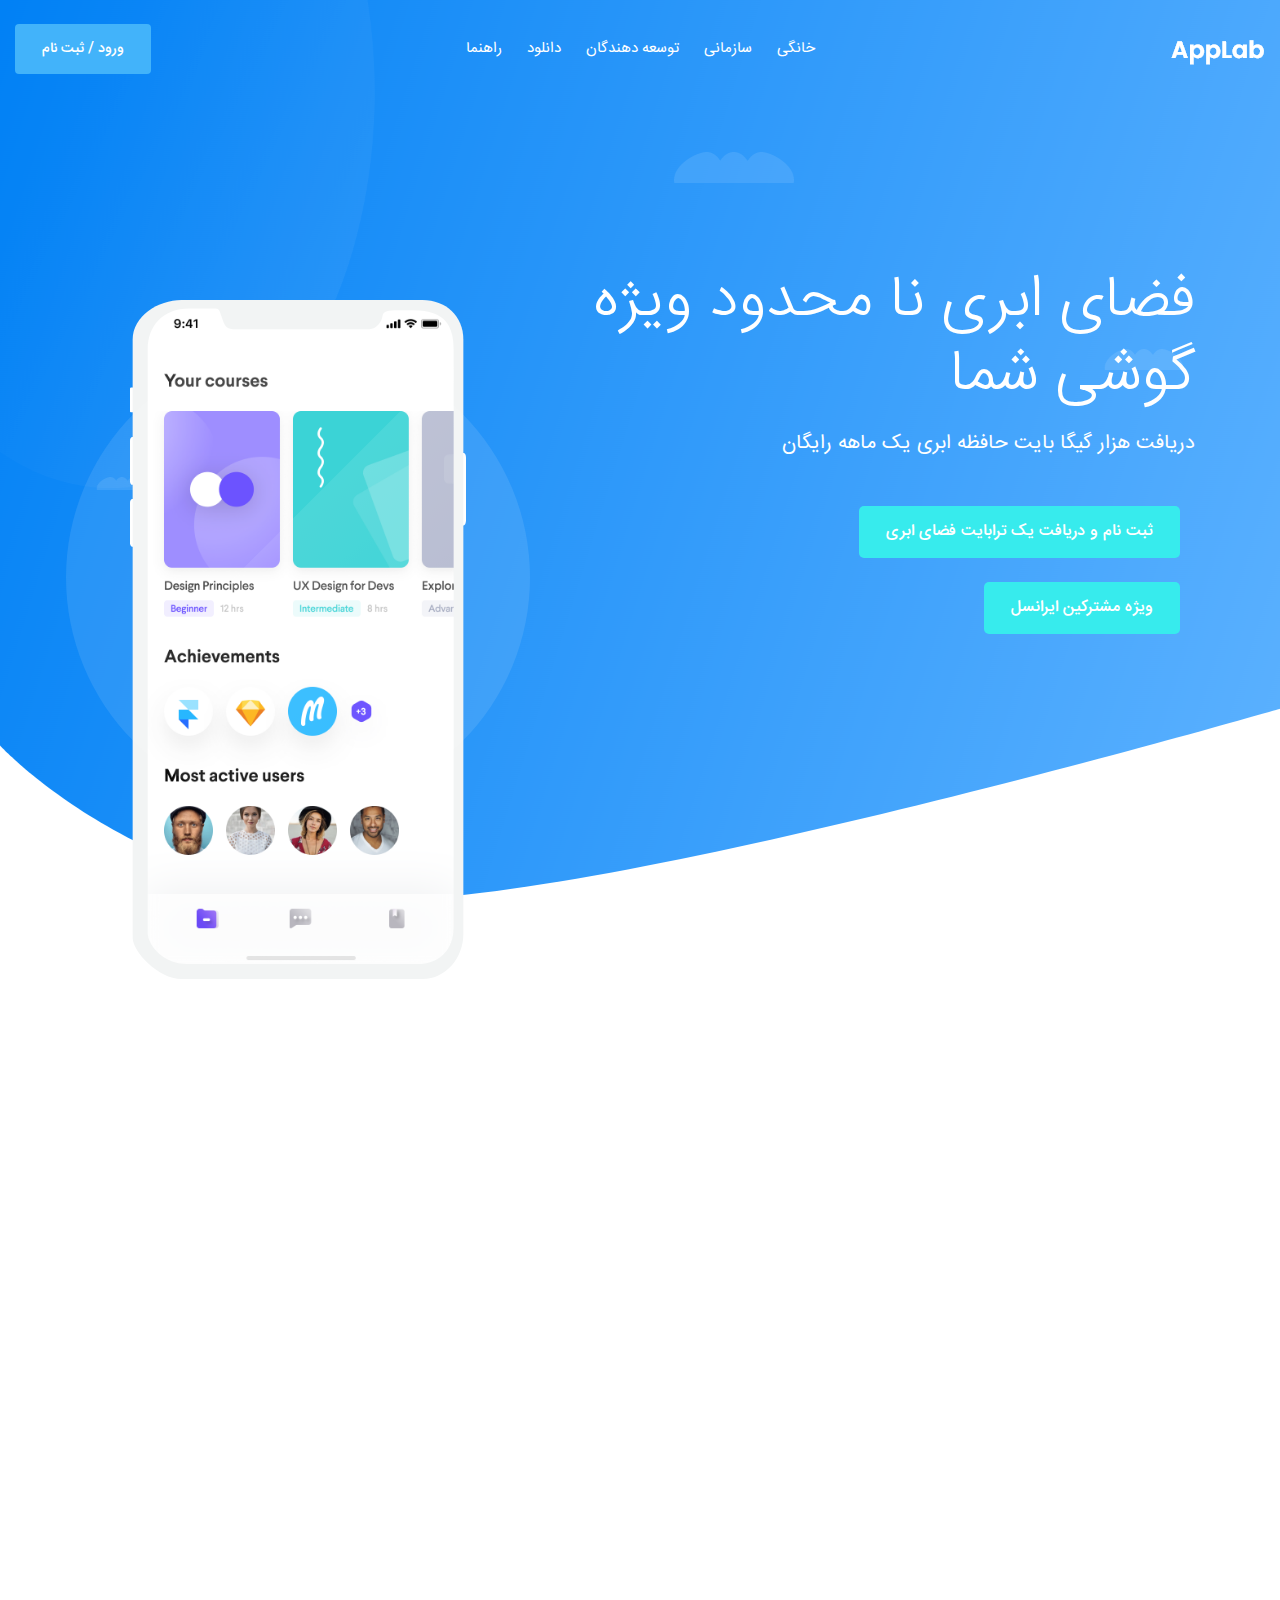
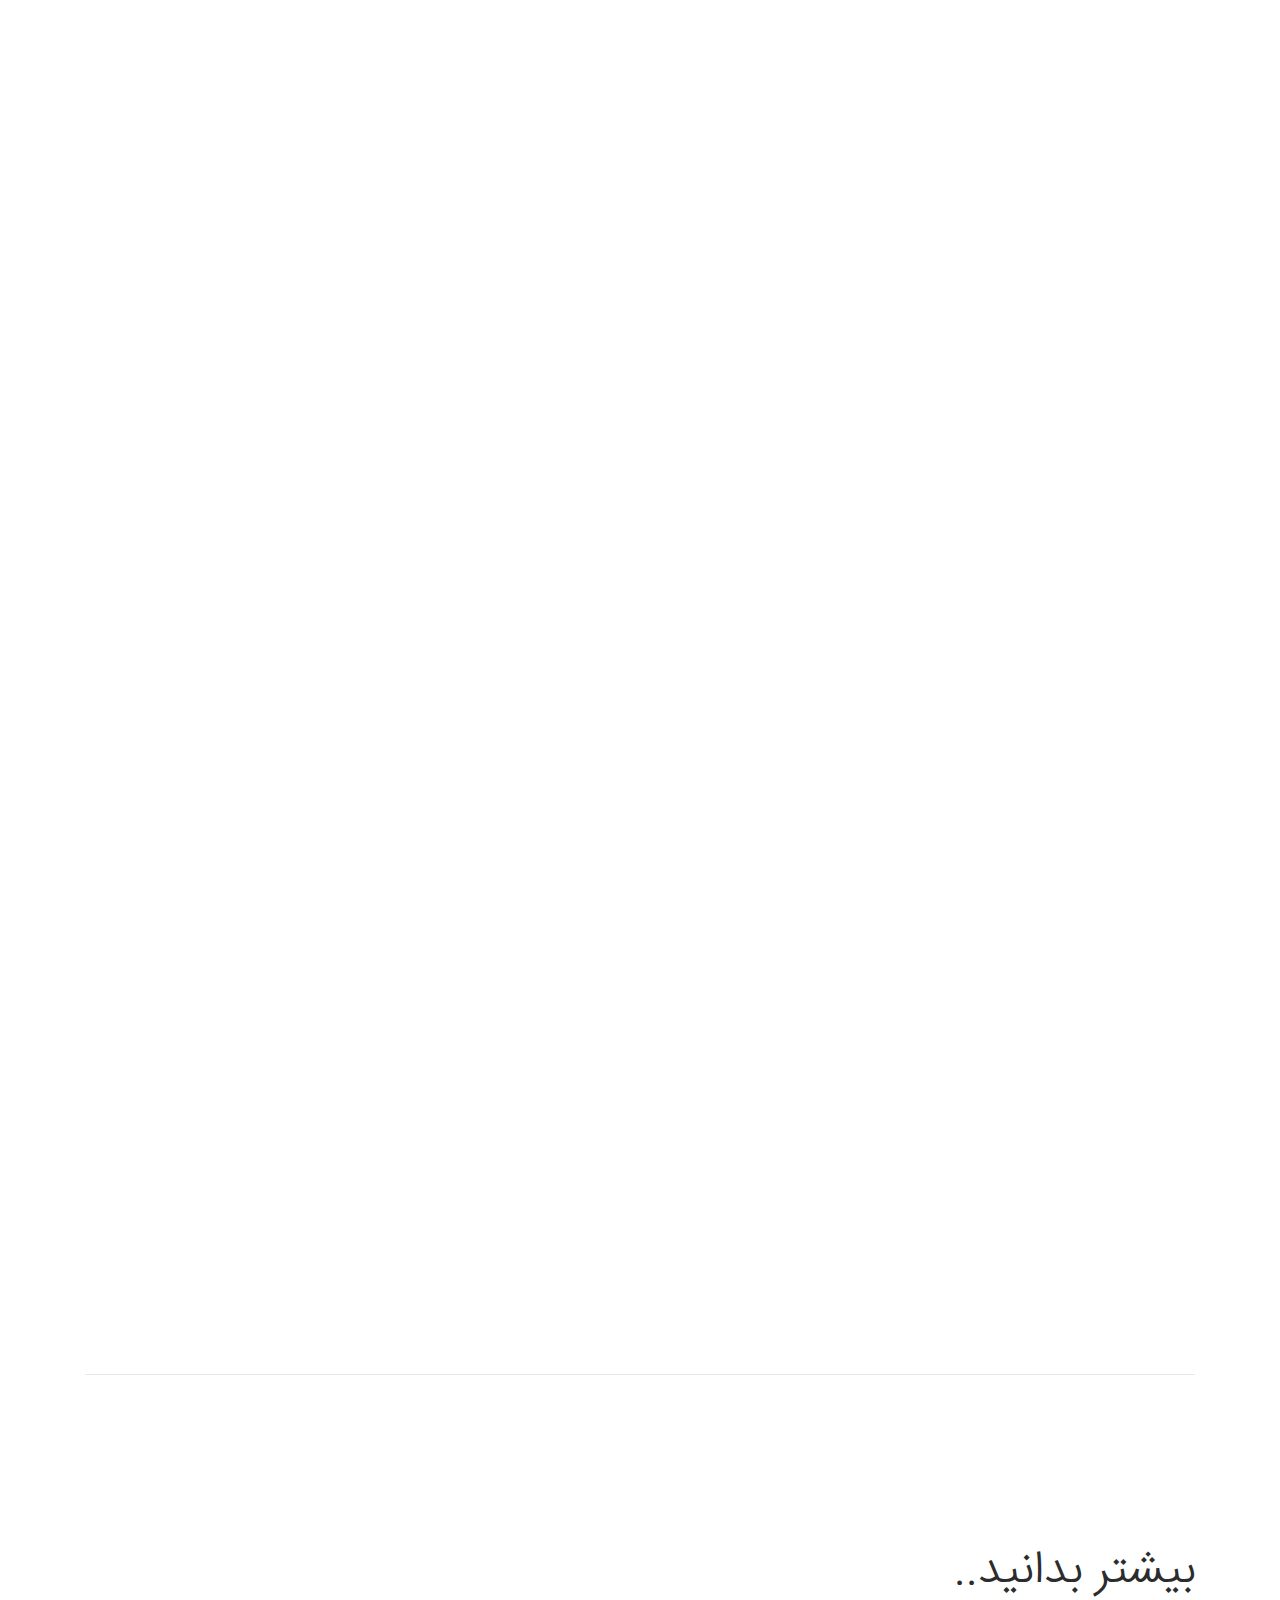
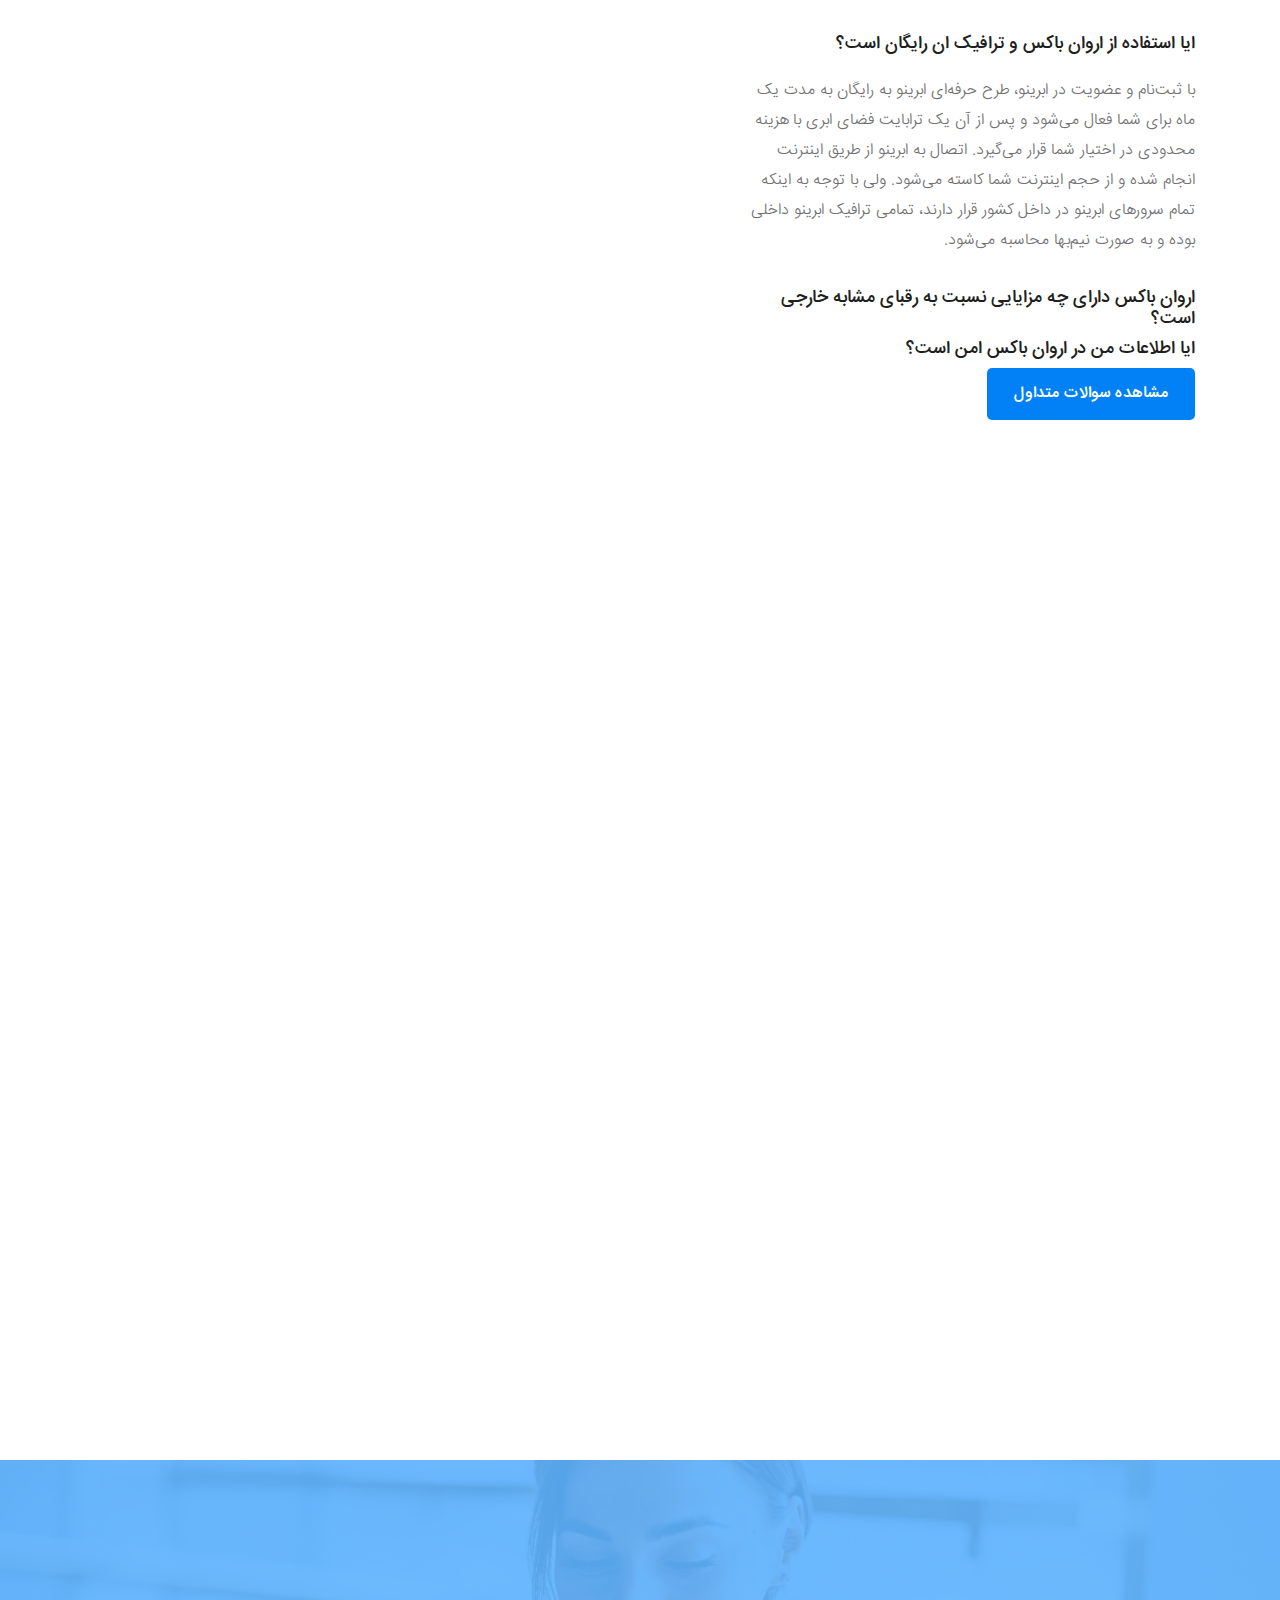
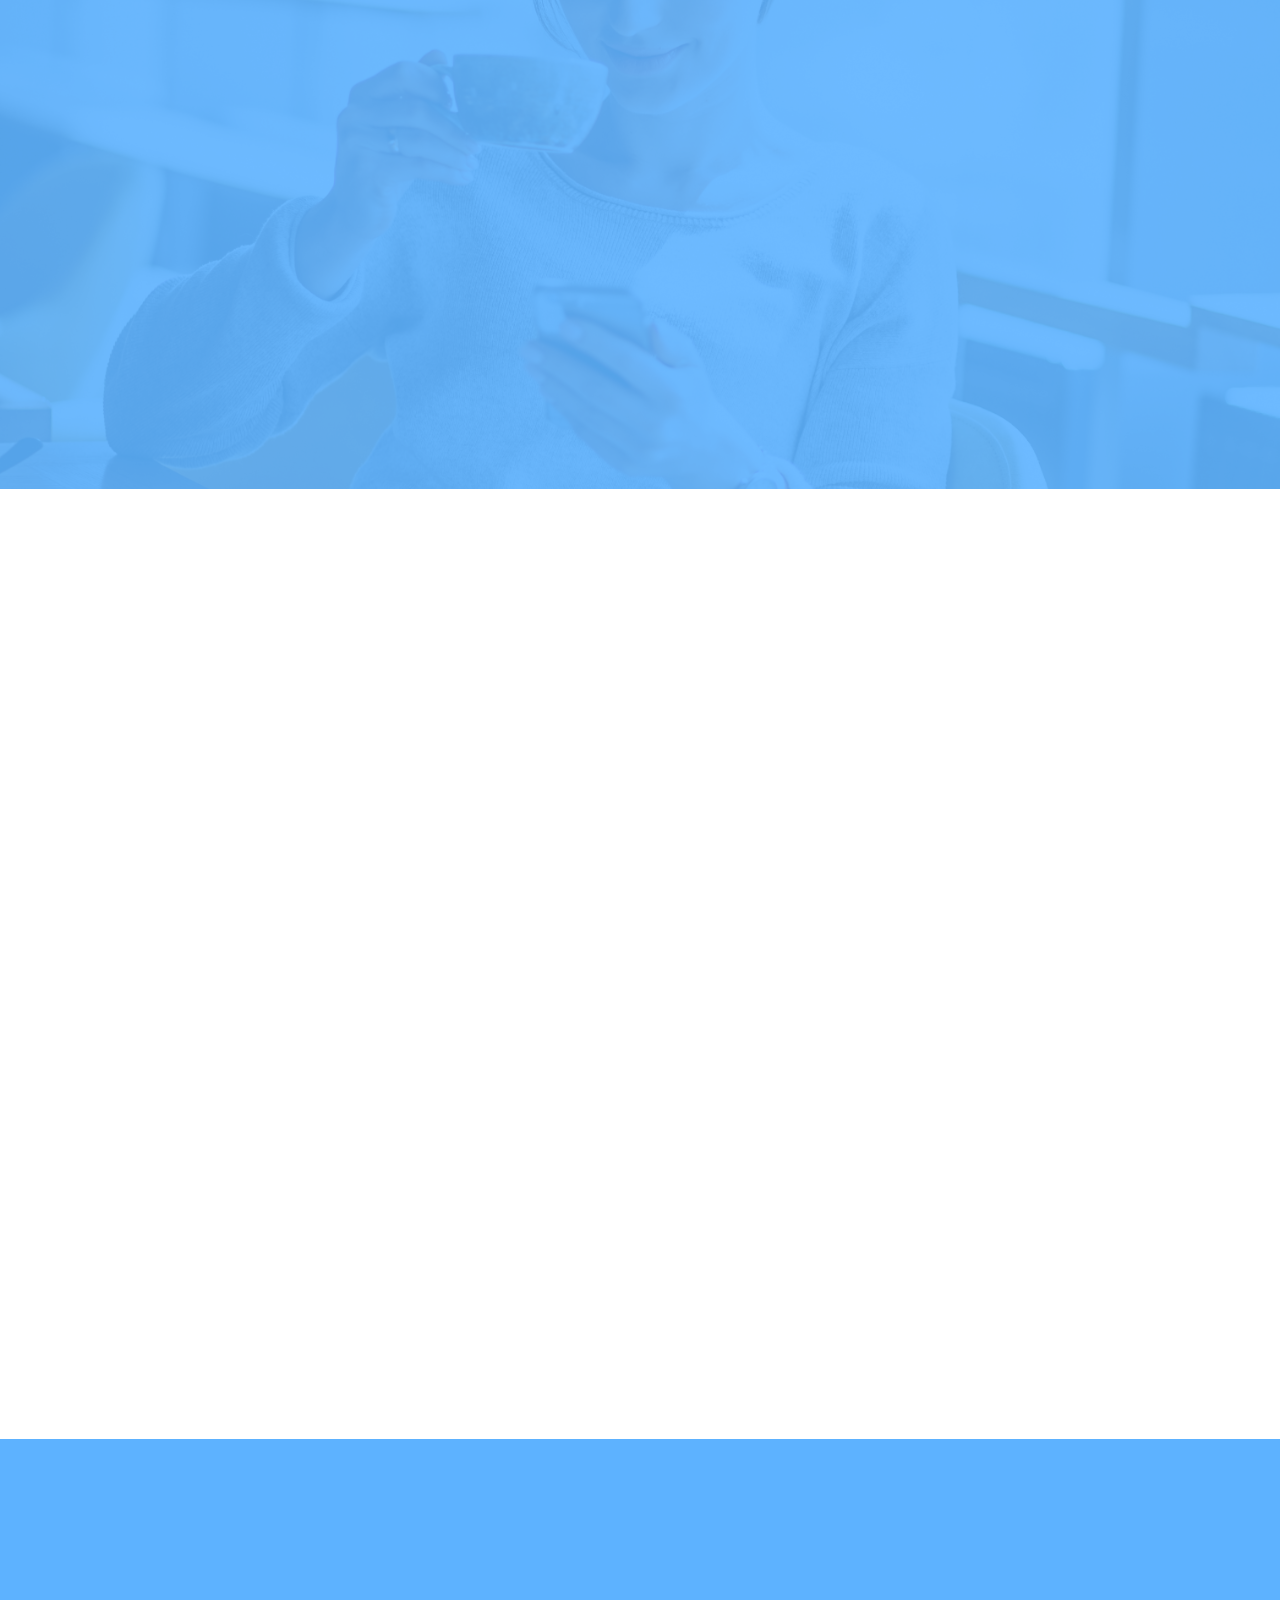
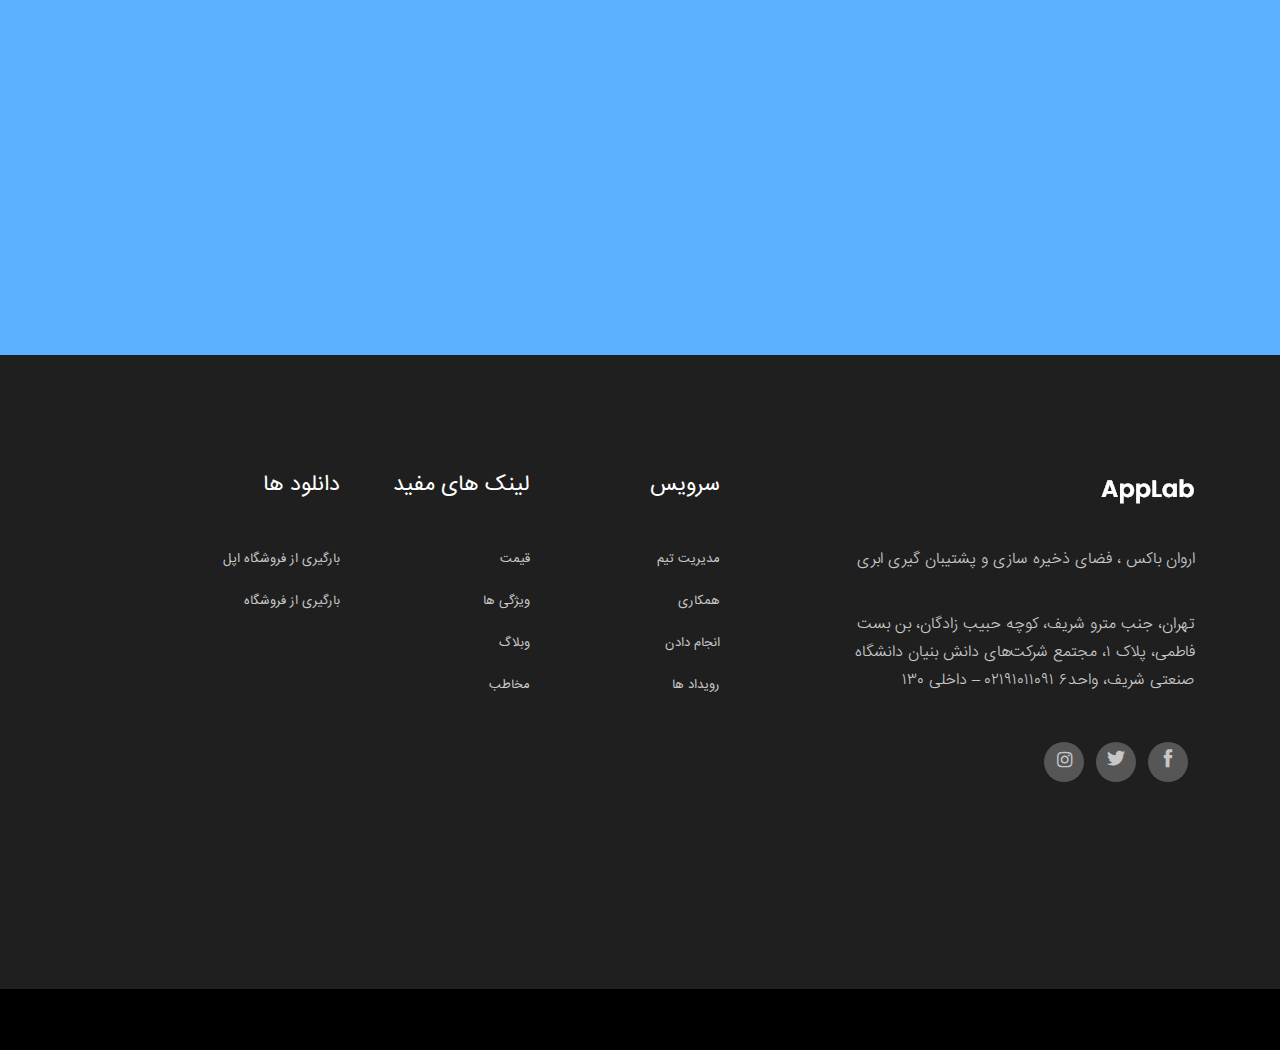
<file: index.html>
<!doctype html>
<html class="no-js" lang="zxx">

<head>
    <meta charset="utf-8">
    <meta http-equiv="x-ua-compatible" content="ie=edge">
    <title> آروان باکس</title>
    <meta name="description" content="">
    <meta name="viewport" content="width=device-width, initial-scale=1">

    <!-- <link rel="manifest" href="site.webmanifest"> -->
    <!-- Place favicon.ico in the root directory -->

    <!-- CSS here -->
    <link rel="stylesheet" href="css/bootstrap.min.css">
    <link rel="stylesheet" href="css/bootstrap-rtl.css">
    <link rel="stylesheet" href="css/owl.carousel.min.css">
    <link rel="stylesheet" href="css/magnific-popup.css">
    <link rel="stylesheet" href="css/font-awesome.min.css">
    <link rel="stylesheet" href="css/themify-icons.css">
    <link rel="stylesheet" href="css/nice-select.css">
    <link rel="stylesheet" href="css/flaticon.css">
    <link rel="stylesheet" href="css/gijgo.css">
    <link rel="stylesheet" href="css/animate.min.css">
    <link rel="stylesheet" href="css/slick.css">
    <link rel="stylesheet" href="css/slicknav.css">
    <link rel="stylesheet" href="css/style.css">
    <!-- <link rel="stylesheet" href="css/responsive.css"> -->
</head>

<body>
    <!--[if lte IE 9]>
            <p class="browserupgrade">You are using an <strong>outdated</strong> browser. Please <a href="https://browsehappy.com/">upgrade your browser</a> to improve your experience and security.</p>
        <![endif]-->

    <!-- header-start -->
    <header>
        <div class="header-area ">
            <div id="sticky-header" class="main-header-area">
                <div class="container-fluid">
                    <div class="row align-items-center">
                        <div class="col-xl-3 col-lg-2">
                            <div class="logo">
                                <a href="index.html">
                                    <img src="img/logo.png" alt="">
                                </a>
                            </div>
                        </div>
                        <div class="col-xl-6 col-lg-7">
                            <div class="main-menu  d-none d-lg-block">
                                <nav>
                                    <ul id="navigation">
                                        <li><a class="active" href="index.html">خانگی</a></li>
                                        <li><a href="features.html">سازمانی</a></li>
                                        <li><a href="Pricing.html">توسعه دهندگان</a></li>
                                        <li><a href="#">دانلود </a>
                                        </li>
                                        <li><a href="#">راهنما</a>
                                        </li>
                                    </ul>
                                </nav>
                            </div>
                        </div>
                        <div class="col-xl-3 col-lg-3 d-none d-lg-block">
                            <div class="Appointment">
                                <div class="book_btn d-none d-lg-block">
                                    <a  href="#">ورود / ثبت نام</a>
                                </div>
                            </div>
                        </div>
                        <div class="col-12">
                            <div class="mobile_menu d-block d-lg-none"></div>
                        </div>
                    </div>

                </div>
            </div>
        </div>
    </header>
    <!-- header-end -->

    <!-- slider_area_start -->
    <div class="slider_area">
        <div class="single_slider  d-flex align-items-center slider_bg_1">
            <div class="container">
                <div class="row align-items-center">
                    <div class="col-xl-7 col-md-6">
                        <div class="slider_text ">
                            <h3 class="wow fadeInDown" data-wow-duration="1s" data-wow-delay=".1s" >فضای ابری نا محدود ویژه گوشی شما <br>
                               </h3>
                            <p class="wow fadeInLeft" data-wow-duration="1s" data-wow-delay=".1s">   دریافت هزار گیگا بایت حافظه ابری یک ماهه رایگان</p>
                            <div class="video_service_btn wow fadeInLeft" data-wow-duration="1s" data-wow-delay=".1s">
                                <a href="#" class="boxed-btn3">ثبت نام و دریافت  یک ترابایت فضای ابری</a>
                            </div>
                            <br>
                            <div class="video_service_btn wow fadeInLeft" data-wow-duration="1s" data-wow-delay=".1s">
                                <a href="#" class="boxed-btn3"> ویژه مشترکین ایرانسل</a>
                            </div>
                        </div>
                    </div>
                    <div class="col-xl-5 col-md-6">
                        <div class="phone_thumb wow fadeInDown" data-wow-duration="1.1s" data-wow-delay=".2s">
                            <img src="img/ilstrator/phone.png" alt="">
                        </div>
                    </div>
                </div>
            </div>
        </div>
    </div>
    <!-- slider_area_end -->
    <!-- service_area  -->
    <div class="service_area">
        <div class="container">
            <div class="row">
                <div class="col-xl-12">
                    <div class="section_title text-center  wow fadeInUp" data-wow-duration=".5s" data-wow-delay=".3s">
                        <h3>آروان باکس <br>
                                </h3>
                                <br>
                                <p>اروان باکس شبیه یک هارد مجازی بسیار حجیم بر روی اینترنت است که شما با استفاده از اپ‌های در اختیار می‌توانید فایل‌ها و اطلاعات خود را به آسانی در آن ذخیره کنید، یا بخواهید به صورت خودکار از اطلاعات گوشی یا کامپیوتر شما نسخه پشتیبان تهیه شود. این هارد مجازی همیشه همراه شماست و در هر لحظه و هر زمان از طریق اینترنت می‌توانید به اطلاعاتی که در آن ذخیره کرده‌اید دسترسی داشته باشید، بدون اینکه هیچ فضایی از گوشی یا کامپیوتر شما اشغال کند یا حتی لازم باشد آنها را به همراه داشته باشید.

                                </p>
                    </div>
                </div>
            </div>
            <div class="row">
                <div class="col-lg-4 col-md-4">
                    <div class="single_service text-center wow fadeInUp" data-wow-duration=".6s" data-wow-delay=".4s">
                        <div class="thumb">
                                <img src="img/icon/2.svg" alt="">
                        </div>
                        <h3><a href="#">بازگردانی اطلاعات </a><br>
                                </h3>
                                <br>
                                <p>دسترسی به نسخه‌های پیشین فایل‌ها 
                                    و بازگردانی<br> اطلاعات حذف شده</p>
                    </div>
                </div>
                <div class="col-lg-4 col-md-4">
                        <div class="single_service text-center wow fadeInUp" data-wow-duration=".7s" data-wow-delay=".5s">
                                <div class="thumb">
                                        <img src="img/icon/1.svg" alt="">
                                </div>
                                <h3> <a href="#">پشتیبان گیری خودکار </a><br> 
                                       </h3>
                                       <br>
                                       <p>پشتیبان‌گیری خودکار از دفترچه تلفن،
                                          پیامک‌ها و <br>  سایر اطلاعات گوشی شما</p>
                            </div>
                </div>
                <div class="col-lg-4 col-md-4">

                            <div class="single_service text-center wow fadeInUp " data-wow-duration=".8s" data-wow-delay=".6s">
                                <div class="thumb">
                                        <img src="img/icon/3.svg" alt="">
                                </div>
                                <h3><a href="#">دسترسی همیشگی 
                                </a> </h3>
                                <br>
                                <p>اطلاعات ذخیره‌سازی شده در فضای ابری همیشه
                                    <br> و همه جا در دسترسی شما هستند</p>
                            </div>
                </div>
            </div>
            <div class="row">
                    <div class="col-lg-4 col-md-4">
                        <div class="single_service text-center wow fadeInUp" data-wow-duration=".6s" data-wow-delay=".4s">
                            <div class="thumb">
                                    <img src="img/icon/2.svg" alt="">
                            </div>
                            <h3><a href="#">همگام سازی اطلاعات  </a><br>
                                    </h3>
                                    <br>
                                    <p>  دستگاه‌های مختلف را باهم سینک کنید تا اطلاعات
                                        <br> آن‌ها همیشه بروز باشند</p>
                        </div>
                    </div>
                    <div class="col-lg-4 col-md-4">
                            <div class="single_service text-center wow fadeInUp" data-wow-duration=".7s" data-wow-delay=".5s">
                                    <div class="thumb">
                                            <img src="img/icon/1.svg" alt="">
                                    </div>
                                    <h3> <a href="#">   پشتیبان گیری درجا </a><br> 
                                           </h3>
                                           <br>
                                           <p>  از تصاویر گوشی به محض ثبت عکس توسط دوربین، 
                                               <br>به صورت خودکار بکاپ بگیرید</p>
                                </div>
                    </div>
                    <div class="col-lg-4 col-md-4">
    
                                <div class="single_service text-center wow fadeInUp " data-wow-duration=".8s" data-wow-delay=".6s">
                                    <div class="thumb">
                                            <img src="img/icon/3.svg" alt="">
                                    </div>
                                    <h3><a href="#">  اشتراک گذاری اطلاعات
                                    </a> </h3>
                                    <br>
                                    <p> به اشتراک‌گذاری عمومی و خصوصی اطلاعات ذخیره شده
                                        <br> در ابر با دیگران</p>
                                </div>
                    </div>
                </div>
        </div>
    </div>
    <!--/ service_area  -->

    <!-- service_area_2  -->
    <div class="service_area_2">
        <div class="container">
            <div class="row align-items-center">
               
                <div class="col-xl-5 offset-xl-1 col-lg-6 col-md-6 ">
                    <div class="mobile_screen wow fadeInRight" data-wow-duration=".8s" data-wow-delay=".5s">
                        <img src="img/ilstrator_img/mobile_screen.png" alt="">
                    </div>
                </div>
                <div class="col-xl-4 col-lg-4 col-md-6 wow fadeInLeft" data-wow-duration=".4s" data-wow-delay=".5s">
                        <div class="man_thumb">
                            <img src="img/ilstrator_img/man_walk.png" alt="">
                        </div>
                    </div>
            </div>
            <div class="service_content_wrap">
                <div class="row">
                    <div class="col-lg-4 col-md-4">
                        <div class="single_service  wow fadeInUp" data-wow-duration=".5s" data-wow-delay=".3s">
                             
                            <h3><a href="#">ثبت نام</a></h3>
                            <p>رایگان ثبت‌نام کنید، از ۱ ترابایت فضای رایگان ۱ ماهه لذت ببرید</p>
                        </div>
                    </div>
                    <div class="col-lg-4 col-md-4">
                        <div class="single_service  wow fadeInUp" data-wow-duration=".6s" data-wow-delay=".4s">
                             
                            <h3><a href="#">دانلود اپ ها</a></h3>
                            <p> با اپ‌های متنوع ابرینو از خدمات ابری لذت ببرید</p>
                        </div>
                    </div>
                    <div class="col-lg-4 col-md-4  wow fadeInUp" data-wow-duration=".7s" data-wow-delay=".5s">
                        <div class="single_service">
                             
                            <h3><a href="#">راهنما</a></h3>
                            <p> راهنمای نصب و استفاده از امکانات اپ‌های 
                               اروان باکس</p>
                        </div>
                    </div>
                </div>
            </div>
        </div>
    </div>
    <!--/ service_area_2  -->


    <!-- about  -->
    <div class="features_area ">
        <div class="container">
            <div class="features_main_wrap">
                    <div class="row  align-items-center">
                            <div class="col-xl-5 col-lg-5 col-md-6">
                                <div class="features_info2">
                                    <h3>بیشتر بدانید..
                                      </h3>
                                      <br>
                                      <h4>
                                          ایا استفاده از اروان باکس و ترافیک ان رایگان است؟
                                      </h4>
                                    <p>با ثبت‌نام و عضویت در ابرینو، طرح حرفه‌ای ابرینو به رایگان به مدت یک ماه برای شما فعال می‌شود و پس از آن یک ترابایت فضای ابری با هزینه محدودی در اختیار شما قرار می‌گیرد. اتصال به ابرینو از طریق اینترنت انجام شده و از حجم اینترنت شما کاسته می‌شود. ولی با توجه به اینکه تمام سرورهای ابرینو در داخل کشور قرار دارند، تمامی ترافیک ابرینو داخلی بوده و به صورت نیم‌بها محاسبه می‌شود.</p>
                                   
                                    <h4>  اروان باکس  دارای چه مزایایی نسبت به رقبای مشابه خارجی است؟</h4>
                                    <h4>ایا اطلاعات من در اروان باکس امن است؟</h4>
                                   
                                    <div class="about_btn">
                                        <a class="boxed-btn4" href="#">مشاهده سوالات متداول</a>
                                    </div>
                                </div>
                            </div>
                            <div class="col-xl-5 col-lg-5 offset-xl-1 offset-lg-1 col-md-6 ">
                                <div class="about_draw wow fadeInUp" data-wow-duration=".7s" data-wow-delay=".5s">
                                    <img src="img/ilstrator_img/draw.png" alt="">
                                </div>
                            </div>
                    </div>
            </div>
            <div class="features_main_wrap">
                    <div class="row  align-items-center">
                            <div class="col-xl-5 col-lg-5 offset-xl-1 offset-lg-1 col-md-6">
                                <div class="about_image wow fadeInLeft" data-wow-duration=".4s" data-wow-delay=".3s">
                                    <img src="img/ilstrator_img/phone.png" alt="">
                                </div>
                            </div>
                            <div class="col-xl-6 col-lg-6 col-md-6">
                                <div class="features_info">
                                    <h3 class="wow fadeInUp" data-wow-duration=".5s" data-wow-delay=".3s" >تولید کننده لورم ایپسوم <br>
                                            </h3>
                                    <p class="wow fadeInUp" data-wow-duration=".6s" data-wow-delay=".4s"  > ورم ایپسوم متن ساختگی با تولید سادگی نامفهوم از صنعت چاپ و با استفاده از طراحان گرافیک است. چاپگرها و متون بلکه روزنامه و مجله در ستون و سطرآنچنان که لازم است و برای شرایط فعلی تکنولوژی مورد نیاز و کاربردهای متنوع با هدف بهبود ابزارهای کاربردی می باشد.</p>
                                    <ul>
                                        <li class="wow fadeInUp" data-wow-duration=".7s" data-wow-delay=".5s" >توصیه‌ی من به سایر افراد ناتوان و از کار افتاده می‌تواند این باشد </li>
                                        <li class="wow fadeInUp" data-wow-duration=".8s" data-wow-delay=".6s" > توصیه‌ی من به سایر افراد ناتوان و از کار افتاده می‌تواند این باشد </li>
                                        <li class="wow fadeInUp" data-wow-duration=".9s" data-wow-delay=".7s" >توصیه‌ی من به سایر افراد ناتوان و از کار افتاده می‌تواند این باشد</li>
                                    </ul>
            
                                    <div class="about_btn wow fadeInUp" data-wow-duration=".10s" data-wow-delay=".8s" >
                                        <a class="boxed-btn4" href="#">دانلود</a>
                                    </div>
                                </div>
                            </div>
                        </div>
            </div>
        </div>
    </div>
    <!--/ about  -->
    <!-- testmonial_area  -->
    <div class="testmonial_area">
        <div class="container">
            <div class="col-xl-12">
                <div class="testmonial_active owl-carousel">
                    <div class="single_testmonial text-center wow fadeInUp" data-wow-duration=".5s" data-wow-delay=".3s">
                        <div class="section_title">
                            <h3>برای سازمان خود دنبال راهکار هستید؟ <br>
                                    </h3>
                        </div>
                        <p>
                                
راهکار سازمانی ابرینو با افرودن ویژگی‌ها و امکانات مورد نیاز کسب و کارهای داخلی آماده خدمت رسانی به شماست.
                        </p>
                        <div class="rating_author">
                             
                             <h3><a href="#">     
                                    ورود به بخش سازمانی</a> </h3>
                            
                        </div>
                    </div>
                    <div class="single_testmonial text-center wow fadeInUp" data-wow-duration=".5s" data-wow-delay=".3s">
                        <div class="section_title">
                            <h3>برای سازمان خود دنبال راهکار هستید؟
                                    
                                    </h3>
                        </div>
                        <p>
                                راهکار سازمانی ابرینو با افرودن ویژگی‌ها و امکانات مورد نیاز کسب و کارهای داخلی آماده خدمت رسانی به شماست.
                        </p>
                        <div class="rating_author">
                             
                          <h3><a href="#"> ورود به بخش سازمانی
                            </a></h3>
                                  
                        </div>
                    </div>
                    <div class="single_testmonial text-center wow fadeInUp" data-wow-duration=".5s" data-wow-delay=".3s">
                        <div class="section_title">
                            <h3>برای سازمان خود دنبال راهکار هستید؟ <br>
                                    </h3>
                        </div>
                        <p>
                                
راهکار سازمانی ابرینو با افرودن ویژگی‌ها و امکانات مورد نیاز کسب و کارهای داخلی آماده خدمت رسانی به شماست
                        </p>
                        <div class="rating_author">
                             <h3><a href="#">
                                   ورود به بخش سازمانی</a></h3>
                             
                        </div>
                    </div>
                    <div class="single_testmonial text-center wow fadeInUp" data-wow-duration=".5s" data-wow-delay=".3s">
                        <div class="section_title">
                            <h3>برای سازمان خود دنبال راهکار هستید؟ <br>
                                   </h3>
                        </div>
                        <p>
                               
راهکار سازمانی ابرینو با افرودن ویژگی‌ها و امکانات مورد نیاز کسب و کارهای داخلی آماده خدمت رسانی به شماست.
                        </p>
                        <div class="rating_author">
                             <h3><a href="#">
                                   ورود به بخش سازمانی</a></h3>
                             
                        </div>
                    </div>
                </div>
            </div>
        </div>
    </div>
    <!--/ testmonial_area  -->

    <!-- prising_area  -->
    <div class="prising_area">
        <div class="container">
            <div class="row">
                <div class="col-xl-12">
                    <div class="section_title text-center wow fadeInUp" data-wow-duration=".5s" data-wow-delay=".5s">
                        <h3>طرح های اروان باکس</h3>
                         
                    </div>
                </div>
            </div>
            <div class="row no-gutters align-items-center">
                <div class="col-xl-4 col-md-4">
                    <div class="single_prising text-center wow fadeInUp" data-wow-duration=".7s" data-wow-delay=".8s">
                        <div class="prising_header d-flex justify-content-between">
                            <h3>یک ماهه</h3>
                            <span>۱۹,۵۰۰ تومان</span>
                        </div>
                        <ul>
                            <li>به ازای هر کاربر</li>
                            <li>یک ترابایت فضای ابری، اپ‌های متنوع، امکان اتصال تا</li>
                            <li>پنج دستگاه مختلف و </li>
                            <li> <a href="#">ویژگی های طرح</a></li>
                        </ul>
                        <div class="prising_bottom">
                            <a href="#" class="get_now prising_btn">خرید طرح</a>
                        </div>
                    </div>
                </div>
                <div class="col-xl-4 col-md-4">
                    <div class="single_prising text-center wow fadeInUp" data-wow-duration=".6s" data-wow-delay=".6s">
                        <div class="prising_header d-flex justify-content-between pink_header">
                            <h3>سه ماهه</h3>
                            <span>۵۴,۵۰۰ تومان</span>
                        </div>
                        <ul>
                            <li>به ازای هر کاربر</li>
                            <li>هزینه سه ماه خود را یکجا پرداخت کنید و یک فصل را در</li>
                            <li>آرامش سپری کنید.</li>
                             
                            <li><a href="#">ویژگی های طرح</a></li>
                        </ul>
                        <div class="prising_bottom">
                            <a href="#" class="get_now prising_btn">خرید طرح</a>
                        </div>
                    </div>
                </div>
                <div class="col-xl-4 col-md-4">
                    <div class="single_prising text-center wow fadeInUp" data-wow-duration=".7s" data-wow-delay=".8s">
                        <div class="prising_header d-flex justify-content-between green_header">
                            <h3>شش ماهه</h3>
                            <span>۱۰۴,۵۰۰ تومان</span>
                        </div>
                        <ul>
                            <li>به ازای هر کاربر</li>
                            <li>هزینه استفاده شش ماه خود را یکجا پرداخت کنید و پنج</li>
                            <li>درصد تخفیف بگیرید.</li>
                            <li><a href="#">ویژگی های طرح</a></li>
                        </ul>
                        <div class="prising_bottom">
                            <a href="#" class="get_now prising_btn">خرید طرح</a>
                        </div>
                    </div>
                </div>
            </div>
        </div>
    </div>
    <!--/ prising_area  -->

    <!-- productivity_area  -->
    <div class="productivity_area">
        <div class="container">
            <div class="row align-items-center">
                <div class="col-xl-7 col-md-12 col-lg-6">
                    <h3 class="wow fadeInDown" data-wow-duration="1s" data-wow-delay=".1s">  لورم ایپسوم متن ساختگی با تولید سادگی نامفهوم از صنعت چاپ و با استفاده از طراحان گرافیک است. 
                            </h3>
                </div>
                <div class="col-xl-5 col-md-12 col-lg-6">
                    <div class="app_download wow fadeInDown" data-wow-duration="1s" data-wow-delay=".1s">
                        <a href="#" >
                                <img src="img/ilstrator/app.svg" alt="">
                        </a>
                        <a href="#">
                                <img src="img/ilstrator/play.svg" alt="">
                        </a>
                        
                    </div>
                </div>
            </div>
        </div>
    </div>
    <!--/ productivity_area  -->

    <!-- footer start -->
    <footer class="footer">
        <div class="footer_top">
            <div class="container">
                <div class="row">
                    <div class="col-xl-4 col-md-6 col-lg-4">
                        <div class="footer_widget">
                            <div class="footer_logo">
                                <a href="#">
                                    <img src="img/logo.png" alt="">
                                </a>
                            </div>
                            <p>
                                    اروان باکس ، فضای ذخیره سازی و پشتیبان گیری ابری
                            </p>
                            <br>
                            <p>تهران، جنب مترو شریف، کوچه حبیب زادگان، بن بست فاطمی، پلاک ۱، مجتمع شرکت‌های دانش بنیان دانشگاه صنعتی شریف، واحد۶
                                    ۰۲۱۹۱۰۱۱۰۹۱ – داخلی ۱۳۰</p>
                            <div class="socail_links">
                                <ul>
                                    <li>
                                        <a href="#">
                                            <i class="ti-facebook"></i>
                                        </a>
                                    </li>
                                    <li>
                                        <a href="#">
                                            <i class="ti-twitter-alt"></i>
                                        </a>
                                    </li>
                                    <li>
                                        <a href="#">
                                            <i class="fa fa-instagram"></i>
                                        </a>
                                    </li>
                                </ul>
                            </div>

                        </div>
                    </div>
                    <div class="col-xl-2 offset-xl-1 col-md-6 col-lg-3">
                        <div class="footer_widget">
                            <h3 class="footer_title">
                                  سرویس
                            </h3>
                            <ul>
                                <li><a href="#">مدیریت تیم</a></li>
                                <li><a href="#">همکاری</a></li>
                                <li><a href="#">انجام دادن</a></li>
                                <li><a href="#">رویداد ها</a></li>
                            </ul>

                        </div>
                    </div>
                    <div class="col-xl-2 col-md-6 col-lg-2">
                        <div class="footer_widget">
                            <h3 class="footer_title">
                                    لینک های مفید
                            </h3>
                            <ul>
                                <li><a href="#">قیمت</a></li>
                                <li><a href="#">ویژگی ها</a></li>
                                <li><a href="#">وبلاگ</a></li>
                                <li><a href="#">مخاطب</a></li>
                            </ul>
                        </div>
                    </div>
                    <div class="col-xl-3 col-md-6 col-lg-3">
                        <div class="footer_widget">
                            <h3 class="footer_title">
                                   دانلود ها
                            </h3>
                            <ul>
                                <li>
                                    <a href="#">
                                       بارگیری از فروشگاه اپل

                                    </a>
                                </li>
                                <li><a href="#">
                                        بارگیری از فروشگاه
                                    </a>
                                </li>
                                </ul>
                        </div>
                    </div>
                </div>
            </div>
        </div>
        <div class="copy-right_text">
            <div class="container">
                <div class="footer_border"></div>
                <div class="row">
                    <div class="col-xl-12">
                        <p class="copy_right text-center">
                            <!-- Link back to Colorlib can't be removed. Template is licensed under CC BY 3.0. -->
    
<!-- Link back to Colorlib can't be removed. Template is licensed under CC BY 3.0. -->
                        </p>
                    </div>
                </div>
            </div>
        </div>
    </footer>
    <!--/ footer end  -->

    <!-- JS here -->
    <script src="js/vendor/modernizr-3.5.0.min.js"></script>
    <script src="js/vendor/jquery-1.12.4.min.js"></script>
    <script src="js/popper.min.js"></script>
    <script src="js/bootstrap.min.js"></script>
    <script src="js/owl.carousel.min.js"></script>
    <script src="js/isotope.pkgd.min.js"></script>
    <script src="js/ajax-form.js"></script>
    <script src="js/waypoints.min.js"></script>
    <script src="js/jquery.counterup.min.js"></script>
    <script src="js/imagesloaded.pkgd.min.js"></script>
    <script src="js/scrollIt.js"></script>
    <script src="js/jquery.scrollUp.min.js"></script>
    <script src="js/wow.min.js"></script>
    <script src="js/nice-select.min.js"></script>
    <script src="js/jquery.slicknav.min.js"></script>
    <script src="js/jquery.magnific-popup.min.js"></script>
    <script src="js/plugins.js"></script>
    <script src="js/gijgo.min.js"></script>

    <!--contact js-->
    <script src="js/contact.js"></script>
    <script src="js/jquery.ajaxchimp.min.js"></script>
    <script src="js/jquery.form.js"></script>
    <script src="js/jquery.validate.min.js"></script>
    <script src="js/mail-script.js"></script>

    <script src="js/main.js"></script>
</body>

</html>
</file>
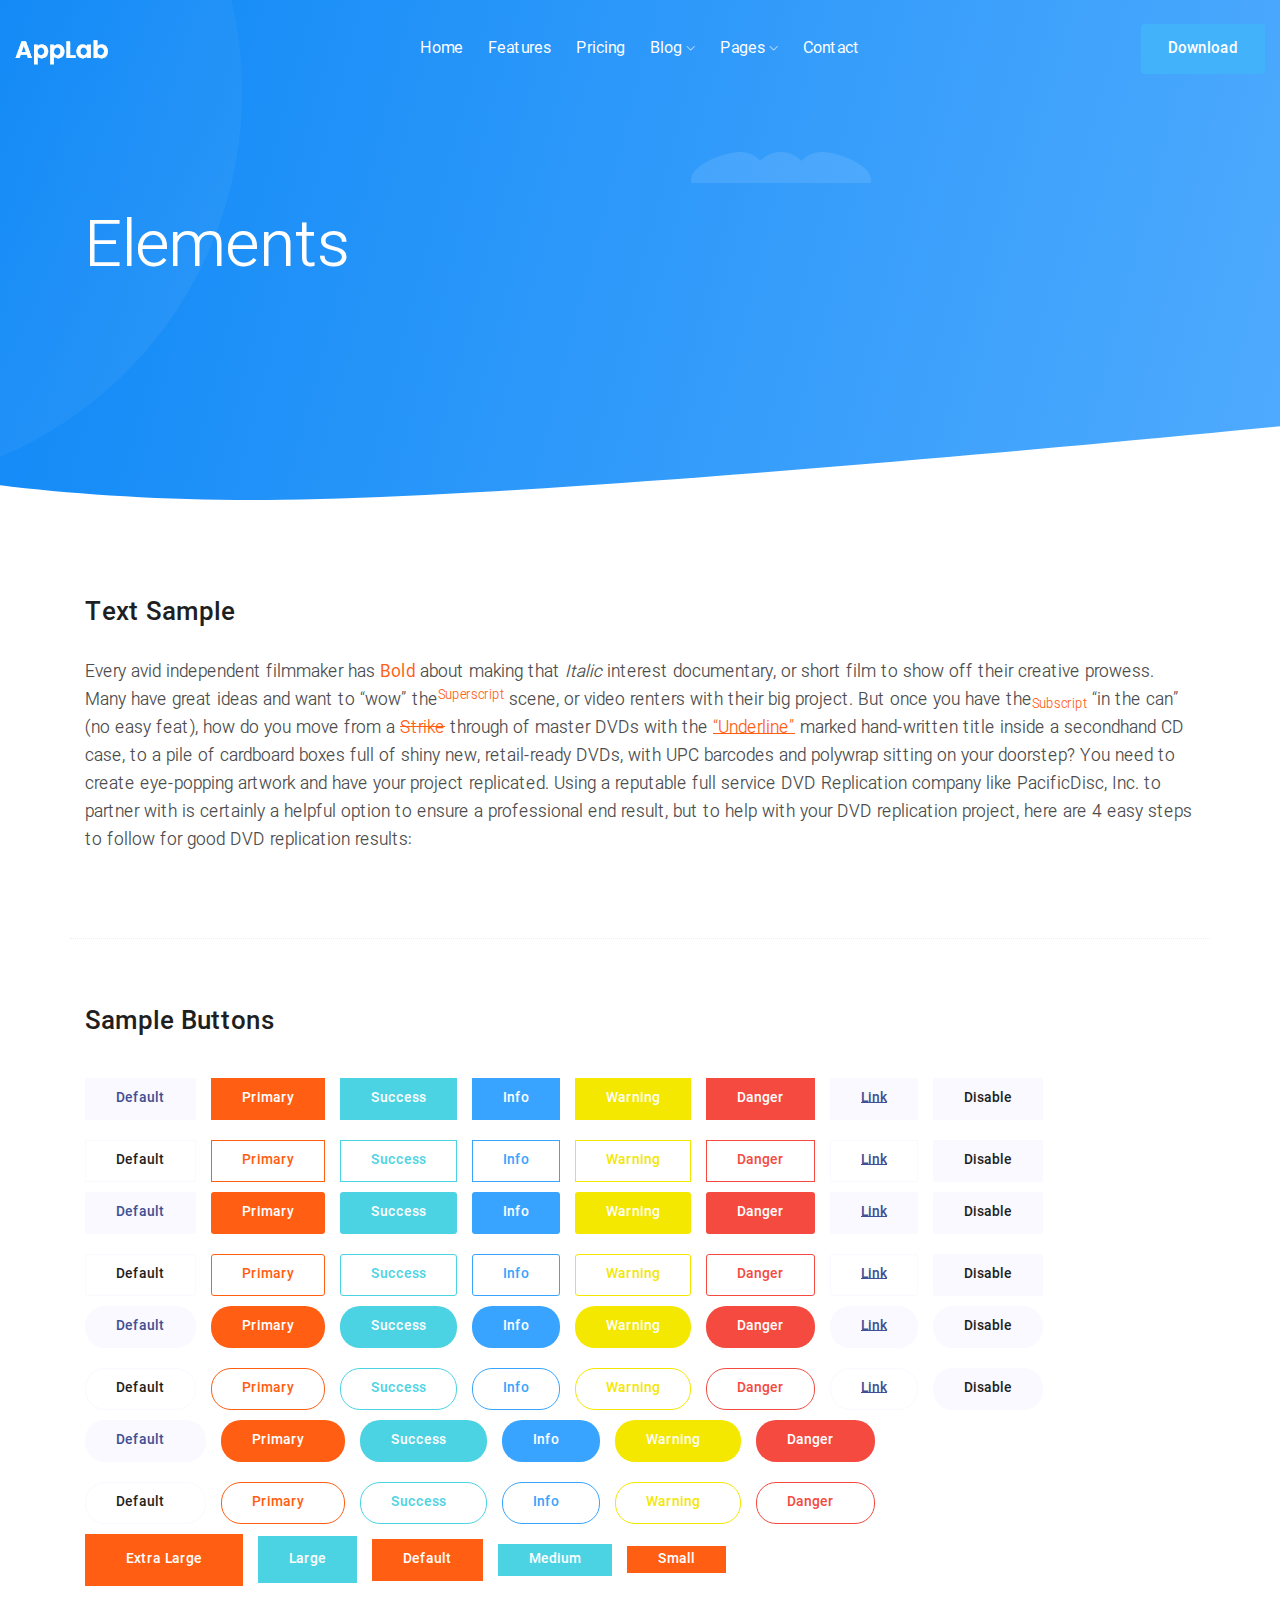
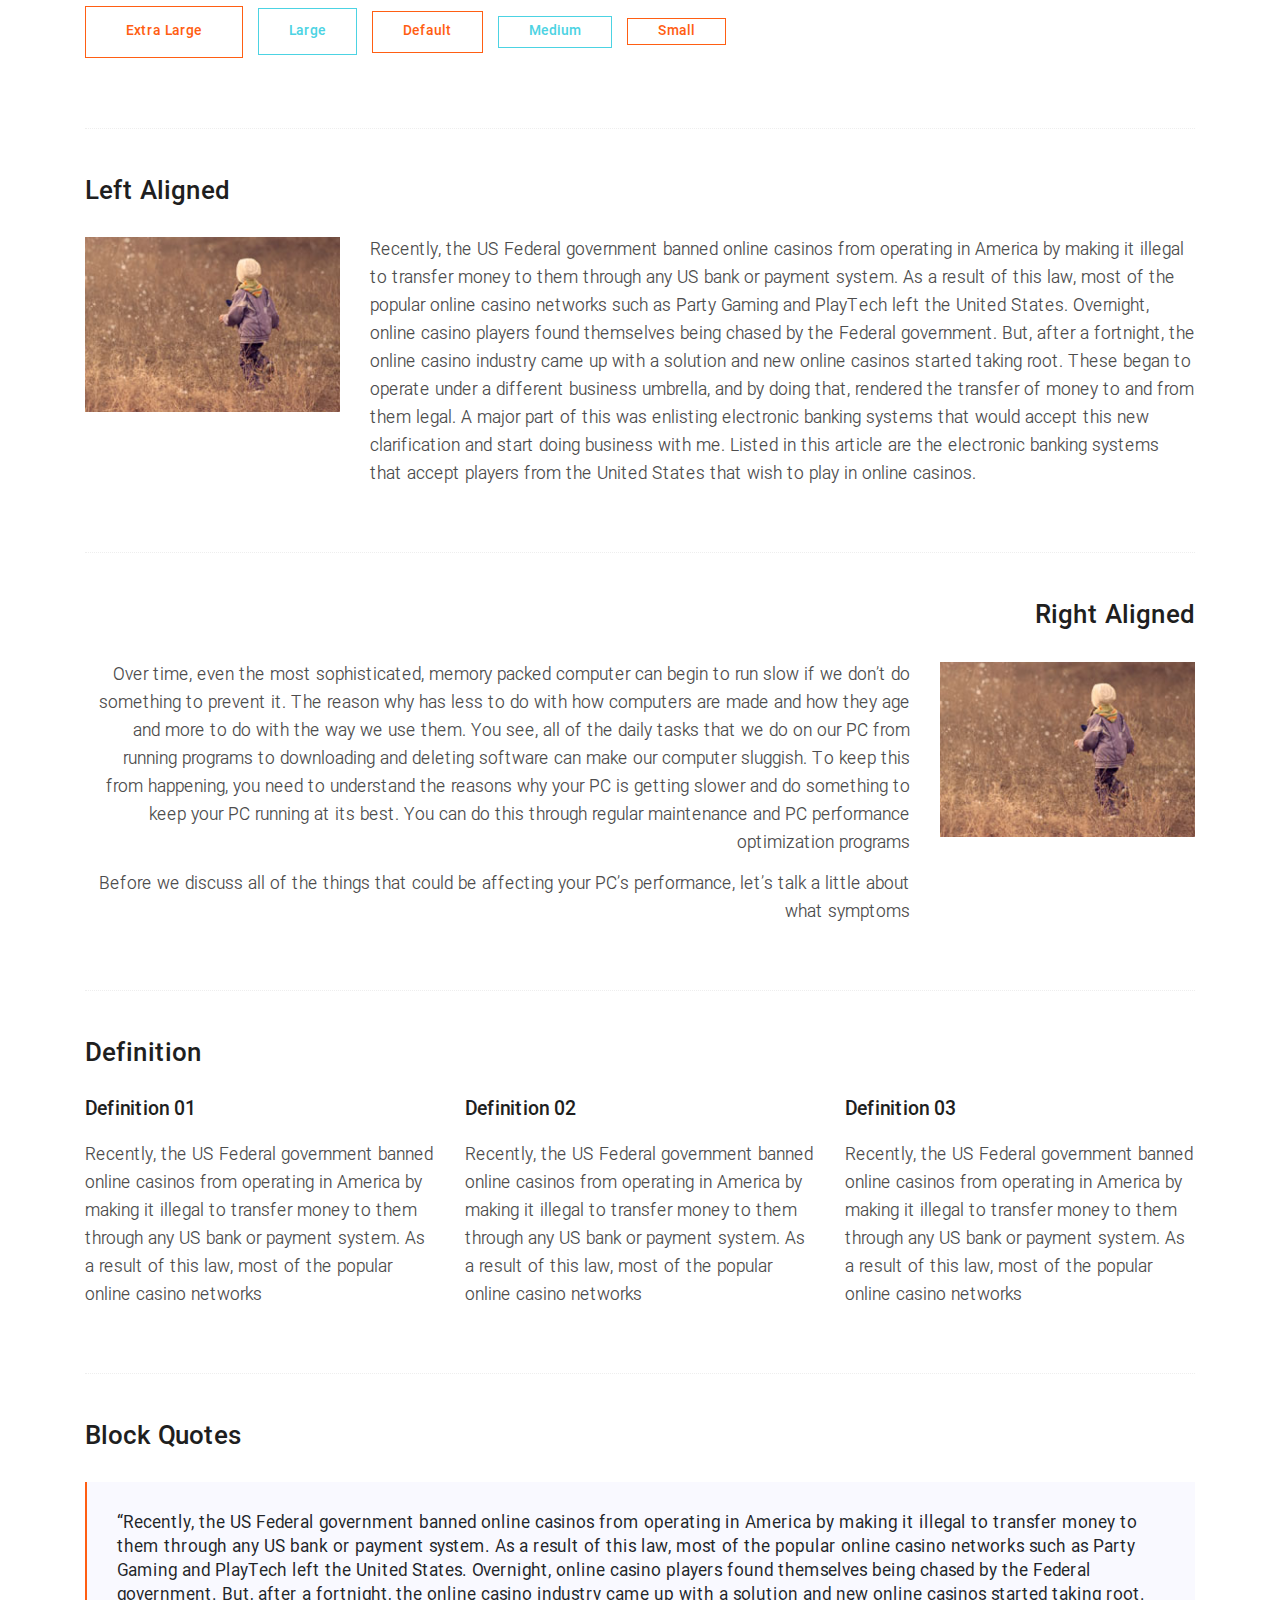
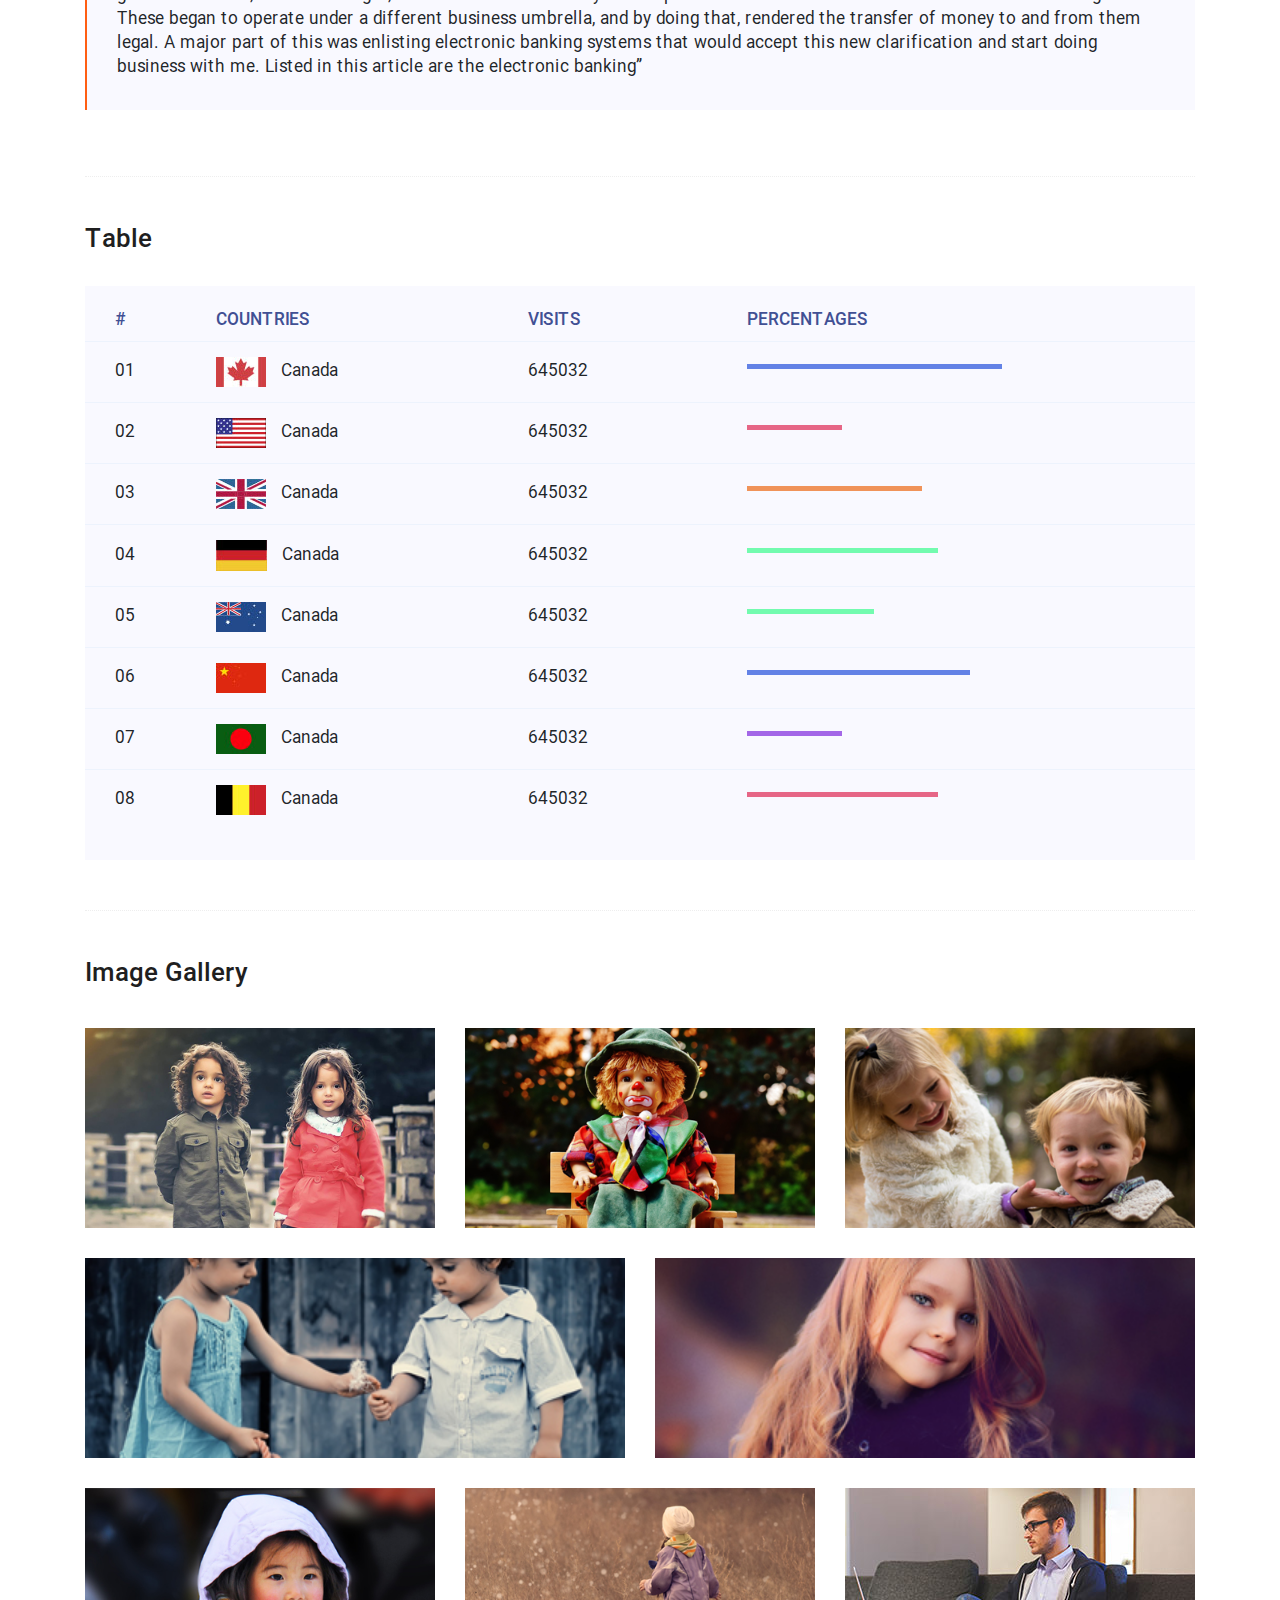
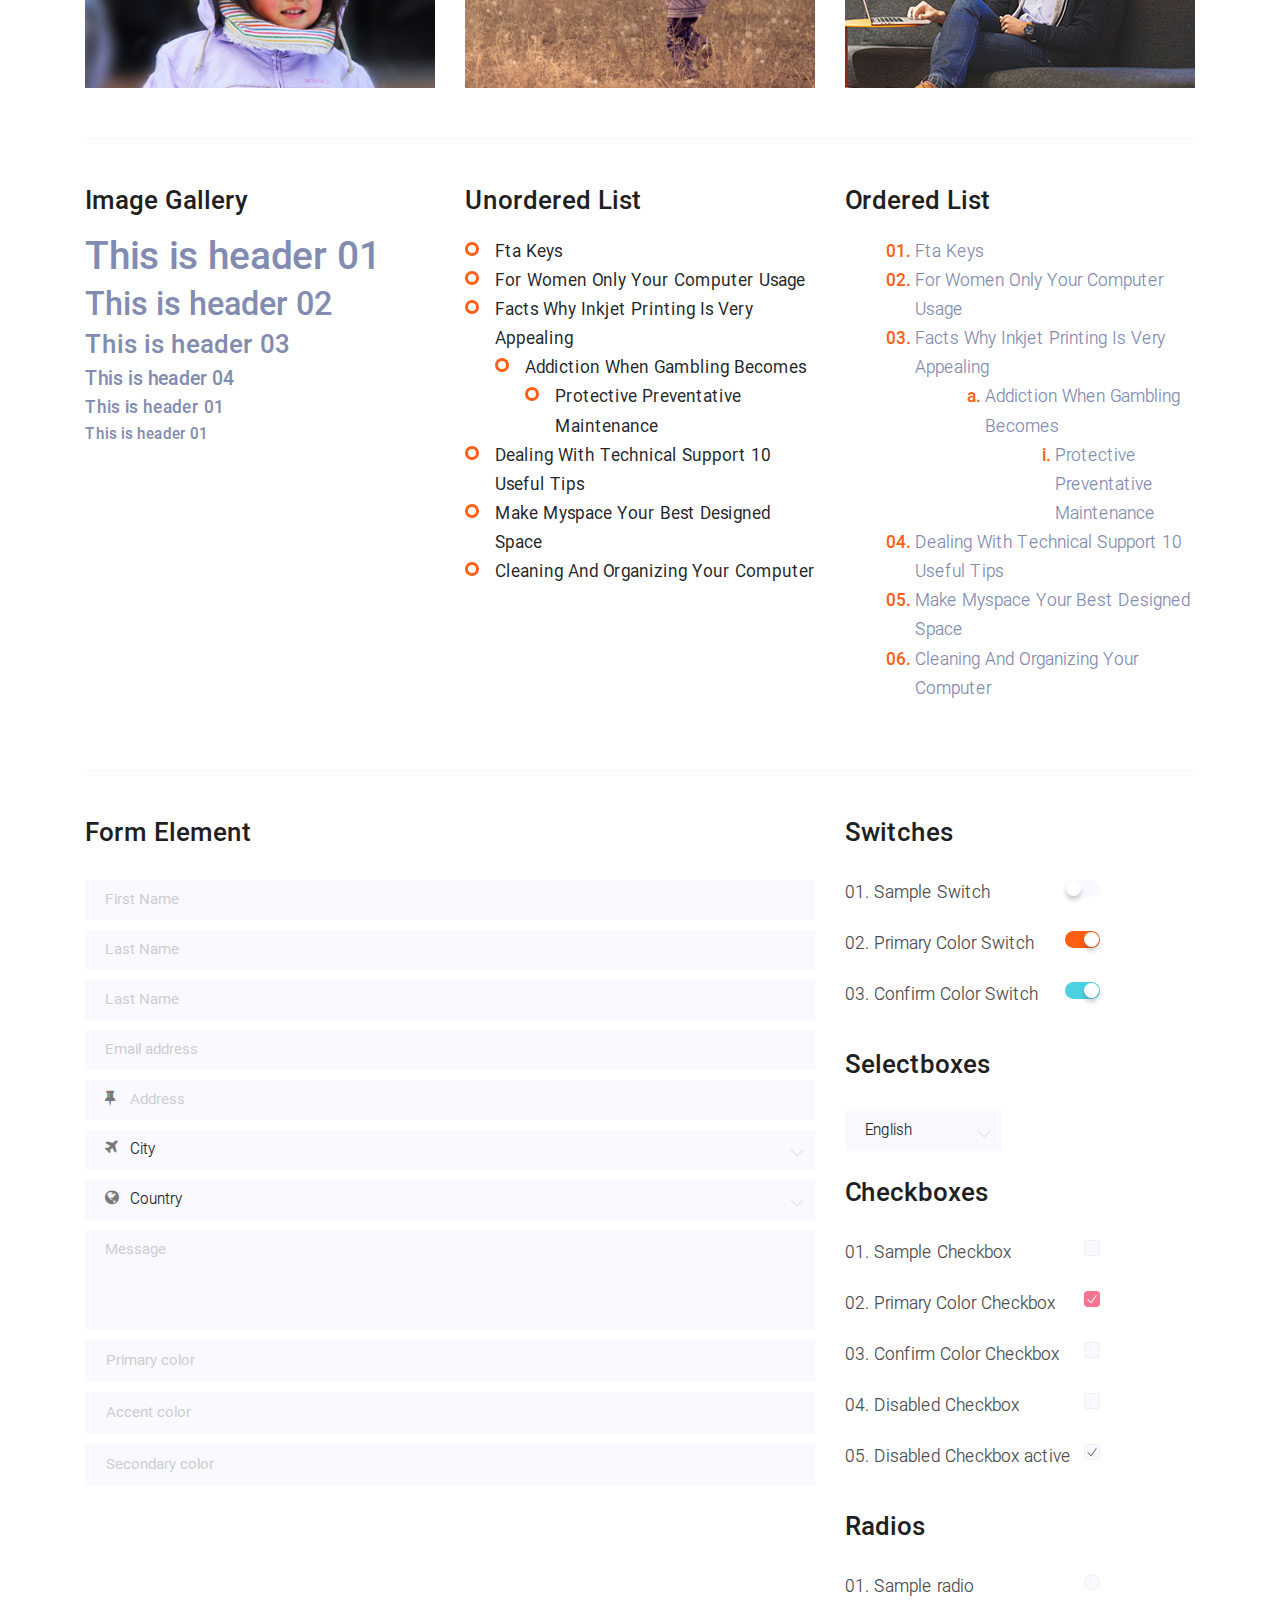
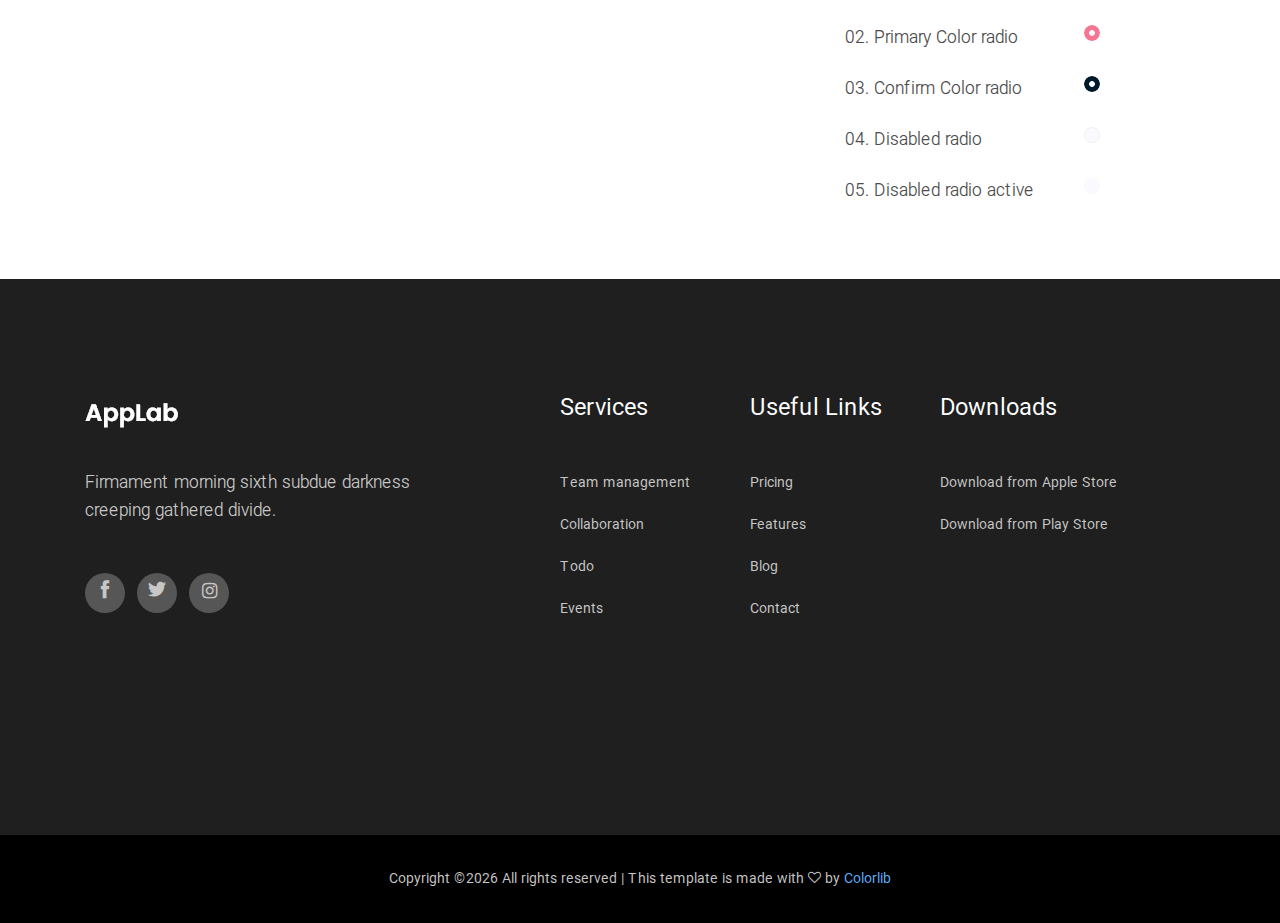
<file: elements.html>
<!doctype html>
<html class="no-js" lang="zxx">

<head>
	<meta charset="utf-8">
	<meta http-equiv="x-ua-compatible" content="ie=edge">
	<title>AppLab</title>
	<meta name="description" content="">
	<meta name="viewport" content="width=device-width, initial-scale=1">

	<!-- <link rel="manifest" href="site.webmanifest"> -->
	<!-- Place favicon.ico in the root directory -->

	<!-- CSS here -->
	<link rel="stylesheet" href="css/bootstrap.min.css">
	<link rel="stylesheet" href="css/owl.carousel.min.css">
	<link rel="stylesheet" href="css/magnific-popup.css">
	<link rel="stylesheet" href="css/font-awesome.min.css">
	<link rel="stylesheet" href="css/themify-icons.css">
	<link rel="stylesheet" href="css/nice-select.css">
	<link rel="stylesheet" href="css/flaticon.css">
	<link rel="stylesheet" href="css/gijgo.css">
	<link rel="stylesheet" href="css/animate.min.css">
	<link rel="stylesheet" href="css/slicknav.css">
	<link rel="stylesheet" href="css/style.css">
	<!-- <link rel="stylesheet" href="css/responsive.css"> -->
</head>

<body>
	<!--[if lte IE 9]>
            <p class="browserupgrade">You are using an <strong>outdated</strong> browser. Please <a href="https://browsehappy.com/">upgrade your browser</a> to improve your experience and security.</p>
        <![endif]-->

    <!-- header-start -->
    <header>
        <div class="header-area ">
            <div id="sticky-header" class="main-header-area">
                <div class="container-fluid">
                    <div class="row align-items-center">
                        <div class="col-xl-3 col-lg-2">
                            <div class="logo">
                                <a href="index.html">
                                    <img src="img/logo.png" alt="">
                                </a>
                            </div>
                        </div>
                        <div class="col-xl-6 col-lg-7">
                            <div class="main-menu  d-none d-lg-block">
                                <nav>
                                    <ul id="navigation">
                                        <li><a class="active" href="index.html">home</a></li>
                                        <li><a href="features.html">Features</a></li>
                                        <li><a href="Pricing.html">Pricing</a></li>
                                        <li><a href="#">blog <i class="ti-angle-down"></i></a>
                                            <ul class="submenu">
                                                <li><a href="blog.html">blog</a></li>
                                                <li><a href="single-blog.html">single-blog</a></li>
                                            </ul>
                                        </li>
                                        <li><a href="#">pages <i class="ti-angle-down"></i></a>
                                            <ul class="submenu">
                                                 <li><a href="elements.html">elements</a></li>
                                            </ul>
                                        </li>
                                        <li><a href="contact.html">Contact</a></li>
                                    </ul>
                                </nav>
                            </div>
                        </div>
                        <div class="col-xl-3 col-lg-3 d-none d-lg-block">
                            <div class="Appointment">
                                <div class="book_btn d-none d-lg-block">
                                    <a  href="#">Download</a>
                                </div>
                            </div>
                        </div>
                        <div class="col-12">
                            <div class="mobile_menu d-block d-lg-none"></div>
                        </div>
                    </div>

                </div>
            </div>
        </div>
    </header>
    <!-- header-end -->

    <!-- bradcam_area  -->
    <div class="bradcam_area bradcam_bg_1">
        <div class="container">
            <div class="row">
                <div class="col-xl-12">
                    <div class="bradcam_text">
                        <h3>Elements</h3>
                    </div>
                </div>
            </div>
        </div>
    </div>
    <!-- /bradcam_area  -->

	<!-- Start Sample Area -->
	<section class="sample-text-area">
		<div class="container box_1170">
			<h3 class="text-heading">Text Sample</h3>
			<p class="sample-text">
				Every avid independent filmmaker has <b>Bold</b> about making that <i>Italic</i> interest documentary,
				or short
				film to show off their creative prowess. Many have great ideas and want to “wow”
				the<sup>Superscript</sup> scene,
				or video renters with their big project. But once you have the<sub>Subscript</sub> “in the can” (no easy
				feat), how
				do you move from a <del>Strike</del> through of master DVDs with the <u>“Underline”</u> marked
				hand-written title
				inside a secondhand CD case, to a pile of cardboard boxes full of shiny new, retail-ready DVDs, with UPC
				barcodes
				and polywrap sitting on your doorstep? You need to create eye-popping artwork and have your project
				replicated.
				Using a reputable full service DVD Replication company like PacificDisc, Inc. to partner with is
				certainly a
				helpful option to ensure a professional end result, but to help with your DVD replication project, here
				are 4 easy
				steps to follow for good DVD replication results:

			</p>
		</div>
	</section>
	<!-- End Sample Area -->

	<!-- Start Button -->
	<section class="button-area">
		<div class="container box_1170 border-top-generic">
			<h3 class="text-heading">Sample Buttons</h3>
			<div class="button-group-area">
				<a href="#" class="genric-btn default">Default</a>
				<a href="#" class="genric-btn primary">Primary</a>
				<a href="#" class="genric-btn success">Success</a>
				<a href="#" class="genric-btn info">Info</a>
				<a href="#" class="genric-btn warning">Warning</a>
				<a href="#" class="genric-btn danger">Danger</a>
				<a href="#" class="genric-btn link">Link</a>
				<a href="#" class="genric-btn disable">Disable</a>
			</div>
			<div class="button-group-area mt-10">
				<a href="#" class="genric-btn default-border">Default</a>
				<a href="#" class="genric-btn primary-border">Primary</a>
				<a href="#" class="genric-btn success-border">Success</a>
				<a href="#" class="genric-btn info-border">Info</a>
				<a href="#" class="genric-btn warning-border">Warning</a>
				<a href="#" class="genric-btn danger-border">Danger</a>
				<a href="#" class="genric-btn link-border">Link</a>
				<a href="#" class="genric-btn disable">Disable</a>
			</div>
			<div class="button-group-area mt-40">
				<a href="#" class="genric-btn default radius">Default</a>
				<a href="#" class="genric-btn primary radius">Primary</a>
				<a href="#" class="genric-btn success radius">Success</a>
				<a href="#" class="genric-btn info radius">Info</a>
				<a href="#" class="genric-btn warning radius">Warning</a>
				<a href="#" class="genric-btn danger radius">Danger</a>
				<a href="#" class="genric-btn link radius">Link</a>
				<a href="#" class="genric-btn disable radius">Disable</a>
			</div>
			<div class="button-group-area mt-10">
				<a href="#" class="genric-btn default-border radius">Default</a>
				<a href="#" class="genric-btn primary-border radius">Primary</a>
				<a href="#" class="genric-btn success-border radius">Success</a>
				<a href="#" class="genric-btn info-border radius">Info</a>
				<a href="#" class="genric-btn warning-border radius">Warning</a>
				<a href="#" class="genric-btn danger-border radius">Danger</a>
				<a href="#" class="genric-btn link-border radius">Link</a>
				<a href="#" class="genric-btn disable radius">Disable</a>
			</div>
			<div class="button-group-area mt-40">
				<a href="#" class="genric-btn default circle">Default</a>
				<a href="#" class="genric-btn primary circle">Primary</a>
				<a href="#" class="genric-btn success circle">Success</a>
				<a href="#" class="genric-btn info circle">Info</a>
				<a href="#" class="genric-btn warning circle">Warning</a>
				<a href="#" class="genric-btn danger circle">Danger</a>
				<a href="#" class="genric-btn link circle">Link</a>
				<a href="#" class="genric-btn disable circle">Disable</a>
			</div>
			<div class="button-group-area mt-10">
				<a href="#" class="genric-btn default-border circle">Default</a>
				<a href="#" class="genric-btn primary-border circle">Primary</a>
				<a href="#" class="genric-btn success-border circle">Success</a>
				<a href="#" class="genric-btn info-border circle">Info</a>
				<a href="#" class="genric-btn warning-border circle">Warning</a>
				<a href="#" class="genric-btn danger-border circle">Danger</a>
				<a href="#" class="genric-btn link-border circle">Link</a>
				<a href="#" class="genric-btn disable circle">Disable</a>
			</div>
			<div class="button-group-area mt-40">
				<a href="#" class="genric-btn default circle arrow">Default<span class="lnr lnr-arrow-right"></span></a>
				<a href="#" class="genric-btn primary circle arrow">Primary<span class="lnr lnr-arrow-right"></span></a>
				<a href="#" class="genric-btn success circle arrow">Success<span class="lnr lnr-arrow-right"></span></a>
				<a href="#" class="genric-btn info circle arrow">Info<span class="lnr lnr-arrow-right"></span></a>
				<a href="#" class="genric-btn warning circle arrow">Warning<span class="lnr lnr-arrow-right"></span></a>
				<a href="#" class="genric-btn danger circle arrow">Danger<span class="lnr lnr-arrow-right"></span></a>
			</div>
			<div class="button-group-area mt-10">
				<a href="#" class="genric-btn default-border circle arrow">Default<span
						class="lnr lnr-arrow-right"></span></a>
				<a href="#" class="genric-btn primary-border circle arrow">Primary<span
						class="lnr lnr-arrow-right"></span></a>
				<a href="#" class="genric-btn success-border circle arrow">Success<span
						class="lnr lnr-arrow-right"></span></a>
				<a href="#" class="genric-btn info-border circle arrow">Info<span
						class="lnr lnr-arrow-right"></span></a>
				<a href="#" class="genric-btn warning-border circle arrow">Warning<span
						class="lnr lnr-arrow-right"></span></a>
				<a href="#" class="genric-btn danger-border circle arrow">Danger<span
						class="lnr lnr-arrow-right"></span></a>
			</div>
			<div class="button-group-area mt-40">
				<a href="#" class="genric-btn primary e-large">Extra Large</a>
				<a href="#" class="genric-btn success large">Large</a>
				<a href="#" class="genric-btn primary">Default</a>
				<a href="#" class="genric-btn success medium">Medium</a>
				<a href="#" class="genric-btn primary small">Small</a>
			</div>
			<div class="button-group-area mt-10">
				<a href="#" class="genric-btn primary-border e-large">Extra Large</a>
				<a href="#" class="genric-btn success-border large">Large</a>
				<a href="#" class="genric-btn primary-border">Default</a>
				<a href="#" class="genric-btn success-border medium">Medium</a>
				<a href="#" class="genric-btn primary-border small">Small</a>
			</div>
		</div>
	</section>
	<!-- End Button -->

	<!-- Start Align Area -->
	<div class="whole-wrap">
		<div class="container box_1170">
			<div class="section-top-border">
				<h3 class="mb-30">Left Aligned</h3>
				<div class="row">
					<div class="col-md-3">
						<img src="img/elements/d.jpg" alt="" class="img-fluid">
					</div>
					<div class="col-md-9 mt-sm-20">
						<p>Recently, the US Federal government banned online casinos from operating in America by making
							it illegal to
							transfer money to them through any US bank or payment system. As a result of this law, most
							of the popular
							online casino networks such as Party Gaming and PlayTech left the United States. Overnight,
							online casino
							players found themselves being chased by the Federal government. But, after a fortnight, the
							online casino
							industry came up with a solution and new online casinos started taking root. These began to
							operate under a
							different business umbrella, and by doing that, rendered the transfer of money to and from
							them legal. A major
							part of this was enlisting electronic banking systems that would accept this new
							clarification and start doing
							business with me. Listed in this article are the electronic banking systems that accept
							players from the United
							States that wish to play in online casinos.</p>
					</div>
				</div>
			</div>
			<div class="section-top-border text-right">
				<h3 class="mb-30">Right Aligned</h3>
				<div class="row">
					<div class="col-md-9">
						<p class="text-right">Over time, even the most sophisticated, memory packed computer can begin
							to run slow if we
							don’t do something to prevent it. The reason why has less to do with how computers are made
							and how they age and
							more to do with the way we use them. You see, all of the daily tasks that we do on our PC
							from running programs
							to downloading and deleting software can make our computer sluggish. To keep this from
							happening, you need to
							understand the reasons why your PC is getting slower and do something to keep your PC
							running at its best. You
							can do this through regular maintenance and PC performance optimization programs</p>
						<p class="text-right">Before we discuss all of the things that could be affecting your PC’s
							performance, let’s
							talk a little about what symptoms</p>
					</div>
					<div class="col-md-3">
						<img src="img/elements/d.jpg" alt="" class="img-fluid">
					</div>
				</div>
			</div>
			<div class="section-top-border">
				<h3 class="mb-30">Definition</h3>
				<div class="row">
					<div class="col-md-4">
						<div class="single-defination">
							<h4 class="mb-20">Definition 01</h4>
							<p>Recently, the US Federal government banned online casinos from operating in America by
								making it illegal to
								transfer money to them through any US bank or payment system. As a result of this law,
								most of the popular
								online casino networks</p>
						</div>
					</div>
					<div class="col-md-4">
						<div class="single-defination">
							<h4 class="mb-20">Definition 02</h4>
							<p>Recently, the US Federal government banned online casinos from operating in America by
								making it illegal to
								transfer money to them through any US bank or payment system. As a result of this law,
								most of the popular
								online casino networks</p>
						</div>
					</div>
					<div class="col-md-4">
						<div class="single-defination">
							<h4 class="mb-20">Definition 03</h4>
							<p>Recently, the US Federal government banned online casinos from operating in America by
								making it illegal to
								transfer money to them through any US bank or payment system. As a result of this law,
								most of the popular
								online casino networks</p>
						</div>
					</div>
				</div>
			</div>
			<div class="section-top-border">
				<h3 class="mb-30">Block Quotes</h3>
				<div class="row">
					<div class="col-lg-12">
						<blockquote class="generic-blockquote">
							“Recently, the US Federal government banned online casinos from operating in America by
							making it illegal to
							transfer money to them through any US bank or payment system. As a result of this law, most
							of the popular
							online casino networks such as Party Gaming and PlayTech left the United States. Overnight,
							online casino
							players found themselves being chased by the Federal government. But, after a fortnight, the
							online casino
							industry came up with a solution and new online casinos started taking root. These began to
							operate under a
							different business umbrella, and by doing that, rendered the transfer of money to and from
							them legal. A major
							part of this was enlisting electronic banking systems that would accept this new
							clarification and start doing
							business with me. Listed in this article are the electronic banking”
						</blockquote>
					</div>
				</div>
			</div>
			<div class="section-top-border">
				<h3 class="mb-30">Table</h3>
				<div class="progress-table-wrap">
					<div class="progress-table">
						<div class="table-head">
							<div class="serial">#</div>
							<div class="country">Countries</div>
							<div class="visit">Visits</div>
							<div class="percentage">Percentages</div>
						</div>
						<div class="table-row">
							<div class="serial">01</div>
							<div class="country"> <img src="img/elements/f1.jpg" alt="flag">Canada</div>
							<div class="visit">645032</div>
							<div class="percentage">
								<div class="progress">
									<div class="progress-bar color-1" role="progressbar" style="width: 80%"
										aria-valuenow="80" aria-valuemin="0" aria-valuemax="100"></div>
								</div>
							</div>
						</div>
						<div class="table-row">
							<div class="serial">02</div>
							<div class="country"> <img src="img/elements/f2.jpg" alt="flag">Canada</div>
							<div class="visit">645032</div>
							<div class="percentage">
								<div class="progress">
									<div class="progress-bar color-2" role="progressbar" style="width: 30%"
										aria-valuenow="30" aria-valuemin="0" aria-valuemax="100"></div>
								</div>
							</div>
						</div>
						<div class="table-row">
							<div class="serial">03</div>
							<div class="country"> <img src="img/elements/f3.jpg" alt="flag">Canada</div>
							<div class="visit">645032</div>
							<div class="percentage">
								<div class="progress">
									<div class="progress-bar color-3" role="progressbar" style="width: 55%"
										aria-valuenow="55" aria-valuemin="0" aria-valuemax="100"></div>
								</div>
							</div>
						</div>
						<div class="table-row">
							<div class="serial">04</div>
							<div class="country"> <img src="img/elements/f4.jpg" alt="flag">Canada</div>
							<div class="visit">645032</div>
							<div class="percentage">
								<div class="progress">
									<div class="progress-bar color-4" role="progressbar" style="width: 60%"
										aria-valuenow="60" aria-valuemin="0" aria-valuemax="100"></div>
								</div>
							</div>
						</div>
						<div class="table-row">
							<div class="serial">05</div>
							<div class="country"> <img src="img/elements/f5.jpg" alt="flag">Canada</div>
							<div class="visit">645032</div>
							<div class="percentage">
								<div class="progress">
									<div class="progress-bar color-5" role="progressbar" style="width: 40%"
										aria-valuenow="40" aria-valuemin="0" aria-valuemax="100"></div>
								</div>
							</div>
						</div>
						<div class="table-row">
							<div class="serial">06</div>
							<div class="country"> <img src="img/elements/f6.jpg" alt="flag">Canada</div>
							<div class="visit">645032</div>
							<div class="percentage">
								<div class="progress">
									<div class="progress-bar color-6" role="progressbar" style="width: 70%"
										aria-valuenow="70" aria-valuemin="0" aria-valuemax="100"></div>
								</div>
							</div>
						</div>
						<div class="table-row">
							<div class="serial">07</div>
							<div class="country"> <img src="img/elements/f7.jpg" alt="flag">Canada</div>
							<div class="visit">645032</div>
							<div class="percentage">
								<div class="progress">
									<div class="progress-bar color-7" role="progressbar" style="width: 30%"
										aria-valuenow="30" aria-valuemin="0" aria-valuemax="100"></div>
								</div>
							</div>
						</div>
						<div class="table-row">
							<div class="serial">08</div>
							<div class="country"> <img src="img/elements/f8.jpg" alt="flag">Canada</div>
							<div class="visit">645032</div>
							<div class="percentage">
								<div class="progress">
									<div class="progress-bar color-8" role="progressbar" style="width: 60%"
										aria-valuenow="60" aria-valuemin="0" aria-valuemax="100"></div>
								</div>
							</div>
						</div>
					</div>
				</div>
			</div>
			<div class="section-top-border">
				<h3>Image Gallery</h3>
				<div class="row gallery-item">
					<div class="col-md-4">
						<a href="img/elements/g1.jpg" class="img-pop-up">
							<div class="single-gallery-image" style="background: url(img/elements/g1.jpg);"></div>
						</a>
					</div>
					<div class="col-md-4">
						<a href="img/elements/g2.jpg" class="img-pop-up">
							<div class="single-gallery-image" style="background: url(img/elements/g2.jpg);"></div>
						</a>
					</div>
					<div class="col-md-4">
						<a href="img/elements/g3.jpg" class="img-pop-up">
							<div class="single-gallery-image" style="background: url(img/elements/g3.jpg);"></div>
						</a>
					</div>
					<div class="col-md-6">
						<a href="img/elements/g4.jpg" class="img-pop-up">
							<div class="single-gallery-image" style="background: url(img/elements/g4.jpg);"></div>
						</a>
					</div>
					<div class="col-md-6">
						<a href="img/elements/g5.jpg" class="img-pop-up">
							<div class="single-gallery-image" style="background: url(img/elements/g5.jpg);"></div>
						</a>
					</div>
					<div class="col-md-4">
						<a href="img/elements/g6.jpg" class="img-pop-up">
							<div class="single-gallery-image" style="background: url(img/elements/g6.jpg);"></div>
						</a>
					</div>
					<div class="col-md-4">
						<a href="img/elements/g7.jpg" class="img-pop-up">
							<div class="single-gallery-image" style="background: url(img/elements/g7.jpg);"></div>
						</a>
					</div>
					<div class="col-md-4">
						<a href="img/elements/g8.jpg" class="img-pop-up">
							<div class="single-gallery-image" style="background: url(img/elements/g8.jpg);"></div>
						</a>
					</div>
				</div>
			</div>
			<div class="section-top-border">
				<div class="row">
					<div class="col-md-4">
						<h3 class="mb-20">Image Gallery</h3>
						<div class="typography">
							<h1>This is header 01</h1>
							<h2>This is header 02</h2>
							<h3>This is header 03</h3>
							<h4>This is header 04</h4>
							<h5>This is header 01</h5>
							<h6>This is header 01</h6>
						</div>
					</div>
					<div class="col-md-4 mt-sm-30">
						<h3 class="mb-20">Unordered List</h3>
						<div class="">
							<ul class="unordered-list">
								<li>Fta Keys</li>
								<li>For Women Only Your Computer Usage</li>
								<li>Facts Why Inkjet Printing Is Very Appealing
									<ul>
										<li>Addiction When Gambling Becomes
											<ul>
												<li>Protective Preventative Maintenance</li>
											</ul>
										</li>
									</ul>
								</li>
								<li>Dealing With Technical Support 10 Useful Tips</li>
								<li>Make Myspace Your Best Designed Space</li>
								<li>Cleaning And Organizing Your Computer</li>
							</ul>
						</div>
					</div>
					<div class="col-md-4 mt-sm-30">
						<h3 class="mb-20">Ordered List</h3>
						<div class="">
							<ol class="ordered-list">
								<li><span>Fta Keys</span></li>
								<li><span>For Women Only Your Computer Usage</span></li>
								<li><span>Facts Why Inkjet Printing Is Very Appealing</span>
									<ol class="ordered-list-alpha">
										<li><span>Addiction When Gambling Becomes</span>
											<ol class="ordered-list-roman">
												<li><span>Protective Preventative Maintenance</span></li>
											</ol>
										</li>
									</ol>
								</li>
								<li><span>Dealing With Technical Support 10 Useful Tips</span></li>
								<li><span>Make Myspace Your Best Designed Space</span></li>
								<li><span>Cleaning And Organizing Your Computer</span></li>
							</ol>
						</div>
					</div>
				</div>
			</div>
			<div class="section-top-border">
				<div class="row">
					<div class="col-lg-8 col-md-8">
						<h3 class="mb-30">Form Element</h3>
						<form action="#">
							<div class="mt-10">
								<input type="text" name="first_name" placeholder="First Name"
									onfocus="this.placeholder = ''" onblur="this.placeholder = 'First Name'" required
									class="single-input">
							</div>
							<div class="mt-10">
								<input type="text" name="last_name" placeholder="Last Name"
									onfocus="this.placeholder = ''" onblur="this.placeholder = 'Last Name'" required
									class="single-input">
							</div>
							<div class="mt-10">
								<input type="text" name="last_name" placeholder="Last Name"
									onfocus="this.placeholder = ''" onblur="this.placeholder = 'Last Name'" required
									class="single-input">
							</div>
							<div class="mt-10">
								<input type="email" name="EMAIL" placeholder="Email address"
									onfocus="this.placeholder = ''" onblur="this.placeholder = 'Email address'" required
									class="single-input">
							</div>
							<div class="input-group-icon mt-10">
								<div class="icon"><i class="fa fa-thumb-tack" aria-hidden="true"></i></div>
								<input type="text" name="address" placeholder="Address" onfocus="this.placeholder = ''"
									onblur="this.placeholder = 'Address'" required class="single-input">
							</div>
							<div class="input-group-icon mt-10">
								<div class="icon"><i class="fa fa-plane" aria-hidden="true"></i></div>
								<div class="form-select" id="default-select"">
											<select>
												<option value=" 1">City</option>
									<option value="1">Dhaka</option>
									<option value="1">Dilli</option>
									<option value="1">Newyork</option>
									<option value="1">Islamabad</option>
									</select>
								</div>
							</div>
							<div class="input-group-icon mt-10">
								<div class="icon"><i class="fa fa-globe" aria-hidden="true"></i></div>
								<div class="form-select" id="default-select"">
											<select>
												<option value=" 1">Country</option>
									<option value="1">Bangladesh</option>
									<option value="1">India</option>
									<option value="1">England</option>
									<option value="1">Srilanka</option>
									</select>
								</div>
							</div>

							<div class="mt-10">
								<textarea class="single-textarea" placeholder="Message" onfocus="this.placeholder = ''"
									onblur="this.placeholder = 'Message'" required></textarea>
							</div>
							<!-- For Gradient Border Use -->
							<!-- <div class="mt-10">
										<div class="primary-input">
											<input id="primary-input" type="text" name="first_name" placeholder="Primary color" onfocus="this.placeholder = ''" onblur="this.placeholder = 'Primary color'">
											<label for="primary-input"></label>
										</div>
									</div> -->
							<div class="mt-10">
								<input type="text" name="first_name" placeholder="Primary color"
									onfocus="this.placeholder = ''" onblur="this.placeholder = 'Primary color'" required
									class="single-input-primary">
							</div>
							<div class="mt-10">
								<input type="text" name="first_name" placeholder="Accent color"
									onfocus="this.placeholder = ''" onblur="this.placeholder = 'Accent color'" required
									class="single-input-accent">
							</div>
							<div class="mt-10">
								<input type="text" name="first_name" placeholder="Secondary color"
									onfocus="this.placeholder = ''" onblur="this.placeholder = 'Secondary color'"
									required class="single-input-secondary">
							</div>
						</form>
					</div>
					<div class="col-lg-3 col-md-4 mt-sm-30">
						<div class="single-element-widget">
							<h3 class="mb-30">Switches</h3>
							<div class="switch-wrap d-flex justify-content-between">
								<p>01. Sample Switch</p>
								<div class="primary-switch">
									<input type="checkbox" id="default-switch">
									<label for="default-switch"></label>
								</div>
							</div>
							<div class="switch-wrap d-flex justify-content-between">
								<p>02. Primary Color Switch</p>
								<div class="primary-switch">
									<input type="checkbox" id="primary-switch" checked>
									<label for="primary-switch"></label>
								</div>
							</div>
							<div class="switch-wrap d-flex justify-content-between">
								<p>03. Confirm Color Switch</p>
								<div class="confirm-switch">
									<input type="checkbox" id="confirm-switch" checked>
									<label for="confirm-switch"></label>
								</div>
							</div>
						</div>
						<div class="single-element-widget mt-30">
							<h3 class="mb-30">Selectboxes</h3>
							<div class="default-select" id="default-select"">
										<select>
											<option value=" 1">English</option>
								<option value="1">Spanish</option>
								<option value="1">Arabic</option>
								<option value="1">Portuguise</option>
								<option value="1">Bengali</option>
								</select>
							</div>
						</div>
						<div class="single-element-widget mt-30">
							<h3 class="mb-30">Checkboxes</h3>
							<div class="switch-wrap d-flex justify-content-between">
								<p>01. Sample Checkbox</p>
								<div class="primary-checkbox">
									<input type="checkbox" id="default-checkbox">
									<label for="default-checkbox"></label>
								</div>
							</div>
							<div class="switch-wrap d-flex justify-content-between">
								<p>02. Primary Color Checkbox</p>
								<div class="primary-checkbox">
									<input type="checkbox" id="primary-checkbox" checked>
									<label for="primary-checkbox"></label>
								</div>
							</div>
							<div class="switch-wrap d-flex justify-content-between">
								<p>03. Confirm Color Checkbox</p>
								<div class="confirm-checkbox">
									<input type="checkbox" id="confirm-checkbox">
									<label for="confirm-checkbox"></label>
								</div>
							</div>
							<div class="switch-wrap d-flex justify-content-between">
								<p>04. Disabled Checkbox</p>
								<div class="disabled-checkbox">
									<input type="checkbox" id="disabled-checkbox" disabled>
									<label for="disabled-checkbox"></label>
								</div>
							</div>
							<div class="switch-wrap d-flex justify-content-between">
								<p>05. Disabled Checkbox active</p>
								<div class="disabled-checkbox">
									<input type="checkbox" id="disabled-checkbox-active" checked disabled>
									<label for="disabled-checkbox-active"></label>
								</div>
							</div>
						</div>
						<div class="single-element-widget mt-30">
							<h3 class="mb-30">Radios</h3>
							<div class="switch-wrap d-flex justify-content-between">
								<p>01. Sample radio</p>
								<div class="primary-radio">
									<input type="checkbox" id="default-radio">
									<label for="default-radio"></label>
								</div>
							</div>
							<div class="switch-wrap d-flex justify-content-between">
								<p>02. Primary Color radio</p>
								<div class="primary-radio">
									<input type="checkbox" id="primary-radio" checked>
									<label for="primary-radio"></label>
								</div>
							</div>
							<div class="switch-wrap d-flex justify-content-between">
								<p>03. Confirm Color radio</p>
								<div class="confirm-radio">
									<input type="checkbox" id="confirm-radio" checked>
									<label for="confirm-radio"></label>
								</div>
							</div>
							<div class="switch-wrap d-flex justify-content-between">
								<p>04. Disabled radio</p>
								<div class="disabled-radio">
									<input type="checkbox" id="disabled-radio" disabled>
									<label for="disabled-radio"></label>
								</div>
							</div>
							<div class="switch-wrap d-flex justify-content-between">
								<p>05. Disabled radio active</p>
								<div class="disabled-radio">
									<input type="checkbox" id="disabled-radio-active" checked disabled>
									<label for="disabled-radio-active"></label>
								</div>
							</div>
						</div>
					</div>
				</div>
			</div>
		</div>
	</div>
	<!-- End Align Area -->

    <!-- footer start -->
    <footer class="footer">
        <div class="footer_top">
            <div class="container">
                <div class="row">
                    <div class="col-xl-4 col-md-6 col-lg-4">
                        <div class="footer_widget">
                            <div class="footer_logo">
                                <a href="#">
                                    <img src="img/logo.png" alt="">
                                </a>
                            </div>
                            <p>
                                Firmament morning sixth subdue darkness
                                creeping gathered divide.
                            </p>
                            <div class="socail_links">
                                <ul>
                                    <li>
                                        <a href="#">
                                            <i class="ti-facebook"></i>
                                        </a>
                                    </li>
                                    <li>
                                        <a href="#">
                                            <i class="ti-twitter-alt"></i>
                                        </a>
                                    </li>
                                    <li>
                                        <a href="#">
                                            <i class="fa fa-instagram"></i>
                                        </a>
                                    </li>
                                </ul>
                            </div>

                        </div>
                    </div>
                    <div class="col-xl-2 offset-xl-1 col-md-6 col-lg-3">
                        <div class="footer_widget">
                            <h3 class="footer_title">
                                    Services
                            </h3>
                            <ul>
                                <li><a href="#">Team management</a></li>
                                <li><a href="#">Collaboration</a></li>
                                <li><a href="#">Todo</a></li>
                                <li><a href="#">Events</a></li>
                            </ul>

                        </div>
                    </div>
                    <div class="col-xl-2 col-md-6 col-lg-2">
                        <div class="footer_widget">
                            <h3 class="footer_title">
                                    Useful Links
                            </h3>
                            <ul>
                                <li><a href="#">Pricing</a></li>
                                <li><a href="#">Features</a></li>
                                <li><a href="#">Blog</a></li>
                                <li><a href="#">Contact</a></li>
                            </ul>
                        </div>
                    </div>
                    <div class="col-xl-3 col-md-6 col-lg-3">
                        <div class="footer_widget">
                            <h3 class="footer_title">
                                    Downloads
                            </h3>
                            <ul>
                                <li>
                                    <a href="#">
                                        Download from Apple Store

                                    </a>
                                </li>
                                <li><a href="#">
                                        Download from Play Store
                                    </a>
                                </li>
                                </ul>
                        </div>
                    </div>
                </div>
            </div>
        </div>
        <div class="copy-right_text">
            <div class="container">
                <div class="footer_border"></div>
                <div class="row">
                    <div class="col-xl-12">
                        <p class="copy_right text-center">
                            <!-- Link back to Colorlib can't be removed. Template is licensed under CC BY 3.0. -->
Copyright &copy;<script>document.write(new Date().getFullYear());</script> All rights reserved | This template is made with <i class="fa fa-heart-o" aria-hidden="true"></i> by <a href="https://colorlib.com" target="_blank">Colorlib</a>
<!-- Link back to Colorlib can't be removed. Template is licensed under CC BY 3.0. -->
                        </p>
                    </div>
                </div>
            </div>
        </div>
    </footer>
    <!--/ footer end  -->

	<!-- JS here -->
	<script src="js/vendor/modernizr-3.5.0.min.js"></script>
	<script src="js/vendor/jquery-1.12.4.min.js"></script>
	<script src="js/popper.min.js"></script>
	<script src="js/bootstrap.min.js"></script>
	<script src="js/owl.carousel.min.js"></script>
	<script src="js/isotope.pkgd.min.js"></script>
	<script src="js/ajax-form.js"></script>
	<script src="js/waypoints.min.js"></script>
	<script src="js/jquery.counterup.min.js"></script>
	<script src="js/imagesloaded.pkgd.min.js"></script>
	<script src="js/scrollIt.js"></script>
	<script src="js/jquery.scrollUp.min.js"></script>
	<script src="js/wow.min.js"></script>
	<script src="js/nice-select.min.js"></script>
	<script src="js/jquery.slicknav.min.js"></script>
	<script src="js/jquery.magnific-popup.min.js"></script>
	<script src="js/plugins.js"></script>
	<script src="js/gijgo.min.js"></script>

	<!--contact js-->
	<script src="js/contact.js"></script>
	<script src="js/jquery.ajaxchimp.min.js"></script>
	<script src="js/jquery.form.js"></script>
	<script src="js/jquery.validate.min.js"></script>
	<script src="js/mail-script.js"></script>

	<script src="js/main.js"></script>
    <script>
        $('#datepicker').datepicker({
            iconsLibrary: 'fontawesome',
            icons: {
             rightIcon: '<span class="fa fa-caret-down"></span>'
         }
        });
        $('#datepicker2').datepicker({
            iconsLibrary: 'fontawesome',
            icons: {
             rightIcon: '<span class="fa fa-caret-down"></span>'
         }

        });
    </script>
</body>
</html>
</file>
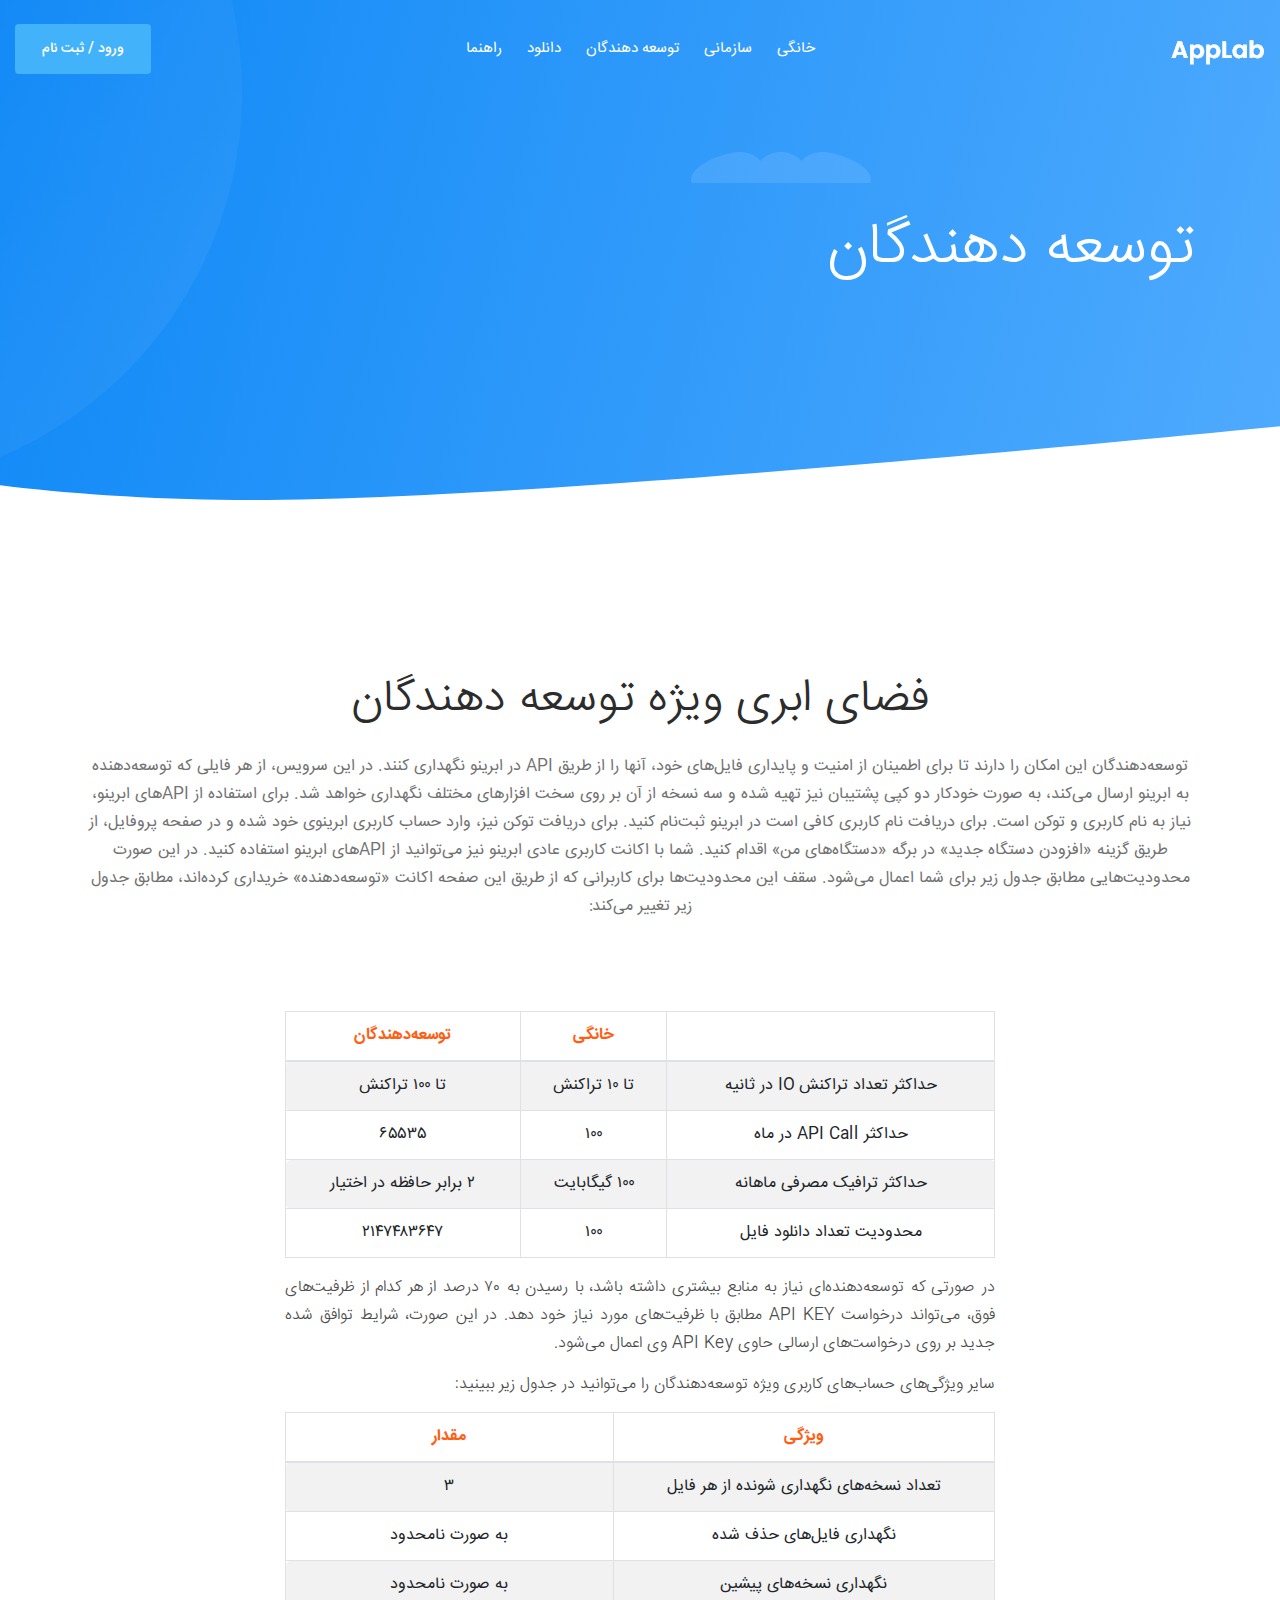
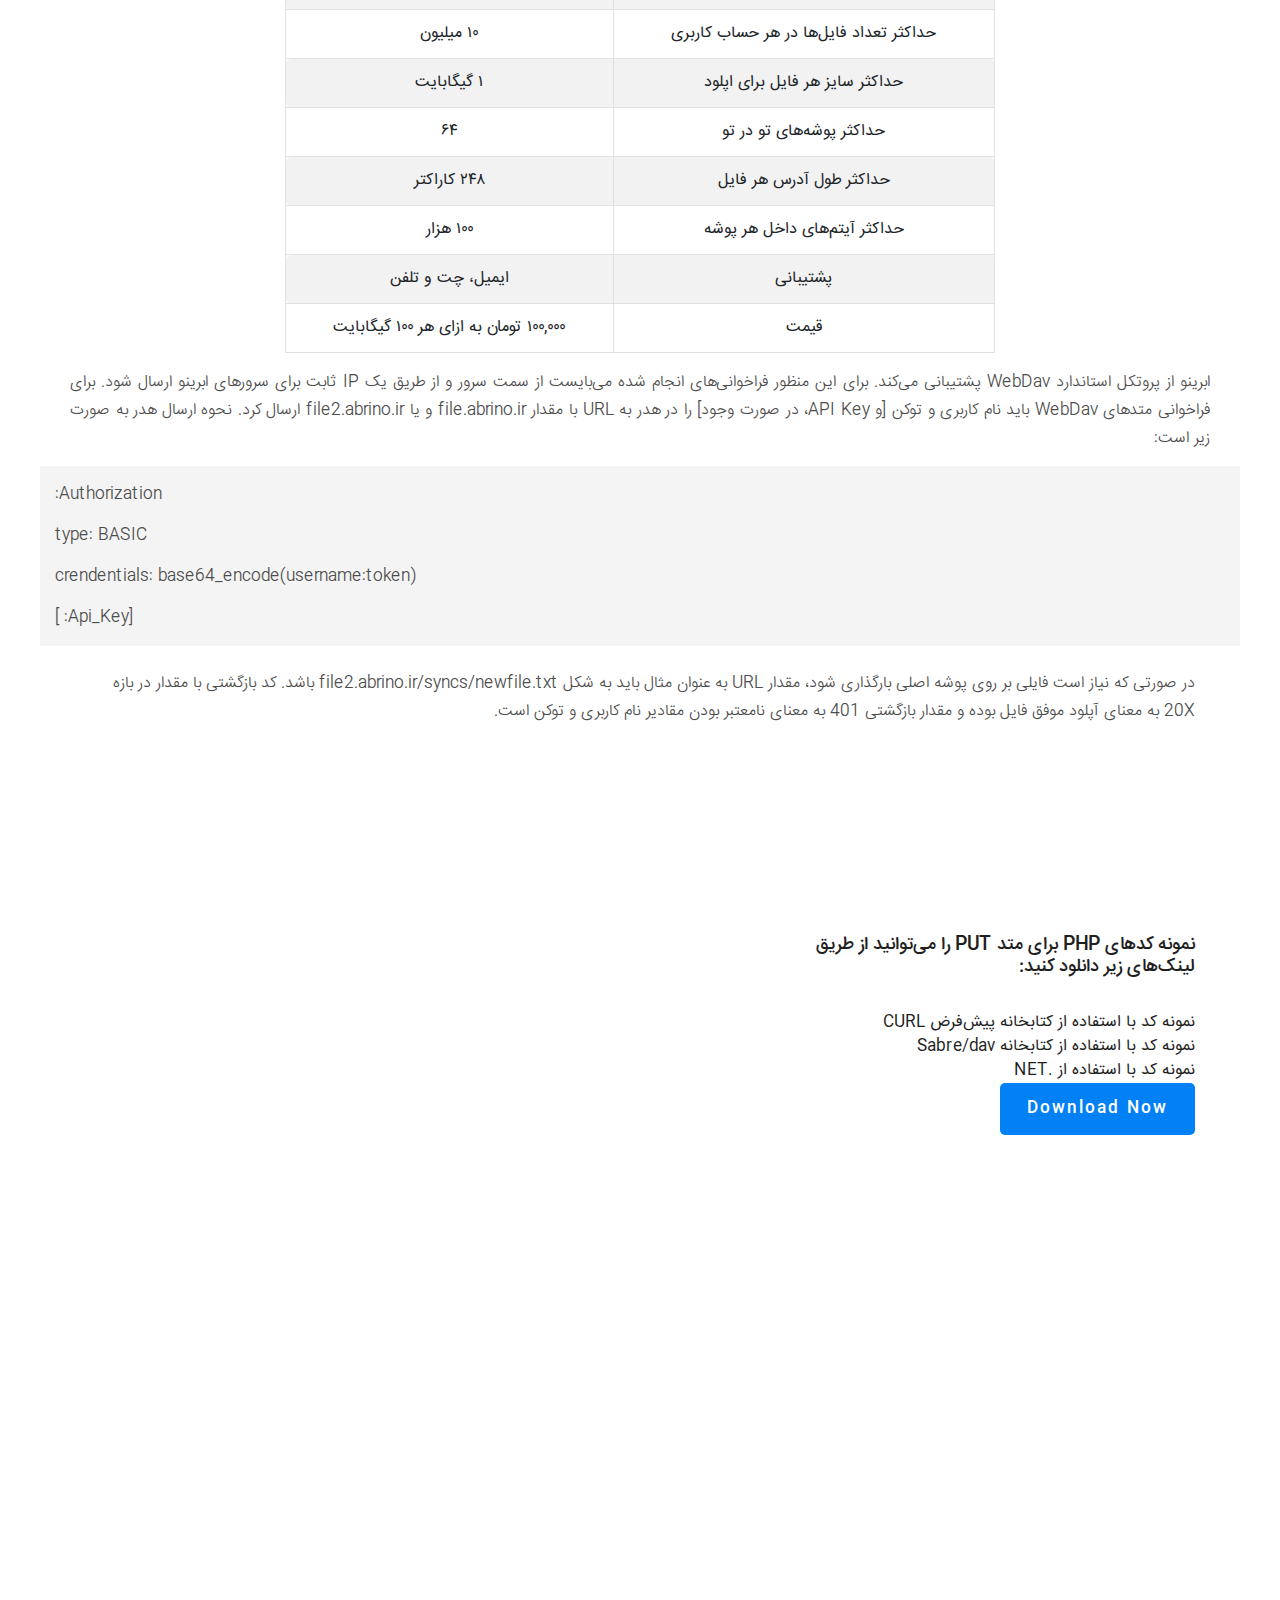
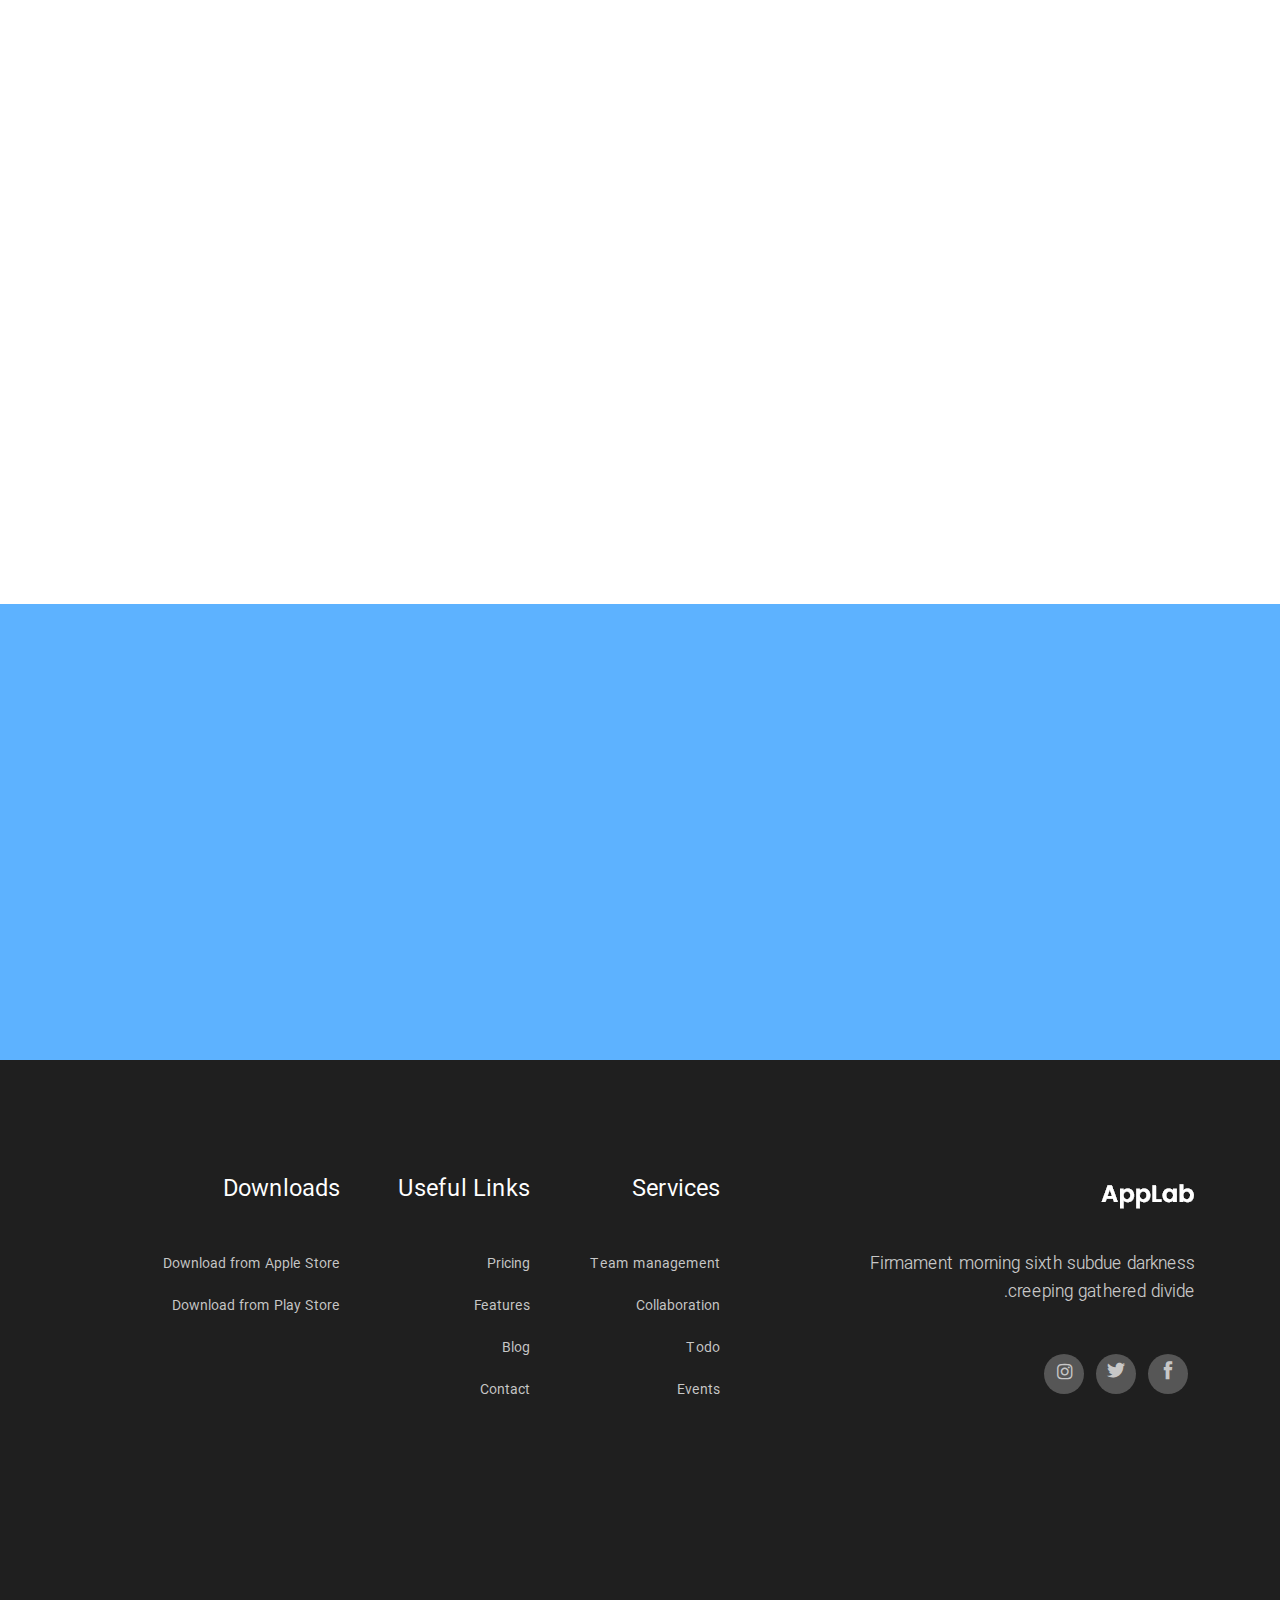
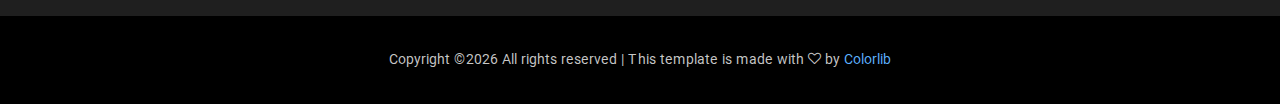
<file: Pricing.html>
<!doctype html>
<html class="no-js" lang="zxx">

<head>
    <meta charset="utf-8">
    <meta http-equiv="x-ua-compatible" content="ie=edge">
    <title>آروان باکس</title>
    <meta name="description" content="">
    <meta name="viewport" content="width=device-width, initial-scale=1">

    <!-- <link rel="manifest" href="site.webmanifest"> -->
    <!-- Place favicon.ico in the root directory -->

    <!-- CSS here -->
    <link rel="stylesheet" href="css/bootstrap.min.css">
    <link rel="stylesheet" href="css/bootstrap-rtl.css">
    <link rel="stylesheet" href="css/owl.carousel.min.css">
    <link rel="stylesheet" href="css/magnific-popup.css">
    <link rel="stylesheet" href="css/font-awesome.min.css">
    <link rel="stylesheet" href="css/themify-icons.css">
    <link rel="stylesheet" href="css/nice-select.css">
    <link rel="stylesheet" href="css/flaticon.css">
    <link rel="stylesheet" href="css/gijgo.css">
    <link rel="stylesheet" href="css/animate.min.css">
    <link rel="stylesheet" href="css/slick.css">
    <link rel="stylesheet" href="css/slicknav.css">
    <link rel="stylesheet" href="css/style.css">
    <!-- <link rel="stylesheet" href="css/responsive.css"> -->
</head>

<body>
    <!--[if lte IE 9]>
            <p class="browserupgrade">You are using an <strong>outdated</strong> browser. Please <a href="https://browsehappy.com/">upgrade your browser</a> to improve your experience and security.</p>
        <![endif]-->

    <!-- header-start -->
    <header>
        <div class="header-area ">
            <div id="sticky-header" class="main-header-area">
                <div class="container-fluid">
                    <div class="row align-items-center">
                        <div class="col-xl-3 col-lg-2">
                            <div class="logo">
                                <a href="index.html">
                                    <img src="img/logo.png" alt="">
                                </a>
                            </div>
                        </div>
                        <div class="col-xl-6 col-lg-7">
                            <div class="main-menu  d-none d-lg-block">
                                <nav>
                                    <ul id="navigation">
                                        <li><a class="active" href="index.html">خانگی</a></li>
                                        <li><a href="features.html">سازمانی</a></li>
                                        <li><a href="Pricing.html">توسعه دهندگان</a></li>
                                        <li><a href="#">دانلود</i></a>
                                        </li>
                                        <li><a href="#">راهنما </i></a>  
                                        </li>
                                    </ul>
                                </nav>
                            </div>
                        </div>
                        <div class="col-xl-3 col-lg-3 d-none d-lg-block">
                            <div class="Appointment">
                                <div class="book_btn d-none d-lg-block">
                                    <a  href="#">ورود / ثبت نام</a>
                                </div>
                            </div>
                        </div>
                        <div class="col-12">
                            <div class="mobile_menu d-block d-lg-none"></div>
                        </div>
                    </div>

                </div>
            </div>
        </div>
    </header>
    <!-- header-end -->

    <!-- bradcam_area  -->
    <div class="bradcam_area bradcam_bg_1">
        <div class="container">
            <div class="row">
                <div class="col-xl-12">
                    <div class="bradcam_text">
                        <h3>توسعه دهندگان</h3>
                    </div>
                </div>
            </div>
        </div>
    </div>
    <!-- /bradcam_area  -->

        <!-- prising_area  -->
        <div class="prising_area minus_padding">
            <div class="container">
                <div class="row">
                    <div class="col-xl-12">
                        <div class="section_title text-center wow fadeInUp" data-wow-duration=".5s" data-wow-delay=".5s">
                            <h3>فضای ابری ویژه توسعه دهندگان</h3>
                            <p>
                                توسعه‌دهندگان این امکان را دارند تا برای اطمینان از امنیت و پایداری فایل‌های خود، آنها را از طریق API در ابرینو نگهداری کنند. در این سرویس، از هر فایلی که توسعه‌دهنده به ابرینو ارسال می‌کند،‌ به صورت خودکار دو کپی پشتیبان نیز تهیه شده و سه نسخه از آن بر روی سخت افزارهای مختلف نگهداری خواهد شد.
                                
                                برای استفاده از APIهای ابرینو، نیاز به نام کاربری و توکن است. برای دریافت نام کاربری کافی است در ابرینو ثبت‌نام کنید. برای دریافت توکن‌ نیز، وارد حساب کاربری ابرینوی خود شده و در صفحه پروفایل، از طریق گزینه «افزودن دستگاه جدید» در برگه «دستگاه‌های من» اقدام کنید.
                                
                                شما با اکانت کاربری عادی ابرینو نیز می‌توانید از APIهای ابرینو استفاده کنید. در این صورت محدودیت‌هایی مطابق جدول زیر برای شما اعمال می‌شود. سقف این محدودیت‌ها برای کاربرانی که از طریق این صفحه اکانت «توسعه‌دهنده» خریداری کرده‌اند، مطابق جدول زیر تغییر می‌کند:</p>
                        </div>
                    </div>
                </div>
                 

                <div class="container">
                    <div class="row text-center">
                        <div class="col-md-12">
                            <div class="row text-center">
                                <div class="col-md-2"></div>
                                <div class="col-md-8">
                                    <table class="table table-bordered table-striped">
                                        <thead class="fix-thead">
                                        <tr class="td-yellow">
                                            <td><b></b></td>
                                            <td><b>خانگی</b></td>
                                            <td><b>توسعه‌دهندگان</b></td>
            
                                        </tr>
                                        </thead>
                                        <tbody>
                                        <tr>
                                            <td>حداکثر تعداد تراکنش IO در ثانیه</td>
                                            <td>تا ۱۰ تراکنش</td>
                                            <td>تا ۱۰۰ تراکنش</td>
                                        </tr>
                                        <tr>
                                            <td>حداکثر API Call در ماه</td>
                                            <td>۱۰۰</td>
                                            <td>۶۵۵۳۵</td>
                                        </tr>
                                        <tr>
                                            <td>حداکثر ترافیک مصرفی ماهانه</td>
                                            <td>۱۰۰ گیگابایت</td>
                                            <td>۲ برابر حافظه در اختیار</td>
                                        </tr>
                                        <tr>
                                            <td>محدودیت تعداد دانلود فایل</td>
                                            <td>۱۰۰</td>
                                            <td>۲۱۴۷۴۸۳۶۴۷</td>
                                        </tr>
                                        </tbody>
                                    </table>
                                    <div class="text-justify">
                                        <p>در صورتی که توسعه‌دهنده‌ای نیاز به منابع بیشتری داشته باشد، با رسیدن به ۷۰ درصد از هر کدام از ظرفیت‌های فوق، می‌تواند درخواست API KEY مطابق با ظرفیت‌های مورد نیاز خود دهد. در این صورت، شرایط توافق شده جدید بر روی درخواست‌های ارسالی حاوی API Key وی اعمال می‌شود.</p>
                                        <p>سایر ویژگی‌های حساب‌های کاربری ویژه توسعه‌دهندگان را می‌توانید در جدول زیر ببینید:</p>
                                    </div>
                                </div>
                                <div class="col-md-2"></div>
                            </div>
                        </div>
                    </div>
                </div>

                <div class="container">
                    <div class="row text-center">
                        <div class="col-md-12">
                            <div class="row text-center">
                                <div class="col-md-2"></div>
                                <div class="col-md-8">
                                    <table class="table table-bordered table-striped">
                                        <thead class="fix-thead">
                                        <tr class="td-yellow">
                                            <td><b>ویژگی</b></td>
                                            <td><b>مقدار</b></td>
                                        </tr>
                                        </thead>
                                        <tbody>
                                        <tr>
                                            <td>تعداد نسخه‌های نگهداری شونده از هر فایل</td>
                                            <td>۳</td>
                                        </tr>
                                        <tr>
                                            <td>نگهداری فایل‌های حذف شده</td>
                                            <td>به صورت نامحدود</td>
                                        </tr>
                                        <tr>
                                            <td>نگهداری نسخه‌های پیشین</td>
                                            <td>به صورت نامحدود‌</td>
                                        </tr>
                                        <tr>
                                            <td>حداکثر تعداد فایل‌ها در هر حساب کاربری</td>
                                            <td>۱۰ میلیون</td>
                                        </tr>
                                        <tr>
                                            <td>حداکثر سایز هر فایل برای اپلود</td>
                                            <td>۱ گیگابایت</td>
                                        </tr>
                                        <tr>
                                            <td>حداکثر پوشه‌های تو در تو</td>
                                            <td>۶۴</td>
                                        </tr>
                                        <tr>
                                            <td>حداکثر طول آدرس هر فایل</td>
                                            <td>۲۴۸ کاراکتر</td>
                                        </tr>
                                        <tr>
                                            <td>حداکثر آیتم‌های داخل هر پوشه</td>
                                            <td>۱۰۰ هزار</td>
                                        </tr>
                                        <tr>
                                            <td>پشتیبانی</td>
                                            <td>ایمیل، چت و تلفن</td>
                                        </tr>
                                        <tr>
                                            <td>قیمت</td>
                                            <td>۱۰۰,۰۰۰ تومان به ازای هر ۱۰۰ گیگابایت</td>
                                        </tr>
                                        </tbody>
                                    </table>
                                </div>
                                <div class="col-md-2"></div>
                            </div>
                        </div>
                    </div>
                </div>




            </div>
        </div>
        <!--/ prising_area  -->
        <div class="container">
            <div class="row text-justify">
                <p>ابرینو از پروتکل استاندارد WebDav پشتیبانی می‌کند. برای این منظور فراخوانی‌های انجام شده می‌بایست از سمت سرور و از طریق یک IP ثابت برای سرورهای ابرینو ارسال شود. برای فراخوانی متدهای WebDav باید نام کاربری و توکن [و API Key، در صورت وجود] را در هدر به URL با مقدار file.abrino.ir و یا file2.abrino.ir ارسال کرد. نحوه ارسال هدر به صورت زیر است:</p>
            </div>
        </div>
        
        <div class="container-dev">
            <div class="text-left">
                <p>Authorization:
                    <type>
                        <credentials>
                </credentials></type></p>
                <p>type: BASIC</p>
                <p>crendentials: base64_encode(username:token)</p>
                <p>[Api_Key:
                    <value>]
                </value></p>
            </div>
        </div>
        <div class="spacer-p"></div>
        <br>
        <div class="container">
        <p>
            در صورتی که نیاز است فایلی بر روی پوشه اصلی بارگذاری شود، مقدار URL به عنوان مثال باید به شکل file2.abrino.ir/syncs/newfile.txt باشد. کد بازگشتی با مقدار در بازه 20X به معنای آپلود موفق فایل بوده و مقدار بازگشتی 401 به معنای نامعتبر بودن مقادیر نام کاربری و توکن است.</p>

            </div>
    <!-- about  -->
    <div class="features_area ">
        <div class="container">
            <div class="features_main_wrap">
                    <div class="row  align-items-center">
                            <div class="col-xl-5 col-lg-5 col-md-6">
                                <div class="features_info2">
                                    <h4>نمونه کدهای PHP برای متد PUT را می‌توانید از طریق لینک‌های زیر دانلود کنید:</h4>
                                    <div class="spacer-p"></div>
                                    <br>
                                   
                                    <ul class="ul-yellow">
                                        <a href="https://abrino.ir/dl/get.php?file=curl_sample">
                                            <li class="li-yellow">نمونه کد با استفاده از کتابخانه پیش‌فرض CURL</li>
                                        </a>
                                        <a href="https://abrino.ir/dl/get.php?file=sabre_sample">
                                            <li class="li-yellow">نمونه کد با استفاده از کتابخانه Sabre/dav</li>
                                        </a>
                                        <a href="https://abrino.ir/dl/net_sdk_sample.zip">
                                            <li class="li-yellow">نمونه کد با استفاده از .NET</li>
                                        </a>
                                    </ul>
                                    <div class="about_btn">
                                        <a class="boxed-btn4" href="#">Download Now</a>
                                    </div>
                                </div>
                            </div>
                            <div class="col-xl-5 col-lg-5 offset-xl-1 offset-lg-1 col-md-6 ">
                                <div class="about_draw wow fadeInUp" data-wow-duration=".7s" data-wow-delay=".5s">
                                    <img src="img/ilstrator_img/draw.png" alt="">
                                </div>
                            </div>
                    </div>
            </div>
            <div class="features_main_wrap">
                    <div class="row  align-items-center">
                            <div class="col-xl-5 col-lg-5 offset-xl-1 offset-lg-1 col-md-6">
                                <div class="about_image wow fadeInLeft" data-wow-duration=".4s" data-wow-delay=".3s">
                                    <img src="img/ilstrator_img/phone.png" alt="">
                                </div>
                            </div>
                            <div class="col-xl-6 col-lg-6 col-md-6">
                                <div class="features_info">
                                    <h3 class="wow fadeInUp" data-wow-duration=".5s" data-wow-delay=".3s" >Easy setup and <br>
                                            management</h3>
                                    <p class="wow fadeInUp" data-wow-duration=".6s" data-wow-delay=".4s"  >Lorem ipsum dolor sit amet, consectetur adipiscing elit sed do eiusmod tempor incididunt.</p>
                                    <ul>
                                        <li class="wow fadeInUp" data-wow-duration=".7s" data-wow-delay=".5s" > Apartments frequently or motionless. </li>
                                        <li class="wow fadeInUp" data-wow-duration=".8s" data-wow-delay=".6s" > Duis aute irure dolor in reprehenderit in voluptate. </li>
                                        <li class="wow fadeInUp" data-wow-duration=".9s" data-wow-delay=".7s" > Voluptatem quia voluptas sit aspernatur.</li>
                                    </ul>
            
                                    <div class="about_btn wow fadeInUp" data-wow-duration=".10s" data-wow-delay=".8s" >
                                        <a class="boxed-btn4" href="#">Download Now</a>
                                    </div>
                                </div>
                            </div>
                        </div>
            </div>
        </div>
    </div>
    <!--/ about  -->

    <!-- productivity_area  -->
    <div class="productivity_area">
        <div class="container">
            <div class="row align-items-center">
                <div class="col-xl-7 col-md-12 col-lg-6">
                    <h3 class="wow fadeInDown" data-wow-duration="1s" data-wow-delay=".1s">Get start from now <br>
                            and increase productivity</h3>
                </div>
                <div class="col-xl-5 col-md-12 col-lg-6">
                    <div class="app_download wow fadeInDown" data-wow-duration="1s" data-wow-delay=".1s">
                        <a href="#" >
                                <img src="img/ilstrator/app.svg" alt="">
                        </a>
                        <a href="#">
                                <img src="img/ilstrator/play.svg" alt="">
                        </a>
                        
                    </div>
                </div>
            </div>
        </div>
    </div>
    <!--/ productivity_area  -->

    <!-- footer start -->
    <footer class="footer">
        <div class="footer_top">
            <div class="container">
                <div class="row">
                    <div class="col-xl-4 col-md-6 col-lg-4">
                        <div class="footer_widget">
                            <div class="footer_logo">
                                <a href="#">
                                    <img src="img/logo.png" alt="">
                                </a>
                            </div>
                            <p>
                                Firmament morning sixth subdue darkness
                                creeping gathered divide.
                            </p>
                            <div class="socail_links">
                                <ul>
                                    <li>
                                        <a href="#">
                                            <i class="ti-facebook"></i>
                                        </a>
                                    </li>
                                    <li>
                                        <a href="#">
                                            <i class="ti-twitter-alt"></i>
                                        </a>
                                    </li>
                                    <li>
                                        <a href="#">
                                            <i class="fa fa-instagram"></i>
                                        </a>
                                    </li>
                                </ul>
                            </div>

                        </div>
                    </div>
                    <div class="col-xl-2 offset-xl-1 col-md-6 col-lg-3">
                        <div class="footer_widget">
                            <h3 class="footer_title">
                                    Services
                            </h3>
                            <ul>
                                <li><a href="#">Team management</a></li>
                                <li><a href="#">Collaboration</a></li>
                                <li><a href="#">Todo</a></li>
                                <li><a href="#">Events</a></li>
                            </ul>

                        </div>
                    </div>
                    <div class="col-xl-2 col-md-6 col-lg-2">
                        <div class="footer_widget">
                            <h3 class="footer_title">
                                    Useful Links
                            </h3>
                            <ul>
                                <li><a href="#">Pricing</a></li>
                                <li><a href="#">Features</a></li>
                                <li><a href="#">Blog</a></li>
                                <li><a href="#">Contact</a></li>
                            </ul>
                        </div>
                    </div>
                    <div class="col-xl-3 col-md-6 col-lg-3">
                        <div class="footer_widget">
                            <h3 class="footer_title">
                                    Downloads
                            </h3>
                            <ul>
                                <li>
                                    <a href="#">
                                        Download from Apple Store

                                    </a>
                                </li>
                                <li><a href="#">
                                        Download from Play Store
                                    </a>
                                </li>
                                </ul>
                        </div>
                    </div>
                </div>
            </div>
        </div>
        <div class="copy-right_text">
            <div class="container">
                <div class="footer_border"></div>
                <div class="row">
                    <div class="col-xl-12">
                        <p class="copy_right text-center">
                            <!-- Link back to Colorlib can't be removed. Template is licensed under CC BY 3.0. -->
Copyright &copy;<script>document.write(new Date().getFullYear());</script> All rights reserved | This template is made with <i class="fa fa-heart-o" aria-hidden="true"></i> by <a href="https://colorlib.com" target="_blank">Colorlib</a>
<!-- Link back to Colorlib can't be removed. Template is licensed under CC BY 3.0. -->
                        </p>
                    </div>
                </div>
            </div>
        </div>
    </footer>
    <!--/ footer end  -->

    <!-- JS here -->
    <script src="js/vendor/modernizr-3.5.0.min.js"></script>
    <script src="js/vendor/jquery-1.12.4.min.js"></script>
    <script src="js/popper.min.js"></script>
    <script src="js/bootstrap.min.js"></script>
    <script src="js/owl.carousel.min.js"></script>
    <script src="js/isotope.pkgd.min.js"></script>
    <script src="js/ajax-form.js"></script>
    <script src="js/waypoints.min.js"></script>
    <script src="js/jquery.counterup.min.js"></script>
    <script src="js/imagesloaded.pkgd.min.js"></script>
    <script src="js/scrollIt.js"></script>
    <script src="js/jquery.scrollUp.min.js"></script>
    <script src="js/wow.min.js"></script>
    <script src="js/nice-select.min.js"></script>
    <script src="js/jquery.slicknav.min.js"></script>
    <script src="js/jquery.magnific-popup.min.js"></script>
    <script src="js/plugins.js"></script>
    <script src="js/gijgo.min.js"></script>

    <!--contact js-->
    <script src="js/contact.js"></script>
    <script src="js/jquery.ajaxchimp.min.js"></script>
    <script src="js/jquery.form.js"></script>
    <script src="js/jquery.validate.min.js"></script>
    <script src="js/mail-script.js"></script>

    <script src="js/main.js"></script>
</body>

</html>
</file>
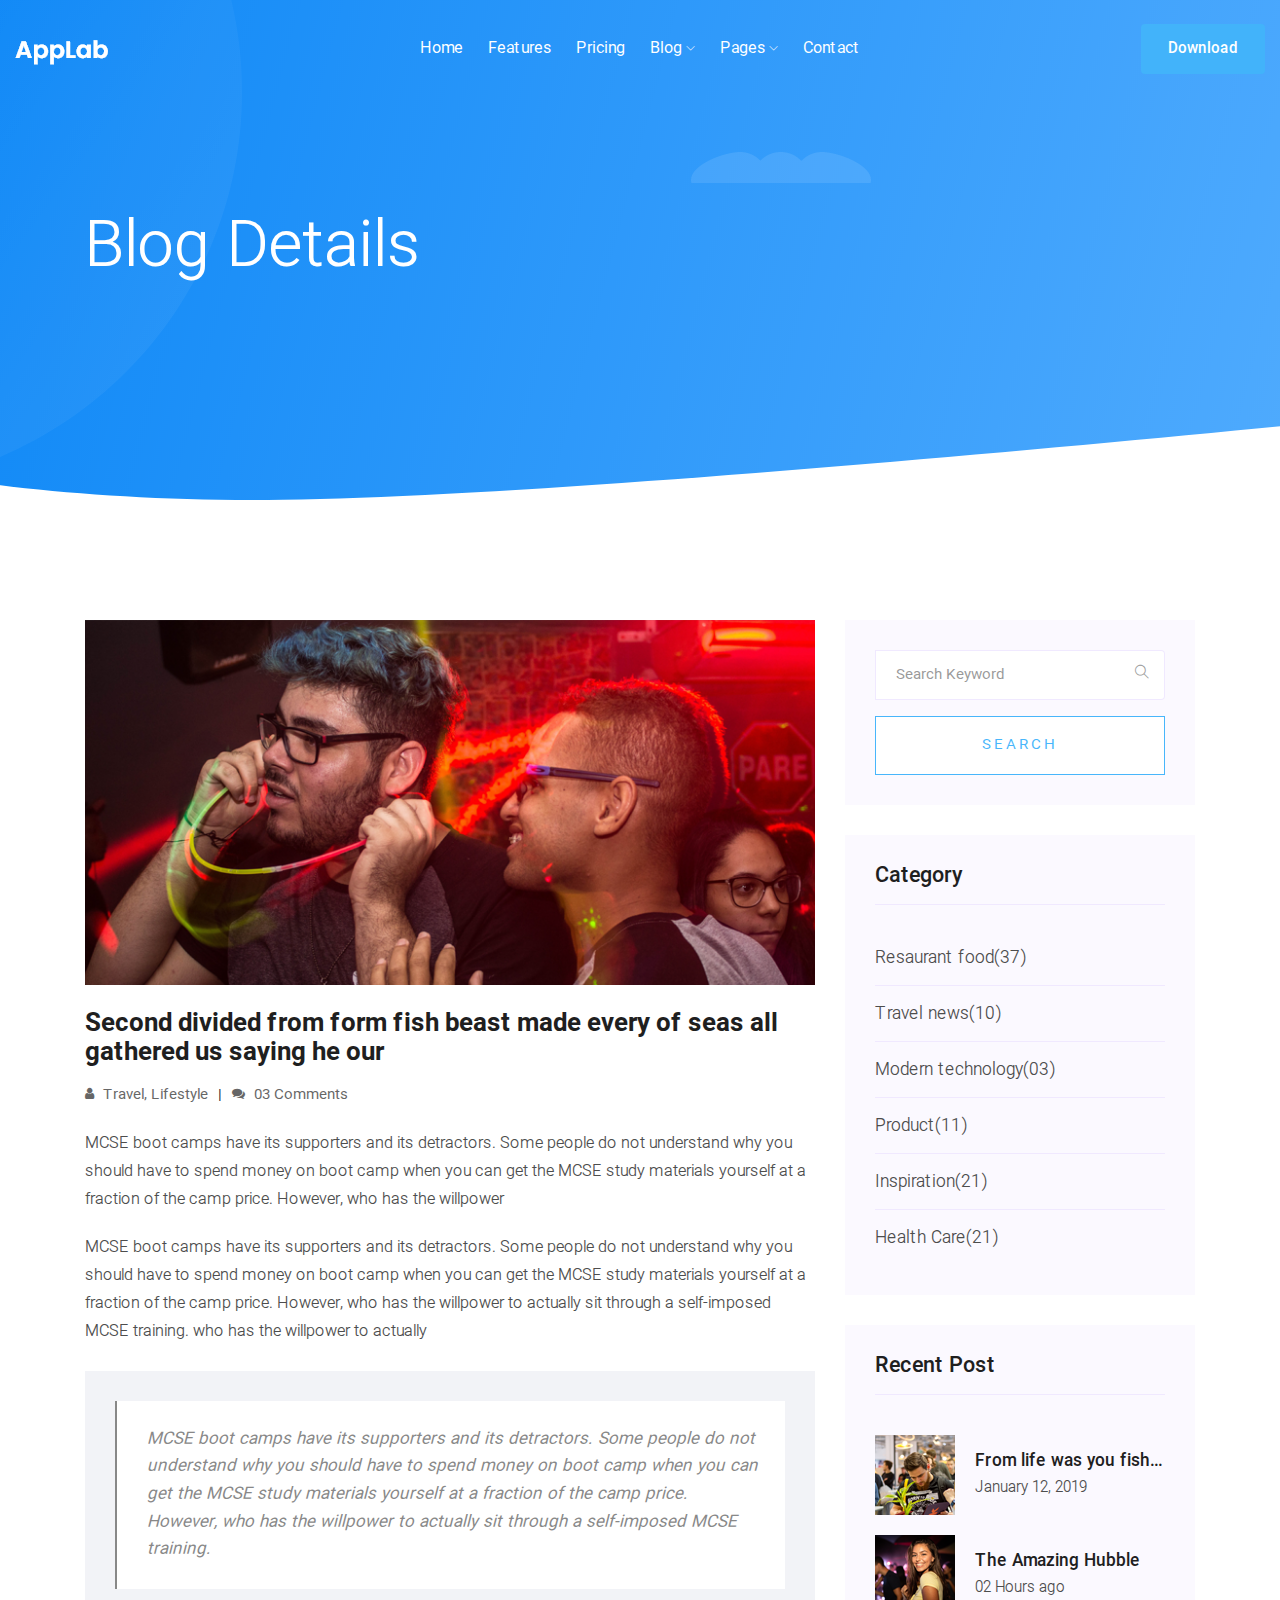
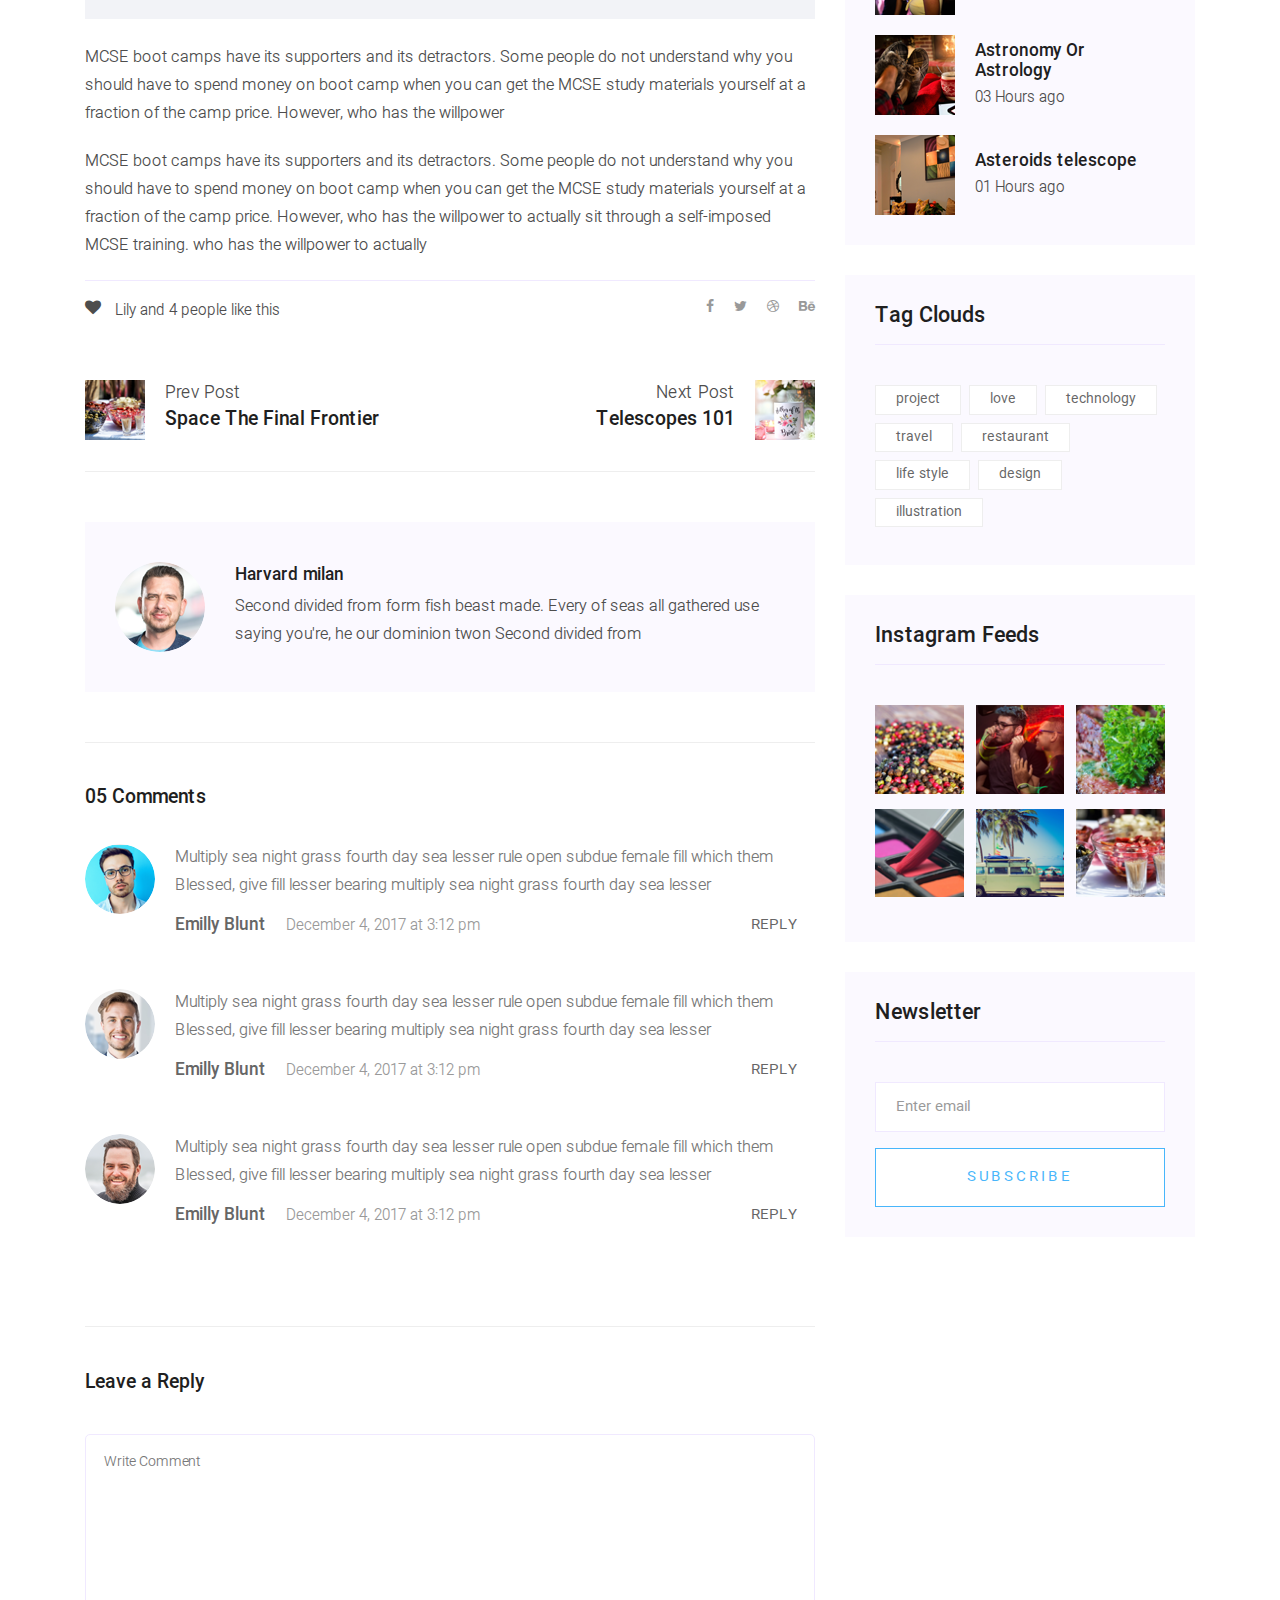
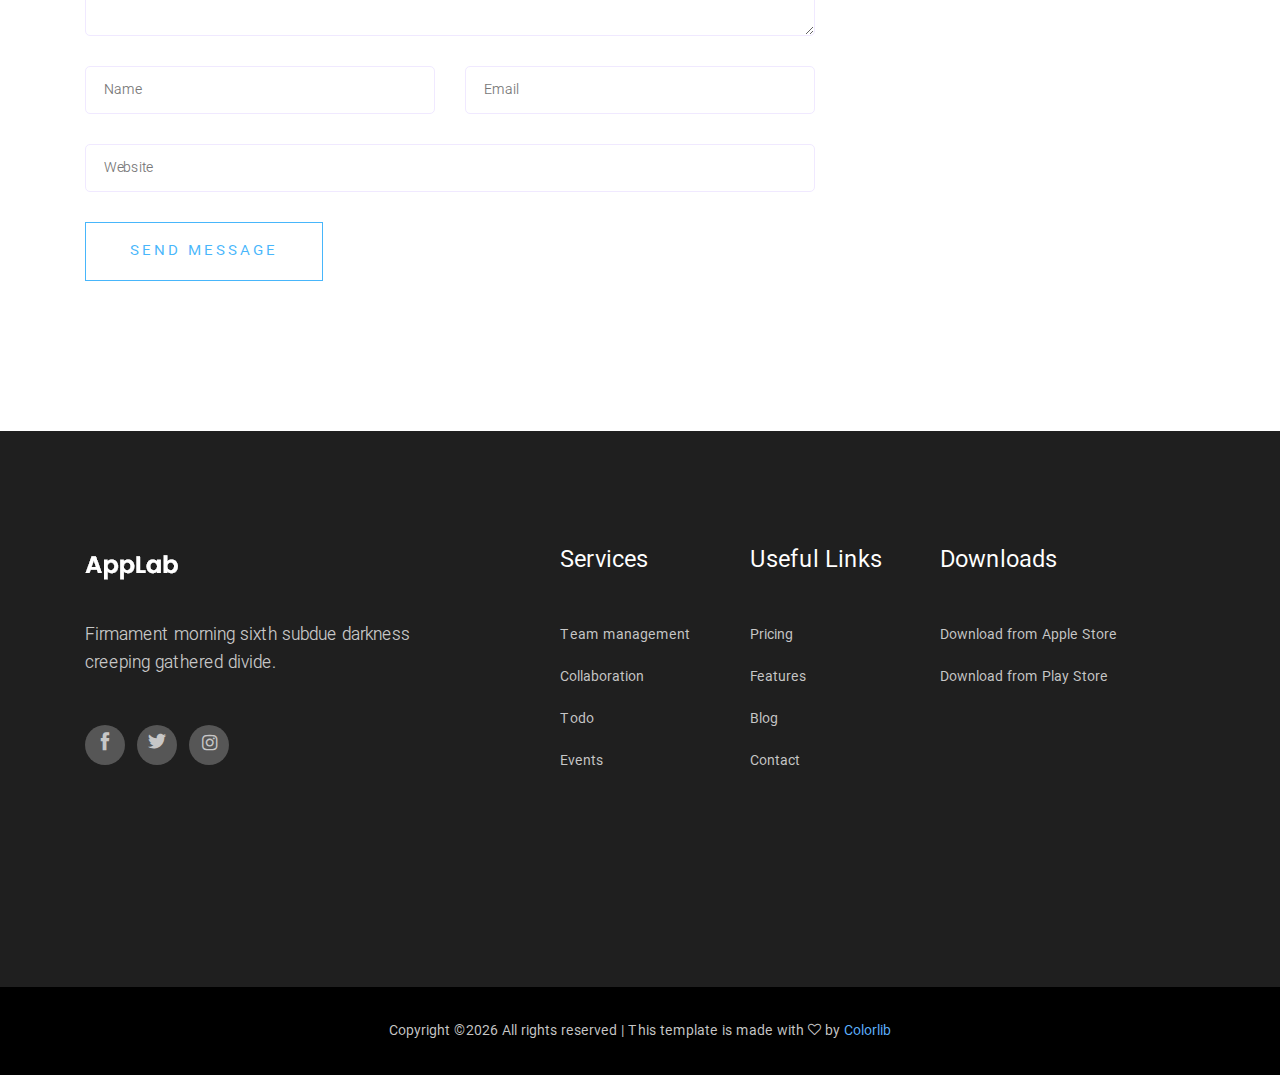
<file: single-blog.html>
<!doctype html>
<html class="no-js" lang="zxx">

<head>
   <meta charset="utf-8">
   <meta http-equiv="x-ua-compatible" content="ie=edge">
   <title>AppLab</title>
   <meta name="description" content="">
   <meta name="viewport" content="width=device-width, initial-scale=1">

   <!-- <link rel="manifest" href="site.webmanifest"> -->
   <!-- Place favicon.ico in the root directory -->

   <!-- CSS here -->
   <link rel="stylesheet" href="css/bootstrap.min.css">
   <link rel="stylesheet" href="css/owl.carousel.min.css">
   <link rel="stylesheet" href="css/magnific-popup.css">
   <link rel="stylesheet" href="css/font-awesome.min.css">
   <link rel="stylesheet" href="css/themify-icons.css">
   <link rel="stylesheet" href="css/nice-select.css">
   <link rel="stylesheet" href="css/flaticon.css">
   <link rel="stylesheet" href="css/gijgo.css">
   <link rel="stylesheet" href="css/animate.min.css">
   <link rel="stylesheet" href="css/slicknav.css">
   <link rel="stylesheet" href="css/style.css">
   <!-- <link rel="stylesheet" href="css/responsive.css"> -->
</head>

<body>
   <!--[if lte IE 9]>
            <p class="browserupgrade">You are using an <strong>outdated</strong> browser. Please <a href="https://browsehappy.com/">upgrade your browser</a> to improve your experience and security.</p>
        <![endif]-->
    <!-- header-start -->
    <header>
      <div class="header-area ">
          <div id="sticky-header" class="main-header-area">
              <div class="container-fluid">
                  <div class="row align-items-center">
                      <div class="col-xl-3 col-lg-2">
                          <div class="logo">
                              <a href="index.html">
                                  <img src="img/logo.png" alt="">
                              </a>
                          </div>
                      </div>
                      <div class="col-xl-6 col-lg-7">
                          <div class="main-menu  d-none d-lg-block">
                              <nav>
                                  <ul id="navigation">
                                      <li><a class="active" href="index.html">home</a></li>
                                      <li><a href="features.html">Features</a></li>
                                      <li><a href="Pricing.html">Pricing</a></li>
                                      <li><a href="#">blog <i class="ti-angle-down"></i></a>
                                          <ul class="submenu">
                                              <li><a href="blog.html">blog</a></li>
                                              <li><a href="single-blog.html">single-blog</a></li>
                                          </ul>
                                      </li>
                                      <li><a href="#">pages <i class="ti-angle-down"></i></a>
                                          <ul class="submenu">
                                               <li><a href="elements.html">elements</a></li>
                                          </ul>
                                      </li>
                                      <li><a href="contact.html">Contact</a></li>
                                  </ul>
                              </nav>
                          </div>
                      </div>
                      <div class="col-xl-3 col-lg-3 d-none d-lg-block">
                          <div class="Appointment">
                              <div class="book_btn d-none d-lg-block">
                                  <a  href="#">Download</a>
                              </div>
                          </div>
                      </div>
                      <div class="col-12">
                          <div class="mobile_menu d-block d-lg-none"></div>
                      </div>
                  </div>

              </div>
          </div>
      </div>
  </header>
  <!-- header-end -->

  <!-- bradcam_area  -->
  <div class="bradcam_area bradcam_bg_1">
      <div class="container">
          <div class="row">
              <div class="col-xl-12">
                  <div class="bradcam_text">
                      <h3>Blog Details</h3>
                  </div>
              </div>
          </div>
      </div>
  </div>
  <!-- /bradcam_area  -->

   <!--================Blog Area =================-->
   <section class="blog_area single-post-area section-padding">
      <div class="container">
         <div class="row">
            <div class="col-lg-8 posts-list">
               <div class="single-post">
                  <div class="feature-img">
                     <img class="img-fluid" src="img/blog/single_blog_1.png" alt="">
                  </div>
                  <div class="blog_details">
                     <h2>Second divided from form fish beast made every of seas
                        all gathered us saying he our
                     </h2>
                     <ul class="blog-info-link mt-3 mb-4">
                        <li><a href="#"><i class="fa fa-user"></i> Travel, Lifestyle</a></li>
                        <li><a href="#"><i class="fa fa-comments"></i> 03 Comments</a></li>
                     </ul>
                     <p class="excert">
                        MCSE boot camps have its supporters and its detractors. Some people do not understand why you
                        should have to spend money on boot camp when you can get the MCSE study materials yourself at a
                        fraction of the camp price. However, who has the willpower
                     </p>
                     <p>
                        MCSE boot camps have its supporters and its detractors. Some people do not understand why you
                        should have to spend money on boot camp when you can get the MCSE study materials yourself at a
                        fraction of the camp price. However, who has the willpower to actually sit through a
                        self-imposed MCSE training. who has the willpower to actually
                     </p>
                     <div class="quote-wrapper">
                        <div class="quotes">
                           MCSE boot camps have its supporters and its detractors. Some people do not understand why you
                           should have to spend money on boot camp when you can get the MCSE study materials yourself at
                           a fraction of the camp price. However, who has the willpower to actually sit through a
                           self-imposed MCSE training.
                        </div>
                     </div>
                     <p>
                        MCSE boot camps have its supporters and its detractors. Some people do not understand why you
                        should have to spend money on boot camp when you can get the MCSE study materials yourself at a
                        fraction of the camp price. However, who has the willpower
                     </p>
                     <p>
                        MCSE boot camps have its supporters and its detractors. Some people do not understand why you
                        should have to spend money on boot camp when you can get the MCSE study materials yourself at a
                        fraction of the camp price. However, who has the willpower to actually sit through a
                        self-imposed MCSE training. who has the willpower to actually
                     </p>
                  </div>
               </div>
               <div class="navigation-top">
                  <div class="d-sm-flex justify-content-between text-center">
                     <p class="like-info"><span class="align-middle"><i class="fa fa-heart"></i></span> Lily and 4
                        people like this</p>
                     <div class="col-sm-4 text-center my-2 my-sm-0">
                        <!-- <p class="comment-count"><span class="align-middle"><i class="fa fa-comment"></i></span> 06 Comments</p> -->
                     </div>
                     <ul class="social-icons">
                        <li><a href="#"><i class="fa fa-facebook-f"></i></a></li>
                        <li><a href="#"><i class="fa fa-twitter"></i></a></li>
                        <li><a href="#"><i class="fa fa-dribbble"></i></a></li>
                        <li><a href="#"><i class="fa fa-behance"></i></a></li>
                     </ul>
                  </div>
                  <div class="navigation-area">
                     <div class="row">
                        <div
                           class="col-lg-6 col-md-6 col-12 nav-left flex-row d-flex justify-content-start align-items-center">
                           <div class="thumb">
                              <a href="#">
                                 <img class="img-fluid" src="img/post/preview.png" alt="">
                              </a>
                           </div>
                           <div class="arrow">
                              <a href="#">
                                 <span class="lnr text-white ti-arrow-left"></span>
                              </a>
                           </div>
                           <div class="detials">
                              <p>Prev Post</p>
                              <a href="#">
                                 <h4>Space The Final Frontier</h4>
                              </a>
                           </div>
                        </div>
                        <div
                           class="col-lg-6 col-md-6 col-12 nav-right flex-row d-flex justify-content-end align-items-center">
                           <div class="detials">
                              <p>Next Post</p>
                              <a href="#">
                                 <h4>Telescopes 101</h4>
                              </a>
                           </div>
                           <div class="arrow">
                              <a href="#">
                                 <span class="lnr text-white ti-arrow-right"></span>
                              </a>
                           </div>
                           <div class="thumb">
                              <a href="#">
                                 <img class="img-fluid" src="img/post/next.png" alt="">
                              </a>
                           </div>
                        </div>
                     </div>
                  </div>
               </div>
               <div class="blog-author">
                  <div class="media align-items-center">
                     <img src="img/blog/author.png" alt="">
                     <div class="media-body">
                        <a href="#">
                           <h4>Harvard milan</h4>
                        </a>
                        <p>Second divided from form fish beast made. Every of seas all gathered use saying you're, he
                           our dominion twon Second divided from</p>
                     </div>
                  </div>
               </div>
               <div class="comments-area">
                  <h4>05 Comments</h4>
                  <div class="comment-list">
                     <div class="single-comment justify-content-between d-flex">
                        <div class="user justify-content-between d-flex">
                           <div class="thumb">
                              <img src="img/comment/comment_1.png" alt="">
                           </div>
                           <div class="desc">
                              <p class="comment">
                                 Multiply sea night grass fourth day sea lesser rule open subdue female fill which them
                                 Blessed, give fill lesser bearing multiply sea night grass fourth day sea lesser
                              </p>
                              <div class="d-flex justify-content-between">
                                 <div class="d-flex align-items-center">
                                    <h5>
                                       <a href="#">Emilly Blunt</a>
                                    </h5>
                                    <p class="date">December 4, 2017 at 3:12 pm </p>
                                 </div>
                                 <div class="reply-btn">
                                    <a href="#" class="btn-reply text-uppercase">reply</a>
                                 </div>
                              </div>
                           </div>
                        </div>
                     </div>
                  </div>
                  <div class="comment-list">
                     <div class="single-comment justify-content-between d-flex">
                        <div class="user justify-content-between d-flex">
                           <div class="thumb">
                              <img src="img/comment/comment_2.png" alt="">
                           </div>
                           <div class="desc">
                              <p class="comment">
                                 Multiply sea night grass fourth day sea lesser rule open subdue female fill which them
                                 Blessed, give fill lesser bearing multiply sea night grass fourth day sea lesser
                              </p>
                              <div class="d-flex justify-content-between">
                                 <div class="d-flex align-items-center">
                                    <h5>
                                       <a href="#">Emilly Blunt</a>
                                    </h5>
                                    <p class="date">December 4, 2017 at 3:12 pm </p>
                                 </div>
                                 <div class="reply-btn">
                                    <a href="#" class="btn-reply text-uppercase">reply</a>
                                 </div>
                              </div>
                           </div>
                        </div>
                     </div>
                  </div>
                  <div class="comment-list">
                     <div class="single-comment justify-content-between d-flex">
                        <div class="user justify-content-between d-flex">
                           <div class="thumb">
                              <img src="img/comment/comment_3.png" alt="">
                           </div>
                           <div class="desc">
                              <p class="comment">
                                 Multiply sea night grass fourth day sea lesser rule open subdue female fill which them
                                 Blessed, give fill lesser bearing multiply sea night grass fourth day sea lesser
                              </p>
                              <div class="d-flex justify-content-between">
                                 <div class="d-flex align-items-center">
                                    <h5>
                                       <a href="#">Emilly Blunt</a>
                                    </h5>
                                    <p class="date">December 4, 2017 at 3:12 pm </p>
                                 </div>
                                 <div class="reply-btn">
                                    <a href="#" class="btn-reply text-uppercase">reply</a>
                                 </div>
                              </div>
                           </div>
                        </div>
                     </div>
                  </div>
               </div>
               <div class="comment-form">
                  <h4>Leave a Reply</h4>
                  <form class="form-contact comment_form" action="#" id="commentForm">
                     <div class="row">
                        <div class="col-12">
                           <div class="form-group">
                              <textarea class="form-control w-100" name="comment" id="comment" cols="30" rows="9"
                                 placeholder="Write Comment"></textarea>
                           </div>
                        </div>
                        <div class="col-sm-6">
                           <div class="form-group">
                              <input class="form-control" name="name" id="name" type="text" placeholder="Name">
                           </div>
                        </div>
                        <div class="col-sm-6">
                           <div class="form-group">
                              <input class="form-control" name="email" id="email" type="email" placeholder="Email">
                           </div>
                        </div>
                        <div class="col-12">
                           <div class="form-group">
                              <input class="form-control" name="website" id="website" type="text" placeholder="Website">
                           </div>
                        </div>
                     </div>
                     <div class="form-group">
                        <button type="submit" class="button button-contactForm btn_1 boxed-btn">Send Message</button>
                     </div>
                  </form>
               </div>
            </div>
            <div class="col-lg-4">
               <div class="blog_right_sidebar">
                  <aside class="single_sidebar_widget search_widget">
                     <form action="#">
                        <div class="form-group">
                           <div class="input-group mb-3">
                              <input type="text" class="form-control" placeholder='Search Keyword'
                                 onfocus="this.placeholder = ''" onblur="this.placeholder = 'Search Keyword'">
                              <div class="input-group-append">
                                 <button class="btn" type="button"><i class="ti-search"></i></button>
                              </div>
                           </div>
                        </div>
                        <button class="button rounded-0 primary-bg text-white w-100 btn_1 boxed-btn"
                           type="submit">Search</button>
                     </form>
                  </aside>
                  <aside class="single_sidebar_widget post_category_widget">
                     <h4 class="widget_title">Category</h4>
                     <ul class="list cat-list">
                        <li>
                           <a href="#" class="d-flex">
                              <p>Resaurant food</p>
                              <p>(37)</p>
                           </a>
                        </li>
                        <li>
                           <a href="#" class="d-flex">
                              <p>Travel news</p>
                              <p>(10)</p>
                           </a>
                        </li>
                        <li>
                           <a href="#" class="d-flex">
                              <p>Modern technology</p>
                              <p>(03)</p>
                           </a>
                        </li>
                        <li>
                           <a href="#" class="d-flex">
                              <p>Product</p>
                              <p>(11)</p>
                           </a>
                        </li>
                        <li>
                           <a href="#" class="d-flex">
                              <p>Inspiration</p>
                              <p>(21)</p>
                           </a>
                        </li>
                        <li>
                           <a href="#" class="d-flex">
                              <p>Health Care</p>
                              <p>(21)</p>
                           </a>
                        </li>
                     </ul>
                  </aside>
                  <aside class="single_sidebar_widget popular_post_widget">
                     <h3 class="widget_title">Recent Post</h3>
                     <div class="media post_item">
                        <img src="img/post/post_1.png" alt="post">
                        <div class="media-body">
                           <a href="single-blog.html">
                              <h3>From life was you fish...</h3>
                           </a>
                           <p>January 12, 2019</p>
                        </div>
                     </div>
                     <div class="media post_item">
                        <img src="img/post/post_2.png" alt="post">
                        <div class="media-body">
                           <a href="single-blog.html">
                              <h3>The Amazing Hubble</h3>
                           </a>
                           <p>02 Hours ago</p>
                        </div>
                     </div>
                     <div class="media post_item">
                        <img src="img/post/post_3.png" alt="post">
                        <div class="media-body">
                           <a href="single-blog.html">
                              <h3>Astronomy Or Astrology</h3>
                           </a>
                           <p>03 Hours ago</p>
                        </div>
                     </div>
                     <div class="media post_item">
                        <img src="img/post/post_4.png" alt="post">
                        <div class="media-body">
                           <a href="single-blog.html">
                              <h3>Asteroids telescope</h3>
                           </a>
                           <p>01 Hours ago</p>
                        </div>
                     </div>
                  </aside>
                  <aside class="single_sidebar_widget tag_cloud_widget">
                     <h4 class="widget_title">Tag Clouds</h4>
                     <ul class="list">
                        <li>
                           <a href="#">project</a>
                        </li>
                        <li>
                           <a href="#">love</a>
                        </li>
                        <li>
                           <a href="#">technology</a>
                        </li>
                        <li>
                           <a href="#">travel</a>
                        </li>
                        <li>
                           <a href="#">restaurant</a>
                        </li>
                        <li>
                           <a href="#">life style</a>
                        </li>
                        <li>
                           <a href="#">design</a>
                        </li>
                        <li>
                           <a href="#">illustration</a>
                        </li>
                     </ul>
                  </aside>
                  <aside class="single_sidebar_widget instagram_feeds">
                     <h4 class="widget_title">Instagram Feeds</h4>
                     <ul class="instagram_row flex-wrap">
                        <li>
                           <a href="#">
                              <img class="img-fluid" src="img/post/post_5.png" alt="">
                           </a>
                        </li>
                        <li>
                           <a href="#">
                              <img class="img-fluid" src="img/post/post_6.png" alt="">
                           </a>
                        </li>
                        <li>
                           <a href="#">
                              <img class="img-fluid" src="img/post/post_7.png" alt="">
                           </a>
                        </li>
                        <li>
                           <a href="#">
                              <img class="img-fluid" src="img/post/post_8.png" alt="">
                           </a>
                        </li>
                        <li>
                           <a href="#">
                              <img class="img-fluid" src="img/post/post_9.png" alt="">
                           </a>
                        </li>
                        <li>
                           <a href="#">
                              <img class="img-fluid" src="img/post/post_10.png" alt="">
                           </a>
                        </li>
                     </ul>
                  </aside>
                  <aside class="single_sidebar_widget newsletter_widget">
                     <h4 class="widget_title">Newsletter</h4>
                     <form action="#">
                        <div class="form-group">
                           <input type="email" class="form-control" onfocus="this.placeholder = ''"
                              onblur="this.placeholder = 'Enter email'" placeholder='Enter email' required>
                        </div>
                        <button class="button rounded-0 primary-bg text-white w-100 btn_1 boxed-btn"
                           type="submit">Subscribe</button>
                     </form>
                  </aside>
               </div>
            </div>
         </div>
      </div>
   </section>
   <!--================ Blog Area end =================-->

    <!-- footer start -->
    <footer class="footer">
      <div class="footer_top">
          <div class="container">
              <div class="row">
                  <div class="col-xl-4 col-md-6 col-lg-4">
                      <div class="footer_widget">
                          <div class="footer_logo">
                              <a href="#">
                                  <img src="img/logo.png" alt="">
                              </a>
                          </div>
                          <p>
                              Firmament morning sixth subdue darkness
                              creeping gathered divide.
                          </p>
                          <div class="socail_links">
                              <ul>
                                  <li>
                                      <a href="#">
                                          <i class="ti-facebook"></i>
                                      </a>
                                  </li>
                                  <li>
                                      <a href="#">
                                          <i class="ti-twitter-alt"></i>
                                      </a>
                                  </li>
                                  <li>
                                      <a href="#">
                                          <i class="fa fa-instagram"></i>
                                      </a>
                                  </li>
                              </ul>
                          </div>

                      </div>
                  </div>
                  <div class="col-xl-2 offset-xl-1 col-md-6 col-lg-3">
                      <div class="footer_widget">
                          <h3 class="footer_title">
                                  Services
                          </h3>
                          <ul>
                              <li><a href="#">Team management</a></li>
                              <li><a href="#">Collaboration</a></li>
                              <li><a href="#">Todo</a></li>
                              <li><a href="#">Events</a></li>
                          </ul>

                      </div>
                  </div>
                  <div class="col-xl-2 col-md-6 col-lg-2">
                      <div class="footer_widget">
                          <h3 class="footer_title">
                                  Useful Links
                          </h3>
                          <ul>
                              <li><a href="#">Pricing</a></li>
                              <li><a href="#">Features</a></li>
                              <li><a href="#">Blog</a></li>
                              <li><a href="#">Contact</a></li>
                          </ul>
                      </div>
                  </div>
                  <div class="col-xl-3 col-md-6 col-lg-3">
                      <div class="footer_widget">
                          <h3 class="footer_title">
                                  Downloads
                          </h3>
                          <ul>
                              <li>
                                  <a href="#">
                                      Download from Apple Store

                                  </a>
                              </li>
                              <li><a href="#">
                                      Download from Play Store
                                  </a>
                              </li>
                              </ul>
                      </div>
                  </div>
              </div>
          </div>
      </div>
      <div class="copy-right_text">
          <div class="container">
              <div class="footer_border"></div>
              <div class="row">
                  <div class="col-xl-12">
                      <p class="copy_right text-center">
                          <!-- Link back to Colorlib can't be removed. Template is licensed under CC BY 3.0. -->
Copyright &copy;<script>document.write(new Date().getFullYear());</script> All rights reserved | This template is made with <i class="fa fa-heart-o" aria-hidden="true"></i> by <a href="https://colorlib.com" target="_blank">Colorlib</a>
<!-- Link back to Colorlib can't be removed. Template is licensed under CC BY 3.0. -->
                      </p>
                  </div>
              </div>
          </div>
      </div>
  </footer>
  <!--/ footer end  -->


   <!-- JS here -->
   <script src="js/vendor/modernizr-3.5.0.min.js"></script>
   <script src="js/vendor/jquery-1.12.4.min.js"></script>
   <script src="js/popper.min.js"></script>
   <script src="js/bootstrap.min.js"></script>
   <script src="js/owl.carousel.min.js"></script>
   <script src="js/isotope.pkgd.min.js"></script>
   <script src="js/ajax-form.js"></script>
   <script src="js/waypoints.min.js"></script>
   <script src="js/jquery.counterup.min.js"></script>
   <script src="js/imagesloaded.pkgd.min.js"></script>
   <script src="js/scrollIt.js"></script>
   <script src="js/jquery.scrollUp.min.js"></script>
   <script src="js/wow.min.js"></script>
   <script src="js/nice-select.min.js"></script>
   <script src="js/jquery.slicknav.min.js"></script>
   <script src="js/jquery.magnific-popup.min.js"></script>
   <script src="js/plugins.js"></script>
   <script src="js/gijgo.min.js"></script>

   <!--contact js-->
   <script src="js/contact.js"></script>
   <script src="js/jquery.ajaxchimp.min.js"></script>
   <script src="js/jquery.form.js"></script>
   <script src="js/jquery.validate.min.js"></script>
   <script src="js/mail-script.js"></script>

   <script src="js/main.js"></script>
   <script>
      $('#datepicker').datepicker({
          iconsLibrary: 'fontawesome',
          icons: {
           rightIcon: '<span class="fa fa-caret-down"></span>'
       }
      });
      $('#datepicker2').datepicker({
          iconsLibrary: 'fontawesome',
          icons: {
           rightIcon: '<span class="fa fa-caret-down"></span>'
       }

      });
  </script>
</body>

</html>
</file>
<file: css/themify-icons.css>
@font-face {
	font-family: 'themify';
	src:url('../fonts/themify.eot?-fvbane');
	src:url('../fonts/themify.eot?#iefix-fvbane') format('embedded-opentype'),
		url('../fonts/themify.woff?-fvbane') format('woff'),
		url('../fonts/themify.ttf?-fvbane') format('truetype'),
		url('../fonts/themify.svg?-fvbane#themify') format('svg');
	font-weight: normal;
	font-style: normal;
}

[class^="ti-"], [class*=" ti-"] {
	font-family: 'themify';
	/* speak: none; */
	font-style: normal;
	font-weight: normal;
	font-variant: normal;
	text-transform: none;
	line-height: 1;

	/* Better Font Rendering =========== */
	-webkit-font-smoothing: antialiased;
	-moz-osx-font-smoothing: grayscale;
}

.ti-wand:before {
	content: "\e600";
}
.ti-volume:before {
	content: "\e601";
}
.ti-user:before {
	content: "\e602";
}
.ti-unlock:before {
	content: "\e603";
}
.ti-unlink:before {
	content: "\e604";
}
.ti-trash:before {
	content: "\e605";
}
.ti-thought:before {
	content: "\e606";
}
.ti-target:before {
	content: "\e607";
}
.ti-tag:before {
	content: "\e608";
}
.ti-tablet:before {
	content: "\e609";
}
.ti-star:before {
	content: "\e60a";
}
.ti-spray:before {
	content: "\e60b";
}
.ti-signal:before {
	content: "\e60c";
}
.ti-shopping-cart:before {
	content: "\e60d";
}
.ti-shopping-cart-full:before {
	content: "\e60e";
}
.ti-settings:before {
	content: "\e60f";
}
.ti-search:before {
	content: "\e610";
}
.ti-zoom-in:before {
	content: "\e611";
}
.ti-zoom-out:before {
	content: "\e612";
}
.ti-cut:before {
	content: "\e613";
}
.ti-ruler:before {
	content: "\e614";
}
.ti-ruler-pencil:before {
	content: "\e615";
}
.ti-ruler-alt:before {
	content: "\e616";
}
.ti-bookmark:before {
	content: "\e617";
}
.ti-bookmark-alt:before {
	content: "\e618";
}
.ti-reload:before {
	content: "\e619";
}
.ti-plus:before {
	content: "\e61a";
}
.ti-pin:before {
	content: "\e61b";
}
.ti-pencil:before {
	content: "\e61c";
}
.ti-pencil-alt:before {
	content: "\e61d";
}
.ti-paint-roller:before {
	content: "\e61e";
}
.ti-paint-bucket:before {
	content: "\e61f";
}
.ti-na:before {
	content: "\e620";
}
.ti-mobile:before {
	content: "\e621";
}
.ti-minus:before {
	content: "\e622";
}
.ti-medall:before {
	content: "\e623";
}
.ti-medall-alt:before {
	content: "\e624";
}
.ti-marker:before {
	content: "\e625";
}
.ti-marker-alt:before {
	content: "\e626";
}
.ti-arrow-up:before {
	content: "\e627";
}
.ti-arrow-right:before {
	content: "\e628";
}
.ti-arrow-left:before {
	content: "\e629";
}
.ti-arrow-down:before {
	content: "\e62a";
}
.ti-lock:before {
	content: "\e62b";
}
.ti-location-arrow:before {
	content: "\e62c";
}
.ti-link:before {
	content: "\e62d";
}
.ti-layout:before {
	content: "\e62e";
}
.ti-layers:before {
	content: "\e62f";
}
.ti-layers-alt:before {
	content: "\e630";
}
.ti-key:before {
	content: "\e631";
}
.ti-import:before {
	content: "\e632";
}
.ti-image:before {
	content: "\e633";
}
.ti-heart:before {
	content: "\e634";
}
.ti-heart-broken:before {
	content: "\e635";
}
.ti-hand-stop:before {
	content: "\e636";
}
.ti-hand-open:before {
	content: "\e637";
}
.ti-hand-drag:before {
	content: "\e638";
}
.ti-folder:before {
	content: "\e639";
}
.ti-flag:before {
	content: "\e63a";
}
.ti-flag-alt:before {
	content: "\e63b";
}
.ti-flag-alt-2:before {
	content: "\e63c";
}
.ti-eye:before {
	content: "\e63d";
}
.ti-export:before {
	content: "\e63e";
}
.ti-exchange-vertical:before {
	content: "\e63f";
}
.ti-desktop:before {
	content: "\e640";
}
.ti-cup:before {
	content: "\e641";
}
.ti-crown:before {
	content: "\e642";
}
.ti-comments:before {
	content: "\e643";
}
.ti-comment:before {
	content: "\e644";
}
.ti-comment-alt:before {
	content: "\e645";
}
.ti-close:before {
	content: "\e646";
}
.ti-clip:before {
	content: "\e647";
}
.ti-angle-up:before {
	content: "\e648";
}
.ti-angle-right:before {
	content: "\e649";
}
.ti-angle-left:before {
	content: "\e64a";
}
.ti-angle-down:before {
	content: "\e64b";
}
.ti-check:before {
	content: "\e64c";
}
.ti-check-box:before {
	content: "\e64d";
}
.ti-camera:before {
	content: "\e64e";
}
.ti-announcement:before {
	content: "\e64f";
}
.ti-brush:before {
	content: "\e650";
}
.ti-briefcase:before {
	content: "\e651";
}
.ti-bolt:before {
	content: "\e652";
}
.ti-bolt-alt:before {
	content: "\e653";
}
.ti-blackboard:before {
	content: "\e654";
}
.ti-bag:before {
	content: "\e655";
}
.ti-move:before {
	content: "\e656";
}
.ti-arrows-vertical:before {
	content: "\e657";
}
.ti-arrows-horizontal:before {
	content: "\e658";
}
.ti-fullscreen:before {
	content: "\e659";
}
.ti-arrow-top-right:before {
	content: "\e65a";
}
.ti-arrow-top-left:before {
	content: "\e65b";
}
.ti-arrow-circle-up:before {
	content: "\e65c";
}
.ti-arrow-circle-right:before {
	content: "\e65d";
}
.ti-arrow-circle-left:before {
	content: "\e65e";
}
.ti-arrow-circle-down:before {
	content: "\e65f";
}
.ti-angle-double-up:before {
	content: "\e660";
}
.ti-angle-double-right:before {
	content: "\e661";
}
.ti-angle-double-left:before {
	content: "\e662";
}
.ti-angle-double-down:before {
	content: "\e663";
}
.ti-zip:before {
	content: "\e664";
}
.ti-world:before {
	content: "\e665";
}
.ti-wheelchair:before {
	content: "\e666";
}
.ti-view-list:before {
	content: "\e667";
}
.ti-view-list-alt:before {
	content: "\e668";
}
.ti-view-grid:before {
	content: "\e669";
}
.ti-uppercase:before {
	content: "\e66a";
}
.ti-upload:before {
	content: "\e66b";
}
.ti-underline:before {
	content: "\e66c";
}
.ti-truck:before {
	content: "\e66d";
}
.ti-timer:before {
	content: "\e66e";
}
.ti-ticket:before {
	content: "\e66f";
}
.ti-thumb-up:before {
	content: "\e670";
}
.ti-thumb-down:before {
	content: "\e671";
}
.ti-text:before {
	content: "\e672";
}
.ti-stats-up:before {
	content: "\e673";
}
.ti-stats-down:before {
	content: "\e674";
}
.ti-split-v:before {
	content: "\e675";
}
.ti-split-h:before {
	content: "\e676";
}
.ti-smallcap:before {
	content: "\e677";
}
.ti-shine:before {
	content: "\e678";
}
.ti-shift-right:before {
	content: "\e679";
}
.ti-shift-left:before {
	content: "\e67a";
}
.ti-shield:before {
	content: "\e67b";
}
.ti-notepad:before {
	content: "\e67c";
}
.ti-server:before {
	content: "\e67d";
}
.ti-quote-right:before {
	content: "\e67e";
}
.ti-quote-left:before {
	content: "\e67f";
}
.ti-pulse:before {
	content: "\e680";
}
.ti-printer:before {
	content: "\e681";
}
.ti-power-off:before {
	content: "\e682";
}
.ti-plug:before {
	content: "\e683";
}
.ti-pie-chart:before {
	content: "\e684";
}
.ti-paragraph:before {
	content: "\e685";
}
.ti-panel:before {
	content: "\e686";
}
.ti-package:before {
	content: "\e687";
}
.ti-music:before {
	content: "\e688";
}
.ti-music-alt:before {
	content: "\e689";
}
.ti-mouse:before {
	content: "\e68a";
}
.ti-mouse-alt:before {
	content: "\e68b";
}
.ti-money:before {
	content: "\e68c";
}
.ti-microphone:before {
	content: "\e68d";
}
.ti-menu:before {
	content: "\e68e";
}
.ti-menu-alt:before {
	content: "\e68f";
}
.ti-map:before {
	content: "\e690";
}
.ti-map-alt:before {
	content: "\e691";
}
.ti-loop:before {
	content: "\e692";
}
.ti-location-pin:before {
	content: "\e693";
}
.ti-list:before {
	content: "\e694";
}
.ti-light-bulb:before {
	content: "\e695";
}
.ti-Italic:before {
	content: "\e696";
}
.ti-info:before {
	content: "\e697";
}
.ti-infinite:before {
	content: "\e698";
}
.ti-id-badge:before {
	content: "\e699";
}
.ti-hummer:before {
	content: "\e69a";
}
.ti-home:before {
	content: "\e69b";
}
.ti-help:before {
	content: "\e69c";
}
.ti-headphone:before {
	content: "\e69d";
}
.ti-harddrives:before {
	content: "\e69e";
}
.ti-harddrive:before {
	content: "\e69f";
}
.ti-gift:before {
	content: "\e6a0";
}
.ti-game:before {
	content: "\e6a1";
}
.ti-filter:before {
	content: "\e6a2";
}
.ti-files:before {
	content: "\e6a3";
}
.ti-file:before {
	content: "\e6a4";
}
.ti-eraser:before {
	content: "\e6a5";
}
.ti-envelope:before {
	content: "\e6a6";
}
.ti-download:before {
	content: "\e6a7";
}
.ti-direction:before {
	content: "\e6a8";
}
.ti-direction-alt:before {
	content: "\e6a9";
}
.ti-dashboard:before {
	content: "\e6aa";
}
.ti-control-stop:before {
	content: "\e6ab";
}
.ti-control-shuffle:before {
	content: "\e6ac";
}
.ti-control-play:before {
	content: "\e6ad";
}
.ti-control-pause:before {
	content: "\e6ae";
}
.ti-control-forward:before {
	content: "\e6af";
}
.ti-control-backward:before {
	content: "\e6b0";
}
.ti-cloud:before {
	content: "\e6b1";
}
.ti-cloud-up:before {
	content: "\e6b2";
}
.ti-cloud-down:before {
	content: "\e6b3";
}
.ti-clipboard:before {
	content: "\e6b4";
}
.ti-car:before {
	content: "\e6b5";
}
.ti-calendar:before {
	content: "\e6b6";
}
.ti-book:before {
	content: "\e6b7";
}
.ti-bell:before {
	content: "\e6b8";
}
.ti-basketball:before {
	content: "\e6b9";
}
.ti-bar-chart:before {
	content: "\e6ba";
}
.ti-bar-chart-alt:before {
	content: "\e6bb";
}
.ti-back-right:before {
	content: "\e6bc";
}
.ti-back-left:before {
	content: "\e6bd";
}
.ti-arrows-corner:before {
	content: "\e6be";
}
.ti-archive:before {
	content: "\e6bf";
}
.ti-anchor:before {
	content: "\e6c0";
}
.ti-align-right:before {
	content: "\e6c1";
}
.ti-align-left:before {
	content: "\e6c2";
}
.ti-align-justify:before {
	content: "\e6c3";
}
.ti-align-center:before {
	content: "\e6c4";
}
.ti-alert:before {
	content: "\e6c5";
}
.ti-alarm-clock:before {
	content: "\e6c6";
}
.ti-agenda:before {
	content: "\e6c7";
}
.ti-write:before {
	content: "\e6c8";
}
.ti-window:before {
	content: "\e6c9";
}
.ti-widgetized:before {
	content: "\e6ca";
}
.ti-widget:before {
	content: "\e6cb";
}
.ti-widget-alt:before {
	content: "\e6cc";
}
.ti-wallet:before {
	content: "\e6cd";
}
.ti-video-clapper:before {
	content: "\e6ce";
}
.ti-video-camera:before {
	content: "\e6cf";
}
.ti-vector:before {
	content: "\e6d0";
}
.ti-themify-logo:before {
	content: "\e6d1";
}
.ti-themify-favicon:before {
	content: "\e6d2";
}
.ti-themify-favicon-alt:before {
	content: "\e6d3";
}
.ti-support:before {
	content: "\e6d4";
}
.ti-stamp:before {
	content: "\e6d5";
}
.ti-split-v-alt:before {
	content: "\e6d6";
}
.ti-slice:before {
	content: "\e6d7";
}
.ti-shortcode:before {
	content: "\e6d8";
}
.ti-shift-right-alt:before {
	content: "\e6d9";
}
.ti-shift-left-alt:before {
	content: "\e6da";
}
.ti-ruler-alt-2:before {
	content: "\e6db";
}
.ti-receipt:before {
	content: "\e6dc";
}
.ti-pin2:before {
	content: "\e6dd";
}
.ti-pin-alt:before {
	content: "\e6de";
}
.ti-pencil-alt2:before {
	content: "\e6df";
}
.ti-palette:before {
	content: "\e6e0";
}
.ti-more:before {
	content: "\e6e1";
}
.ti-more-alt:before {
	content: "\e6e2";
}
.ti-microphone-alt:before {
	content: "\e6e3";
}
.ti-magnet:before {
	content: "\e6e4";
}
.ti-line-double:before {
	content: "\e6e5";
}
.ti-line-dotted:before {
	content: "\e6e6";
}
.ti-line-dashed:before {
	content: "\e6e7";
}
.ti-layout-width-full:before {
	content: "\e6e8";
}
.ti-layout-width-default:before {
	content: "\e6e9";
}
.ti-layout-width-default-alt:before {
	content: "\e6ea";
}
.ti-layout-tab:before {
	content: "\e6eb";
}
.ti-layout-tab-window:before {
	content: "\e6ec";
}
.ti-layout-tab-v:before {
	content: "\e6ed";
}
.ti-layout-tab-min:before {
	content: "\e6ee";
}
.ti-layout-slider:before {
	content: "\e6ef";
}
.ti-layout-slider-alt:before {
	content: "\e6f0";
}
.ti-layout-sidebar-right:before {
	content: "\e6f1";
}
.ti-layout-sidebar-none:before {
	content: "\e6f2";
}
.ti-layout-sidebar-left:before {
	content: "\e6f3";
}
.ti-layout-placeholder:before {
	content: "\e6f4";
}
.ti-layout-menu:before {
	content: "\e6f5";
}
.ti-layout-menu-v:before {
	content: "\e6f6";
}
.ti-layout-menu-separated:before {
	content: "\e6f7";
}
.ti-layout-menu-full:before {
	content: "\e6f8";
}
.ti-layout-media-right-alt:before {
	content: "\e6f9";
}
.ti-layout-media-right:before {
	content: "\e6fa";
}
.ti-layout-media-overlay:before {
	content: "\e6fb";
}
.ti-layout-media-overlay-alt:before {
	content: "\e6fc";
}
.ti-layout-media-overlay-alt-2:before {
	content: "\e6fd";
}
.ti-layout-media-left-alt:before {
	content: "\e6fe";
}
.ti-layout-media-left:before {
	content: "\e6ff";
}
.ti-layout-media-center-alt:before {
	content: "\e700";
}
.ti-layout-media-center:before {
	content: "\e701";
}
.ti-layout-list-thumb:before {
	content: "\e702";
}
.ti-layout-list-thumb-alt:before {
	content: "\e703";
}
.ti-layout-list-post:before {
	content: "\e704";
}
.ti-layout-list-large-image:before {
	content: "\e705";
}
.ti-layout-line-solid:before {
	content: "\e706";
}
.ti-layout-grid4:before {
	content: "\e707";
}
.ti-layout-grid3:before {
	content: "\e708";
}
.ti-layout-grid2:before {
	content: "\e709";
}
.ti-layout-grid2-thumb:before {
	content: "\e70a";
}
.ti-layout-cta-right:before {
	content: "\e70b";
}
.ti-layout-cta-left:before {
	content: "\e70c";
}
.ti-layout-cta-center:before {
	content: "\e70d";
}
.ti-layout-cta-btn-right:before {
	content: "\e70e";
}
.ti-layout-cta-btn-left:before {
	content: "\e70f";
}
.ti-layout-column4:before {
	content: "\e710";
}
.ti-layout-column3:before {
	content: "\e711";
}
.ti-layout-column2:before {
	content: "\e712";
}
.ti-layout-accordion-separated:before {
	content: "\e713";
}
.ti-layout-accordion-merged:before {
	content: "\e714";
}
.ti-layout-accordion-list:before {
	content: "\e715";
}
.ti-ink-pen:before {
	content: "\e716";
}
.ti-info-alt:before {
	content: "\e717";
}
.ti-help-alt:before {
	content: "\e718";
}
.ti-headphone-alt:before {
	content: "\e719";
}
.ti-hand-point-up:before {
	content: "\e71a";
}
.ti-hand-point-right:before {
	content: "\e71b";
}
.ti-hand-point-left:before {
	content: "\e71c";
}
.ti-hand-point-down:before {
	content: "\e71d";
}
.ti-gallery:before {
	content: "\e71e";
}
.ti-face-smile:before {
	content: "\e71f";
}
.ti-face-sad:before {
	content: "\e720";
}
.ti-credit-card:before {
	content: "\e721";
}
.ti-control-skip-forward:before {
	content: "\e722";
}
.ti-control-skip-backward:before {
	content: "\e723";
}
.ti-control-record:before {
	content: "\e724";
}
.ti-control-eject:before {
	content: "\e725";
}
.ti-comments-smiley:before {
	content: "\e726";
}
.ti-brush-alt:before {
	content: "\e727";
}
.ti-youtube:before {
	content: "\e728";
}
.ti-vimeo:before {
	content: "\e729";
}
.ti-twitter:before {
	content: "\e72a";
}
.ti-time:before {
	content: "\e72b";
}
.ti-tumblr:before {
	content: "\e72c";
}
.ti-skype:before {
	content: "\e72d";
}
.ti-share:before {
	content: "\e72e";
}
.ti-share-alt:before {
	content: "\e72f";
}
.ti-rocket:before {
	content: "\e730";
}
.ti-pinterest:before {
	content: "\e731";
}
.ti-new-window:before {
	content: "\e732";
}
.ti-microsoft:before {
	content: "\e733";
}
.ti-list-ol:before {
	content: "\e734";
}
.ti-linkedin:before {
	content: "\e735";
}
.ti-layout-sidebar-2:before {
	content: "\e736";
}
.ti-layout-grid4-alt:before {
	content: "\e737";
}
.ti-layout-grid3-alt:before {
	content: "\e738";
}
.ti-layout-grid2-alt:before {
	content: "\e739";
}
.ti-layout-column4-alt:before {
	content: "\e73a";
}
.ti-layout-column3-alt:before {
	content: "\e73b";
}
.ti-layout-column2-alt:before {
	content: "\e73c";
}
.ti-instagram:before {
	content: "\e73d";
}
.ti-google:before {
	content: "\e73e";
}
.ti-github:before {
	content: "\e73f";
}
.ti-flickr:before {
	content: "\e740";
}
.ti-facebook:before {
	content: "\e741";
}
.ti-dropbox:before {
	content: "\e742";
}
.ti-dribbble:before {
	content: "\e743";
}
.ti-apple:before {
	content: "\e744";
}
.ti-android:before {
	content: "\e745";
}
.ti-save:before {
	content: "\e746";
}
.ti-save-alt:before {
	content: "\e747";
}
.ti-yahoo:before {
	content: "\e748";
}
.ti-wordpress:before {
	content: "\e749";
}
.ti-vimeo-alt:before {
	content: "\e74a";
}
.ti-twitter-alt:before {
	content: "\e74b";
}
.ti-tumblr-alt:before {
	content: "\e74c";
}
.ti-trello:before {
	content: "\e74d";
}
.ti-stack-overflow:before {
	content: "\e74e";
}
.ti-soundcloud:before {
	content: "\e74f";
}
.ti-sharethis:before {
	content: "\e750";
}
.ti-sharethis-alt:before {
	content: "\e751";
}
.ti-reddit:before {
	content: "\e752";
}
.ti-pinterest-alt:before {
	content: "\e753";
}
.ti-microsoft-alt:before {
	content: "\e754";
}
.ti-linux:before {
	content: "\e755";
}
.ti-jsfiddle:before {
	content: "\e756";
}
.ti-joomla:before {
	content: "\e757";
}
.ti-html5:before {
	content: "\e758";
}
.ti-flickr-alt:before {
	content: "\e759";
}
.ti-email:before {
	content: "\e75a";
}
.ti-drupal:before {
	content: "\e75b";
}
.ti-dropbox-alt:before {
	content: "\e75c";
}
.ti-css3:before {
	content: "\e75d";
}
.ti-rss:before {
	content: "\e75e";
}
.ti-rss-alt:before {
	content: "\e75f";
}
</file>
<file: css/nice-select.css>
.nice-select {
  -webkit-tap-highlight-color: transparent;
  background-color: #fff;
  border-radius: 5px;
  border: solid 1px #e8e8e8;
  box-sizing: border-box;
  clear: both;
  cursor: pointer;
  display: block;
  float: left;
  font-family: inherit;
  font-size: 14px;
  font-weight: normal;
  height: 42px;
  line-height: 40px;
  outline: none;
  padding-left: 18px;
  padding-right: 30px;
  position: relative;
  text-align: left !important;
  -webkit-transition: all 0.2s ease-in-out;
  transition: all 0.2s ease-in-out;
  -webkit-user-select: none;
     -moz-user-select: none;
      -ms-user-select: none;
          user-select: none;
  white-space: nowrap;
  width: auto; }
  .nice-select:hover {
    border-color: #dbdbdb; }
  .nice-select:active, .nice-select.open, .nice-select:focus {
    border-color: #999; }


  .nice-select.disabled {
    border-color: #ededed;
    color: #999;
    pointer-events: none; }
    .nice-select.disabled:after {
      border-color: #cccccc; }
  .nice-select.wide {
    width: 100%; }
    .nice-select.wide .list {
      left: 0 !important;
      right: 0 !important; }
  .nice-select.right {
    float: right; }
    .nice-select.right .list {
      left: auto;
      right: 0; }
  .nice-select.small {
    font-size: 12px;
    height: 36px;
    line-height: 34px; }
    .nice-select.small:after {
      height: 4px;
      width: 4px; }
    .nice-select.small .option {
      line-height: 34px;
      min-height: 34px; }
  .nice-select .list {
    background-color: #fff;
    border-radius: 5px;
    box-shadow: 0 0 0 1px rgba(68, 68, 68, 0.11);
    box-sizing: border-box;
    margin-top: 4px;
    opacity: 0;
    overflow: hidden;
    padding: 0;
    pointer-events: none;
    position: absolute;
    top: 100%;
    left: 0;
    -webkit-transform-origin: 50% 0;
        -ms-transform-origin: 50% 0;
            transform-origin: 50% 0;
    -webkit-transform: scale(0.75) translateY(-21px);
        -ms-transform: scale(0.75) translateY(-21px);
            transform: scale(0.75) translateY(-21px);
    -webkit-transition: all 0.2s cubic-bezier(0.5, 0, 0, 1.25), opacity 0.15s ease-out;
    transition: all 0.2s cubic-bezier(0.5, 0, 0, 1.25), opacity 0.15s ease-out;
    z-index: 9; }
    .nice-select .list:hover .option:not(:hover) {
      background-color: transparent !important; }
  .nice-select .option {
    cursor: pointer;
    font-weight: 400;
    line-height: 40px;
    list-style: none;
    min-height: 40px;
    outline: none;
    padding-left: 18px;
    padding-right: 29px;
    text-align: left;
    -webkit-transition: all 0.2s;
    transition: all 0.2s; }
    .nice-select .option:hover, .nice-select .option.focus, .nice-select .option.selected.focus {
      background-color: #f6f6f6; }
    .nice-select .option.selected {
      font-weight: bold; }
    .nice-select .option.disabled {
      background-color: transparent;
      color: #999;
      cursor: default; }

.no-csspointerevents .nice-select .list {
  display: none; }

.no-csspointerevents .nice-select.open .list {
  display: block; }





  /* ,,,,,,,,,,,,,,,, */


  .nice-select:after {
    content: "\e64b";
    display: block;
    height: 5px;
    margin-top: -5px;
    pointer-events: none;
    position: absolute;
    right: 30px;
    top: 8px;
    transition: all 0.15s ease-in-out;
    width: 5px;
    font-family: 'themify';
    color: #ddd; }

    .nice-select.open:after {
 }
    .nice-select.open .list {
      opacity: 1;
      pointer-events: auto;
      -webkit-transform: scale(1) translateY(0);
          -ms-transform: scale(1) translateY(0);
              transform: scale(1) translateY(0); }
</file>
<file: css/flaticon.css>
/*
  	Flaticon icon font: Flaticon
  	Creation date: 07/09/2019 08:07
  	*/

	  @font-face {
		font-family: "Flaticon";
		src: url("../fonts/Flaticon.eot");
		src: url("../fonts/Flaticon.eot");
		src: url("../fonts/Flaticon.eot?#iefix") format("embedded-opentype"),
			 url("../fonts/Flaticon.woff2") format("woff2"),
			 url("../fonts/Flaticon.woff") format("woff"),
			 url("../fonts/Flaticon.ttf") format("truetype"),
			 url("../fonts/Flaticon.svg#Flaticon") format("svg");
		font-weight: normal;
		font-style: normal;
	  }
	  
	  @media screen and (-webkit-min-device-pixel-ratio:0) {
		@font-face {
		  font-family: "Flaticon";
		  src: url("./Flaticon.svg#Flaticon") format("svg");
		}
	  }
	  
	  [class^="flaticon-"]:before, [class*=" flaticon-"]:before,
	  [class^="flaticon-"]:after, [class*=" flaticon-"]:after {   
		font-family: Flaticon;
			  font-size: 20px;
	  font-style: normal;
	  margin-left: 20px;
	  }
	  
	.flaticon-legal-paper:before {
		content: "\e001";
	}
	.flaticon-case:before {
		content: "\e002";
	}
	.flaticon-survey:before {
		content: "\e003";
	}
	.flaticon-bar-chart:before {
		content: "\e004";
	}
	.flaticon-controls:before {
		content: "\e005";
	}
	.flaticon-puzzle:before {
		content: "\e006";
	}
	.flaticon-right:before {
		content: "\e007";
	}
</file>
<file: css/gijgo.css>
.gj-button {
    background-color: #f5f5f5;
    border: 1px solid #ddd;
    color: #000;
    border-radius: 3px;
    padding: 6px 10px;
    cursor: pointer;
}

.gj-unselectable {
    -webkit-touch-callout: none;
    -webkit-user-select: none;
    -khtml-user-select: none;
    -moz-user-select: none;
    -ms-user-select: none;
    user-select: none;
}

.gj-row {
    display: -webkit-box;
    display: -ms-flexbox;
    display: flex;
    -ms-flex-wrap: wrap;
    flex-wrap: wrap;
}

.gj-margin-left-5 {
    margin-left: 5px;
}

.gj-margin-left-10 {
    margin-left: 10px;
}

.gj-width-full {
    width: 100%;
}

.gj-cursor-pointer {
    cursor: pointer;
}

.gj-text-align-center {
    text-align: center;
}

.gj-font-size-16 {
    font-size: 16px;
}

.gj-hidden {
    display: none;
}

/** Material Design */
.gj-button-md {
    background: 0 0;
    border: none;
    border-radius: 2px;
    color: rgba(0, 0, 0, 0.87);
    position: relative;
    height: 36px;
    margin: 0;
    min-width: 64px;
    padding: 0 16px;
    display: inline-block;
    font-family: "Roboto","Helvetica","Arial",sans-serif;
    font-size: 1rem;
    font-weight: 500;
    text-transform: uppercase;
    letter-spacing: 0;
    overflow: hidden;
    will-change: box-shadow;
    transition: box-shadow .2s cubic-bezier(.4,0,1,1),background-color .2s cubic-bezier(.4,0,.2,1),color .2s cubic-bezier(.4,0,.2,1);
    outline: none;
    cursor: pointer;
    text-decoration: none;
    text-align: center;
    line-height: 36px;
    vertical-align: middle;
    overflow: hidden;
    -webkit-user-select: none;
    -moz-user-select: none;
    -ms-user-select: none;
    user-select: none;
}

.gj-button-md:hover {
    background-color: rgba(158,158,158,.2);
}

.gj-button-md:disabled {
    color: rgba(0,0,0,.26);
    background: 0 0;
}

.gj-button-md .material-icons,
.gj-button-md .gj-icon {
    vertical-align: middle;
    /*font-size: 1.3rem;
    margin-right: 4px;*/
}

.gj-button-md.gj-button-md-icon {
    width: 24px;
    height: 31px;
    min-width: 24px;
    padding: 0px;
    display: table;
}

.gj-button-md.gj-button-md-icon .material-icons,
.gj-button-md.gj-button-md-icon .gj-icon {
    display: table-cell;
    margin-right: 0px;
    width: 24px;
    height: 24px;
}

.gj-button-md.active {
    background-color: rgba(158,158,158,.4);
}

.gj-button-md-group {
    position: relative;
    display: inline-block;
    vertical-align: middle;
}

.gj-textbox-md {
    border: none;
    border-bottom: 1px solid rgba(0,0,0,.42);
    display: block;
    font-family: "Helvetica","Arial",sans-serif;
    font-size: 16px;
    line-height: 16px;
    padding: 4px 0px;
    margin: 0;
    width: 100%;
    background: 0 0;
    text-align: left;
    color: rgba(0,0,0,.87);
}

.gj-textbox-md:focus,
.gj-textbox-md:active {
    border-bottom: 2px solid rgba(0,0,0,.42);
    outline: none;
}

.gj-textbox-md::placeholder {
    color: #8e8e8e;
}

.gj-textbox-md:-ms-input-placeholder {
    color: #8e8e8e;
}

.gj-textbox-md::-ms-input-placeholder {
    color: #8e8e8e;
}

.gj-md-spacer-24 {
    min-width: 24px;
    width: 24px;
    display: inline-block;
}

.gj-md-spacer-32 {
    min-width: 32px;
    width: 32px;
    display: inline-block;
}

.gj-modal {
    position: fixed;
    top: 0;
    right: 0;
    bottom: 0;
    left: 0;
    z-index: 1203;
    display: none;
    overflow: hidden;
    -webkit-overflow-scrolling: touch;
    outline: 0;
    background-color: rgba(0, 0, 0, 0.54118);
    transition: 200ms ease opacity;
    will-change: opacity;
}

/* List */
ul.gj-list li [data-role="wrapper"] {
    display: table;
    width: 100%;
}

ul.gj-list li [data-role="checkbox"] {
    display: table-cell;
    vertical-align:middle;
    text-align:center;
}

ul.gj-list li [data-role="image"] {
    display: table-cell;
    vertical-align:middle;
    text-align:center;
}

ul.gj-list li [data-role="display"] {
    display: table-cell;
    vertical-align:middle;
    cursor: pointer;
}

ul.gj-list li [data-role="display"]:empty:before {
  content: "\200b"; /* unicode zero width space character */
}

/* List - Bootstrap */
ul.gj-list-bootstrap {
    padding-left: 0px;
    margin-bottom: 0px;
}

ul.gj-list-bootstrap li {
    padding: 0px;
}

ul.gj-list-bootstrap li [data-role="wrapper"] {
    padding: 0px 10px;
}

ul.gj-list-bootstrap li [data-role="checkbox"] {
    width: 24px;
    padding: 3px;
}

ul.gj-list-bootstrap li [data-role="image"] {
    width: 24px;
    height: 24px;
}

ul.gj-list-bootstrap li [data-role="display"] {
    padding: 8px 0px 8px 4px;
}

.list-group-item.active ul li, .list-group-item.active:focus ul li, .list-group-item.active:hover ul li {
    text-shadow: none;
    color:initial;
}

/* List - Material Design */
ul.gj-list-md {
    padding: 0px;
    list-style: none;
    list-style-type: none;
    line-height: 24px;
    letter-spacing: 0;
    color: #616161; /* Gray 700 */
}

ul.gj-list-md li {
    display: list-item;
    list-style-type: none;
    padding: 0px;
    min-height: unset;
    box-sizing: border-box;
    align-items: center;
    cursor: default;
    overflow: hidden;

    font-family: "Roboto","Helvetica","Arial",sans-serif;
    font-size: 16px;
    font-weight: 400;
    letter-spacing: .04em;
    line-height: 1;
    
    -webkit-flex-direction: row;
    -ms-flex-direction: row;
    flex-direction: row;
    -webkit-flex-wrap: nowrap;
    -ms-flex-wrap: nowrap;
    flex-wrap: nowrap;
}

ul.gj-list-md li [data-role="checkbox"] {
    height: 24px;
    width: 24px;
}

ul.gj-list-md li [data-role="image"] {
    height: 24px;
    width: 24px;
}

ul.gj-list-md li [data-role="display"] {
    padding: 8px 0px 8px 5px;
    order: 0;
    flex-grow: 2;
    text-decoration: none;
    box-sizing: border-box;
    align-items: center;
    text-align: left;
    color: rgba(0,0,0,.87);
}

ul.gj-list-md li.disabled>[data-role="wrapper"]>[data-role="display"] {
    color: #9E9E9E; /* Gray 500 */
}

.gj-list-md-active {
    background: #e0e0e0;
    color: #3f51b5;
}


/* Picker */
.gj-picker {
    position: absolute;
    z-index: 1203;
    background-color: #fff;
}

.gj-picker .selected {
    color: #fff;
}

/* Material Design */
.gj-picker-md {
    font-family: "Roboto","Helvetica","Arial",sans-serif;
    font-size: 16px;
    font-weight: 400;
    letter-spacing: .04em;
    line-height: 1;
    color: rgba(0,0,0,.87);
    border: 1px solid #E0E0E0;
}

.gj-modal .gj-picker-md {
    border: 0px;
}

.gj-picker-md [role="header"] {
    color: rgba(255, 255, 255, 0.54);
    display: flex;
    background: #2196f3;
    align-items: baseline;
    user-select: none;
    justify-content: center;
}

.gj-picker-md [role="footer"] {
    float: right;
    padding: 10px;
}

.gj-picker-md [role="footer"] button.gj-button-md {
    color: #2196f3;
    font-weight: bold;
    font-size: 13px;
}

/* Bootstrap */
.gj-picker-bootstrap {
    border-radius: 4px;
    border: 1px solid #E0E0E0;
}

.gj-picker-bootstrap .selected {
    color: #888;
}

.gj-picker-bootstrap [role="header"] {
    background: #eee;
    color: #AAA;
}
@font-face {
    font-family: 'gijgo-material';
    src: url('../fonts/gijgo-material.eot?235541');
    src: url('../fonts/gijgo-material.eot?235541#iefix') format('embedded-opentype'), url('../fonts/gijgo-material.ttf?235541') format('truetype'), url('../fonts/gijgo-material.woff?235541') format('woff'), url('../fonts/gijgo-material.svg?235541#gijgo-material') format('svg');
    font-weight: normal;
    font-style: normal;
}

.gj-icon {
    /* use !important to prevent issues with browser extensions that change fonts */
    font-family: 'gijgo-material' !important;
    font-size: 24px;
    speak: none;
    font-style: normal;
    font-weight: normal;
    font-variant: normal;
    text-transform: none;
    line-height: 1;
    /* Enable Ligatures ================ */
    letter-spacing: 0;
    -webkit-font-feature-settings: "liga";
    -moz-font-feature-settings: "liga=1";
    -moz-font-feature-settings: "liga";
    -ms-font-feature-settings: "liga" 1;
    font-feature-settings: "liga";
    -webkit-font-variant-ligatures: discretionary-ligatures;
    font-variant-ligatures: discretionary-ligatures;
    /* Better Font Rendering =========== */
    -webkit-font-smoothing: antialiased;
    -moz-osx-font-smoothing: grayscale;
}

.gj-icon.undo:before {
    content: "\e900";
}

.gj-icon.vertical-align-top:before {
    content: "\e901";
}

.gj-icon.vertical-align-center:before {
    content: "\e902";
}

.gj-icon.vertical-align-bottom:before {
    content: "\e903";
}

.gj-icon.arrow-dropup:before {
    content: "\e904";
}

.gj-icon.clock:before {
    content: "\e905";
}

.gj-icon.refresh:before {
    content: "\e906";
}

.gj-icon.last-page:before {
    content: "\e907";
}

.gj-icon.first-page:before {
    content: "\e908";
}

.gj-icon.cancel:before {
    content: "\e909";
}

.gj-icon.clear:before {
    content: "\e90a";
}

.gj-icon.check-circle:before {
    content: "\e90b";
}

.gj-icon.delete:before {
    content: "\e90c";
}

.gj-icon.arrow-upward:before {
    content: "\e90d";
}

.gj-icon.arrow-forward:before {
    content: "\e90e";
}

.gj-icon.arrow-downward:before {
    content: "\e90f";
}

.gj-icon.arrow-back:before {
    content: "\e910";
}

.gj-icon.list-numbered:before {
    content: "\e911";
}

.gj-icon.list-bulleted:before {
    content: "\e912";
}

.gj-icon.indent-increase:before {
    content: "\e913";
}

.gj-icon.indent-decrease:before {
    content: "\e914";
}

.gj-icon.redo:before {
    content: "\e915";
}

.gj-icon.align-right:before {
    content: "\e916";
}

.gj-icon.align-left:before {
    content: "\e917";
}

.gj-icon.align-justify:before {
    content: "\e918";
}

.gj-icon.align-center:before {
    content: "\e919";
}

.gj-icon.strikethrough:before {
    content: "\e91a";
}

.gj-icon.italic:before {
    content: "\e91b";
}

.gj-icon.underlined:before {
    content: "\e91c";
}

.gj-icon.bold:before {
    content: "\e91d";
}

.gj-icon.arrow-dropdown:before {
    content: "\e91e";
}

.gj-icon.done:before {
    content: "\e91f";
}

.gj-icon.pencil:before {
    content: "\e920";
}

.gj-icon.minus:before {
    content: "\e921";
}

.gj-icon.plus:before {
    content: "\e922";
}

.gj-icon.chevron-up:before {
    content: "\e923";
}

.gj-icon.chevron-right:before {
    content: "\e924";
}

.gj-icon.chevron-down:before {
    content: "\e925";
}

.gj-icon.chevron-left:before {
    content: "\e926";
}

.gj-icon.event:before {
    content: "\e927";
}
.gj-draggable {
    cursor: move;
}
.gj-resizable-handle {
    position: absolute;
    font-size: 0.1px;
    display: block;
    -ms-touch-action: none;
    touch-action: none;
    z-index: 1203;
}

.gj-resizable-n {
    cursor: n-resize;
    height: 7px;
    width: 100%;
    top: -5px;
    left: 0;
}
.gj-resizable-e {
    cursor: e-resize;
    width: 7px;
    right: -5px;
    top: 0;
    height: 100%;
}
.gj-resizable-s {
    cursor: s-resize;
    height: 7px;
    width: 100%;
    bottom: -5px;
    left: 0;
}
.gj-resizable-w {
	cursor: w-resize;
	width: 7px;
	left: -5px;
	top: 0;
	height: 100%;
}
.gj-resizable-se {
	cursor: se-resize;
	width: 12px;
	height: 12px;
	right: 1px;
	bottom: 1px;
}
.gj-resizable-sw {
	cursor: sw-resize;
	width: 9px;
	height: 9px;
	left: -5px;
	bottom: -5px;
}
.gj-resizable-nw {
	cursor: nw-resize;
	width: 9px;
	height: 9px;
	left: -5px;
	top: -5px;
}
.gj-resizable-ne {
	cursor: ne-resize;
	width: 9px;
	height: 9px;
	right: -5px;
	top: -5px;
}

.gj-dialog-footer {
    position: absolute;
    bottom: 0px;
    width: 100%;
    margin-top: 0px;
}

.gj-dialog-scrollable [data-role="body"] {
    overflow-x: hidden;
    overflow-y: scroll;
}

/** Bootstrap 3 **/
.gj-dialog-bootstrap {
    overflow: hidden;
    z-index: 1202;
}

.gj-dialog-bootstrap [data-role="title"] {
    display: inline;
}
.gj-dialog-bootstrap [data-role="close"] {
    line-height: 1.42857143;
}

/** Bootstrap 4 **/
.gj-dialog-bootstrap4 {
    overflow: hidden;
    z-index: 1202;
}

.gj-dialog-bootstrap4 [data-role="title"] {
    display: inline;
}
.gj-dialog-bootstrap4 [data-role="close"] {
    line-height: 1.5;
}

/** Material Design **/
.gj-dialog-md {
    background-color: #FFF;
    overflow: hidden;
    border: none;
    box-shadow: 0 11px 15px -7px rgba(0,0,0,.2), 0 24px 38px 3px rgba(0,0,0,.14), 0 9px 46px 8px rgba(0,0,0,.12);
    box-sizing: border-box;
    position: relative;
    display: -webkit-box;
    display: -webkit-flex;
    display: -ms-flexbox;
    display: flex;
    -webkit-box-orient: vertical;
    -webkit-box-direction: normal;
    -webkit-flex-direction: column;
    -ms-flex-direction: column;
    flex-direction: column;
    -webkit-background-clip: padding-box;
    background-clip: padding-box;
    outline: 0;
    z-index: 1202;
}

.gj-dialog-md-header {
    padding: 24px 24px 0px 24px;
    font-family: "Roboto","Helvetica","Arial",sans-serif;
}

.gj-dialog-md-title {
    margin: 0;
    font-weight: 400;
    display: inline;
    line-height: 28px;
    font-size: 20px;
}

.gj-dialog-md-close {
    -webkit-appearance: none;
    padding: 0;
    cursor: pointer;
    background: 0 0;
    border: 0;
    float: right;
    line-height: 28px;
    font-size: 28px;
}

.gj-dialog-md-body {
    padding: 20px 24px 24px 24px;
    color: rgba(0,0,0,.54);
    font-family: "Helvetica","Arial",sans-serif;
    font-size: 14px;
    font-weight: 400;
    line-height: 20px;
}

.gj-dialog-md-footer {
    padding: 8px 8px 8px 24px;
    display: -webkit-flex;
    display: -ms-flexbox;
    display: flex;
    -webkit-flex-direction: row-reverse;
    -ms-flex-direction: row-reverse;
    flex-direction: row-reverse;
    -webkit-flex-wrap: wrap;
    -ms-flex-wrap: wrap;
    flex-wrap: wrap;

    box-sizing: border-box;
}

.gj-dialog-md-footer>*:first-child {
    margin-right: 0;
}

.gj-dialog-md-footer>* {
    margin-right: 8px;
    height: 36px;
}
DIV.gj-grid-wrapper {
    margin: auto;
    position: relative;
    clear:both;
    z-index: 1;
}

TABLE.gj-grid {
    margin: auto;    
    border-collapse: collapse;
    width: 100%;
    table-layout: fixed;
}

TABLE.gj-grid THEAD TH [data-role="selectAll"] {
    margin: auto;
}

TABLE.gj-grid THEAD TH [data-role="title"] {
    display: inline-block;
}

TABLE.gj-grid THEAD TH [data-role="sorticon"] {
    display: inline-block;
}

TABLE.gj-grid THEAD TH {
    overflow: hidden;
    text-overflow: ellipsis;
}

TABLE.gj-grid.autogrow-header-row THEAD TH {
    overflow: auto;
    text-overflow: initial;
    white-space: pre-wrap;
    -ms-word-break: break-word;
    word-break: break-word;
}

TABLE.gj-grid > tbody > tr > td {
    overflow: hidden;
    position: relative;
}

table.gj-grid tbody div[data-role="display"] {
    vertical-align: middle;
    text-indent: 0;
    white-space: pre-wrap;
    -ms-word-break: break-word;
    word-break: break-word;
}

table.gj-grid.fixed-body-rows tbody div[data-role="display"] {
    overflow: hidden;
    text-overflow: ellipsis;
    white-space: nowrap;
    -ms-word-break: initial;
    word-break: initial;
}

table.gj-grid tfoot DIV[data-role="display"] {
    vertical-align: middle;
    text-indent: 0;
    display: flex;
}

TABLE.gj-grid .fa {
    padding: 2px;
}

TABLE.gj-grid > tbody > tr > td > div {
    padding: 2px;
    overflow: hidden;
}

DIV.gj-grid-wrapper DIV.gj-grid-loading-cover
{
    background: #BBBBBB;
    opacity: 0.5;
    position: absolute;
    vertical-align: middle;
}

DIV.gj-grid-wrapper DIV.gj-grid-loading-text
{
    position: absolute;
    font-weight: bold;
}

/* Bootstrap Theme */
table.gj-grid-bootstrap thead th {
    background-color: #f5f5f5;
    vertical-align:middle;
}

table.gj-grid-bootstrap thead th [data-role="sorticon"] {
    margin-left: 5px;
}

table.gj-grid-bootstrap thead th [data-role="sorticon"] i.gj-icon,
table.gj-grid-bootstrap thead th [data-role="sorticon"] i.material-icons {
    position: absolute;
    font-size: 20px;
    top: 15px;
}

table.gj-grid-bootstrap tbody tr td div[data-role="display"] {
    padding: 0px;
}

.gj-grid-bootstrap-4 .gj-checkbox-bootstrap {
    display: inline-block;
    padding-top: 2px;
}

.gj-grid-bootstrap-4 tbody tr.active {
    background-color: rgba(0,0,0,.075);
}

/* Material Design Theme */
.gj-grid-md {
    position: relative;
    border: 1px solid #e0e0e0;
    border-collapse: collapse;
    white-space: nowrap;
    font-size: 13px;
    font-family: "Roboto","Helvetica","Arial",sans-serif;
    background-color: #fff;
}

.gj-grid-md td:first-of-type, .gj-grid-md th:first-of-type {
    padding-left: 24px;
}

.gj-grid-md th {
    position: relative;
    vertical-align: bottom;
    font-weight: 700;
    line-height: 31px;
    letter-spacing: 0;
    height: 56px;
    font-size: 12px;
    color: rgba(0,0,0,.54);
    padding-bottom: 8px;
    box-sizing: border-box;
    padding: 12px 18px;
    text-align: right;
}

.gj-grid-md td {
    position: relative;
    height: 48px;
    border-top: 1px solid #e0e0e0;
    border-bottom: 1px solid #e0e0e0;
    padding: 12px 18px;
    box-sizing: border-box;
    text-align: left;
    color: rgba(0,0,0,.87);
}

.gj-grid-md tbody tr {
    position: relative;
    height: 48px;
    transition-duration: .28s;
    transition-timing-function: cubic-bezier(.4,0,.2,1);
    transition-property: background-color;
}

.gj-grid-md tbody tr:hover {
    background-color: #EEEEEE; /* Gray 200 */
}

.gj-grid-md tbody tr.gj-grid-md-select {
    background-color: #F5F5F5; /* Grey 100 */
}


table.gj-grid-md thead th [data-role="sorticon"] {
    margin-left: 5px;
}

table.gj-grid-md thead th [data-role="sorticon"] i.gj-icon,
table.gj-grid-md thead th [data-role="sorticon"] i.material-icons {
    position: absolute;
    font-size: 16px;
    top: 19px;
}

table.gj-grid-md thead th.gj-grid-select-all {
    padding-bottom: 3px;
}
/* Hide all prioritized columns by default */
@media only all {
	th.display-1120,
	td.display-1120,
	th.display-960,
	td.display-960,
	th.display-800,
	td.display-800,
	th.display-640,
	td.display-640,
	th.display-480,
	td.display-480,
	th.display-320,
	td.display-320 {
		display: none;
	}
}

/* Show at 320px (20em x 16px) */
@media screen and (min-width: 20em) {
	TABLE.gj-grid-bootstrap th.display-320,
	TABLE.gj-grid-bootstrap td.display-320 {
		display: table-cell;
	}
}
/* Show at 480px (30em x 16px) */
@media screen and (min-width: 30em) {
	TABLE.gj-grid-bootstrap th.display-480,
	TABLE.gj-grid-bootstrap td.display-480 {
		display: table-cell;
	}
}
/* Show at 640px (40em x 16px) */
@media screen and (min-width: 40em) {
	TABLE.gj-grid-bootstrap th.display-640,
	TABLE.gj-grid-bootstrap td.display-640 {
		display: table-cell;
	}
}
/* Show at 800px (50em x 16px) */
@media screen and (min-width: 50em) {
	TABLE.gj-grid-bootstrap th.display-800,
	TABLE.gj-grid-bootstrap td.display-800 {
		display: table-cell;
	}
}
/* Show at 960px (60em x 16px) */
@media screen and (min-width: 60em) {
	TABLE.gj-grid-bootstrap th.display-960,
	TABLE.gj-grid-bootstrap td.display-960 {
		display: table-cell;
	}
}
/* Show at 1,120px (70em x 16px) */
@media screen and (min-width: 70em) {
	TABLE.gj-grid-bootstrap th.display-1120,
	TABLE.gj-grid-bootstrap td.display-1120 {
		display: table-cell;
	}
}

/* Material Design Theme */
.gj-grid-md tfoot tr th {
    padding-right: 14px;
}

.gj-grid-md tfoot tr[data-role="pager"] .gj-grid-mdl-pager-label {
    padding-left: 5px;
    padding-right: 5px;
}

.gj-grid-md tfoot tr[data-role="pager"] .gj-dropdown-md {
    margin-left: 12px;
}

.gj-grid-md tfoot tr[data-role="pager"] .gj-dropdown-md [role="presenter"] {
    font-size: 12px;
    font-weight: bold;
    color: rgba(0,0,0,.54);
}

.gj-grid-md tfoot tr[data-role="pager"] .gj-dropdown-md [role="presenter"] [role="display"] {
    text-align: right;
}

.gj-grid-md tfoot tr[data-role="pager"] .gj-grid-md-limit-select {
    margin-left: 10px;
    font-size: 12px;
    font-weight: bold;
    color: rgba(0,0,0,.54);
}

/* Bootstrap */
.gj-grid-bootstrap tfoot tr[data-role="pager"] th {
    line-height: 30px;
    background-color: #f5f5f5;
}

.gj-grid-bootstrap tfoot tr[data-role="pager"] th > div > div {
    margin-right: 5px;
}

.gj-grid-bootstrap tfoot tr[data-role="pager"] th > div > button {
    margin-right: 5px;
}

.gj-grid-bootstrap-4 tfoot tr[data-role="pager"] th > div button {
    height: 34px;
}

.gj-grid-bootstrap-4 tfoot tr[data-role="pager"] th div .gj-dropdown-bootstrap-4 .gj-dropdown-expander-mi .gj-icon {
    top: 5px;
}

.gj-grid-bootstrap-3 tfoot tr[data-role="pager"] th > div > input {
    margin-right: 5px;
    width: 40px;
    text-align: right;
    display: inline-block;
    font-weight: bold;
}

.gj-grid-bootstrap-4 tfoot tr[data-role="pager"] th > div > div.input-group {
    width: 40px;
}

.gj-grid-bootstrap-4 tfoot tr[data-role="pager"] th > div > div.input-group input {
    text-align: right;
    font-weight: bold;
    height: 34px;
    padding-top: 2px;
    padding-bottom: 6px;
}

.gj-grid-bootstrap tfoot tr[data-role="pager"] th > div > select {
    display: inline-block;
    margin-right: 5px;
    width: 60px;
}

.gj-grid-bootstrap tfoot tr[data-role="pager"] th .gj-dropdown-bootstrap .gj-list-bootstrap [data-role="display"] {
    line-height: 14px;
}

.gj-grid-bootstrap tfoot tr[data-role="pager"] th .gj-dropdown-bootstrap [role="presenter"] [role="display"] {
    font-weight: bold;
}

.gj-grid-bootstrap tfoot tr[data-role="pager"] th .gj-dropdown-bootstrap-3 [role="presenter"] {
    padding: 2px 8px;
}

.gj-grid-bootstrap tfoot tr[data-role="pager"] th .gj-dropdown-bootstrap-4 [role="presenter"] {
    padding: 1px 8px;
}
.gj-grid thead tr th div.gj-grid-column-resizer-wrapper {
    position: relative;
    width: 100%;
    height: 0px; 
    top: 0px; 
    left: 0px; 
    padding: 0px;
}

span.gj-grid-column-resizer {
    position: absolute;
    right: 0px;
    width: 10px;
    top: -100px;
    height: 300px;
    z-index: 1203;
    cursor: e-resize;
}

.gj-grid-resize-cursor {
    cursor: e-resize;
}
.gj-grid-md tbody tr.gj-grid-top-border td {
  border-top: 2px solid #777;
}
.gj-grid-md tbody tr.gj-grid-bottom-border td {
  border-bottom: 2px solid #777;
}

.gj-grid-bootstrap tbody tr.gj-grid-top-border td {
  border-top: 2px solid #777;
}
.gj-grid-bootstrap tbody tr.gj-grid-bottom-border td {
  border-bottom: 2px solid #777;
}
.gj-grid-md thead tr th.gj-grid-left-border,
.gj-grid-md tbody tr td.gj-grid-left-border
{
    border-left: 3px solid #777;
}
.gj-grid-md thead tr th.gj-grid-right-border,
.gj-grid-md tbody tr td.gj-grid-right-border
{
    border-right: 3px solid #777;
}

.gj-grid-bootstrap thead tr th.gj-grid-left-border,
.gj-grid-bootstrap tbody tr td.gj-grid-left-border
{
    border-left: 5px solid #ddd;
}
.gj-grid-bootstrap thead tr th.gj-grid-right-border,
.gj-grid-bootstrap tbody tr td.gj-grid-right-border
{
    border-right: 5px solid #ddd;
}
.gj-dirty {
    position: absolute;
    top: 0px;
    left: 0px;
    border-style: solid;
    border-width: 3px;
    border-color: #f00 transparent transparent #f00;
    padding: 0;
    overflow: hidden;
    vertical-align: top;
}

/* Material Design */
.gj-grid-md tbody tr td.gj-grid-management-column {
    padding: 3px;
}

.gj-grid-md tbody tr td[data-mode="edit"] {
    padding: 0px 18px;
}

.gj-grid-md tbody .gj-dropdown-md [role="presenter"] [role="display"] {
    padding: 0px;
}

/* Bootstrap */
.gj-grid-bootstrap tbody tr td[data-mode="edit"] {
    padding: 0px;
}

.gj-grid-bootstrap tbody tr td[data-mode="edit"] [data-role="edit"] {
    padding: 0px;
}

/* Bootstrap 3 */
.gj-grid-bootstrap-3 tbody tr td.gj-grid-management-column {
    padding: 3px;
}

.gj-grid-bootstrap-3 tbody tr td[data-mode="edit"] {
    height: 38px;
}

.gj-grid-bootstrap-3 tbody tr td[data-mode="edit"] [data-role="edit"] input[type="text"] {
    height: 37px;
    padding: 8px;
}

.gj-grid-bootstrap-3 tbody tr td[data-mode="edit"] .gj-dropdown-bootstrap [role="presenter"] {
    border: 0px;
    border-radius: 0px;
    height: 37px;
    padding-left: 8px;
}

.gj-grid-bootstrap-3 tbody tr td[data-mode="edit"] .gj-datepicker-bootstrap {
    height: 37px;
}

.gj-grid-bootstrap-3 tbody tr td[data-mode="edit"] .gj-datepicker-bootstrap [role="input"] {
    height: 37px;
    border:0px;
    border-radius: 0px;
}

.gj-grid-bootstrap-3 tbody tr td[data-mode="edit"] .gj-datepicker-bootstrap [role="right-icon"] {
    border:0px;
    border-radius: 0px;
}

.gj-grid-bootstrap-3 tbody tr td[data-mode="edit"] .gj-checkbox-bootstrap {
    display: inline-block;
    padding-top: 10px;
    height: 32px;
}

/* Bootstrap 4 */
.gj-grid-bootstrap-4 tbody tr td.gj-grid-management-column {
    padding: 6px;
}

.gj-grid-bootstrap-4 tbody tr td[data-mode="edit"] [data-role="edit"] input[type="text"] {
    height: 48px;
    padding-left: 12px;
}

.gj-grid-bootstrap-4 tbody tr td[data-mode="edit"] .gj-dropdown-bootstrap [role="presenter"] {
    border: 0px;
    border-radius: 0px;
    height: 48px;
    padding-left: 12px;
    font-family: -apple-system,system-ui,BlinkMacSystemFont,"Segoe UI",Roboto,"Helvetica Neue",Arial,sans-serif;
}

.gj-grid-bootstrap-4 tbody tr td[data-mode="edit"] .gj-dropdown-bootstrap-4 [role="expander"].gj-dropdown-expander-mi .gj-icon,
.gj-grid-bootstrap-4 tbody tr td[data-mode="edit"] .gj-dropdown-bootstrap-4 [role="expander"].gj-dropdown-expander-mi .material-icons {
    top: 13px;
}

.gj-grid-bootstrap-4 tbody tr td[data-mode="edit"] .gj-datepicker-bootstrap {
    height: 48px;
}

.gj-grid-bootstrap-4 tbody tr td[data-mode="edit"] .gj-datepicker-bootstrap [role="input"] {
    height: 48px;
    border:0px;
    border-radius: 0px;
}

.gj-grid-bootstrap-4 tbody tr td[data-mode="edit"] .gj-datepicker-bootstrap [role="right-icon"] {
    background-color: #fff;
}

.gj-grid-bootstrap-4 tbody tr td[data-mode="edit"] .gj-datepicker-bootstrap [role="right-icon"] button {
    border: 0px;
    border-radius: 0px;
    width: 43px;
    position: relative;
}

.gj-grid-bootstrap-4 tbody tr td[data-mode="edit"] .gj-datepicker-bootstrap [role="right-icon"] .gj-icon,
.gj-grid-bootstrap-4 tbody tr td[data-mode="edit"] .gj-datepicker-bootstrap [role="right-icon"] .material-icons {
    top: 13px;
    left: 10px;
    font-size: 24px;
}

.gj-grid-bootstrap-4 tbody tr td[data-mode="edit"] .gj-checkbox-bootstrap {
    display: inline-block;
    padding-top: 15px;
    height: 42px;
}
.gj-grid-md thead tr[data-role="filter"] th {
    border-top: 1px solid #e0e0e0;
}

div.gj-grid-wrapper div.gj-grid-bootstrap-toolbar {
    background-color: #f5f5f5;
    padding: 8px;
    font-weight: bold;
    border: 1px solid #ddd;
}

div.gj-grid-wrapper div.gj-grid-bootstrap-4-toolbar {
    background-color: #f5f5f5;
    padding: 12px;
    font-weight: bold;
    border: 1px solid #ddd;
}

div.gj-grid-wrapper div.gj-grid-md-toolbar {
    font-weight: bold;
    font-size: 24px;
    font-family: "Helvetica","Arial",sans-serif;
    background-color: rgb(255, 255, 255);
    
    border-top: 1px solid #e0e0e0;
    border-left: 1px solid #e0e0e0;
    border-right: 1px solid #e0e0e0;
    border-bottom: 0px;
    border-collapse: collapse;

    padding: 0 18px 0px 18px;
    line-height: 56px;
}
table.gj-grid-scrollable tbody {
    overflow-y: auto;
    overflow-x: hidden;
    display: block;
}

/* Material Design */
table.gj-grid-md.gj-grid-scrollable {
    border-bottom: 0px;
}

table.gj-grid-md.gj-grid-scrollable tbody {
    border-right: 1px solid #e0e0e0;
    border-bottom: 1px solid #e0e0e0;
}

table.gj-grid-md.gj-grid-scrollable tfoot {
    border-bottom: 1px solid #e0e0e0;
}

/* Bootstrap 3 */
table.gj-grid-bootstrap.gj-grid-scrollable {
    border-bottom: 0px;
}

table.gj-grid-bootstrap.gj-grid-scrollable tbody {
    border-right: 1px solid #ddd;
    border-bottom: 1px solid #ddd;
}

table.gj-grid-bootstrap.gj-grid-scrollable tbody tr[data-role="row"]:first-child td {
    border-top: 0px;
}

table.gj-grid-bootstrap.gj-grid-scrollable tbody tr[data-role="row"] td:first-child {
    border-left: 0px;
}

table.gj-grid-bootstrap.gj-grid-scrollable tbody tr[data-role="row"] td:last-child {
    border-right: 0px;
}

table.gj-grid-bootstrap.gj-grid-scrollable tfoot {
    border-bottom: 1px solid #ddd;
}

ul.gj-list li [data-role="spacer"] {
    display: table-cell;
}

ul.gj-list li [data-role="expander"] {
    display: table-cell;
    vertical-align:middle;
    text-align:center;
    cursor: pointer;
}

[data-type="tree"] ul li [data-role="expander"].gj-tree-material-icons-expander {
    width: 24px;
}

[data-type="tree"] ul li [data-role="expander"].gj-tree-font-awesome-expander {
    width: 24px;
}

[data-type="tree"] ul li [data-role="expander"].gj-tree-glyphicons-expander {
    width: 24px;
}

[data-type="tree"] ul li [data-role="expander"].gj-tree-glyphicons-expander .glyphicon {
    top: 4px;
    height: 24px;
}

/* Bootstrap Theme */
.gj-tree-bootstrap-3 ul.gj-list-bootstrap li {
    border: 0px;
    border-radius: 0px;
    color: #333;
}

.gj-tree-bootstrap-3 ul.gj-list-bootstrap li.active {
    color: #fff;
}

.gj-tree-bootstrap-3 ul.gj-list-bootstrap li.disabled {
    color: #777;
    background-color: #eee;
}

.gj-tree-bootstrap-4 ul.gj-list-bootstrap li {
    border: 0px;
    border-radius: 0px;
    color: #212529;
}

.gj-tree-bootstrap-4 ul.gj-list-bootstrap li.active {
    color: #fff;
}

.gj-tree-bootstrap-4 ul.gj-list-bootstrap li.disabled {
    color: #868e96;
}

.gj-tree-bootstrap-4 ul.gj-list-bootstrap li ul.gj-list-bootstrap {
    width: 100%;
}

.gj-tree-bootstrap-border ul.gj-list-bootstrap li {
    border: 1px solid #ddd;
}

.gj-tree-bootstrap-border ul.gj-list-bootstrap li ul.gj-list-bootstrap li {
    border-left: 0px;
    border-right: 0px;
}

.gj-tree-bootstrap-border ul.gj-list-bootstrap li:first-child {
    border-top-left-radius: 4px;
    border-top-right-radius: 4px;
}

.gj-tree-bootstrap-border ul.gj-list-bootstrap li:last-child {
    border-bottom-left-radius: 4px;
    border-bottom-right-radius: 4px;
}

.gj-tree-bootstrap-border ul.gj-list-bootstrap li ul.gj-list-bootstrap li:first-child {
    border-top-left-radius: 0px;
    border-top-right-radius: 0px;
}

.gj-tree-bootstrap-border ul.gj-list-bootstrap li ul.gj-list-bootstrap li:last-child {
    border-bottom: 0px;
    border-bottom-left-radius: 0px;
    border-bottom-right-radius: 0px;
}

ul.gj-list-bootstrap li [data-role="expander"].gj-tree-material-icons-expander {
    padding-top: 8px;
    padding-bottom: 4px;
}

ul.gj-list-bootstrap li [data-role="expander"].gj-tree-material-icons-expander .gj-icon {
    width: 24px;
    height: 24px;
}

/* Material Design Theme */
ul.gj-list-md li.disabled > [data-role="wrapper"] > [data-role="expander"] {
    color: #9E9E9E; /* Gray 500 */
}

.gj-tree-md-border ul.gj-list-md li {
    border: 1px solid #616161; /* Gray 700 */
    margin-bottom: -1px;
}

.gj-tree-md-border ul.gj-list-md li ul.gj-list-md li {
    border-left: 0px;
    border-right: 0px;
}

.gj-tree-md-border ul.gj-list-md li ul.gj-list-md li:last-child {
    border-bottom: 0px;
}
.gj-tree-drop-above {    
    border-top: 1px solid #000;
}

.gj-tree-drop-below {
    border-bottom: 1px solid #000;
}

.gj-tree-bootstrap-3 ul.gj-list-bootstrap li [data-role="wrapper"].drop-above {
    border-top: 2px solid #000;
}

.gj-tree-bootstrap-3 ul.gj-list-bootstrap li [data-role="wrapper"].drop-below {
    border-bottom: 2px solid #000;
}

.gj-tree-bootstrap-4 ul.gj-list-bootstrap li [data-role="wrapper"].drop-above {
    border-top: 2px solid #000;
}

.gj-tree-bootstrap-4 ul.gj-list-bootstrap li [data-role="wrapper"].drop-below {
    border-bottom: 2px solid #000;
}

.gj-tree-drag-el {
    padding: 0px;
    margin: 0px;
    z-index: 1203;
}

.gj-tree-drag-el li {
    padding: 0px;
    margin: 0px;
}

.gj-tree-drag-el [data-role="wrapper"] {
    cursor: move;
    display: table;
}

.gj-tree-drag-el [data-role="indicator"] {
    width: 14px;
    padding: 0px 3px;
    display: table-cell;
    vertical-align: middle;
    text-align: center;
}

.gj-tree-bootstrap-drag-el li.list-group-item {
    border: 0px;
    background: unset;
}

.gj-tree-bootstrap-drag-el [data-role="indicator"] {
    width: 24px;
    height: 24px;
    padding: 0px;
}

.gj-tree-md-drag-el [data-role="indicator"] {
    width: 24px;
    height: 24px;
    padding: 0px;
}
/* Bootstrap */
.gj-checkbox-bootstrap {
    min-width: 0;
    font-size: 0;
    font-weight: normal;
    margin: 0px;
    text-align: center;
    width: 18px;
    height: 18px;
    position: relative;
    display: inline;
}

.gj-checkbox-bootstrap input[type="checkbox"] {
    display: none;
    margin-bottom: -12px;
}

.gj-checkbox-bootstrap span {
    background: #fff;
    display: block;
    content: " ";
    width: 18px;
    height: 18px;
    line-height: 11px;
    font-size: 11px;
    padding: 2px;
    color: #555555;
    border: 1px solid #CCCCCC;
    border-radius: 3px;
    transition: box-shadow 0.2s linear, border-color 0.2s linear;
    cursor: pointer;
    margin: auto;
}

.gj-checkbox-bootstrap input[type="checkbox"]:focus + span:before {
    outline: 0;
    box-shadow: 0 0 0 0 #66afe9, 0 0 6px rgba(102, 175, 233, .6);
    border-color: #66afe9;
}

.gj-checkbox-bootstrap input[type="checkbox"][disabled] + span {
    opacity: 0.6;
    cursor: not-allowed;
}

/* Bootstrap 4 */
.gj-checkbox-bootstrap.gj-checkbox-bootstrap-4 span {
    line-height: 16px;
    padding: 0px;
}

.gj-checkbox-bootstrap-4.gj-checkbox-material-icons input[type="checkbox"]:checked + span:after {
    font-size: 16px;
}

.gj-checkbox-bootstrap-4.gj-checkbox-material-icons input[type="checkbox"]:indeterminate + span:after {
    font-size: 16px;
}

/* Material Design */
.gj-checkbox-md {
    min-width: 0;
    font-size: 0;
    font-weight: normal;
    margin: 0px;
    text-align: center;
    width: 16px;
    height: 16px;
    position: relative;
}

.gj-checkbox-md input[type="checkbox"] {
    display: none;
    margin-bottom: -12px;
}

.gj-checkbox-md span {
    display: inline-block;
    box-sizing: border-box;
    width: 16px;
    height: 16px;
    margin: 0;
    cursor: pointer;
    overflow: hidden;
    border: 2px solid #616161; /* Gray 700 */
    border-radius: 2px;
    z-index: 2;
}

.gj-checkbox-md input[type="checkbox"]:checked + span {
    border: 2px solid #536DFE; /* Indigo A200 */
}

.gj-checkbox-md input[type="checkbox"]:checked + span:after {
    color: #FFF;
    background-color: #536DFE; /* Indigo A200 */
    position: absolute;
    left: 1px;
    top: -15px;
}

.gj-checkbox-md input[type="checkbox"]:indeterminate + span {
    border: 2px solid #616161; /* Gray 700 */
}

.gj-checkbox-md input[type="checkbox"]:indeterminate + span:after {    
    color: #616161;/*color: rgba(0, 0, 0, 1);*/
    position: absolute;
    left: 1px;
    top: -15px;
}

.gj-checkbox-md input[type="checkbox"][disabled] + span {
    border: 2px solid #9E9E9E;
}

.gj-checkbox-md input[type="checkbox"][disabled] + span:after {
    background-color: #9E9E9E;
}

.gj-checkbox-md input[type="checkbox"][disabled]:indeterminate + span:after {
    color: #FFFFFF;
}

/* Material Icons */
.gj-checkbox-material-icons input[type="checkbox"]:checked + span:after {
    content: "\e91f";
    font-size: 14px;
    font-weight: bold;
    white-space: pre;
}

.gj-checkbox-material-icons input[type="checkbox"]:indeterminate + span:after {
    content: "\e921";
    font-size: 14px;
    font-weight: bold;
    white-space: pre;
}

/* Glyphicons */
.gj-checkbox-glyphicons input[type="checkbox"]:checked + span:after {
    display: inline-block;
    font-family: 'Glyphicons Halflings';
    content: "\e013 ";
}

.gj-checkbox-glyphicons input[type="checkbox"]:indeterminate + span:after {
    display: inline-block;
    font-family: 'Glyphicons Halflings';
    content: "\2212 ";
    padding-right: 1px;
}

/* fontawesome */
.gj-checkbox-fontawesome .fa {
    font-size: 14px;
}
.gj-checkbox-bootstrap.gj-checkbox-fontawesome .fa {
    line-height: 18px;
}

.gj-checkbox-fontawesome input[type="checkbox"]:checked + span:before {
    content: "\f00c ";
}

.gj-checkbox-fontawesome input[type="checkbox"]:indeterminate + span:before {
    content: "\f068 ";
}
.gj-editor [role="body"] {
    overflow: auto;
    outline: 0px solid transparent;
    box-sizing: border-box;
}

/* Material Design */
.gj-editor-md {
    padding: 7px;
    font-family: "Roboto","Helvetica","Arial",sans-serif;
    font-size: 14px;
    font-weight: 500;
    letter-spacing: 0;
    border: 1px solid rgba(158,158,158,.2);
}

.gj-editor-md [role="toolbar"] {
    margin-bottom: 7px;
}

.gj-editor-md [role="toolbar"] .gj-button-md {
    min-width: 54px;
    margin-right: 5px;
}

.gj-editor-md [role="toolbar"] .gj-button-md .gj-icon {
    width: 24px;
    height: 24px;
}

.gj-editor-md [role="body"] {
    border: 1px solid rgba(158,158,158,.2);
}

.gj-editor-md p {
    margin: 0;
    padding: 0;
}

.gj-editor-md blockquote {
    font-size: 14px;
}

/* Bootstrap */
.gj-editor-bootstrap {
    padding: 7px;
    border: 1px solid #eceeef;
}

.gj-editor-bootstrap [role="toolbar"] {
    margin-bottom: 7px;
}

.gj-editor-bootstrap [role="toolbar"] .btn-group {
    margin-right: 10px;
}

.gj-editor-bootstrap [role="toolbar"] button {
    height: 36px;
}

.gj-editor-bootstrap [role="body"] {
    border: 1px solid #eceeef;
}

.gj-editor-bootstrap p {
    margin: 0;
    padding: 0;
}

.gj-editor-bootstrap blockquote {
    font-size: 14px;
}
.gj-dropdown {
    position: relative;
    border-collapse: separate;
}

.gj-dropdown [role="presenter"] {
    display: table;
    cursor: pointer;
    outline: none;
    position: relative;
}

.gj-dropdown [role="presenter"] [role="display"] {
    display: table-cell;
    text-align: left;
    width: 100%;
}

.gj-dropdown [role="presenter"] [role="expander"] {
    display: table-cell;
    vertical-align:middle;
    text-align:center;
    width: 24px;
    height: 24px;
}

/* Material Design */
.gj-dropdown-md [role="presenter"] {
    font-family: "Roboto","Helvetica","Arial",sans-serif;
    font-size: 16px;
    font-weight: 400;
    letter-spacing: .04em;
    line-height: 1;
    color: rgba(0,0,0,.87);
    padding: 0px;
    border: 0px;
    border-bottom: 1px solid rgba(0,0,0,.42);
    background: transparent;
}

.gj-dropdown-md [role="presenter"]:focus,
.gj-dropdown-md [role="presenter"]:active {
    border-bottom: 2px solid rgba(0,0,0,.42);
}

.gj-dropdown-md [role="presenter"] [role="display"] {
    padding: 4px 0px;
    line-height: 18px;
}

.gj-dropdown-md [role="presenter"] [role="display"] .placeholder {
    color: #8e8e8e;
}

.gj-dropdown-list-md {
    position: absolute;
    top: 0px;
    left: 0px;
    background-color: #f5f5f5;
    color: #000;
    margin: 0px;
    z-index: 1203;
}

.gj-dropdown-list-md li:hover, .gj-dropdown-list-md li.active {
    background-color: #eee;
}

/* Bootstrap */
.gj-dropdown-bootstrap [role="presenter"] [role="display"] {
    padding-right: 5px;
}

.gj-dropdown-bootstrap [role="presenter"] [role="expander"] {
    padding-left: 5px;
}

.gj-dropdown-bootstrap [role="presenter"] [role="expander"].gj-dropdown-expander-mi {
    width: 24px;
}

.gj-dropdown-bootstrap-3 [role="presenter"] [role="display"] {
    line-height: 20px;
}

.gj-dropdown-bootstrap-3 [role="presenter"] [role="display"] .placeholder {
    color: #9999b3;
}

.gj-dropdown-bootstrap-3 [role="presenter"] [role="expander"] {
    width: 20px;
    height: 20px;
}

.gj-dropdown-bootstrap-3 [role="presenter"] [role="expander"].gj-dropdown-expander-mi .gj-icon,
.gj-dropdown-bootstrap-3 [role="presenter"] [role="expander"].gj-dropdown-expander-mi .material-icons {
    top: 5px;
    right: 10px;
    position: absolute;
}

.gj-dropdown-bootstrap-4 [role="presenter"] {
    border: 1px solid #ced4da;
}

.gj-dropdown-bootstrap-4 [role="presenter"] [role="display"] {
    line-height: 24px;
}

.gj-dropdown-bootstrap-4 [role="presenter"] [role="expander"].gj-dropdown-expander-mi .gj-icon,
.gj-dropdown-bootstrap-4 [role="presenter"] [role="expander"].gj-dropdown-expander-mi .material-icons {
    top: 7px;
    right: 10px;
    position: absolute;
}

.gj-dropdown-list-bootstrap {
    position: absolute;
    top: 32px;
    left: 0px;
    margin: 0px;
    z-index: 1203;
}
.gj-datepicker [role="input"]::-ms-clear {
    display: none;
}

.gj-datepicker [role="right-icon"] {
    cursor: pointer;
}

.gj-picker div[role="navigator"] {
    display: -webkit-box;
    display: -ms-flexbox;
    display: flex;
    -ms-flex-wrap: wrap;
    flex-wrap: wrap;
}

.gj-picker div[role="navigator"] div {
    cursor: pointer;
    position: relative;
    flex-basis: 0;
    -webkit-box-flex: 1;
    -ms-flex-positive: 1;
    flex-grow: 1;
    max-width: 100%;
}

.gj-picker div[role="navigator"] div[role="period"] {
    width: 100%;
    text-align: center;
}

/* Material Design */
.gj-datepicker-md {
    font-family: "Roboto","Helvetica","Arial",sans-serif;
    font-size: 16px;
    font-weight: 400;
    letter-spacing: .04em;
    line-height: 1;
    color: rgba(0,0,0,.87);
    position: relative;
}

.gj-datepicker-md [role="right-icon"] {
    position: absolute;
    right: 0px;
    top: 0px;
    font-size: 24px;
}

.gj-datepicker-md.small .gj-textbox-md {
    font-size: 14px;
}

.gj-datepicker-md.small .gj-icon {
    font-size: 22px;
}

.gj-datepicker-md.large .gj-textbox-md {
    font-size: 18px;
}

.gj-datepicker-md.large .gj-icon {
    font-size: 28px;
}

.gj-picker-md.datepicker [role="header"] {
    padding: 20px 20px;
    display: block;
}

.gj-picker-md.datepicker [role="header"] [role="year"] {
    font-size: 17px;
    padding-bottom: 5px;
    cursor: pointer;
}

.gj-picker-md.datepicker [role="header"] [role="date"] {
    font-size: 36px;
    cursor: pointer;
}

.gj-picker-md div[role="navigator"] {
    height: 42px;
    line-height: 42px;
}

.gj-picker div[role="navigator"] div[role="period"] {
    font-weight: bold;
    font-size: 15px;
}

.gj-picker-md div[role="navigator"] div:first-child {
    max-width: 42px;
}

.gj-picker-md div[role="navigator"] div:last-child {
    max-width: 42px;
}

.gj-picker-md div[role="navigator"] div i.gj-icon,
.gj-picker-md div[role="navigator"] div i.material-icons {
    position: absolute;
    top: 8px;
}

.gj-picker-md div[role="navigator"] div:first-child i.gj-icon,
.gj-picker-md div[role="navigator"] div:first-child i.material-icons {
    left: 10px;
}

.gj-picker-md div[role="navigator"] div:last-child i.gj-icon,
.gj-picker-md div[role="navigator"] div:last-child i.material-icons {
    right: 11px;
}

.gj-picker-md table thead {
    color: #9E9E9E; /* Gray 500 */
}

.gj-picker-md table tr th div,
.gj-picker-md table tr td div {
    display: block;
    width: 40px;
    height: 40px;
    line-height: 40px;
    font-size: 13px;
    text-align: center;
    vertical-align: middle;
}

[type="year"].gj-picker-md table tr td div,
[type="decade"].gj-picker-md table tr td div,
[type="century"].gj-picker-md table tr td div {
    width: 73px;
    height: 73px;
    line-height: 73px;
    cursor: pointer;
}

.gj-picker-md table tr td.gj-cursor-pointer div:hover {
    background: #EEEEEE;
    border-radius: 50%;
    color: rgba(0,0,0,.87);
}

.gj-picker-md table tr td.other-month div,
.gj-picker-md table tr td.disabled div {
    color: #BDBDBD; /* Gray 400 */
}

.gj-picker-md table tr td.focused div {
    background: #E0E0E0; /* Gray 300 */
    border-radius: 50%;
}

.gj-picker-md table tr td.today div {
    color: #1976D2;
}

.gj-picker-md table tr td.selected.gj-cursor-pointer div {
    color: #FFFFFF;
    background: #1976D2; /* Blue 700 */
    border-radius: 50%;
}

.gj-picker-md table tr td.calendar-week div {
    font-weight: bold;
}

/* Bootstrap */
.gj-datepicker-bootstrap :focus,
.gj-datepicker-bootstrap :active {
    box-shadow: none;
}

.gj-picker-bootstrap {
    border: 1px solid rgba(0,0,0,0.15);
    border-radius: 4px;
    padding: 4px;
}

.gj-modal .gj-picker-bootstrap {
    padding: 0px;
}

.gj-picker-bootstrap.datepicker [role="header"] {
    padding: 10px 20px;
    display: block;
}

.gj-picker-bootstrap.datepicker [role="header"] [role="year"] {
    font-size: 15px;
    cursor: pointer;
}

.gj-picker-bootstrap [role="header"] [role="date"] {
    font-size: 24px;
    cursor: pointer;
}

.gj-modal .gj-picker-bootstrap.datepicker [role="body"] {
    padding: 15px;
}

.gj-picker-bootstrap div[role="navigator"] {
    height: 30px;
    line-height: 30px;
    text-align: center;
}

.gj-picker-bootstrap div[role="navigator"] div:first-child {
    max-width: 30px;
}

.gj-picker-bootstrap div[role="navigator"] div:last-child {
    max-width: 30px;
}

.gj-picker-bootstrap table tr td div,
.gj-picker-bootstrap table tr th div {
    display: block;
    width: 30px;
    height: 30px;
    line-height: 30px;
    text-align: center;
    vertical-align: middle;
}

[type="year"].gj-picker-bootstrap table tr td div,
[type="decade"].gj-picker-bootstrap table tr td div,
[type="century"].gj-picker-bootstrap table tr td div {
    width: 53px;
    height: 53px;
    line-height: 53px;
    cursor: pointer;
}

.gj-picker-bootstrap table tr th div i,
.gj-picker-bootstrap table tr th div span {
    line-height: 30px;
}

.gj-picker-bootstrap div[role="navigator"] .gj-icon,
.gj-picker-bootstrap div[role="navigator"] .material-icons {
    margin: 3px;
}

.gj-picker-bootstrap table tr td.focused div,
.gj-picker-bootstrap table tr td.gj-cursor-pointer div:hover {
    background: #EEEEEE;
    border-radius: 4px;
    color: #212529;
}

.gj-picker-bootstrap table tr td.today div {
    color: #204d74;
    font-weight: bold;
}

.gj-picker-bootstrap table tr td.selected.gj-cursor-pointer div {
    color: #fff;
    background-color: #204d74;
    border-color: #122b40;
    border-radius: 4px;
}

.gj-picker-bootstrap table tr td.other-month div,
.gj-picker-bootstrap table tr td.disabled div {
    color: #777;
}

/* Bootstrap 3 */
.gj-datepicker-bootstrap span[role="right-icon"].input-group-addon {
    border-top-left-radius: 0px;
    border-bottom-left-radius: 0px;
    border-top-right-radius: 4px;
    border-bottom-right-radius: 4px;
    border-left: 0px;
    position: relative;
    /*width: 38px;*/
}

.gj-datepicker-bootstrap span[role="right-icon"].input-group-addon .gj-icon,
.gj-datepicker-bootstrap span[role="right-icon"].input-group-addon .material-icons {
    position: absolute;
    top: 7px;
    left: 7px;
}

/* Bootstrap 4 */
.gj-datepicker-bootstrap [role="right-icon"] button {
    width: 38px;
    position: relative;
    border: 1px solid #ced4da;
}

.gj-datepicker-bootstrap [role="right-icon"] button:hover {
    color: #6c757d;
    background-color: transparent;
}

.gj-datepicker-bootstrap.input-group-sm [role="right-icon"] button {
    width: 30px;
}

.gj-datepicker-bootstrap.input-group-lg [role="right-icon"] button {
    width: 48px;
}

.gj-datepicker-bootstrap [role="right-icon"] button .gj-icon,
.gj-datepicker-bootstrap [role="right-icon"] button .material-icons {
    position: absolute;
    font-size: 21px;
    top: 9px;
    left: 9px;
}

.gj-datepicker-bootstrap.input-group-sm [role="right-icon"] button .gj-icon,
.gj-datepicker-bootstrap.input-group-sm [role="right-icon"] button .material-icons {
    top: 6px;
    left: 6px;
    font-size: 19px;
}

.gj-datepicker-bootstrap.input-group-lg [role="right-icon"] button .gj-icon,
.gj-datepicker-bootstrap.input-group-lg [role="right-icon"] button .material-icons {
    font-size: 27px;
    top: 10px;
    left: 10px;
}
.gj-timepicker [role="input"]::-ms-clear {
    display: none;
}

.gj-timepicker [role="right-icon"] {
    cursor: pointer;
}

.gj-picker.timepicker [role="header"] {
    font-size: 58px;
    padding: 20px 0;
    line-height: 58px;

    display: flex;
    align-items: baseline;
    user-select: none;
    justify-content: center;
}

.gj-picker.timepicker [role="header"] div {
    cursor: pointer;
    width: 66px;
    text-align: right;
}

.gj-picker [role="header"] [role="mode"] {
    position: relative;
    width: 0px;
}

.gj-picker [role="header"] [role="mode"] span {
    position: absolute;
    left: 7px;
    line-height: 18px;
    font-size: 18px;
}

.gj-picker [role="header"] [role="mode"] span[role="am"] {
    top: 7px;
}

.gj-picker [role="header"] [role="mode"] span[role="pm"] {
    bottom: 7px;
}

.gj-picker [role="body"] [role="dial"] {
    width: 256px;
    color: rgba(0, 0, 0, 0.87);
    height: 256px;
    position: relative;
    background: #eeeeee;
    border-radius: 50%;
    margin: 10px;
}

.gj-picker [role="body"] [role="hour"] {
    top: calc(50% - 16px);
    left: calc(50% - 16px);
    width: 32px;
    height: 32px;
    cursor: pointer;
    position: absolute;
    font-size: 14px;
    text-align: center;
    line-height: 32px;
    user-select: none;
    pointer-events: none;
}

.gj-picker [role="body"] [role="hour"].selected {
    color: rgba(255, 255, 255, 1);
}

.gj-picker [role="body"] [role="arrow"] {
    top: calc(50% - 1px);
    left: 50%;
    width: calc(50% - 20px);
    height: 2px;
    position: absolute;
    pointer-events: none;
    transform-origin: left center;
    transition: all 250ms cubic-bezier(0.4, 0, 0.2, 1);
    width: calc(50% - 52px);
}

.gj-picker .arrow-begin {
    top: -3px;
    left: -4px;
    width: 8px;
    height: 8px;
    position: absolute;
    border-radius: 50%;
}

.gj-picker .arrow-end {
    top: -15px;
    right: -16px;
    width: 0;
    height: 0;
    position: absolute;
    box-sizing: content-box;
    border-width: 16px;
    border-radius: 50%;
}

/* Material Design */
.gj-timepicker-md {
    font-family: "Roboto","Helvetica","Arial",sans-serif;
    font-size: 16px;
    font-weight: 400;
    letter-spacing: .04em;
    line-height: 1;
    color: rgba(0,0,0,.87);
    position: relative;
}

.gj-timepicker-md.small .gj-textbox-md {
    font-size: 14px;
}

.gj-timepicker-md.small .gj-icon {
    font-size: 22px;
}

.gj-timepicker-md.large .gj-textbox-md {
    font-size: 18px;
}

.gj-timepicker-md.large .gj-icon {
    font-size: 28px;
}

.gj-timepicker-md [role="right-icon"] {
    cursor: pointer;
    position: absolute;
    right: 0px;
    top: 0px;
    font-size: 24px;
}

.gj-picker-md .arrow-begin {
    background-color: #2196f3;
}
.gj-picker-md .arrow-end {
    border: 16px solid #2196f3;
}

.gj-picker-md [role="body"] [role="arrow"] {
    background-color: #2196f3;
}

/* Bootstrap */
.gj-timepicker-bootstrap :focus,
.gj-timepicker-bootstrap :active {
    box-shadow: none;
}

.gj-picker-bootstrap [role="body"] [role="arrow"] {
    background-color: #888;
}

.gj-picker-bootstrap .arrow-begin {
    background-color: #888;
}

.gj-picker-bootstrap .arrow-end {
    border: 16px solid #888;
}

/* Bootstrap 3 */
.gj-timepicker-bootstrap .input-group-addon {
    border-top-left-radius: 0px;
    border-bottom-left-radius: 0px;
    border-top-right-radius: 4px;
    border-bottom-right-radius: 4px;
    border-left: 0px;
    position: relative;
    width: 38px;
}

.gj-timepicker-bootstrap.input-group-sm .input-group-addon {
    width: 30px;
}

.gj-timepicker-bootstrap.input-group-lg .input-group-addon {
    width: 46px;
}

.gj-timepicker-bootstrap .input-group-addon .gj-icon,
.gj-timepicker-bootstrap .input-group-addon .material-icons {
    position: absolute;
    font-size: 21px;
    top: 6px;
    left: 8px;
}

.gj-timepicker-bootstrap.input-group-sm .input-group-addon .gj-icon,
.gj-timepicker-bootstrap.input-group-sm .input-group-addon .material-icons {
    font-size: 19px;
    top: 5px;
    left: 5px;
}

.gj-timepicker-bootstrap.input-group-lg .input-group-addon .gj-icon,
.gj-timepicker-bootstrap.input-group-lg .input-group-addon .material-icons {
    font-size: 27px;
    top: 10px;
    left: 10px;
}

/* Bootstrap 4 */
.gj-timepicker-bootstrap [role="right-icon"] button {
    width: 38px;
    position: relative;
}

.gj-timepicker-bootstrap.input-group-sm [role="right-icon"] button {
    width: 30px;
}

.gj-timepicker-bootstrap.input-group-lg [role="right-icon"] button {
    width: 48px;
}

.gj-timepicker-bootstrap [role="right-icon"] button .gj-icon,
.gj-timepicker-bootstrap [role="right-icon"] button .material-icons {
    position: absolute;
    font-size: 21px;
    top: 7px;
    left: 9px;
}

.gj-timepicker-bootstrap.input-group-sm [role="right-icon"] button .gj-icon,
.gj-timepicker-bootstrap.input-group-sm [role="right-icon"] button .material-icons {
    top: 4px;
    left: 6px;
    font-size: 19px;
}

.gj-timepicker-bootstrap.input-group-lg [role="right-icon"] button .gj-icon,
.gj-timepicker-bootstrap.input-group-lg [role="right-icon"] button .material-icons {
    font-size: 27px;
    top: 8px;
    left: 10px;
}
.gj-picker.datetimepicker [role="header"] [role="date"] {
    padding-bottom: 5px;
    text-align: center;
    cursor: pointer;
}

.gj-picker [role="switch"] {
    align-items: baseline;
    user-select: none;
    position: relative;
}

.gj-picker [role="switch"] [role="calendarMode"] {
    cursor: pointer;
    position: absolute;
    bottom: 2px;
    left: 0px;
}

.gj-picker [role="switch"] [role="time"] {
    width: 100%;
    text-align: center;
}

.gj-picker [role="switch"] [role="time"] div {
    display: inline;
    cursor: pointer;
}

.gj-picker [role="switch"] [role="calendarMode"] {
    cursor: pointer;
}

.gj-picker [role="switch"] [role="clockMode"] {
    position: absolute;
    right: 0px;
    bottom: 3px;
    cursor: pointer;
}

/* Material Design */
.gj-picker-md.datetimepicker [role="header"] {
    font-size: 36px;
    padding: 10px 20px;
    display: block;
}

.gj-picker-md [role="switch"] {
    color: rgba(255, 255, 255, 0.54);
    background: #2196f3;
    font-size: 32px;
}

/* Bootstrap */
.gj-picker-bootstrap.datetimepicker [role="header"] {
    font-size: 36px;
    padding: 10px 20px;
    display: block;
}

.gj-picker-bootstrap.datetimepicker [role="header"] [role="time"] {
    font-size: 22px;
}

.gj-slider {
    position: relative;
    padding: 8px 6px;
}

.gj-slider [role="track"] {
    width: 100%;
}

.gj-slider [role="progress"] {
    position: absolute;
    z-index: 1203;
}

.gj-slider [role="handle"] {
    position: absolute;
}

.gj-slider-md [role="track"] {
    display: -webkit-box;
    display: -ms-flexbox;
    display: flex;
    -webkit-box-orient: vertical;
    -webkit-box-direction: normal;
    -ms-flex-direction: column;
    flex-direction: column;
    -webkit-box-pack: center;
    -ms-flex-pack: center;
    justify-content: center;
    color: #fff;
    text-align: center;
    background-color: #e9ecef;
    height: 2px;
    background-color: rgba(0,0,0,.26);
}

.gj-slider-md [role="progress"] {
    display: -webkit-box;
    display: -ms-flexbox;
    display: flex;
    -webkit-box-orient: vertical;
    -webkit-box-direction: normal;
    -ms-flex-direction: column;
    flex-direction: column;
    -webkit-box-pack: center;
    -ms-flex-pack: center;
    justify-content: center;
    color: #fff;
    text-align: center;
    height: 2px;
    background-color: #536DFE; /* Indigo A200 */
    top: 8px;
    left: 6px;
}

.gj-slider-md [role="handle"] {
    top: 3px;
    left: 0px;
    width: 12px;
    height: 12px;
    background-color: #536DFE; /* Indigo A200 */
    filter: progid:DXImageTransform.Microsoft.gradient(startColorstr='#ff337ab7', endColorstr='#ff2e6da4', GradientType=0);
    filter: none;
    -webkit-box-shadow: inset 0 1px 0 rgba(255,255,255,.2), 0 1px 2px rgba(0,0,0,.05);
    box-shadow: inset 0 1px 0 rgba(255,255,255,.2), 0 1px 2px rgba(0,0,0,.05);
    border: 0px solid transparent;
    border-radius: 50%;
    cursor: pointer;
    z-index: 1204;
}

/* Bootstrap */
.gj-slider-bootstrap [role="track"] {
    border-radius: 4px;
    height: 10px;
}

.gj-slider-bootstrap [role="progress"] {
    height: 10px;
    border-radius: 4px;
    top: 8px;
    left: 6px;
    transition: none;
}

.gj-slider-bootstrap [role="handle"] {
    top: 2px;
    left: 0px;
    width: 20px;
    height: 20px;
    filter: progid:DXImageTransform.Microsoft.gradient(startColorstr='#ff337ab7', endColorstr='#ff2e6da4', GradientType=0);
    filter: none;
    -webkit-box-shadow: inset 0 1px 0 rgba(255,255,255,.2), 0 1px 2px rgba(0,0,0,.05);
    box-shadow: inset 0 1px 0 rgba(255,255,255,.2), 0 1px 2px rgba(0,0,0,.05);
    border: 0px solid transparent;
    border-radius: 50%;
    cursor: pointer;
    z-index: 1204;
}

.gj-slider-bootstrap-3 [role="handle"] {
    background-color: #337ab7;
    background-image: -webkit-linear-gradient(top, #337ab7 0%, #2e6da4 100%);
    background-image: -o-linear-gradient(top, #337ab7 0%, #2e6da4 100%);
    background-image: linear-gradient(to bottom, #337ab7 0%, #2e6da4 100%);
    background-repeat: repeat-x;
}

.gj-slider-bootstrap-4 [role="handle"] {
    background-color: #007bff;
    background-image: -webkit-linear-gradient(top, #007bff 0%, #2e6da4 100%);
    background-image: -o-linear-gradient(top, #007bff 0%, #2e6da4 100%);
    background-image: linear-gradient(to bottom, #007bff 0%, #2e6da4 100%);
    background-repeat: repeat-x;
}


.gj-colorpicker [role="right-icon"] {
    cursor: pointer;
}


/* Material Design */
.gj-colorpicker-md {
    font-family: "Roboto","Helvetica","Arial",sans-serif;
    font-size: 16px;
    font-weight: 400;
    letter-spacing: .04em;
    line-height: 1;
    color: rgba(0,0,0,.87);
    position: relative;
}

.gj-colorpicker-md [role="right-icon"] {
    position: absolute;
    right: 0px;
    top: 0px;
    font-size: 24px;
}

/* ...........
 */
 .gj-datepicker-md [role="right-icon"] {
    position: absolute;
    right: 0px;
    top: 0px;
    font-size: 16px;
    color: #919191;
    margin-right: 15px;
}
</file>
<file: css/style.css>
@import url("https://fonts.googleapis.com/css?family=Poppins:200,200i,300,300i,400,400i,500,500i,600,600i,700&display=swap");
@import url("https://fonts.googleapis.com/css?family=Poppins:200,200i,300,300i,400,400i,500,500i,600,600i,700&display=swap");
/* line 1, ../../Arafath/CL/CL October/214. App Landing Page/HTML/scss/_extend.scss */
@import 'fonts.css';
.flex-center-start {
  display: -webkit-box;
  display: -ms-flexbox;
  display: flex;
  -webkit-box-align: center;
  -ms-flex-align: center;
  align-items: center;
  -webkit-box-pack: start;
  -ms-flex-pack: start;
  justify-content: start;
  

}
.testmonial_area *{
  direction: ltr;
}
.wrapper-icon-image{
  text-align: center;
}
.content-cell{
  text-align: center;
}
.wpb_wrapper{
  text-align: center;
}
.container-dev {
  background-color: #f4f4f4;
  color: #777;
  padding: 15px 5px 1px 15px;
  margin-right: auto;
  margin-left: auto;
  max-width: 1200px;
  line-height: 15px;
}

/* Normal desktop :1200px. */
/* Normal desktop :992px. */
/* Tablet desktop :768px. */
/* small mobile :320px. */
/* Large Mobile :480px. */
/* 1. Theme default css */
/* line 5, ../../Arafath/CL/CL October/214. App Landing Page/HTML/scss/theme-default.scss */
body {
  font-family: "IRANSans";
  font-weight: normal;
  font-style: normal;
   
  
}

/* line 12, ../../Arafath/CL/CL October/214. App Landing Page/HTML/scss/theme-default.scss */
.img {
  max-width: 100%;
  -webkit-transition: 0.3s;
  -moz-transition: 0.3s;
  -o-transition: 0.3s;
  transition: 0.3s;
}

/* line 16, ../../Arafath/CL/CL October/214. App Landing Page/HTML/scss/theme-default.scss */
a,
.button {
  -webkit-transition: 0.3s;
  -moz-transition: 0.3s;
  -o-transition: 0.3s;
  transition: 0.3s;
}

/* line 20, ../../Arafath/CL/CL October/214. App Landing Page/HTML/scss/theme-default.scss */
a:focus,
.button:focus, button:focus {
  text-decoration: none;
  outline: none;
}

/* line 25, ../../Arafath/CL/CL October/214. App Landing Page/HTML/scss/theme-default.scss */
a:focus {
  text-decoration: none;
}

/* line 28, ../../Arafath/CL/CL October/214. App Landing Page/HTML/scss/theme-default.scss */
a:focus,
a:hover,
.portfolio-cat a:hover,
.footer -menu li a:hover {
  text-decoration: none;
}

/* line 34, ../../Arafath/CL/CL October/214. App Landing Page/HTML/scss/theme-default.scss */
a,
button {
  color: #1F1F1F;
  outline: medium none;
}

/* line 39, ../../Arafath/CL/CL October/214. App Landing Page/HTML/scss/theme-default.scss */
h1, h2, h3, h4, h5 {
  font-family: "IRANSans";
  color: #1F1F1F;
}

/* line 43, ../../Arafath/CL/CL October/214. App Landing Page/HTML/scss/theme-default.scss */
h1 a,
h2 a,
h3 a,
h4 a,
h5 a,
h6 a {
  color: inherit;
}

/* line 52, ../../Arafath/CL/CL October/214. App Landing Page/HTML/scss/theme-default.scss */
ul {
  margin: 0px;
  padding: 0px;
}

/* line 56, ../../Arafath/CL/CL October/214. App Landing Page/HTML/scss/theme-default.scss */
li {
  list-style: none;
}

/* line 59, ../../Arafath/CL/CL October/214. App Landing Page/HTML/scss/theme-default.scss */
p {
  font-size: 16px;
  font-weight: 300;
  line-height: 28px;
  color: #4D4D4D;
  margin-bottom: 13px;
  font-family: "IRANSans";
}

/* line 68, ../../Arafath/CL/CL October/214. App Landing Page/HTML/scss/theme-default.scss */
label {
  color: #7e7e7e;
  cursor: pointer;
  font-size: 14px;
  font-weight: 400;
}

/* line 74, ../../Arafath/CL/CL October/214. App Landing Page/HTML/scss/theme-default.scss */
*::-moz-selection {
  background: #444;
  color: #fff;
  text-shadow: none;
}

/* line 79, ../../Arafath/CL/CL October/214. App Landing Page/HTML/scss/theme-default.scss */
::-moz-selection {
  background: #444;
  color: #fff;
  text-shadow: none;
}

/* line 84, ../../Arafath/CL/CL October/214. App Landing Page/HTML/scss/theme-default.scss */
::selection {
  background: #444;
  color: #fff;
  text-shadow: none;
}

/* line 89, ../../Arafath/CL/CL October/214. App Landing Page/HTML/scss/theme-default.scss */
*::-webkit-input-placeholder {
  color: #cccccc;
  font-size: 14px;
  opacity: 1;
}

/* line 94, ../../Arafath/CL/CL October/214. App Landing Page/HTML/scss/theme-default.scss */
*:-ms-input-placeholder {
  color: #cccccc;
  font-size: 14px;
  opacity: 1;
}

/* line 99, ../../Arafath/CL/CL October/214. App Landing Page/HTML/scss/theme-default.scss */
*::-ms-input-placeholder {
  color: #cccccc;
  font-size: 14px;
  opacity: 1;
}

/* line 104, ../../Arafath/CL/CL October/214. App Landing Page/HTML/scss/theme-default.scss */
*::placeholder {
  color: #cccccc;
  font-size: 14px;
  opacity: 1;
}

/* line 110, ../../Arafath/CL/CL October/214. App Landing Page/HTML/scss/theme-default.scss */
h3 {
  font-size: 24px;
}

/* line 114, ../../Arafath/CL/CL October/214. App Landing Page/HTML/scss/theme-default.scss */
.mb-65 {
  margin-bottom: 67px;
}

/* line 118, ../../Arafath/CL/CL October/214. App Landing Page/HTML/scss/theme-default.scss */
.black-bg {
  background: #020c26 !important;
}

/* line 122, ../../Arafath/CL/CL October/214. App Landing Page/HTML/scss/theme-default.scss */
.white-bg {
  background: #ffffff;
}

/* line 125, ../../Arafath/CL/CL October/214. App Landing Page/HTML/scss/theme-default.scss */
.gray-bg {
  background: #f5f5f5;
}

/* line 130, ../../Arafath/CL/CL October/214. App Landing Page/HTML/scss/theme-default.scss */
.bg-img-1 {
  background-image: url(../img/slider/slider-img-1.jpg);
}

/* line 133, ../../Arafath/CL/CL October/214. App Landing Page/HTML/scss/theme-default.scss */
.bg-img-2 {
  background-image: url(../img/background-img/bg-img-2.jpg);
}

/* line 136, ../../Arafath/CL/CL October/214. App Landing Page/HTML/scss/theme-default.scss */
.cta-bg-1 {
  background-image: url(../img/background-img/bg-img-3.jpg);
}

/* line 141, ../../Arafath/CL/CL October/214. App Landing Page/HTML/scss/theme-default.scss */
.overlay {
  position: relative;
  z-index: 0;
}

/* line 145, ../../Arafath/CL/CL October/214. App Landing Page/HTML/scss/theme-default.scss */
.overlay::before {
  position: absolute;
  content: "";
  background-color: #1f1f1f;
  top: 0;
  left: 0;
  width: 100%;
  height: 100%;
  z-index: -1;
  opacity: .5;
}

/* line 157, ../../Arafath/CL/CL October/214. App Landing Page/HTML/scss/theme-default.scss */
.overlay2 {
  position: relative;
  z-index: 0;
}

/* line 161, ../../Arafath/CL/CL October/214. App Landing Page/HTML/scss/theme-default.scss */
.overlay2::before {
  position: absolute;
  content: "";
  background-color: #2C2C2C;
  top: 0;
  left: 0;
  width: 100%;
  height: 100%;
  z-index: -1;
  opacity: 0.6;
}

/* line 173, ../../Arafath/CL/CL October/214. App Landing Page/HTML/scss/theme-default.scss */
.overlay_03 {
  position: relative;
  z-index: 0;
}

/* line 177, ../../Arafath/CL/CL October/214. App Landing Page/HTML/scss/theme-default.scss */
.overlay_03::before {
  position: absolute;
  width: 100%;
  height: 100%;
  left: 0;
  top: 0;
  background: #2C2C2C;
  opacity: .6;
  content: '';
  z-index: -1;
}

/* line 190, ../../Arafath/CL/CL October/214. App Landing Page/HTML/scss/theme-default.scss */
.bradcam_overlay {
  position: relative;
  z-index: 0;
}

/* line 194, ../../Arafath/CL/CL October/214. App Landing Page/HTML/scss/theme-default.scss */
.bradcam_overlay::before {
  position: absolute;
  content: "";
  /* Permalink - use to edit and share this gradient: https://colorzilla.com/gradient-editor/#5db2ff+0,7db9e8+100&1+24,0+96 */
  background: -moz-linear-gradient(left, #5db2ff 0%, #65b4f9 24%, rgba(124, 185, 233, 0) 96%, rgba(125, 185, 232, 0) 100%);
  /* FF3.6-15 */
  background: -webkit-linear-gradient(left, #5db2ff 0%, #65b4f9 24%, rgba(124, 185, 233, 0) 96%, rgba(125, 185, 232, 0) 100%);
  /* Chrome10-25,Safari5.1-6 */
  background: linear-gradient(to right, #5db2ff 0%, #65b4f9 24%, rgba(124, 185, 233, 0) 96%, rgba(125, 185, 232, 0) 100%);
  /* W3C, IE10+, FF16+, Chrome26+, Opera12+, Safari7+ */
  filter: progid:DXImageTransform.Microsoft.gradient( startColorstr='#5db2ff', endColorstr='#007db9e8',GradientType=1 );
  /* IE6-9 */
  top: 0;
  left: 0;
  width: 100%;
  height: 100%;
  z-index: -1;
  opacity: 1;
}

/* line 210, ../../Arafath/CL/CL October/214. App Landing Page/HTML/scss/theme-default.scss */
.section-padding {
  padding-top: 120px;
  padding-bottom: 120px;
}

/* line 214, ../../Arafath/CL/CL October/214. App Landing Page/HTML/scss/theme-default.scss */
.pt-120 {
  padding-top: 120px;
}

/* button style */
/* line 220, ../../Arafath/CL/CL October/214. App Landing Page/HTML/scss/theme-default.scss */
.owl-carousel .owl-nav div {
  background: transparent;
  height: 50px;
  left: 0px;
  position: absolute;
  text-align: center;
  top: 50%;
  -webkit-transform: translateY(-50%);
  -ms-transform: translateY(-50%);
  transform: translateY(-50%);
  -webkit-transition: all 0.3s ease 0s;
  -o-transition: all 0.3s ease 0s;
  transition: all 0.3s ease 0s;
  width: 50px;
  color: #fff;
  background-color: transparent;
  -webkit-border-radius: 50%;
  -moz-border-radius: 50%;
  border-radius: 50%;
  left: 50px;
  font-size: 15px;
  line-height: 50px;
  border: 1px solid #787878;
  left: 150px;
}

/* line 247, ../../Arafath/CL/CL October/214. App Landing Page/HTML/scss/theme-default.scss */
.owl-carousel .owl-nav div.owl-next {
  left: auto;
  right: 150px;
}

/* line 252, ../../Arafath/CL/CL October/214. App Landing Page/HTML/scss/theme-default.scss */
.owl-carousel .owl-nav div.owl-next i {
  position: relative;
  right: 0;
}

/* line 259, ../../Arafath/CL/CL October/214. App Landing Page/HTML/scss/theme-default.scss */
.owl-carousel .owl-nav div.owl-prev i {
  position: relative;
  top: 0px;
}

/* line 269, ../../Arafath/CL/CL October/214. App Landing Page/HTML/scss/theme-default.scss */
.owl-carousel:hover .owl-nav div {
  opacity: 1;
  visibility: visible;
}

/* line 272, ../../Arafath/CL/CL October/214. App Landing Page/HTML/scss/theme-default.scss */
.owl-carousel:hover .owl-nav div:hover {
  color: #fff;
  background: #28AE61;
  border: 1px solid transparent;
}

/* line 282, ../../Arafath/CL/CL October/214. App Landing Page/HTML/scss/theme-default.scss */
.mb-20px {
  margin-bottom: 20px;
}

/* line 286, ../../Arafath/CL/CL October/214. App Landing Page/HTML/scss/theme-default.scss */
.mb-55 {
  margin-bottom: 55px;
}

/* line 289, ../../Arafath/CL/CL October/214. App Landing Page/HTML/scss/theme-default.scss */
.mb-40 {
  margin-bottom: 40px;
}

/* line 292, ../../Arafath/CL/CL October/214. App Landing Page/HTML/scss/theme-default.scss */
.mb-20 {
  margin-bottom: 20px;
}

/* line 1, ../../Arafath/CL/CL October/214. App Landing Page/HTML/scss/_btn.scss */
.boxed-btn {
  background: #fff;
  color: #131313;
  display: inline-block;
  padding: 18px 44px;
  font-family: "IRANSans";
  font-size: 14px;
  font-weight: 400;
  border: 0;
  border: 1px solid #48B6FB;
  letter-spacing: 3px;
  text-align: center;
  color: #48B6FB !important;
  text-transform: uppercase;
  cursor: pointer;
}

/* line 17, ../../Arafath/CL/CL October/214. App Landing Page/HTML/scss/_btn.scss */
.boxed-btn:hover {
  background: #48B6FB;
  color: #fff !important;
  border: 1px solid #48B6FB;
}

/* line 22, ../../Arafath/CL/CL October/214. App Landing Page/HTML/scss/_btn.scss */
.boxed-btn:focus {
  outline: none;
}

/* line 25, ../../Arafath/CL/CL October/214. App Landing Page/HTML/scss/_btn.scss */
.boxed-btn.large-width {
  width: 220px;
}

/* line 29, ../../Arafath/CL/CL October/214. App Landing Page/HTML/scss/_btn.scss */
.boxed-btn3 {
  /* Permalink - use to edit and share this gradient: https://colorzilla.com/gradient-editor/#0181f5+0,5db2ff+100 */
  background: #37EBED;
  color: #fff;
  display: inline-block;
  padding: 14px 27px;
  font-family: "IRANSans";
  font-size: 16px;
  font-weight: 500;
  border: 0;
  -webkit-border-radius: 5px;
  -moz-border-radius: 5px;
  border-radius: 5px;
  text-align: center;
  color: #fff !important;
  text-transform: capitalize;
  -webkit-transition: 0.5s;
  -moz-transition: 0.5s;
  -o-transition: 0.5s;
  transition: 0.5s;
  cursor: pointer;
  letter-spacing: 2px;
}

/* line 48, ../../Arafath/CL/CL October/214. App Landing Page/HTML/scss/_btn.scss */
.boxed-btn3:hover {
  background: #4BA8FD;
  color: #fff !important;
}

/* line 53, ../../Arafath/CL/CL October/214. App Landing Page/HTML/scss/_btn.scss */
.boxed-btn3:focus {
  outline: none;
}

/* line 56, ../../Arafath/CL/CL October/214. App Landing Page/HTML/scss/_btn.scss */
.boxed-btn3.large-width {
  width: 220px;
}

/* line 60, ../../Arafath/CL/CL October/214. App Landing Page/HTML/scss/_btn.scss */
.boxed-btn4 {
  /* Permalink - use to edit and share this gradient: https://colorzilla.com/gradient-editor/#0181f5+0,5db2ff+100 */
  background: #0181F5;
  color: #fff;
  display: inline-block;
  padding: 14px 27px;
  font-family: "IRANSans";
  font-size: 16px;
  font-weight: 500;
  border: 0;
  -webkit-border-radius: 5px;
  -moz-border-radius: 5px;
  border-radius: 5px;
  text-align: center;
  color: #fff !important;
  text-transform: capitalize;
  -webkit-transition: 0.5s;
  -moz-transition: 0.5s;
  -o-transition: 0.5s;
  transition: 0.5s;
  cursor: pointer;
  letter-spacing: 2px;
}

/* line 79, ../../Arafath/CL/CL October/214. App Landing Page/HTML/scss/_btn.scss */
.boxed-btn4:hover {
  background: #0181F5;
  color: #fff !important;
}

/* line 84, ../../Arafath/CL/CL October/214. App Landing Page/HTML/scss/_btn.scss */
.boxed-btn4:focus {
  outline: none;
}

/* line 87, ../../Arafath/CL/CL October/214. App Landing Page/HTML/scss/_btn.scss */
.boxed-btn4.large-width {
  width: 220px;
}

/* line 92, ../../Arafath/CL/CL October/214. App Landing Page/HTML/scss/_btn.scss */
.boxed-btn3-white {
  color: #fff;
  display: inline-block;
  padding: 13px 27px;
  font-family: "IRANSans";
  font-size: 14px;
  font-weight: 400;
  border: 0;
  border: 1px solid #fff;
  -webkit-border-radius: 5px;
  -moz-border-radius: 5px;
  border-radius: 5px;
  text-align: center;
  color: #fff !important;
  text-transform: capitalize;
  -webkit-transition: 0.5s;
  -moz-transition: 0.5s;
  -o-transition: 0.5s;
  transition: 0.5s;
  cursor: pointer;
  letter-spacing: 2px;
}

/* line 109, ../../Arafath/CL/CL October/214. App Landing Page/HTML/scss/_btn.scss */
.boxed-btn3-white:hover {
  background: #28AE61;
  color: #fff !important;
  border: 1px solid transparent;
}

/* line 114, ../../Arafath/CL/CL October/214. App Landing Page/HTML/scss/_btn.scss */
.boxed-btn3-white i {
  margin-right: 2px;
}

/* line 117, ../../Arafath/CL/CL October/214. App Landing Page/HTML/scss/_btn.scss */
.boxed-btn3-white:focus {
  outline: none;
}

/* line 120, ../../Arafath/CL/CL October/214. App Landing Page/HTML/scss/_btn.scss */
.boxed-btn3-white.large-width {
  width: 220px;
}

/* line 125, ../../Arafath/CL/CL October/214. App Landing Page/HTML/scss/_btn.scss */
.boxed-btn3-green-2 {
  color: #48B6FB !important;
  display: inline-block;
  padding: 14px 31px;
  font-family: "IRANSans";
  font-size: 14px;
  font-weight: 400;
  border: 0;
  border: 1px solid #48B6FB;
  -webkit-border-radius: 5px;
  -moz-border-radius: 5px;
  border-radius: 5px;
  text-align: center;
  text-transform: capitalize;
  -webkit-transition: 0.5s;
  -moz-transition: 0.5s;
  -o-transition: 0.5s;
  transition: 0.5s;
  cursor: pointer;
  letter-spacing: 2px;
}

/* line 141, ../../Arafath/CL/CL October/214. App Landing Page/HTML/scss/_btn.scss */
.boxed-btn3-green-2:hover {
  background: #48B6FB;
  color: #fff !important;
  border: 1px solid transparent;
}

/* line 146, ../../Arafath/CL/CL October/214. App Landing Page/HTML/scss/_btn.scss */
.boxed-btn3-green-2:focus {
  outline: none;
}

/* line 149, ../../Arafath/CL/CL October/214. App Landing Page/HTML/scss/_btn.scss */
.boxed-btn3-green-2.large-width {
  width: 220px;
}

/* line 153, ../../Arafath/CL/CL October/214. App Landing Page/HTML/scss/_btn.scss */
.boxed-btn2 {
  background: transparent;
  color: #fff;
  display: inline-block;
  padding: 18px 24px;
  font-family: "IRANSans";
  font-size: 14px;
  font-weight: 400;
  border: 0;
  border: 1px solid #fff;
  letter-spacing: 2px;
  text-transform: uppercase;
}

/* line 165, ../../Arafath/CL/CL October/214. App Landing Page/HTML/scss/_btn.scss */
.boxed-btn2:hover {
  background: #fff;
  color: #131313 !important;
}

/* line 169, ../../Arafath/CL/CL October/214. App Landing Page/HTML/scss/_btn.scss */
.boxed-btn2:focus {
  outline: none;
}

/* line 173, ../../Arafath/CL/CL October/214. App Landing Page/HTML/scss/_btn.scss */
.line-button {
  color: #919191;
  font-size: 16px;
  font-weight: 400;
  display: inline-block;
  position: relative;
  padding-right: 5px;
  padding-bottom: 2px;
}

/* line 181, ../../Arafath/CL/CL October/214. App Landing Page/HTML/scss/_btn.scss */
.line-button::before {
  position: absolute;
  content: "";
  background: #919191;
  width: 100%;
  height: 1px;
  bottom: 0;
  left: 0;
}

/* line 190, ../../Arafath/CL/CL October/214. App Landing Page/HTML/scss/_btn.scss */
.line-button:hover {
  color: #009DFF;
}

/* line 193, ../../Arafath/CL/CL October/214. App Landing Page/HTML/scss/_btn.scss */
.line-button:hover::before {
  background: #009DFF;
}

/* line 197, ../../Arafath/CL/CL October/214. App Landing Page/HTML/scss/_btn.scss */
.prising_btn {
  display: inline-block;
  font-size: 14px;
  color: #5DB2FF;
  border: 1px solid #5DB2FF;
  text-transform: capitalize;
  padding: 8px 28px;
  font-weight: 500;
  -webkit-border-radius: 5px;
  -moz-border-radius: 5px;
  border-radius: 5px;
}

/* line 206, ../../Arafath/CL/CL October/214. App Landing Page/HTML/scss/_btn.scss */
.prising_btn:hover {
  background: #5DB2FF;
  color: #fff;
}

/* line 2, ../../Arafath/CL/CL October/214. App Landing Page/HTML/scss/_section_title.scss */
.section_title h3 {
  font-size: 46px;
  line-height: 60px;
  font-weight: 300;
  color: #2C2C2C;
  position: relative;
  z-index: 0;
  padding-bottom: 15px;
}

@media (max-width: 767px) {
  /* line 2, ../../Arafath/CL/CL October/214. App Landing Page/HTML/scss/_section_title.scss */
  .section_title h3 {
    font-size: 30px;
    line-height: 36px;
  }
}

@media (min-width: 768px) and (max-width: 991px) {
  /* line 2, ../../Arafath/CL/CL October/214. App Landing Page/HTML/scss/_section_title.scss */
  .section_title h3 {
    font-size: 36px;
    line-height: 42px;
  }
}

@media (max-width: 767px) {
  /* line 19, ../../Arafath/CL/CL October/214. App Landing Page/HTML/scss/_section_title.scss */
  .section_title h3 br {
    display: none;
  }
}

/* line 25, ../../Arafath/CL/CL October/214. App Landing Page/HTML/scss/_section_title.scss */
.section_title p {
  font-size: 16px;
  color: #727272;
  line-height: 28px;
  margin-bottom: 0;
  font-weight: 400;
}

@media (max-width: 767px) {
  /* line 31, ../../Arafath/CL/CL October/214. App Landing Page/HTML/scss/_section_title.scss */
  .section_title p br {
    display: none;
  }
}

/* line 39, ../../Arafath/CL/CL October/214. App Landing Page/HTML/scss/_section_title.scss */
.mb-50 {
  margin-bottom: 50px;
}

@media (max-width: 767px) {
  /* line 39, ../../Arafath/CL/CL October/214. App Landing Page/HTML/scss/_section_title.scss */
  .mb-50 {
    margin-bottom: 40px;
  }
}

@media (max-width: 767px) {
  /* line 4, ../../Arafath/CL/CL October/214. App Landing Page/HTML/scss/_slick-nav.scss */
  .mobile_menu {
    position: absolute;
    right: 0px;
    width: 100%;
    z-index: 9;
  }
}

/* line 13, ../../Arafath/CL/CL October/214. App Landing Page/HTML/scss/_slick-nav.scss */
.slicknav_menu .slicknav_nav {
  background: #fff;
  float: right;
  margin-top: 0;
  padding: 0;
  width: 95%;
  padding: 0;
  border-radius: 0px;
  margin-top: 5px;
  position: absolute;
  left: 0;
  right: 0;
  margin: auto;
  top: 11px;
}

/* line 28, ../../Arafath/CL/CL October/214. App Landing Page/HTML/scss/_slick-nav.scss */
.slicknav_menu .slicknav_nav a:hover {
  background: transparent;
  color: #5DB2FF;
}

/* line 32, ../../Arafath/CL/CL October/214. App Landing Page/HTML/scss/_slick-nav.scss */
.slicknav_menu .slicknav_nav a.active {
  color: #5DB2FF;
}

@media (max-width: 767px) {
  /* line 35, ../../Arafath/CL/CL October/214. App Landing Page/HTML/scss/_slick-nav.scss */
  .slicknav_menu .slicknav_nav a i {
    display: none;
  }
}

@media (min-width: 768px) and (max-width: 991px) {
  /* line 35, ../../Arafath/CL/CL October/214. App Landing Page/HTML/scss/_slick-nav.scss */
  .slicknav_menu .slicknav_nav a i {
    display: none;
  }
}

/* line 44, ../../Arafath/CL/CL October/214. App Landing Page/HTML/scss/_slick-nav.scss */
.slicknav_menu .slicknav_nav .slicknav_btn {
  background-color: transparent;
  cursor: pointer;
  margin-bottom: 10px;
  margin-top: -40px;
  position: relative;
  z-index: 99;
  border: 1px solid #ddd;
  top: 3px;
  right: 5px;
  top: -36px;
}

/* line 55, ../../Arafath/CL/CL October/214. App Landing Page/HTML/scss/_slick-nav.scss */
.slicknav_menu .slicknav_nav .slicknav_btn .slicknav_icon {
  margin-right: 6px;
  margin-top: 3px;
  position: relative;
  padding-bottom: 3px;
  top: -11px;
  right: -5px;
}

@media (max-width: 767px) {
  /* line 12, ../../Arafath/CL/CL October/214. App Landing Page/HTML/scss/_slick-nav.scss */
  .slicknav_menu {
    margin-right: 0px;
  }
}

/* line 72, ../../Arafath/CL/CL October/214. App Landing Page/HTML/scss/_slick-nav.scss */
.slicknav_nav .slicknav_arrow {
  float: right;
  font-size: 22px;
  position: relative;
  top: -9px;
}

/* line 78, ../../Arafath/CL/CL October/214. App Landing Page/HTML/scss/_slick-nav.scss */
.slicknav_btn {
  background-color: transparent;
  cursor: pointer;
  margin-bottom: 10px;
  position: relative;
  z-index: 99;
  border: none;
  border-radius: 3px;
  top: 5px;
  padding: 5px;
  right: 0;
  margin-top: -5px;
  top: -29px;
  right: 5px;
}

/* line 1, ../../Arafath/CL/CL October/214. App Landing Page/HTML/scss/_header.scss */
.header-area {
  left: 0;
  right: 0;
  width: 100%;
  top: 0;
  z-index: 9;
  position: absolute;
}

@media (max-width: 767px) {
  /* line 1, ../../Arafath/CL/CL October/214. App Landing Page/HTML/scss/_header.scss */
  .header-area {
    padding-top: 0;
  }
}

@media (min-width: 768px) and (max-width: 991px) {
  /* line 1, ../../Arafath/CL/CL October/214. App Landing Page/HTML/scss/_header.scss */
  .header-area {
    padding-top: 0;
  }
}

/* line 16, ../../Arafath/CL/CL October/214. App Landing Page/HTML/scss/_header.scss */
.header-area .main-header-area {
  padding: 20px 200px;
  background: #fff;
  background: transparent;
}

@media (max-width: 767px) {
  /* line 16, ../../Arafath/CL/CL October/214. App Landing Page/HTML/scss/_header.scss */
  .header-area .main-header-area {
    padding: 10px 0px;
    background: #2C2C2C;
  }
}

@media (min-width: 768px) and (max-width: 991px) {
  /* line 16, ../../Arafath/CL/CL October/214. App Landing Page/HTML/scss/_header.scss */
  .header-area .main-header-area {
    padding: 10px 15px;
    background: #2C2C2C;
  }
}

@media (min-width: 992px) and (max-width: 1200px) {
  /* line 16, ../../Arafath/CL/CL October/214. App Landing Page/HTML/scss/_header.scss */
  .header-area .main-header-area {
    padding: 25px 0px;
  }
}

@media (min-width: 1200px) and (max-width: 1500px) {
  /* line 16, ../../Arafath/CL/CL October/214. App Landing Page/HTML/scss/_header.scss */
  .header-area .main-header-area {
    padding: 25px 0px;
  }
}

/* line 36, ../../Arafath/CL/CL October/214. App Landing Page/HTML/scss/_header.scss */
.header-area .main-header-area.details_nav_bg {
  background: #727272;
  padding-bottom: 0;
}

@media (max-width: 767px) {
  /* line 36, ../../Arafath/CL/CL October/214. App Landing Page/HTML/scss/_header.scss */
  .header-area .main-header-area.details_nav_bg {
    padding-bottom: 10px;
  }
}

/* line 56, ../../Arafath/CL/CL October/214. App Landing Page/HTML/scss/_header.scss */
.header-area .main-header-area .logo-img {
  text-align: center;
}

@media (max-width: 767px) {
  /* line 56, ../../Arafath/CL/CL October/214. App Landing Page/HTML/scss/_header.scss */
  .header-area .main-header-area .logo-img {
    text-align: left;
  }
}

@media (min-width: 768px) and (max-width: 991px) {
  /* line 56, ../../Arafath/CL/CL October/214. App Landing Page/HTML/scss/_header.scss */
  .header-area .main-header-area .logo-img {
    text-align: left;
  }
}

@media (min-width: 992px) and (max-width: 1200px) {
  /* line 56, ../../Arafath/CL/CL October/214. App Landing Page/HTML/scss/_header.scss */
  .header-area .main-header-area .logo-img {
    text-align: left;
  }
}

@media (max-width: 767px) {
  /* line 70, ../../Arafath/CL/CL October/214. App Landing Page/HTML/scss/_header.scss */
  .header-area .main-header-area .logo-img img {
    width: 70px;
  }
}

@media (min-width: 768px) and (max-width: 991px) {
  /* line 70, ../../Arafath/CL/CL October/214. App Landing Page/HTML/scss/_header.scss */
  .header-area .main-header-area .logo-img img {
    width: 70px;
  }
}

/* line 82, ../../Arafath/CL/CL October/214. App Landing Page/HTML/scss/_header.scss */
.header-area .main-header-area .Appointment {
  display: -webkit-box;
  display: -moz-box;
  display: -ms-flexbox;
  display: -webkit-flex;
  display: flex;
  -webkit-align-items: center;
  -moz-align-items: center;
  -ms-align-items: center;
  align-items: center;
  -webkit-justify-content: flex-end;
  -moz-justify-content: flex-end;
  -ms-justify-content: flex-end;
  justify-content: flex-end;
  -ms-flex-pack: flex-end;
}

@media (min-width: 992px) and (max-width: 1200px) {
  /* line 86, ../../Arafath/CL/CL October/214. App Landing Page/HTML/scss/_header.scss */
  .header-area .main-header-area .Appointment .search_button {
    margin-right: 15px;
  }
}

@media (min-width: 1200px) and (max-width: 1500px) {
  /* line 86, ../../Arafath/CL/CL October/214. App Landing Page/HTML/scss/_header.scss */
  .header-area .main-header-area .Appointment .search_button {
    margin-right: 15px;
  }
}

/* line 95, ../../Arafath/CL/CL October/214. App Landing Page/HTML/scss/_header.scss */
.header-area .main-header-area .Appointment .search_button a i {
  color: #E8E8E8;
}

/* line 102, ../../Arafath/CL/CL October/214. App Landing Page/HTML/scss/_header.scss */
.header-area .main-header-area .Appointment .socail_links ul li {
  display: inline-block;
}

/* line 105, ../../Arafath/CL/CL October/214. App Landing Page/HTML/scss/_header.scss */
.header-area .main-header-area .Appointment .socail_links ul li a {
  color: #A8A7A0;
  margin: 0 10px;
  font-size: 15px;
}

/* line 109, ../../Arafath/CL/CL October/214. App Landing Page/HTML/scss/_header.scss */
.header-area .main-header-area .Appointment .socail_links ul li a:hover {
  color: #fff;
}

/* line 116, ../../Arafath/CL/CL October/214. App Landing Page/HTML/scss/_header.scss */
.header-area .main-header-area .Appointment .book_btn {
  margin-left: 30px;
}

@media (min-width: 992px) and (max-width: 1200px) {
  /* line 116, ../../Arafath/CL/CL October/214. App Landing Page/HTML/scss/_header.scss */
  .header-area .main-header-area .Appointment .book_btn {
    margin-left: 0;
  }
}

@media (min-width: 1200px) and (max-width: 1500px) {
  /* line 116, ../../Arafath/CL/CL October/214. App Landing Page/HTML/scss/_header.scss */
  .header-area .main-header-area .Appointment .book_btn {
    margin-left: 0;
  }
}

/* line 124, ../../Arafath/CL/CL October/214. App Landing Page/HTML/scss/_header.scss */
.header-area .main-header-area .Appointment .book_btn a {
  background: #42B3FA;
  padding: 12px 26px;
  font-size: 14px;
  font-weight: 500;
  border: 1px solid transparent;
  color: #fff;
  -webkit-border-radius: 4px;
  -moz-border-radius: 4px;
  border-radius: 4px;
}

@media (min-width: 992px) and (max-width: 1200px) {
  /* line 124, ../../Arafath/CL/CL October/214. App Landing Page/HTML/scss/_header.scss */
  .header-area .main-header-area .Appointment .book_btn a {
    padding: 12px 20px;
  }
}

/* line 135, ../../Arafath/CL/CL October/214. App Landing Page/HTML/scss/_header.scss */
.header-area .main-header-area .Appointment .book_btn a:hover {
  background: #4BA8FD;
  color: #fff;
  border: 1px solid #4BA8FD;
}

/* line 143, ../../Arafath/CL/CL October/214. App Landing Page/HTML/scss/_header.scss */
.header-area .main-header-area .main-menu {
  text-align: center;
  padding: 12px 0;
}

/* line 147, ../../Arafath/CL/CL October/214. App Landing Page/HTML/scss/_header.scss */
.header-area .main-header-area .main-menu ul li {
  display: inline-block;
  position: relative;
  margin: 0 10px;
}

/* line 157, ../../Arafath/CL/CL October/214. App Landing Page/HTML/scss/_header.scss */
.header-area .main-header-area .main-menu ul li a {
  color: #fff;
  font-size: 15px;
  text-transform: capitalize;
  font-weight: 400;
  display: inline-block;
  padding: 0px 0px 0px 0px;
  font-family: "IRANSans";
  position: relative;
  text-transform: capitalize;
}

@media (min-width: 992px) and (max-width: 1200px) {
  /* line 157, ../../Arafath/CL/CL October/214. App Landing Page/HTML/scss/_header.scss */
  .header-area .main-header-area .main-menu ul li a {
    font-size: 15px;
  }
}

@media (min-width: 1200px) and (max-width: 1500px) {
  /* line 157, ../../Arafath/CL/CL October/214. App Landing Page/HTML/scss/_header.scss */
  .header-area .main-header-area .main-menu ul li a {
    font-size: 15px;
  }
}

/* line 176, ../../Arafath/CL/CL October/214. App Landing Page/HTML/scss/_header.scss */
.header-area .main-header-area .main-menu ul li a i {
  font-size: 9px;
}

@media (max-width: 767px) {
  /* line 176, ../../Arafath/CL/CL October/214. App Landing Page/HTML/scss/_header.scss */
  .header-area .main-header-area .main-menu ul li a i {
    display: none !important;
  }
}

@media (min-width: 768px) and (max-width: 991px) {
  /* line 176, ../../Arafath/CL/CL October/214. App Landing Page/HTML/scss/_header.scss */
  .header-area .main-header-area .main-menu ul li a i {
    display: none !important;
  }
}

/* line 197, ../../Arafath/CL/CL October/214. App Landing Page/HTML/scss/_header.scss */
.header-area .main-header-area .main-menu ul li a:hover::before {
  opacity: 1;
  transform: scaleX(1);
}

/* line 202, ../../Arafath/CL/CL October/214. App Landing Page/HTML/scss/_header.scss */
.header-area .main-header-area .main-menu ul li a.active::before {
  opacity: 1;
  transform: scaleX(1);
}

/* line 211, ../../Arafath/CL/CL October/214. App Landing Page/HTML/scss/_header.scss */
.header-area .main-header-area .main-menu ul li .submenu {
  position: absolute;
  left: 0;
  top: 160%;
  background: #fff;
  width: 200px;
  z-index: 2;
  box-shadow: 0 0 10px rgba(0, 0, 0, 0.02);
  opacity: 0;
  visibility: hidden;
  text-align: left;
  -webkit-transition: 0.6s;
  -moz-transition: 0.6s;
  -o-transition: 0.6s;
  transition: 0.6s;
}

/* line 223, ../../Arafath/CL/CL October/214. App Landing Page/HTML/scss/_header.scss */
.header-area .main-header-area .main-menu ul li .submenu li {
  display: block;
}

/* line 225, ../../Arafath/CL/CL October/214. App Landing Page/HTML/scss/_header.scss */
.header-area .main-header-area .main-menu ul li .submenu li a {
  padding: 10px 15px;
  position: inherit;
  -webkit-transition: 0.3s;
  -moz-transition: 0.3s;
  -o-transition: 0.3s;
  transition: 0.3s;
  display: block;
  color: #000;
}

/* line 231, ../../Arafath/CL/CL October/214. App Landing Page/HTML/scss/_header.scss */
.header-area .main-header-area .main-menu ul li .submenu li a::before {
  display: none;
}

/* line 235, ../../Arafath/CL/CL October/214. App Landing Page/HTML/scss/_header.scss */
.header-area .main-header-area .main-menu ul li .submenu li:hover a {
  color: #000;
}

/* line 240, ../../Arafath/CL/CL October/214. App Landing Page/HTML/scss/_header.scss */
.header-area .main-header-area .main-menu ul li:hover > .submenu {
  opacity: 1;
  visibility: visible;
  top: 150%;
}

/* line 245, ../../Arafath/CL/CL October/214. App Landing Page/HTML/scss/_header.scss */
.header-area .main-header-area .main-menu ul li:hover > a::before {
  opacity: 1;
  transform: scaleX(1);
}

/* line 249, ../../Arafath/CL/CL October/214. App Landing Page/HTML/scss/_header.scss */
.header-area .main-header-area .main-menu ul li:first-child a {
  padding-left: 0;
}

/* line 255, ../../Arafath/CL/CL October/214. App Landing Page/HTML/scss/_header.scss */
.header-area .main-header-area.sticky {
  box-shadow: 0px 3px 16px 0px rgba(0, 0, 0, 0.1);
  position: fixed;
  width: 100%;
  top: -70px;
  left: 0;
  right: 0;
  z-index: 990;
  transform: translateY(70px);
  transition: transform 500ms ease, background 500ms ease;
  -webkit-transition: transform 500ms ease, background 500ms ease;
  box-shadow: 0px 3px 16px 0px rgba(0, 0, 0, 0.1);
  background: rgba(255, 255, 255, 0.96);
  background: #000;
}

@media (max-width: 767px) {
  /* line 255, ../../Arafath/CL/CL October/214. App Landing Page/HTML/scss/_header.scss */
  .header-area .main-header-area.sticky {
    padding: 10px 0px;
  }
}

@media (min-width: 768px) and (max-width: 991px) {
  /* line 255, ../../Arafath/CL/CL October/214. App Landing Page/HTML/scss/_header.scss */
  .header-area .main-header-area.sticky {
    padding: 10px 0px;
  }
}

/* line 285, ../../Arafath/CL/CL October/214. App Landing Page/HTML/scss/_header.scss */
.header-area .main-header-area.sticky .main-menu {
  padding: 0;
}

/* line 288, ../../Arafath/CL/CL October/214. App Landing Page/HTML/scss/_header.scss */
.header-area .main-header-area.sticky .header_bottom_border {
  border-bottom: none;
}

/* line 291, ../../Arafath/CL/CL October/214. App Landing Page/HTML/scss/_header.scss */
.header-area .main-header-area.sticky .header_bottom_border.white_border {
  border-bottom: none !important;
}

/* line 297, ../../Arafath/CL/CL October/214. App Landing Page/HTML/scss/_header.scss */
.header-area .header-top_area {
  padding: 12px 0;
  background: rgba(44, 44, 44, 0.5);
}

@media (max-width: 767px) {
  /* line 300, ../../Arafath/CL/CL October/214. App Landing Page/HTML/scss/_header.scss */
  .header-area .header-top_area .social_media_links {
    text-align: center;
  }
}

/* line 304, ../../Arafath/CL/CL October/214. App Landing Page/HTML/scss/_header.scss */
.header-area .header-top_area .social_media_links a {
  font-size: 15px;
  color: #fff;
  margin-right: 12px;
}

/* line 308, ../../Arafath/CL/CL October/214. App Landing Page/HTML/scss/_header.scss */
.header-area .header-top_area .social_media_links a:hover {
  color: #28AE60;
}

/* line 313, ../../Arafath/CL/CL October/214. App Landing Page/HTML/scss/_header.scss */
.header-area .header-top_area .short_contact_list {
  text-align: right;
}

@media (max-width: 767px) {
  /* line 313, ../../Arafath/CL/CL October/214. App Landing Page/HTML/scss/_header.scss */
  .header-area .header-top_area .short_contact_list {
    text-align: center;
  }
}

/* line 319, ../../Arafath/CL/CL October/214. App Landing Page/HTML/scss/_header.scss */
.header-area .header-top_area .short_contact_list ul li {
  display: inline-block;
}

/* line 321, ../../Arafath/CL/CL October/214. App Landing Page/HTML/scss/_header.scss */
.header-area .header-top_area .short_contact_list ul li a {
  font-size: 13px;
  color: #fff;
  margin-left: 50px;
}

@media (max-width: 767px) {
  /* line 321, ../../Arafath/CL/CL October/214. App Landing Page/HTML/scss/_header.scss */
  .header-area .header-top_area .short_contact_list ul li a {
    margin-left: 0;
    margin: 0 5px;
  }
}

/* line 330, ../../Arafath/CL/CL October/214. App Landing Page/HTML/scss/_header.scss */
.header-area .header-top_area .short_contact_list ul li a i {
  color: #28AE60;
  margin-right: 7px;
}

/* line 340, ../../Arafath/CL/CL October/214. App Landing Page/HTML/scss/_header.scss */
.header_bottom_border {
  border-bottom: 1px solid #4B4E50;
  padding-bottom: 22px;
}

/* line 343, ../../Arafath/CL/CL October/214. App Landing Page/HTML/scss/_header.scss */
.header_bottom_border.white_border {
  border-bottom: 1px solid rgba(255, 255, 255, 0.2) !important;
}

@media (max-width: 767px) {
  /* line 343, ../../Arafath/CL/CL October/214. App Landing Page/HTML/scss/_header.scss */
  .header_bottom_border.white_border {
    padding: 0;
    border-bottom: none;
  }
}

@media (max-width: 767px) {
  /* line 343, ../../Arafath/CL/CL October/214. App Landing Page/HTML/scss/_header.scss */
  .header_bottom_border.white_border {
    padding: 0;
    border-bottom: none !important;
  }
}

@media (max-width: 767px) {
  /* line 340, ../../Arafath/CL/CL October/214. App Landing Page/HTML/scss/_header.scss */
  .header_bottom_border {
    padding: 0;
    border-bottom: none;
  }
}

/* line 1, ../../Arafath/CL/CL October/214. App Landing Page/HTML/scss/_slider.scss */
.slider_bg_1 {
  background-image: url(../img/banner/banner.png);
}

/* line 4, ../../Arafath/CL/CL October/214. App Landing Page/HTML/scss/_slider.scss */
.slider_bg_2 {
  background-image: url(../img/banner/banner2.png);
}

/* line 8, ../../Arafath/CL/CL October/214. App Landing Page/HTML/scss/_slider.scss */
.slider_area .single_slider {
  height: 900px;
  background-size: 100% 100%;
  background-repeat: no-repeat;
  background-position: center center;
}

@media (max-width: 767px) {
  /* line 8, ../../Arafath/CL/CL October/214. App Landing Page/HTML/scss/_slider.scss */
  .slider_area .single_slider {
    height: auto;
    background-size: cover;
  }
}

@media (min-width: 768px) and (max-width: 991px) {
  /* line 8, ../../Arafath/CL/CL October/214. App Landing Page/HTML/scss/_slider.scss */
  .slider_area .single_slider {
    height: 620px;
  }
}

/* line 22, ../../Arafath/CL/CL October/214. App Landing Page/HTML/scss/_slider.scss */
.slider_area .single_slider .phone_thumb {
  position: relative;
  top: 190px;
}

@media (max-width: 767px) {
  /* line 22, ../../Arafath/CL/CL October/214. App Landing Page/HTML/scss/_slider.scss */
  .slider_area .single_slider .phone_thumb {
    top: 60px;
  }
}

@media (max-width: 767px) {
  /* line 28, ../../Arafath/CL/CL October/214. App Landing Page/HTML/scss/_slider.scss */
  .slider_area .single_slider .phone_thumb img {
    width: 100%;
  }
}

@media (min-width: 768px) and (max-width: 991px) {
  /* line 28, ../../Arafath/CL/CL October/214. App Landing Page/HTML/scss/_slider.scss */
  .slider_area .single_slider .phone_thumb img {
    width: 100%;
  }
}

@media (min-width: 992px) and (max-width: 1200px) {
  /* line 28, ../../Arafath/CL/CL October/214. App Landing Page/HTML/scss/_slider.scss */
  .slider_area .single_slider .phone_thumb img {
    width: 100%;
  }
}

@media (max-width: 767px) {
  /* line 40, ../../Arafath/CL/CL October/214. App Landing Page/HTML/scss/_slider.scss */
  .slider_area .single_slider .slider_text {
    padding-top: 100px;
  }
}

/* line 44, ../../Arafath/CL/CL October/214. App Landing Page/HTML/scss/_slider.scss */
.slider_area .single_slider .slider_text h3 {
  color: #FFF;
  font-family: "IRANSans";
  font-size: 60px;
  text-transform: capitalize;
  letter-spacing: 2px;
  font-weight: 300;
  line-height: 74px;
}

@media (max-width: 767px) {
  /* line 52, ../../Arafath/CL/CL October/214. App Landing Page/HTML/scss/_slider.scss */
  .slider_area .single_slider .slider_text h3 br {
    display: none;
  }
}

@media (min-width: 768px) and (max-width: 991px) {
  /* line 52, ../../Arafath/CL/CL October/214. App Landing Page/HTML/scss/_slider.scss */
  .slider_area .single_slider .slider_text h3 br {
    display: none;
  }
}

@media (min-width: 992px) and (max-width: 1200px) {
  /* line 52, ../../Arafath/CL/CL October/214. App Landing Page/HTML/scss/_slider.scss */
  .slider_area .single_slider .slider_text h3 br {
    display: none;
  }
}

/* line 63, ../../Arafath/CL/CL October/214. App Landing Page/HTML/scss/_slider.scss */
.slider_area .single_slider .slider_text h3 span {
  font-weight: 700;
}

@media (max-width: 767px) {
  /* line 44, ../../Arafath/CL/CL October/214. App Landing Page/HTML/scss/_slider.scss */
  .slider_area .single_slider .slider_text h3 {
    font-size: 30px;
    line-height: 35px;
  }
}

@media (min-width: 768px) and (max-width: 991px) {
  /* line 44, ../../Arafath/CL/CL October/214. App Landing Page/HTML/scss/_slider.scss */
  .slider_area .single_slider .slider_text h3 {
    font-size: 30px;
    line-height: 35px;
  }
}

@media (min-width: 992px) and (max-width: 1200px) {
  /* line 44, ../../Arafath/CL/CL October/214. App Landing Page/HTML/scss/_slider.scss */
  .slider_area .single_slider .slider_text h3 {
    font-size: 45px;
    letter-spacing: 3px;
    line-height: 55px;
  }
}

/* line 83, ../../Arafath/CL/CL October/214. App Landing Page/HTML/scss/_slider.scss */
.slider_area .single_slider .slider_text p {
  font-size: 20px;
  font-weight: 400;
  color: #FFFFFF;
  margin-bottom: 48px;
  margin-top: 16px;
}

@media (min-width: 992px) and (max-width: 1200px) {
  /* line 83, ../../Arafath/CL/CL October/214. App Landing Page/HTML/scss/_slider.scss */
  .slider_area .single_slider .slider_text p {
    font-size: 16px;
  }
}

@media (max-width: 767px) {
  /* line 83, ../../Arafath/CL/CL October/214. App Landing Page/HTML/scss/_slider.scss */
  .slider_area .single_slider .slider_text p {
    font-size: 16px;
  }
}

/* line 96, ../../Arafath/CL/CL October/214. App Landing Page/HTML/scss/_slider.scss */
.slider_area .single_slider .slider_text .video_service_btn > a {
  margin-right: 15px;
}

@media (max-width: 767px) {
  /* line 96, ../../Arafath/CL/CL October/214. App Landing Page/HTML/scss/_slider.scss */
  .slider_area .single_slider .slider_text .video_service_btn > a {
    margin-bottom: 20px;
  }
}

/* line 1, ../../Arafath/CL/CL October/214. App Landing Page/HTML/scss/_features.scss */
.features_area {
  padding: 77px 0 90px 0;
}

@media (max-width: 767px) {
  /* line 1, ../../Arafath/CL/CL October/214. App Landing Page/HTML/scss/_features.scss */
  .features_area {
    padding: 30px 0 40px 0;
  }
}

@media (min-width: 768px) and (max-width: 991px) {
  /* line 1, ../../Arafath/CL/CL October/214. App Landing Page/HTML/scss/_features.scss */
  .features_area {
    padding: 30px 0 40px 0;
  }
}

/* line 10, ../../Arafath/CL/CL October/214. App Landing Page/HTML/scss/_features.scss */
.features_area .about_image img {
  width: auto;
}

/* line 15, ../../Arafath/CL/CL October/214. App Landing Page/HTML/scss/_features.scss */
.features_area .about_draw img {
  width: 100%;
}

/* line 19, ../../Arafath/CL/CL October/214. App Landing Page/HTML/scss/_features.scss */
.features_area .features_main_wrap {
  padding: 90px 0;
}

@media (max-width: 767px) {
  /* line 19, ../../Arafath/CL/CL October/214. App Landing Page/HTML/scss/_features.scss */
  .features_area .features_main_wrap {
    padding: 30px 0;
  }
}

@media (max-width: 767px) {
  /* line 25, ../../Arafath/CL/CL October/214. App Landing Page/HTML/scss/_features.scss */
  .features_area .features_main_wrap .about_image img {
    width: 100%;
  }
}

@media (max-width: 767px) {
  /* line 32, ../../Arafath/CL/CL October/214. App Landing Page/HTML/scss/_features.scss */
  .features_area .features_info2 {
    margin-bottom: 30px;
  }
}

/* line 36, ../../Arafath/CL/CL October/214. App Landing Page/HTML/scss/_features.scss */
.features_area .features_info2 h3 {
  font-size: 46px;
  line-height: 60px;
  font-weight: 300;
  color: #2C2C2C;
}

@media (max-width: 767px) {
  /* line 36, ../../Arafath/CL/CL October/214. App Landing Page/HTML/scss/_features.scss */
  .features_area .features_info2 h3 {
    font-size: 30px;
    line-height: 40px;
  }
}

@media (min-width: 768px) and (max-width: 991px) {
  /* line 36, ../../Arafath/CL/CL October/214. App Landing Page/HTML/scss/_features.scss */
  .features_area .features_info2 h3 {
    font-size: 35px;
    line-height: 45px;
  }
}

@media (min-width: 992px) and (max-width: 1200px) {
  /* line 36, ../../Arafath/CL/CL October/214. App Landing Page/HTML/scss/_features.scss */
  .features_area .features_info2 h3 {
    font-size: 30px;
    line-height: 40px;
  }
}

/* line 54, ../../Arafath/CL/CL October/214. App Landing Page/HTML/scss/_features.scss */
.features_area .features_info2 p {
  font-size: 16px;
  line-height: 28px;
  color: #727272;
  margin-bottom: 22px;
  line-height: 30px;
  margin-top: 20px;
  margin-bottom: 32px;
}

@media (min-width: 992px) and (max-width: 1200px) {
  /* line 62, ../../Arafath/CL/CL October/214. App Landing Page/HTML/scss/_features.scss */
  .features_area .features_info2 p br {
    display: none;
  }
}

/* line 69, ../../Arafath/CL/CL October/214. App Landing Page/HTML/scss/_features.scss */
.features_area .features_info {
  padding-left: 68px;
}

@media (max-width: 767px) {
  /* line 69, ../../Arafath/CL/CL October/214. App Landing Page/HTML/scss/_features.scss */
  .features_area .features_info {
    padding-top: 50px;
    padding-bottom: 50px;
    padding-left: 10px;
    padding-right: 10px;
  }
}

@media (min-width: 768px) and (max-width: 991px) {
  /* line 69, ../../Arafath/CL/CL October/214. App Landing Page/HTML/scss/_features.scss */
  .features_area .features_info {
    padding-left: 30px;
    padding-top: 100px;
    padding-bottom: 50px;
  }
}

@media (min-width: 992px) and (max-width: 1200px) {
  /* line 69, ../../Arafath/CL/CL October/214. App Landing Page/HTML/scss/_features.scss */
  .features_area .features_info {
    padding-left: 30px;
    padding-top: 0;
    padding-bottom: 40px;
  }
}

@media (min-width: 1200px) and (max-width: 1500px) {
  /* line 69, ../../Arafath/CL/CL October/214. App Landing Page/HTML/scss/_features.scss */
  .features_area .features_info {
    padding-left: 30px;
    padding-top: 0;
  }
}

/* line 93, ../../Arafath/CL/CL October/214. App Landing Page/HTML/scss/_features.scss */
.features_area .features_info h3 {
  font-size: 46px;
  line-height: 60px;
  font-weight: 300;
  color: #2C2C2C;
}

@media (max-width: 767px) {
  /* line 93, ../../Arafath/CL/CL October/214. App Landing Page/HTML/scss/_features.scss */
  .features_area .features_info h3 {
    font-size: 30px;
    line-height: 40px;
  }
}

@media (min-width: 768px) and (max-width: 991px) {
  /* line 93, ../../Arafath/CL/CL October/214. App Landing Page/HTML/scss/_features.scss */
  .features_area .features_info h3 {
    font-size: 38px;
    line-height: 50px;
  }
}

@media (min-width: 992px) and (max-width: 1200px) {
  /* line 93, ../../Arafath/CL/CL October/214. App Landing Page/HTML/scss/_features.scss */
  .features_area .features_info h3 {
    font-size: 30px;
    line-height: 40px;
  }
}

@media (max-width: 767px) {
  /* line 110, ../../Arafath/CL/CL October/214. App Landing Page/HTML/scss/_features.scss */
  .features_area .features_info h3 br {
    display: none;
  }
}

@media (min-width: 768px) and (max-width: 991px) {
  /* line 110, ../../Arafath/CL/CL October/214. App Landing Page/HTML/scss/_features.scss */
  .features_area .features_info h3 br {
    display: none;
  }
}

@media (min-width: 992px) and (max-width: 1200px) {
  /* line 110, ../../Arafath/CL/CL October/214. App Landing Page/HTML/scss/_features.scss */
  .features_area .features_info h3 br {
    display: none;
  }
}

/* line 122, ../../Arafath/CL/CL October/214. App Landing Page/HTML/scss/_features.scss */
.features_area .features_info p {
  font-size: 16px;
  line-height: 28px;
  color: #727272;
  margin-bottom: 22px;
  margin-top: 28px;
}

@media (min-width: 992px) and (max-width: 1200px) {
  /* line 128, ../../Arafath/CL/CL October/214. App Landing Page/HTML/scss/_features.scss */
  .features_area .features_info p br {
    display: none;
  }
}

/* line 134, ../../Arafath/CL/CL October/214. App Landing Page/HTML/scss/_features.scss */
.features_area .features_info ul {
  margin-bottom: 56px;
}

@media (max-width: 767px) {
  /* line 134, ../../Arafath/CL/CL October/214. App Landing Page/HTML/scss/_features.scss */
  .features_area .features_info ul {
    margin-bottom: 30px;
  }
}

/* line 139, ../../Arafath/CL/CL October/214. App Landing Page/HTML/scss/_features.scss */
.features_area .features_info ul li {
  font-size: 16px;
  line-height: 28px;
  color: #727272;
  position: relative;
  padding-left: 28px;
  margin-bottom: 5px;
  font-weight: 400;
  z-index: 1;
}

/* line 148, ../../Arafath/CL/CL October/214. App Landing Page/HTML/scss/_features.scss */
.features_area .features_info ul li::before {
  position: absolute;
  left: 0;
  background-image: url(../img/ilstrator_img/check.svg);
  width: 16px;
  height: 16px;
  content: '';
  top: 50%;
  -webkit-transform: translateY(-50%);
  -moz-transform: translateY(-50%);
  -ms-transform: translateY(-50%);
  transform: translateY(-50%);
}

/* line 160, ../../Arafath/CL/CL October/214. App Landing Page/HTML/scss/_features.scss */
.features_area .features_info .boxed-btn3 {
  padding: 13px 46px 14px 46px;
}

/* line 168, ../../Arafath/CL/CL October/214. App Landing Page/HTML/scss/_features.scss */
.productivity_area {
  background-image: url(../img/banner/product.png);
  background-size: cover;
  background-position: center center;
  padding: 164px 0;
  background-repeat: no-repeat;
}

@media (max-width: 767px) {
  /* line 168, ../../Arafath/CL/CL October/214. App Landing Page/HTML/scss/_features.scss */
  .productivity_area {
    padding: 100px 0;
  }
}

/* line 177, ../../Arafath/CL/CL October/214. App Landing Page/HTML/scss/_features.scss */
.productivity_area h3 {
  font-size: 46px;
  font-weight: 300;
  color: #FFFFFF;
  line-height: 60px;
}

@media (max-width: 767px) {
  /* line 177, ../../Arafath/CL/CL October/214. App Landing Page/HTML/scss/_features.scss */
  .productivity_area h3 {
    font-size: 30px;
    line-height: 35px;
    margin-bottom: 10px;
    text-align: center;
  }
}

@media (min-width: 768px) and (max-width: 991px) {
  /* line 177, ../../Arafath/CL/CL October/214. App Landing Page/HTML/scss/_features.scss */
  .productivity_area h3 {
    margin-bottom: 30px;
  }
}

/* line 192, ../../Arafath/CL/CL October/214. App Landing Page/HTML/scss/_features.scss */
.productivity_area .app_download {
  text-align: right;
}

@media (max-width: 767px) {
  /* line 192, ../../Arafath/CL/CL October/214. App Landing Page/HTML/scss/_features.scss */
  .productivity_area .app_download {
    text-align: center;
  }
}

@media (min-width: 768px) and (max-width: 991px) {
  /* line 192, ../../Arafath/CL/CL October/214. App Landing Page/HTML/scss/_features.scss */
  .productivity_area .app_download {
    text-align: center;
  }
}

/* line 200, ../../Arafath/CL/CL October/214. App Landing Page/HTML/scss/_features.scss */
.productivity_area .app_download img {
  margin-left: 9px;
}

@media (max-width: 767px) {
  /* line 200, ../../Arafath/CL/CL October/214. App Landing Page/HTML/scss/_features.scss */
  .productivity_area .app_download img {
    margin: 5px 0;
  }
}

/* line 1, ../../Arafath/CL/CL October/214. App Landing Page/HTML/scss/_counter.scss */
.counter_area {
  background: #F5FBFF;
  padding: 100px 0 70px 0;
}

/* line 4, ../../Arafath/CL/CL October/214. App Landing Page/HTML/scss/_counter.scss */
.counter_area .single_counter {
  margin-bottom: 30px;
}

/* line 6, ../../Arafath/CL/CL October/214. App Landing Page/HTML/scss/_counter.scss */
.counter_area .single_counter h3 {
  margin-bottom: 18px;
}

/* line 8, ../../Arafath/CL/CL October/214. App Landing Page/HTML/scss/_counter.scss */
.counter_area .single_counter h3 span {
  font-size: 50px;
  color: #2C2C2C;
  font-weight: 400;
}

/* line 14, ../../Arafath/CL/CL October/214. App Landing Page/HTML/scss/_counter.scss */
.counter_area .single_counter span {
  font-size: 16px;
  color: #919191;
  font-weight: 400;
}

/* line 1, ../../Arafath/CL/CL October/214. App Landing Page/HTML/scss/_gallery.scss */
.gallery_area {
  padding-top: 150px;
  padding-bottom: 150px;
}

@media (max-width: 767px) {
  /* line 1, ../../Arafath/CL/CL October/214. App Landing Page/HTML/scss/_gallery.scss */
  .gallery_area {
    padding-top: 50px;
    padding-bottom: 50px;
  }
}

@media (min-width: 768px) and (max-width: 991px) {
  /* line 1, ../../Arafath/CL/CL October/214. App Landing Page/HTML/scss/_gallery.scss */
  .gallery_area {
    padding-top: 100px;
    padding-bottom: 100px;
  }
}

/* line 12, ../../Arafath/CL/CL October/214. App Landing Page/HTML/scss/_gallery.scss */
.gallery_area .single-gallery {
  overflow: hidden;
  position: relative;
}

/* line 15, ../../Arafath/CL/CL October/214. App Landing Page/HTML/scss/_gallery.scss */
.gallery_area .single-gallery img {
  width: 100%;
  -webkit-transform: scale(1);
  -moz-transform: scale(1);
  -ms-transform: scale(1);
  transform: scale(1);
  -webkit-transition: 0.5s;
  -moz-transition: 0.5s;
  -o-transition: 0.5s;
  transition: 0.5s;
}

/* line 20, ../../Arafath/CL/CL October/214. App Landing Page/HTML/scss/_gallery.scss */
.gallery_area .single-gallery .gallery_hover {
  position: absolute;
  left: 0;
  top: 0;
  width: 100%;
  height: 100%;
  display: table;
  text-align: center;
  background: rgba(40, 174, 96, 0.7);
  -webkit-transform: translateX(-50%);
  -moz-transform: translateX(-50%);
  -ms-transform: translateX(-50%);
  transform: translateX(-50%);
  opacity: 0;
  -webkit-transition: 0.5s;
  -moz-transition: 0.5s;
  -o-transition: 0.5s;
  transition: 0.5s;
  visibility: hidden;
}

/* line 33, ../../Arafath/CL/CL October/214. App Landing Page/HTML/scss/_gallery.scss */
.gallery_area .single-gallery .gallery_hover .hover_inner {
  display: table-cell;
  vertical-align: middle;
}

/* line 36, ../../Arafath/CL/CL October/214. App Landing Page/HTML/scss/_gallery.scss */
.gallery_area .single-gallery .gallery_hover .hover_inner h3 {
  font-size: 22px;
  color: #fff;
  font-weight: 400;
}

/* line 41, ../../Arafath/CL/CL October/214. App Landing Page/HTML/scss/_gallery.scss */
.gallery_area .single-gallery .gallery_hover .hover_inner span {
  color: #fff;
  font-size: 14px;
  font-weight: 300;
}

/* line 49, ../../Arafath/CL/CL October/214. App Landing Page/HTML/scss/_gallery.scss */
.gallery_area .single-gallery:hover .gallery_hover {
  -webkit-transform: translateX(0%);
  -moz-transform: translateX(0%);
  -ms-transform: translateX(0%);
  transform: translateX(0%);
  visibility: visible;
  opacity: 1;
}

/* line 54, ../../Arafath/CL/CL October/214. App Landing Page/HTML/scss/_gallery.scss */
.gallery_area .single-gallery:hover img {
  -webkit-transform: scale(1.05);
  -moz-transform: scale(1.05);
  -ms-transform: scale(1.05);
  transform: scale(1.05);
}

/* line 59, ../../Arafath/CL/CL October/214. App Landing Page/HTML/scss/_gallery.scss */
.gallery_area .More_Works_btn {
  margin-top: 40px;
}

/* line 64, ../../Arafath/CL/CL October/214. App Landing Page/HTML/scss/_gallery.scss */
.portfolio_details_area {
  padding-top: 280px;
  padding-bottom: 150px;
}

@media (max-width: 767px) {
  /* line 64, ../../Arafath/CL/CL October/214. App Landing Page/HTML/scss/_gallery.scss */
  .portfolio_details_area {
    padding-top: 100px;
    padding-bottom: 50px;
  }
}

@media (min-width: 768px) and (max-width: 991px) {
  /* line 64, ../../Arafath/CL/CL October/214. App Landing Page/HTML/scss/_gallery.scss */
  .portfolio_details_area {
    padding-top: 100px;
    padding-bottom: 100px;
  }
}

/* line 76, ../../Arafath/CL/CL October/214. App Landing Page/HTML/scss/_gallery.scss */
.portfolio_details_area .portfolio_details_thumb img {
  width: 100%;
}

/* line 81, ../../Arafath/CL/CL October/214. App Landing Page/HTML/scss/_gallery.scss */
.portfolio_details_area .portfolio_details_content span {
  font-size: 14px;
  font-weight: 300;
  color: #919191;
}

/* line 86, ../../Arafath/CL/CL October/214. App Landing Page/HTML/scss/_gallery.scss */
.portfolio_details_area .portfolio_details_content h3 {
  color: #2C2C2C;
  font-size: 36px;
  font-weight: 400;
  line-height: 55px;
  margin-top: 15px;
  margin-bottom: 25px;
}

@media (max-width: 767px) {
  /* line 86, ../../Arafath/CL/CL October/214. App Landing Page/HTML/scss/_gallery.scss */
  .portfolio_details_area .portfolio_details_content h3 {
    font-size: 25px;
    line-height: 40px;
  }
}

/* line 98, ../../Arafath/CL/CL October/214. App Landing Page/HTML/scss/_gallery.scss */
.portfolio_details_area .portfolio_details_content h4 {
  font-size: 20px;
  font-weight: 400;
  color: #2C2C2C;
}

/* line 103, ../../Arafath/CL/CL October/214. App Landing Page/HTML/scss/_gallery.scss */
.portfolio_details_area .portfolio_details_content p {
  font-size: 16px;
  font-family: "IRANSans";
  color: #727272;
  line-height: 28px;
}

/* line 112, ../../Arafath/CL/CL October/214. App Landing Page/HTML/scss/_gallery.scss */
.mt-50 {
  margin-top: 50px;
}

@media (max-width: 767px) {
  /* line 112, ../../Arafath/CL/CL October/214. App Landing Page/HTML/scss/_gallery.scss */
  .mt-50 {
    margin-top: 30px;
  }
}

/* line 118, ../../Arafath/CL/CL October/214. App Landing Page/HTML/scss/_gallery.scss */
.mb-50 {
  margin-bottom: 50px;
}

@media (max-width: 767px) {
  /* line 118, ../../Arafath/CL/CL October/214. App Landing Page/HTML/scss/_gallery.scss */
  .mb-50 {
    margin-bottom: 30px;
  }
}

/* line 1, ../../Arafath/CL/CL October/214. App Landing Page/HTML/scss/_offers.scss */
.offers_area {
  padding-bottom: 100px;
}

@media (max-width: 767px) {
  /* line 1, ../../Arafath/CL/CL October/214. App Landing Page/HTML/scss/_offers.scss */
  .offers_area {
    padding-bottom: 40px;
  }
}

/* line 6, ../../Arafath/CL/CL October/214. App Landing Page/HTML/scss/_offers.scss */
.offers_area.padding_top {
  padding-top: 200px;
}

@media (max-width: 767px) {
  /* line 6, ../../Arafath/CL/CL October/214. App Landing Page/HTML/scss/_offers.scss */
  .offers_area.padding_top {
    padding-top: 40px;
  }
}

@media (min-width: 768px) and (max-width: 991px) {
  /* line 6, ../../Arafath/CL/CL October/214. App Landing Page/HTML/scss/_offers.scss */
  .offers_area.padding_top {
    padding-top: 80px;
  }
}

@media (min-width: 992px) and (max-width: 1200px) {
  /* line 6, ../../Arafath/CL/CL October/214. App Landing Page/HTML/scss/_offers.scss */
  .offers_area.padding_top {
    padding-top: 80px;
  }
}

@media (max-width: 767px) {
  /* line 18, ../../Arafath/CL/CL October/214. App Landing Page/HTML/scss/_offers.scss */
  .offers_area .single_offers {
    margin-bottom: 30px;
  }
}

/* line 22, ../../Arafath/CL/CL October/214. App Landing Page/HTML/scss/_offers.scss */
.offers_area .single_offers .about_thumb {
  overflow: hidden;
}

/* line 24, ../../Arafath/CL/CL October/214. App Landing Page/HTML/scss/_offers.scss */
.offers_area .single_offers .about_thumb img {
  width: 100%;
  -webkit-transform: scale(1);
  -moz-transform: scale(1);
  -ms-transform: scale(1);
  transform: scale(1);
  -webkit-transition: 0.3s;
  -moz-transition: 0.3s;
  -o-transition: 0.3s;
  transition: 0.3s;
}

/* line 30, ../../Arafath/CL/CL October/214. App Landing Page/HTML/scss/_offers.scss */
.offers_area .single_offers h3 {
  font-size: 22px;
  font-weight: 400;
  color: #1F1F1F;
  margin-top: 32px;
}

@media (min-width: 768px) and (max-width: 991px) {
  /* line 30, ../../Arafath/CL/CL October/214. App Landing Page/HTML/scss/_offers.scss */
  .offers_area .single_offers h3 {
    font-size: 18px;
  }
}

@media (min-width: 768px) and (max-width: 991px) {
  /* line 38, ../../Arafath/CL/CL October/214. App Landing Page/HTML/scss/_offers.scss */
  .offers_area .single_offers h3 br {
    display: none;
  }
}

/* line 44, ../../Arafath/CL/CL October/214. App Landing Page/HTML/scss/_offers.scss */
.offers_area .single_offers ul {
  margin-top: 17px;
  margin-bottom: 30px;
}

/* line 47, ../../Arafath/CL/CL October/214. App Landing Page/HTML/scss/_offers.scss */
.offers_area .single_offers ul li {
  font-size: 16px;
  color: #4D4D4D;
  line-height: 28px;
  position: relative;
  z-index: 9;
  padding-left: 23px;
}

/* line 54, ../../Arafath/CL/CL October/214. App Landing Page/HTML/scss/_offers.scss */
.offers_area .single_offers ul li::before {
  position: absolute;
  content: "";
  width: 8px;
  height: 8px;
  background: #4D4D4D;
  left: 0;
  top: 50%;
  -webkit-transform: translateY(-50%);
  -moz-transform: translateY(-50%);
  -ms-transform: translateY(-50%);
  transform: translateY(-50%);
  border-radius: 50%;
}

/* line 67, ../../Arafath/CL/CL October/214. App Landing Page/HTML/scss/_offers.scss */
.offers_area .single_offers a {
  width: 100%;
  text-align: center;
}

/* line 73, ../../Arafath/CL/CL October/214. App Landing Page/HTML/scss/_offers.scss */
.offers_area .single_offers:hover .about_thumb img {
  width: 100%;
  -webkit-transform: scale(1.1);
  -moz-transform: scale(1.1);
  -ms-transform: scale(1.1);
  transform: scale(1.1);
}

/* line 84, ../../Arafath/CL/CL October/214. App Landing Page/HTML/scss/_offers.scss */
.video_bg {
  background-image: url(../img/video/video.png);
}

/* line 87, ../../Arafath/CL/CL October/214. App Landing Page/HTML/scss/_offers.scss */
.video_area {
  padding: 250px 0;
  background-size: cover;
  background-position: center center;
}

@media (max-width: 767px) {
  /* line 87, ../../Arafath/CL/CL October/214. App Landing Page/HTML/scss/_offers.scss */
  .video_area {
    padding: 100px 0;
  }
}

@media (min-width: 768px) and (max-width: 991px) {
  /* line 87, ../../Arafath/CL/CL October/214. App Landing Page/HTML/scss/_offers.scss */
  .video_area {
    padding: 100px 0;
  }
}

/* line 98, ../../Arafath/CL/CL October/214. App Landing Page/HTML/scss/_offers.scss */
.video_area .video_area_inner span {
  font-size: 14px;
  color: #fff;
}

/* line 102, ../../Arafath/CL/CL October/214. App Landing Page/HTML/scss/_offers.scss */
.video_area .video_area_inner h3 {
  font-size: 46px;
  color: #fff;
  line-height: 56px;
  font-weight: 400;
  margin-top: 12px;
  margin-bottom: 28px;
}

@media (max-width: 767px) {
  /* line 102, ../../Arafath/CL/CL October/214. App Landing Page/HTML/scss/_offers.scss */
  .video_area .video_area_inner h3 {
    font-size: 30px;
  }
}

/* line 113, ../../Arafath/CL/CL October/214. App Landing Page/HTML/scss/_offers.scss */
.video_area .video_area_inner a {
  width: 60px;
  height: 60px;
  background: #fff;
  line-height: 60px;
  font-size: 15px;
  color: #009DFF;
  display: inline-block;
  -webkit-border-radius: 50%;
  -moz-border-radius: 50%;
  border-radius: 50%;
}

/* line 122, ../../Arafath/CL/CL October/214. App Landing Page/HTML/scss/_offers.scss */
.video_area .video_area_inner a i {
  position: relative;
  left: 2px;
}

/* line 131, ../../Arafath/CL/CL October/214. App Landing Page/HTML/scss/_offers.scss */
.features_room {
  padding-top: 93px;
  display: block;
  overflow: hidden;
}

@media (max-width: 767px) {
  /* line 131, ../../Arafath/CL/CL October/214. App Landing Page/HTML/scss/_offers.scss */
  .features_room {
    padding-top: 40px;
  }
}

@media (min-width: 768px) and (max-width: 991px) {
  /* line 131, ../../Arafath/CL/CL October/214. App Landing Page/HTML/scss/_offers.scss */
  .features_room {
    padding-top: 0;
  }
}

/* line 142, ../../Arafath/CL/CL October/214. App Landing Page/HTML/scss/_offers.scss */
.features_room .rooms_here .single_rooms {
  position: relative;
  width: 50%;
  float: left;
}

@media (max-width: 767px) {
  /* line 142, ../../Arafath/CL/CL October/214. App Landing Page/HTML/scss/_offers.scss */
  .features_room .rooms_here .single_rooms {
    width: 100%;
    margin-bottom: 30px;
  }
}

/* line 149, ../../Arafath/CL/CL October/214. App Landing Page/HTML/scss/_offers.scss */
.features_room .rooms_here .single_rooms::before {
  position: absolute;
  left: 0;
  top: 0;
  width: 100%;
  height: 100%;
  content: "";
  /* Permalink - use to edit and share this gradient: https://colorzilla.com/gradient-editor/#ffffff+0,000000+100 */
  background: #ffffff;
  /* Old browsers */
  background: -moz-linear-gradient(top, #ffffff 0%, #000000 77%);
  /* FF3.6-15 */
  background: -webkit-linear-gradient(top, #ffffff 0%, #000000 77%);
  /* Chrome10-25,Safari5.1-6 */
  background: linear-gradient(to bottom, #ffffff 0%, #000000 77%);
  /* W3C, IE10+, FF16+, Chrome26+, Opera12+, Safari7+ */
  filter: progid:DXImageTransform.Microsoft.gradient( startColorstr='#ffffff', endColorstr='#000000',GradientType=0 );
  /* IE6-9 */
  z-index: 1;
  opacity: .5;
}

/* line 166, ../../Arafath/CL/CL October/214. App Landing Page/HTML/scss/_offers.scss */
.features_room .rooms_here .single_rooms .room_thumb {
  position: relative;
  overflow: hidden;
}

/* line 170, ../../Arafath/CL/CL October/214. App Landing Page/HTML/scss/_offers.scss */
.features_room .rooms_here .single_rooms .room_thumb img {
  width: 100%;
  -webkit-transform: scale(1);
  -moz-transform: scale(1);
  -ms-transform: scale(1);
  transform: scale(1);
  -webkit-transition: 0.5s;
  -moz-transition: 0.5s;
  -o-transition: 0.5s;
  transition: 0.5s;
}

/* line 175, ../../Arafath/CL/CL October/214. App Landing Page/HTML/scss/_offers.scss */
.features_room .rooms_here .single_rooms .room_thumb .room_heading {
  position: absolute;
  left: 0;
  right: 0;
  bottom: 0px;
  padding: 60px 60px 47px 60px;
}

@media (max-width: 767px) {
  /* line 175, ../../Arafath/CL/CL October/214. App Landing Page/HTML/scss/_offers.scss */
  .features_room .rooms_here .single_rooms .room_thumb .room_heading {
    padding: 20px;
  }
}

@media (min-width: 768px) and (max-width: 991px) {
  /* line 175, ../../Arafath/CL/CL October/214. App Landing Page/HTML/scss/_offers.scss */
  .features_room .rooms_here .single_rooms .room_thumb .room_heading {
    padding: 20px;
  }
}

/* line 187, ../../Arafath/CL/CL October/214. App Landing Page/HTML/scss/_offers.scss */
.features_room .rooms_here .single_rooms .room_thumb .room_heading span {
  font-size: 14px;
  color: #FFFFFF;
  margin-bottom: 9px;
  display: block;
  position: relative;
  z-index: 8;
}

/* line 195, ../../Arafath/CL/CL October/214. App Landing Page/HTML/scss/_offers.scss */
.features_room .rooms_here .single_rooms .room_thumb .room_heading h3 {
  font-size: 30px;
  color: #fff;
  position: relative;
  z-index: 8;
}

@media (max-width: 767px) {
  /* line 195, ../../Arafath/CL/CL October/214. App Landing Page/HTML/scss/_offers.scss */
  .features_room .rooms_here .single_rooms .room_thumb .room_heading h3 {
    font-size: 20px;
  }
}

/* line 204, ../../Arafath/CL/CL October/214. App Landing Page/HTML/scss/_offers.scss */
.features_room .rooms_here .single_rooms .room_thumb .room_heading a {
  color: #fff;
  text-transform: capitalize;
  font-weight: 600;
  position: relative;
  z-index: 8;
  -webkit-transform: translateY(-40px);
  -moz-transform: translateY(-40px);
  -ms-transform: translateY(-40px);
  transform: translateY(-40px);
  opacity: 0;
  visibility: hidden;
}

/* line 213, ../../Arafath/CL/CL October/214. App Landing Page/HTML/scss/_offers.scss */
.features_room .rooms_here .single_rooms .room_thumb .room_heading a:hover {
  color: #009DFF;
}

/* line 220, ../../Arafath/CL/CL October/214. App Landing Page/HTML/scss/_offers.scss */
.features_room .rooms_here .single_rooms:hover img {
  width: 100%;
  -webkit-transform: scale(1.1);
  -moz-transform: scale(1.1);
  -ms-transform: scale(1.1);
  transform: scale(1.1);
}

/* line 225, ../../Arafath/CL/CL October/214. App Landing Page/HTML/scss/_offers.scss */
.features_room .rooms_here .single_rooms:hover .room_heading a {
  -webkit-transform: translateY(0px);
  -moz-transform: translateY(0px);
  -ms-transform: translateY(0px);
  transform: translateY(0px);
  opacity: 1;
  visibility: visible;
}

/* line 238, ../../Arafath/CL/CL October/214. App Landing Page/HTML/scss/_offers.scss */
.forQuery {
  padding-top: 200px;
  padding-bottom: 200px;
}

@media (max-width: 767px) {
  /* line 238, ../../Arafath/CL/CL October/214. App Landing Page/HTML/scss/_offers.scss */
  .forQuery {
    padding: 60px 0;
  }
}

@media (min-width: 768px) and (max-width: 991px) {
  /* line 238, ../../Arafath/CL/CL October/214. App Landing Page/HTML/scss/_offers.scss */
  .forQuery {
    padding: 100px 0;
  }
}

@media (min-width: 992px) and (max-width: 1200px) {
  /* line 238, ../../Arafath/CL/CL October/214. App Landing Page/HTML/scss/_offers.scss */
  .forQuery {
    padding: 100px 0;
  }
}

@media (min-width: 1200px) and (max-width: 1500px) {
  /* line 238, ../../Arafath/CL/CL October/214. App Landing Page/HTML/scss/_offers.scss */
  .forQuery {
    padding: 100px 0;
  }
}

/* line 253, ../../Arafath/CL/CL October/214. App Landing Page/HTML/scss/_offers.scss */
.forQuery .Query_border {
  border: 1px solid #BABABA;
  padding: 38px 50px;
}

@media (max-width: 767px) {
  /* line 253, ../../Arafath/CL/CL October/214. App Landing Page/HTML/scss/_offers.scss */
  .forQuery .Query_border {
    padding: 20px 20px;
  }
}

/* line 259, ../../Arafath/CL/CL October/214. App Landing Page/HTML/scss/_offers.scss */
.forQuery .Query_border .Query_text {
  text-align: left;
}

/* line 262, ../../Arafath/CL/CL October/214. App Landing Page/HTML/scss/_offers.scss */
.forQuery .Query_border p {
  font-size: 30px;
  color: #1F1F1F;
  font-weight: 400;
  margin-bottom: 0;
}

@media (max-width: 767px) {
  /* line 262, ../../Arafath/CL/CL October/214. App Landing Page/HTML/scss/_offers.scss */
  .forQuery .Query_border p {
    margin-bottom: 20px;
    font-size: 18px;
    text-align: center;
  }
}

@media (min-width: 768px) and (max-width: 991px) {
  /* line 262, ../../Arafath/CL/CL October/214. App Landing Page/HTML/scss/_offers.scss */
  .forQuery .Query_border p {
    font-size: 18px;
  }
}

/* line 276, ../../Arafath/CL/CL October/214. App Landing Page/HTML/scss/_offers.scss */
.forQuery .Query_border .phone_num {
  text-align: right;
}

@media (max-width: 767px) {
  /* line 276, ../../Arafath/CL/CL October/214. App Landing Page/HTML/scss/_offers.scss */
  .forQuery .Query_border .phone_num {
    text-align: center;
  }
}

/* line 281, ../../Arafath/CL/CL October/214. App Landing Page/HTML/scss/_offers.scss */
.forQuery .Query_border .phone_num a {
  background: #009DFF;
  color: #fff;
  padding: 12px 53px;
  border-radius: 30px;
  display: inline-block;
  font-size: 18px;
  border: 1px solid transparent;
}

/* line 289, ../../Arafath/CL/CL October/214. App Landing Page/HTML/scss/_offers.scss */
.forQuery .Query_border .phone_num a:hover {
  color: #009DFF;
  border: 1px solid #009DFF;
  background: #fff;
}

/* line 301, ../../Arafath/CL/CL October/214. App Landing Page/HTML/scss/_offers.scss */
.instragram_area {
  display: block;
  overflow: hidden;
}

/* line 310, ../../Arafath/CL/CL October/214. App Landing Page/HTML/scss/_offers.scss */
.instragram_area .single_instagram {
  width: 20%;
  float: left;
  position: relative;
  overflow: hidden;
}

@media (max-width: 767px) {
  /* line 310, ../../Arafath/CL/CL October/214. App Landing Page/HTML/scss/_offers.scss */
  .instragram_area .single_instagram {
    width: 100%;
  }
}

@media (min-width: 768px) and (max-width: 991px) {
  /* line 310, ../../Arafath/CL/CL October/214. App Landing Page/HTML/scss/_offers.scss */
  .instragram_area .single_instagram {
    width: 50%;
  }
}

/* line 322, ../../Arafath/CL/CL October/214. App Landing Page/HTML/scss/_offers.scss */
.instragram_area .single_instagram img {
  width: 100%;
  -webkit-transform: scaleX(1);
  -moz-transform: scaleX(1);
  -ms-transform: scaleX(1);
  transform: scaleX(1);
  -webkit-transition: 0.5s;
  -moz-transition: 0.5s;
  -o-transition: 0.5s;
  transition: 0.5s;
}

/* line 327, ../../Arafath/CL/CL October/214. App Landing Page/HTML/scss/_offers.scss */
.instragram_area .single_instagram .ovrelay {
  position: absolute;
  left: 0;
  top: 0;
  width: 100%;
  height: 100%;
  background: rgba(0, 0, 0, 0.2);
  -webkit-transform: translateX(-80%);
  -moz-transform: translateX(-80%);
  -ms-transform: translateX(-80%);
  transform: translateX(-80%);
  -webkit-transition: 0.5s;
  -moz-transition: 0.5s;
  -o-transition: 0.5s;
  transition: 0.5s;
  opacity: 0;
  visibility: hidden;
}

/* line 338, ../../Arafath/CL/CL October/214. App Landing Page/HTML/scss/_offers.scss */
.instragram_area .single_instagram .ovrelay a {
  color: #fff;
  position: absolute;
  left: 0;
  top: 50%;
  transform: translateY(-50%);
  right: 0;
  text-align: center;
  font-size: 34px;
  -webkit-transform: translateY(-50%);
  -moz-transform: translateY(-50%);
  -ms-transform: translateY(-50%);
  transform: translateY(-50%);
}

/* line 351, ../../Arafath/CL/CL October/214. App Landing Page/HTML/scss/_offers.scss */
.instragram_area .single_instagram:hover .ovrelay {
  -webkit-transform: translateX(0%);
  -moz-transform: translateX(0%);
  -ms-transform: translateX(0%);
  transform: translateX(0%);
  opacity: 1;
  visibility: visible;
}

/* line 356, ../../Arafath/CL/CL October/214. App Landing Page/HTML/scss/_offers.scss */
.instragram_area .single_instagram:hover img {
  -webkit-transform: scaleX(1.1);
  -moz-transform: scaleX(1.1);
  -ms-transform: scaleX(1.1);
  transform: scaleX(1.1);
}

/* line 367, ../../Arafath/CL/CL October/214. App Landing Page/HTML/scss/_offers.scss */
#test-form .white-popup-block .popup_inner .gj-datepicker span {
  color: red;
}

/* line 372, ../../Arafath/CL/CL October/214. App Landing Page/HTML/scss/_offers.scss */
#test-form .white-popup-block input {
  width: 100%;
  height: 50px;
}

/* line 379, ../../Arafath/CL/CL October/214. App Landing Page/HTML/scss/_offers.scss */
.gj-datepicker input {
  width: 100%;
  height: 50px;
  border: 1px solid #ddd;
  padding: 17px;
  font-size: 12px;
  color: #919191;
  margin-bottom: 20px;
}

/* line 388, ../../Arafath/CL/CL October/214. App Landing Page/HTML/scss/_offers.scss */
.gj-datepicker-md [role="right-icon"] {
  position: absolute;
  right: 0px;
  top: 0px;
  font-size: 14px;
  color: #919191;
  margin-right: 15px;
  top: 16px;
}

/* line 397, ../../Arafath/CL/CL October/214. App Landing Page/HTML/scss/_offers.scss */
.gj-picker-md {
  font-family: "IRANSans";
  font-size: 16px;
  font-weight: 400;
  letter-spacing: .04em;
  line-height: 1;
  color: rgba(0, 0, 0, 0.87);
  padding: 10px;
  padding: 20px;
  border: 1px solid #E0E0E0;
}

/* line 1, ../../Arafath/CL/CL October/214. App Landing Page/HTML/scss/_footer.scss */
.footer {
  background-repeat: no-repeat;
  background-position: center center;
  background-repeat: no-repeat;
  background-size: cover;
}

/* line 6, ../../Arafath/CL/CL October/214. App Landing Page/HTML/scss/_footer.scss */
.footer .footer_top {
  padding-top: 117px;
  padding-bottom: 205px;
  background: #1F1F1F;
}

@media (max-width: 767px) {
  /* line 6, ../../Arafath/CL/CL October/214. App Landing Page/HTML/scss/_footer.scss */
  .footer .footer_top {
    padding-top: 60px;
    padding-bottom: 30px;
  }
}

@media (min-width: 768px) and (max-width: 991px) {
  /* line 6, ../../Arafath/CL/CL October/214. App Landing Page/HTML/scss/_footer.scss */
  .footer .footer_top {
    padding-top: 90px;
    padding-bottom: 60px;
  }
}

@media (max-width: 767px) {
  /* line 18, ../../Arafath/CL/CL October/214. App Landing Page/HTML/scss/_footer.scss */
  .footer .footer_top .footer_widget {
    margin-bottom: 30px;
  }
}

@media (min-width: 768px) and (max-width: 991px) {
  /* line 18, ../../Arafath/CL/CL October/214. App Landing Page/HTML/scss/_footer.scss */
  .footer .footer_top .footer_widget {
    margin-bottom: 30px;
  }
}

/* line 25, ../../Arafath/CL/CL October/214. App Landing Page/HTML/scss/_footer.scss */
.footer .footer_top .footer_widget .footer_title {
  font-size: 22px;
  font-weight: 400;
  color: #fff;
  text-transform: capitalize;
  margin-bottom: 40px;
}

@media (max-width: 767px) {
  /* line 25, ../../Arafath/CL/CL October/214. App Landing Page/HTML/scss/_footer.scss */
  .footer .footer_top .footer_widget .footer_title {
    margin-bottom: 20px;
  }
}

/* line 35, ../../Arafath/CL/CL October/214. App Landing Page/HTML/scss/_footer.scss */
.footer .footer_top .footer_widget .footer_logo {
  font-size: 22px;
  font-weight: 400;
  color: #fff;
  text-transform: capitalize;
  margin-bottom: 40px;
}

@media (max-width: 767px) {
  /* line 35, ../../Arafath/CL/CL October/214. App Landing Page/HTML/scss/_footer.scss */
  .footer .footer_top .footer_widget .footer_logo {
    margin-bottom: 20px;
  }
}

/* line 45, ../../Arafath/CL/CL October/214. App Landing Page/HTML/scss/_footer.scss */
.footer .footer_top .footer_widget p {
  color: #C7C7C7;
}

/* line 48, ../../Arafath/CL/CL October/214. App Landing Page/HTML/scss/_footer.scss */
.footer .footer_top .footer_widget p.footer_text {
  font-size: 16px;
  color: #B2B2B2;
  margin-bottom: 23px;
  font-weight: 400;
  line-height: 28px;
}

/* line 54, ../../Arafath/CL/CL October/214. App Landing Page/HTML/scss/_footer.scss */
.footer .footer_top .footer_widget p.footer_text a.domain {
  color: #B2B2B2;
  font-weight: 400;
}

/* line 57, ../../Arafath/CL/CL October/214. App Landing Page/HTML/scss/_footer.scss */
.footer .footer_top .footer_widget p.footer_text a.domain:hover {
  color: #5DB2FF;
  border-bottom: 1px solid #5DB2FF;
}

/* line 63, ../../Arafath/CL/CL October/214. App Landing Page/HTML/scss/_footer.scss */
.footer .footer_top .footer_widget p.footer_text.doanar a {
  font-weight: 500;
  color: #B2B2B2;
}

/* line 67, ../../Arafath/CL/CL October/214. App Landing Page/HTML/scss/_footer.scss */
.footer .footer_top .footer_widget p.footer_text.doanar a:hover {
  color: #5DB2FF;
  border-bottom: 1px solid #5DB2FF;
}

/* line 71, ../../Arafath/CL/CL October/214. App Landing Page/HTML/scss/_footer.scss */
.footer .footer_top .footer_widget p.footer_text.doanar a.first {
  margin-bottom: 10px;
}

/* line 79, ../../Arafath/CL/CL October/214. App Landing Page/HTML/scss/_footer.scss */
.footer .footer_top .footer_widget ul li {
  color: #C7C7C7;
  font-size: 13px;
  line-height: 42px;
}

/* line 83, ../../Arafath/CL/CL October/214. App Landing Page/HTML/scss/_footer.scss */
.footer .footer_top .footer_widget ul li a {
  color: #C7C7C7;
}

/* line 85, ../../Arafath/CL/CL October/214. App Landing Page/HTML/scss/_footer.scss */
.footer .footer_top .footer_widget ul li a:hover {
  color: #5DB2FF;
}

/* line 91, ../../Arafath/CL/CL October/214. App Landing Page/HTML/scss/_footer.scss */
.footer .footer_top .footer_widget .newsletter_form {
  position: relative;
  margin-bottom: 20px;
}

/* line 94, ../../Arafath/CL/CL October/214. App Landing Page/HTML/scss/_footer.scss */
.footer .footer_top .footer_widget .newsletter_form input {
  width: 100%;
  height: 45px;
  background: #fff;
  padding-left: 20px;
  font-size: 16px;
  color: #000;
  border: none;
}

/* line 102, ../../Arafath/CL/CL October/214. App Landing Page/HTML/scss/_footer.scss */
.footer .footer_top .footer_widget .newsletter_form input::placeholder {
  font-size: 16px;
  color: #919191;
}

/* line 107, ../../Arafath/CL/CL October/214. App Landing Page/HTML/scss/_footer.scss */
.footer .footer_top .footer_widget .newsletter_form button {
  position: absolute;
  top: 0;
  right: 0;
  height: 100%;
  border: none;
  font-size: 14px;
  color: #fff;
  background: #5DB2FF;
  padding: 10px;
  padding: 0 22px;
  cursor: pointer;
}

/* line 121, ../../Arafath/CL/CL October/214. App Landing Page/HTML/scss/_footer.scss */
.footer .footer_top .footer_widget .newsletter_text {
  font-size: 16px;
  color: #BABABA;
}

/* line 127, ../../Arafath/CL/CL October/214. App Landing Page/HTML/scss/_footer.scss */
.footer .copy-right_text {
  padding-bottom: 30px;
  background: #000000;
}

/* line 130, ../../Arafath/CL/CL October/214. App Landing Page/HTML/scss/_footer.scss */
.footer .copy-right_text .footer_border {
  padding-bottom: 30px;
}

/* line 133, ../../Arafath/CL/CL October/214. App Landing Page/HTML/scss/_footer.scss */
.footer .copy-right_text .copy_right {
  font-size: 13px;
  color: #C7C7C7;
  margin-bottom: 0;
  font-weight: 400;
}

@media (max-width: 767px) {
  /* line 133, ../../Arafath/CL/CL October/214. App Landing Page/HTML/scss/_footer.scss */
  .footer .copy-right_text .copy_right {
    font-size: 13px;
  }
}

/* line 141, ../../Arafath/CL/CL October/214. App Landing Page/HTML/scss/_footer.scss */
.footer .copy-right_text .copy_right a {
  color: #5DB2FF;
}

/* line 146, ../../Arafath/CL/CL October/214. App Landing Page/HTML/scss/_footer.scss */
.footer .socail_links {
  margin-top: 47px;
}

@media (max-width: 767px) {
  /* line 146, ../../Arafath/CL/CL October/214. App Landing Page/HTML/scss/_footer.scss */
  .footer .socail_links {
    margin-top: 30px;
  }
}

/* line 152, ../../Arafath/CL/CL October/214. App Landing Page/HTML/scss/_footer.scss */
.footer .socail_links ul li {
  display: inline-block;
}

/* line 155, ../../Arafath/CL/CL October/214. App Landing Page/HTML/scss/_footer.scss */
.footer .socail_links ul li a {
  font-size: 18px;
  color: #C3B2F0;
  width: 40px;
  height: 40px;
  display: inline-block;
  text-align: center;
  background: #565656;
  -webkit-border-radius: 50%;
  -moz-border-radius: 50%;
  border-radius: 50%;
  line-height: 40px !important;
  margin-right: 7px;
  color: #FFFFFF;
  line-height: 41px !important;
}

/* line 168, ../../Arafath/CL/CL October/214. App Landing Page/HTML/scss/_footer.scss */
.footer .socail_links ul li a:hover {
  color: #fff !important;
  background: #5DB2FF;
}

/* line 1, ../../Arafath/CL/CL October/214. App Landing Page/HTML/scss/_bradcam.scss */
.bradcam_bg_1 {
  background-image: url(../img/banner/bradcam.png);
}

/* line 4, ../../Arafath/CL/CL October/214. App Landing Page/HTML/scss/_bradcam.scss */
.breadcam_bg_2 {
  background-image: url(../img/banner/bradcam_2.png);
}

/* line 7, ../../Arafath/CL/CL October/214. App Landing Page/HTML/scss/_bradcam.scss */
.breadcam_bg_3 {
  background-image: url(../img/banner/bradcam3.png);
}

/* line 10, ../../Arafath/CL/CL October/214. App Landing Page/HTML/scss/_bradcam.scss */
.breadcam_bg_4 {
  background-image: url(../img/banner/bradcam_4.png);
}

/* line 13, ../../Arafath/CL/CL October/214. App Landing Page/HTML/scss/_bradcam.scss */
.bradcam_area {
  background-size: cover;
  background-position: bottom;
  padding: 214px 0;
  background-repeat: no-repeat;
  position: relative;
  z-index: 0;
}

@media (max-width: 767px) {
  /* line 13, ../../Arafath/CL/CL October/214. App Landing Page/HTML/scss/_bradcam.scss */
  .bradcam_area {
    padding: 120px 0;
  }
}

/* line 35, ../../Arafath/CL/CL October/214. App Landing Page/HTML/scss/_bradcam.scss */
.bradcam_area h3 {
  font-size: 60px;
  color: #fff;
  font-weight: 300;
  margin-bottom: 0;
  text-transform: capitalize;
}

@media (max-width: 767px) {
  /* line 35, ../../Arafath/CL/CL October/214. App Landing Page/HTML/scss/_bradcam.scss */
  .bradcam_area h3 {
    font-size: 30px;
  }
}

/* line 45, ../../Arafath/CL/CL October/214. App Landing Page/HTML/scss/_bradcam.scss */
.bradcam_area p {
  font-size: 18px;
  color: #fff;
  font-weight: 400;
  text-transform: capitalize;
}

/* line 50, ../../Arafath/CL/CL October/214. App Landing Page/HTML/scss/_bradcam.scss */
.bradcam_area p a {
  color: #fff;
}

/* line 52, ../../Arafath/CL/CL October/214. App Landing Page/HTML/scss/_bradcam.scss */
.bradcam_area p a:hover {
  color: #fff;
}

/* line 59, ../../Arafath/CL/CL October/214. App Landing Page/HTML/scss/_bradcam.scss */
.popup_box {
  background: #fff;
  display: inline-block;
  z-index: 9;
  width: 558px;
}

/* line 66, ../../Arafath/CL/CL October/214. App Landing Page/HTML/scss/_bradcam.scss */
.popup_box .boxed-btn3 {
  width: 100%;
  text-transform: capitalize;
}

/* line 70, ../../Arafath/CL/CL October/214. App Landing Page/HTML/scss/_bradcam.scss */
.popup_box .popup_header {
  background: #F5FBFF;
  padding: 28px 0;
  display: block;
}

/* line 74, ../../Arafath/CL/CL October/214. App Landing Page/HTML/scss/_bradcam.scss */
.popup_box .popup_header h3 {
  text-align: center;
  font-size: 20px;
  color: #2C2C2C;
  margin-bottom: 0;
  font-weight: 400;
}

/* line 82, ../../Arafath/CL/CL October/214. App Landing Page/HTML/scss/_bradcam.scss */
.popup_box .custom_form {
  padding: 60px 68px;
}

/* line 86, ../../Arafath/CL/CL October/214. App Landing Page/HTML/scss/_bradcam.scss */
.popup_box input {
  width: 100%;
  height: 50px;
  border: none;
  border-bottom: 1px solid #C7C7C7;
  padding: 15px 0;
  margin-bottom: 20px;
}

/* line 93, ../../Arafath/CL/CL October/214. App Landing Page/HTML/scss/_bradcam.scss */
.popup_box input::placeholder {
  color: #919191;
  font-weight: 400;
}

/* line 97, ../../Arafath/CL/CL October/214. App Landing Page/HTML/scss/_bradcam.scss */
.popup_box input:focus {
  outline: none;
}

/* line 101, ../../Arafath/CL/CL October/214. App Landing Page/HTML/scss/_bradcam.scss */
.popup_box textarea {
  width: 100%;
  border: none;
  margin-top: 112px;
  border-bottom: 1px solid #C7C7C7;
  padding: 15px 0;
  margin-bottom: 20px;
  height: 55px;
  resize: none;
  margin-bottom: 40px;
}

/* line 112, ../../Arafath/CL/CL October/214. App Landing Page/HTML/scss/_bradcam.scss */
.popup_box textarea::placeholder {
  color: #919191;
  font-weight: 400;
}

/* line 116, ../../Arafath/CL/CL October/214. App Landing Page/HTML/scss/_bradcam.scss */
.popup_box textarea:focus {
  outline: none;
}

/* line 120, ../../Arafath/CL/CL October/214. App Landing Page/HTML/scss/_bradcam.scss */
.popup_box .nice-select {
  -webkit-tap-highlight-color: transparent;
  background-color: #fff;
  /* border-radius: 5px; */
  border: solid 1px #E2E2E2;
  box-sizing: border-box;
  clear: both;
  cursor: pointer;
  display: block;
  float: left;
  font-family: "IRANSans";
  font-weight: normal;
  width: 100% !important;
  /* height: 42px; */
  line-height: 50px;
  outline: none;
  padding-left: 18px;
  padding-right: 30px;
  position: relative;
  text-align: left !important;
  -webkit-transition: all 0.2s ease-in-out;
  transition: all 0.2s ease-in-out;
  -webkit-user-select: none;
  -moz-user-select: none;
  -ms-user-select: none;
  user-select: none;
  white-space: nowrap;
  width: auto;
  border-radius: 0;
  margin-bottom: 30px;
  height: 50px !important;
  font-size: 16px;
  font-weight: 400;
  color: #919191;
}

/* line 154, ../../Arafath/CL/CL October/214. App Landing Page/HTML/scss/_bradcam.scss */
.popup_box .nice-select::after {
  content: "\f0d7";
  display: block;
  height: 5px;
  margin-top: -5px;
  pointer-events: none;
  position: absolute;
  right: 17px;
  top: 3px;
  transition: all 0.15s ease-in-out;
  width: 5px;
  font-family: fontawesome;
  color: #919191;
  font-size: 15px;
}

/* line 169, ../../Arafath/CL/CL October/214. App Landing Page/HTML/scss/_bradcam.scss */
.popup_box .nice-select.open .list {
  opacity: 1;
  pointer-events: auto;
  -webkit-transform: scale(1) translateY(0);
  -ms-transform: scale(1) translateY(0);
  transform: scale(1) translateY(0);
  height: 200px;
  overflow-y: scroll;
}

/* line 178, ../../Arafath/CL/CL October/214. App Landing Page/HTML/scss/_bradcam.scss */
.popup_box .nice-select.list {
  height: 200px;
  overflow-y: scroll;
}

/* line 184, ../../Arafath/CL/CL October/214. App Landing Page/HTML/scss/_bradcam.scss */
#test-form {
  display: inline-block;
  margin: auto;
  text-align: center;
  position: absolute;
  left: 50%;
  top: 50%;
  -webkit-transform: translate(-50%, -50%);
  -moz-transform: translate(-50%, -50%);
  -ms-transform: translate(-50%, -50%);
  transform: translate(-50%, -50%);
}

/* line 192, ../../Arafath/CL/CL October/214. App Landing Page/HTML/scss/_bradcam.scss */
#test-form .mfp-close-btn-in .mfp-close {
  color: #333;
  display: none !important;
}

/* line 197, ../../Arafath/CL/CL October/214. App Landing Page/HTML/scss/_bradcam.scss */
#test-form button.mfp-close {
  display: none !important;
}

/* line 202, ../../Arafath/CL/CL October/214. App Landing Page/HTML/scss/_bradcam.scss */
.mfp-bg {
  top: 0;
  left: 0;
  width: 100%;
  height: 100%;
  z-index: 1042;
  overflow: hidden;
  position: fixed;
  background: #000000;
  opacity: .7;
}

/* line 1, ../../Arafath/CL/CL October/214. App Landing Page/HTML/scss/_department.scss */
.our_department_area {
  background: #F5FBFF;
  padding-top: 120px;
  padding-bottom: 90px;
}

/* line 5, ../../Arafath/CL/CL October/214. App Landing Page/HTML/scss/_department.scss */
.our_department_area .single_department {
  background: #fff;
  margin-bottom: 30px;
  -webkit-box-shadow: 0 6px 10px rgba(0, 0, 0, 0.04);
  -moz-box-shadow: 0 6px 10px rgba(0, 0, 0, 0.04);
  box-shadow: 0 6px 10px rgba(0, 0, 0, 0.04);
}

/* line 9, ../../Arafath/CL/CL October/214. App Landing Page/HTML/scss/_department.scss */
.our_department_area .single_department .department_thumb {
  overflow: hidden;
  border-top-right-radius: 5px;
  border-top-left-radius: 5px;
}

/* line 13, ../../Arafath/CL/CL October/214. App Landing Page/HTML/scss/_department.scss */
.our_department_area .single_department .department_thumb img {
  width: 100%;
  -webkit-transform: scale(1);
  -moz-transform: scale(1);
  -ms-transform: scale(1);
  transform: scale(1);
  -webkit-transition: 0.3s;
  -moz-transition: 0.3s;
  -o-transition: 0.3s;
  transition: 0.3s;
}

/* line 19, ../../Arafath/CL/CL October/214. App Landing Page/HTML/scss/_department.scss */
.our_department_area .single_department .department_content {
  padding: 22px 30px 24px 30px;
}

/* line 21, ../../Arafath/CL/CL October/214. App Landing Page/HTML/scss/_department.scss */
.our_department_area .single_department .department_content h3 {
  margin-bottom: 0;
}

/* line 23, ../../Arafath/CL/CL October/214. App Landing Page/HTML/scss/_department.scss */
.our_department_area .single_department .department_content h3 a {
  font-size: 22px;
  color: #1F1F1F;
  line-height: 33px;
  font-weight: 500;
}

/* line 28, ../../Arafath/CL/CL October/214. App Landing Page/HTML/scss/_department.scss */
.our_department_area .single_department .department_content h3 a:hover {
  color: #5DB2FF;
}

/* line 33, ../../Arafath/CL/CL October/214. App Landing Page/HTML/scss/_department.scss */
.our_department_area .single_department .department_content p {
  font-size: 16px;
  line-height: 28px;
  color: #727272;
  margin-top: 5px;
  margin-bottom: 10px;
}

/* line 40, ../../Arafath/CL/CL October/214. App Landing Page/HTML/scss/_department.scss */
.our_department_area .single_department .department_content a.learn_more {
  color: #5DB2FF;
  font-size: 16px;
}

/* line 43, ../../Arafath/CL/CL October/214. App Landing Page/HTML/scss/_department.scss */
.our_department_area .single_department .department_content a.learn_more:hover {
  text-decoration: underline;
}

/* line 50, ../../Arafath/CL/CL October/214. App Landing Page/HTML/scss/_department.scss */
.our_department_area .single_department:hover .department_thumb img {
  -webkit-transform: scale(1.2);
  -moz-transform: scale(1.2);
  -ms-transform: scale(1.2);
  transform: scale(1.2);
}

/* line 1, ../../Arafath/CL/CL October/214. App Landing Page/HTML/scss/_tesmonial.scss */
.testmonial_area {
  background-image: url(../img/banner/testmonial.png);
  padding: 196px 0;
  background-repeat: no-repeat;
  background-size: cover;
  background-position: center center;
  position: relative;
  z-index: 0;
}

@media (max-width: 767px) {
  /* line 1, ../../Arafath/CL/CL October/214. App Landing Page/HTML/scss/_tesmonial.scss */
  .testmonial_area {
    padding: 100px 0;
  }
}

@media (min-width: 768px) and (max-width: 991px) {
  /* line 1, ../../Arafath/CL/CL October/214. App Landing Page/HTML/scss/_tesmonial.scss */
  .testmonial_area {
    padding: 100px 0;
  }
}

/* line 15, ../../Arafath/CL/CL October/214. App Landing Page/HTML/scss/_tesmonial.scss */
.testmonial_area::before {
  position: absolute;
  content: "";
  background: #5DB2FF;
  width: 100%;
  height: 100%;
  left: 0;
  top: 0;
  opacity: .9;
  z-index: -1;
}

/* line 27, ../../Arafath/CL/CL October/214. App Landing Page/HTML/scss/_tesmonial.scss */
.testmonial_area .section_title h3 {
  color: #fff;
  margin-bottom: 0;
  padding-bottom: 0;
}

/* line 33, ../../Arafath/CL/CL October/214. App Landing Page/HTML/scss/_tesmonial.scss */
.testmonial_area p {
  color: #fff;
  font-size: 20px;
  line-height: 34px;
  font-weight: 400;
  margin-top: 80px;
  margin-bottom: 26px;
  text-decoration: underline;
}

@media (max-width: 767px) {
  /* line 33, ../../Arafath/CL/CL October/214. App Landing Page/HTML/scss/_tesmonial.scss */
  .testmonial_area p {
    margin-top: 30px;
  }
}

@media (max-width: 767px) {
  /* line 44, ../../Arafath/CL/CL October/214. App Landing Page/HTML/scss/_tesmonial.scss */
  .testmonial_area p br {
    display: none;
  }
}

@media (min-width: 768px) and (max-width: 991px) {
  /* line 44, ../../Arafath/CL/CL October/214. App Landing Page/HTML/scss/_tesmonial.scss */
  .testmonial_area p br {
    display: none;
  }
}

@media (min-width: 992px) and (max-width: 1200px) {
  /* line 44, ../../Arafath/CL/CL October/214. App Landing Page/HTML/scss/_tesmonial.scss */
  .testmonial_area p br {
    display: none;
  }
}

@media (min-width: 1200px) and (max-width: 1500px) {
  /* line 44, ../../Arafath/CL/CL October/214. App Landing Page/HTML/scss/_tesmonial.scss */
  .testmonial_area p br {
    display: none;
  }
}

/* line 60, ../../Arafath/CL/CL October/214. App Landing Page/HTML/scss/_tesmonial.scss */
.testmonial_area .rating_author {
  display: -webkit-box;
  display: -ms-flexbox;
  display: flex;
  -webkit-box-align: center;
  -ms-flex-align: center;
  align-items: center;
  -webkit-box-pack: center;
  -ms-flex-pack: center;
  justify-content: center;
}

/* line 70, ../../Arafath/CL/CL October/214. App Landing Page/HTML/scss/_tesmonial.scss */
.testmonial_area .rating_author i {
  font-size: 24px;
  color: #FFD35A;
  margin: 0 2px;
}

/* line 75, ../../Arafath/CL/CL October/214. App Landing Page/HTML/scss/_tesmonial.scss */
.testmonial_area .rating_author span {
  font-size: 14px;
  font-weight: 400;
  color: #fff;
  text-transform: uppercase;
}

/* line 83, ../../Arafath/CL/CL October/214. App Landing Page/HTML/scss/_tesmonial.scss */
.testmonial_area .owl-carousel .owl-nav div {
  background: transparent;
  height: 40px;
  text-align: center;
  font-size: 13px;
  line-height: 40px;
  border: 1px solid #8FC6F6;
  left: 0;
  width: 40px;
  line-height: 40px;
}

/* line 93, ../../Arafath/CL/CL October/214. App Landing Page/HTML/scss/_tesmonial.scss */
.testmonial_area .owl-carousel .owl-nav div.owl-next {
  left: auto;
  right: 0;
}

/* line 97, ../../Arafath/CL/CL October/214. App Landing Page/HTML/scss/_tesmonial.scss */
.testmonial_area .owl-carousel .owl-nav div:hover {
  background: #0181F5;
}

/* line 1, ../../Arafath/CL/CL October/214. App Landing Page/HTML/scss/_service.scss */
.service_area {
  padding: 168px 0 60px 0;
}

@media (max-width: 767px) {
  /* line 1, ../../Arafath/CL/CL October/214. App Landing Page/HTML/scss/_service.scss */
  .service_area {
    padding: 90px 0 30px 0;
  }
}

/* line 6, ../../Arafath/CL/CL October/214. App Landing Page/HTML/scss/_service.scss */
.service_area .section_title {
  margin-bottom: 80px;
}

@media (max-width: 767px) {
  /* line 6, ../../Arafath/CL/CL October/214. App Landing Page/HTML/scss/_service.scss */
  .service_area .section_title {
    margin-bottom: 30px;
  }
}

/* line 12, ../../Arafath/CL/CL October/214. App Landing Page/HTML/scss/_service.scss */
.service_area .single_service {
  margin-bottom: 30px;
}

/* line 14, ../../Arafath/CL/CL October/214. App Landing Page/HTML/scss/_service.scss */
.service_area .single_service .thumb {
  /* Permalink - use to edit and share this gradient: https://colorzilla.com/gradient-editor/#0181f5+0,5db2ff+100 */
  background: #0181f5;
  /* Old browsers */
  background: -moz-linear-gradient(left, #0181f5 0%, #5db2ff 100%);
  /* FF3.6-15 */
  background: -webkit-linear-gradient(left, #0181f5 0%, #5db2ff 100%);
  /* Chrome10-25,Safari5.1-6 */
  background: linear-gradient(to right, #0181f5 0%, #5db2ff 100%);
  /* W3C, IE10+, FF16+, Chrome26+, Opera12+, Safari7+ */
  filter: progid:DXImageTransform.Microsoft.gradient( startColorstr='#0181f5', endColorstr='#5db2ff',GradientType=1 );
  /* IE6-9 */
  width: 110px;
  height: 110px;
  text-align: center;
  line-height: 110px;
  border-radius: 20px;
  margin: 0 auto 30px auto;
}

/* line 30, ../../Arafath/CL/CL October/214. App Landing Page/HTML/scss/_service.scss */
.service_area .single_service h3 {
  font-size: 24px;
  font-weight: 300;
  color: #2C2C2C;
  line-height: 38px;
}

/* line 37, ../../Arafath/CL/CL October/214. App Landing Page/HTML/scss/_service.scss */
.service_area .col-lg-4:nth-child(2) .single_service .thumb {
  /* Permalink - use to edit and share this gradient: https://colorzilla.com/gradient-editor/#fdae5c+0,fd8e5e+100 */
  background: #fdae5c;
  /* Old browsers */
  background: -moz-linear-gradient(left, #fdae5c 0%, #fd8e5e 100%);
  /* FF3.6-15 */
  background: -webkit-linear-gradient(left, #fdae5c 0%, #fd8e5e 100%);
  /* Chrome10-25,Safari5.1-6 */
  background: linear-gradient(to right, #fdae5c 0%, #fd8e5e 100%);
  /* W3C, IE10+, FF16+, Chrome26+, Opera12+, Safari7+ */
  filter: progid:DXImageTransform.Microsoft.gradient( startColorstr='#fdae5c', endColorstr='#fd8e5e',GradientType=1 );
  /* IE6-9 */
}

/* line 46, ../../Arafath/CL/CL October/214. App Landing Page/HTML/scss/_service.scss */
.service_area .col-lg-4:nth-child(3) .single_service .thumb {
  /* Permalink - use to edit and share this gradient: https://colorzilla.com/gradient-editor/#37ef8d+0,37ef8d+100 */
  background: #37ef8d;
  /* Old browsers */
  background: -moz-linear-gradient(left, #37ef8d 0%, #37ef8d 100%);
  /* FF3.6-15 */
  background: -webkit-linear-gradient(left, #37ef8d 0%, #37ef8d 100%);
  /* Chrome10-25,Safari5.1-6 */
  background: linear-gradient(to right, #37ef8d 0%, #37ef8d 100%);
  /* W3C, IE10+, FF16+, Chrome26+, Opera12+, Safari7+ */
  filter: progid:DXImageTransform.Microsoft.gradient( startColorstr='#37ef8d', endColorstr='#37ef8d',GradientType=1 );
  /* IE6-9 */
}

/* line 58, ../../Arafath/CL/CL October/214. App Landing Page/HTML/scss/_service.scss */
.service_area_2 {
  padding-top: 50px;
}

/* line 60, ../../Arafath/CL/CL October/214. App Landing Page/HTML/scss/_service.scss */
.service_area_2.plus_margin {
  margin-bottom: 180px;
}

@media (max-width: 767px) {
  /* line 60, ../../Arafath/CL/CL October/214. App Landing Page/HTML/scss/_service.scss */
  .service_area_2.plus_margin {
    margin-bottom: 40px;
  }
}

@media (min-width: 768px) and (max-width: 991px) {
  /* line 60, ../../Arafath/CL/CL October/214. App Landing Page/HTML/scss/_service.scss */
  .service_area_2.plus_margin {
    margin-bottom: 50px;
  }
}

/* line 69, ../../Arafath/CL/CL October/214. App Landing Page/HTML/scss/_service.scss */
.service_area_2 .man_thumb {
  text-align: center;
}

@media (max-width: 767px) {
  /* line 69, ../../Arafath/CL/CL October/214. App Landing Page/HTML/scss/_service.scss */
  .service_area_2 .man_thumb {
    margin-bottom: 30px;
  }
}

/* line 74, ../../Arafath/CL/CL October/214. App Landing Page/HTML/scss/_service.scss */
.service_area_2 .man_thumb img {
  width: 100%;
}

/* line 78, ../../Arafath/CL/CL October/214. App Landing Page/HTML/scss/_service.scss */
.service_area_2 .mobile_screen {
  text-align: center;
}

/* line 80, ../../Arafath/CL/CL October/214. App Landing Page/HTML/scss/_service.scss */
.service_area_2 .mobile_screen img {
  width: 100%;
}

/* line 84, ../../Arafath/CL/CL October/214. App Landing Page/HTML/scss/_service.scss */
.service_area_2 .service_content_wrap {
  padding-top: 90px;
  padding-bottom: 60px;
  border-bottom: 1px solid #E8E8E8;
}

/* line 88, ../../Arafath/CL/CL October/214. App Landing Page/HTML/scss/_service.scss */
.service_area_2 .service_content_wrap .single_service {
  padding-right:20px;
  margin-bottom: 30px;
    
   
}

@media (max-width: 767px) {
  /* line 88, ../../Arafath/CL/CL October/214. App Landing Page/HTML/scss/_service.scss */
  .service_area_2 .service_content_wrap .single_service {
    padding-right: 0;
  }
}

@media (min-width: 768px) and (max-width: 991px) {
  /* line 88, ../../Arafath/CL/CL October/214. App Landing Page/HTML/scss/_service.scss */
  .service_area_2 .service_content_wrap .single_service {
    padding-right: 0;
  }
}

/* line 97, ../../Arafath/CL/CL October/214. App Landing Page/HTML/scss/_service.scss */
.service_area_2 .service_content_wrap .single_service span {
  font-size: 18px;
  font-weight: 300;
  color: #0181F5;
}

/* line 102, ../../Arafath/CL/CL October/214. App Landing Page/HTML/scss/_service.scss */
.service_area_2 .service_content_wrap .single_service h3 {
  font-size: 24px;
  font-weight: 400;
  color: #2C2C2C;
  margin-bottom: 12px;
  margin-top: 8px;
}

/* line 109, ../../Arafath/CL/CL October/214. App Landing Page/HTML/scss/_service.scss */
.service_area_2 .service_content_wrap .single_service p {
  font-size: 16px;
  font-weight: 400;
  line-height: 30px;
  color: #727272;
}

/* line 1, ../../Arafath/CL/CL October/214. App Landing Page/HTML/scss/_experts.scss */
.expert_doctors_area {
  padding-top: 120px;
  padding-bottom: 120px;
}

/* line 4, ../../Arafath/CL/CL October/214. App Landing Page/HTML/scss/_experts.scss */
.expert_doctors_area.doctor_page {
  padding-bottom: 80px;
}

@media (max-width: 767px) {
  /* line 1, ../../Arafath/CL/CL October/214. App Landing Page/HTML/scss/_experts.scss */
  .expert_doctors_area {
    padding-top: 80px;
    padding-bottom: 80px;
  }
}

/* line 12, ../../Arafath/CL/CL October/214. App Landing Page/HTML/scss/_experts.scss */
.expert_doctors_area .doctors_title h3 {
  font-size: 36px;
  font-weight: 500;
  color: #1F1F1F;
}

@media (max-width: 767px) {
  /* line 12, ../../Arafath/CL/CL October/214. App Landing Page/HTML/scss/_experts.scss */
  .expert_doctors_area .doctors_title h3 {
    font-size: 24px;
  }
}

/* line 22, ../../Arafath/CL/CL October/214. App Landing Page/HTML/scss/_experts.scss */
.expert_doctors_area .single_expert .expert_thumb {
  border-top-left-radius: 5px;
  border-top-right-radius: 5px;
  overflow: hidden;
}

/* line 26, ../../Arafath/CL/CL October/214. App Landing Page/HTML/scss/_experts.scss */
.expert_doctors_area .single_expert .expert_thumb img {
  -webkit-transition: 0.3s;
  -moz-transition: 0.3s;
  -o-transition: 0.3s;
  transition: 0.3s;
  -webkit-transform: scale(1);
  -moz-transform: scale(1);
  -ms-transform: scale(1);
  transform: scale(1);
  width: 100%;
}

/* line 32, ../../Arafath/CL/CL October/214. App Landing Page/HTML/scss/_experts.scss */
.expert_doctors_area .single_expert .experts_name {
  -webkit-transition: 0.3s;
  -moz-transition: 0.3s;
  -o-transition: 0.3s;
  transition: 0.3s;
  background: #F5FBFF;
  padding-top: 16px;
  padding-bottom: 18px;
}

/* line 37, ../../Arafath/CL/CL October/214. App Landing Page/HTML/scss/_experts.scss */
.expert_doctors_area .single_expert .experts_name h3 {
  font-size: 20px;
  font-weight: 500;
  margin-bottom: 1px;
  -webkit-transition: 0.3s;
  -moz-transition: 0.3s;
  -o-transition: 0.3s;
  transition: 0.3s;
}

/* line 43, ../../Arafath/CL/CL October/214. App Landing Page/HTML/scss/_experts.scss */
.expert_doctors_area .single_expert .experts_name span {
  color: #919191;
  font-size: 13px;
  -webkit-transition: 0.3s;
  -moz-transition: 0.3s;
  -o-transition: 0.3s;
  transition: 0.3s;
}

/* line 51, ../../Arafath/CL/CL October/214. App Landing Page/HTML/scss/_experts.scss */
.expert_doctors_area .single_expert:hover .expert_thumb img {
  -webkit-transform: scale(1.03);
  -moz-transform: scale(1.03);
  -ms-transform: scale(1.03);
  transform: scale(1.03);
}

/* line 55, ../../Arafath/CL/CL October/214. App Landing Page/HTML/scss/_experts.scss */
.expert_doctors_area .single_expert:hover .experts_name {
  background: #5DB2FF;
}

/* line 57, ../../Arafath/CL/CL October/214. App Landing Page/HTML/scss/_experts.scss */
.expert_doctors_area .single_expert:hover .experts_name h3 {
  color: #fff;
}

/* line 60, ../../Arafath/CL/CL October/214. App Landing Page/HTML/scss/_experts.scss */
.expert_doctors_area .single_expert:hover .experts_name span {
  color: #fff;
}

/* line 67, ../../Arafath/CL/CL October/214. App Landing Page/HTML/scss/_experts.scss */
.expert_doctors_area .owl-carousel .owl-nav div {
  background: transparent;
  height: 40px;
  left: 0px;
  text-align: center;
  -webkit-transform: translateY(0%);
  -ms-transform: translateY(0%);
  transform: translateY(0%);
  width: 40px;
  color: #919191;
  background-color: transparent;
  -webkit-border-radius: 5px;
  -moz-border-radius: 5px;
  border-radius: 5px;
  font-size: 15px;
  line-height: 40px;
  border: 1px solid #EEEEEE;
  left: auto;
  left: auto;
  top: -100px;
  right: 55px;
}

/* line 89, ../../Arafath/CL/CL October/214. App Landing Page/HTML/scss/_experts.scss */
.expert_doctors_area .owl-carousel .owl-nav div.owl-next {
  left: auto;
  right: 0;
}

/* line 94, ../../Arafath/CL/CL October/214. App Landing Page/HTML/scss/_experts.scss */
.expert_doctors_area .owl-carousel .owl-nav div.owl-next i {
  position: relative;
  right: 0;
}

/* line 101, ../../Arafath/CL/CL October/214. App Landing Page/HTML/scss/_experts.scss */
.expert_doctors_area .owl-carousel .owl-nav div.owl-prev i {
  position: relative;
  top: 0px;
}

/* line 3, ../../Arafath/CL/CL October/214. App Landing Page/HTML/scss/_emergency_contact.scss */
.Emergency_contact .single_emergency {
  padding: 91px 0;
  background-size: cover;
  background-position: center;
  background-repeat: no-repeat;
}

@media (max-width: 767px) {
  /* line 3, ../../Arafath/CL/CL October/214. App Landing Page/HTML/scss/_emergency_contact.scss */
  .Emergency_contact .single_emergency {
    padding: 40px;
    display: block !important;
  }
}

/* line 12, ../../Arafath/CL/CL October/214. App Landing Page/HTML/scss/_emergency_contact.scss */
.Emergency_contact .single_emergency .info {
  margin-right: 30px;
}

/* line 14, ../../Arafath/CL/CL October/214. App Landing Page/HTML/scss/_emergency_contact.scss */
.Emergency_contact .single_emergency .info h3 {
  font-size: 26px;
  font-weight: 500;
  color: #fff;
}

@media (min-width: 1200px) and (max-width: 1500px) {
  /* line 14, ../../Arafath/CL/CL October/214. App Landing Page/HTML/scss/_emergency_contact.scss */
  .Emergency_contact .single_emergency .info h3 {
    font-size: 20px;
  }
}

/* line 22, ../../Arafath/CL/CL October/214. App Landing Page/HTML/scss/_emergency_contact.scss */
.Emergency_contact .single_emergency .info p {
  color: #fff;
  font-size: 13px;
  font-weight: 400;
  margin-bottom: 0;
}

/* line 30, ../../Arafath/CL/CL October/214. App Landing Page/HTML/scss/_emergency_contact.scss */
.Emergency_contact .single_emergency .info_button a {
  -webkit-border-radius: 30px;
  -moz-border-radius: 30px;
  border-radius: 30px;
}

/* line 36, ../../Arafath/CL/CL October/214. App Landing Page/HTML/scss/_emergency_contact.scss */
.emergency_bg_1 {
  background-image: url(../img/banner/emergency-1.png);
}

/* line 39, ../../Arafath/CL/CL October/214. App Landing Page/HTML/scss/_emergency_contact.scss */
.emergency_bg_2 {
  background-image: url(../img/banner/emergency-2.png);
}

/* line 1, ../../Arafath/CL/CL October/214. App Landing Page/HTML/scss/_prising.scss */
.prising_area {
  padding-top: 170px;
  padding-bottom: 150px;
}

/* line 4, ../../Arafath/CL/CL October/214. App Landing Page/HTML/scss/_prising.scss */
.prising_area.minus_padding {
  padding-bottom: 0;
}

@media (max-width: 767px) {
  /* line 1, ../../Arafath/CL/CL October/214. App Landing Page/HTML/scss/_prising.scss */
  .prising_area {
    padding: 50px 0 20px 0;
  }
}

/* line 10, ../../Arafath/CL/CL October/214. App Landing Page/HTML/scss/_prising.scss */
.prising_area .section_title {
  padding-bottom: 90px;
}

@media (max-width: 767px) {
  /* line 10, ../../Arafath/CL/CL October/214. App Landing Page/HTML/scss/_prising.scss */
  .prising_area .section_title {
    padding-bottom: 30px;
  }
}

@media (min-width: 768px) and (max-width: 991px) {
  /* line 10, ../../Arafath/CL/CL October/214. App Landing Page/HTML/scss/_prising.scss */
  .prising_area .section_title {
    padding-bottom: 50px;
  }
}

/* line 25, ../../Arafath/CL/CL October/214. App Landing Page/HTML/scss/_prising.scss */
.prising_area .single_prising {
  margin-bottom: 30px;
  -webkit-box-shadow: 0 10px 30px rgba(0, 0, 0, 0.05);
  -moz-box-shadow: 0 10px 30px rgba(0, 0, 0, 0.05);
  box-shadow: 0 10px 30px rgba(0, 0, 0, 0.05);
  padding-bottom: 40px;
}

/* line 29, ../../Arafath/CL/CL October/214. App Landing Page/HTML/scss/_prising.scss */
.prising_area .single_prising .prising_header {
  background: #E9F4FE;
  padding: 28px 35px;
}

/* line 32, ../../Arafath/CL/CL October/214. App Landing Page/HTML/scss/_prising.scss */
.prising_area .single_prising .prising_header h3 {
  font-size: 18px;
  font-weight: 500;
  margin-bottom: 0;
}

/* line 37, ../../Arafath/CL/CL October/214. App Landing Page/HTML/scss/_prising.scss */
.prising_area .single_prising .prising_header span {
  font-size: 20px;
  font-weight: 500;
  color: #0181F5;
  line-height: 20px;
}

/* line 44, ../../Arafath/CL/CL October/214. App Landing Page/HTML/scss/_prising.scss */
.prising_area .single_prising .prising_header.green_header {
  background: #E8FCF1;
}

/* line 46, ../../Arafath/CL/CL October/214. App Landing Page/HTML/scss/_prising.scss */
.prising_area .single_prising .prising_header.green_header span {
  color: #00D363;
}

/* line 50, ../../Arafath/CL/CL October/214. App Landing Page/HTML/scss/_prising.scss */
.prising_area .single_prising .prising_header.pink_header {
  background: #FEF4EE;
}

/* line 52, ../../Arafath/CL/CL October/214. App Landing Page/HTML/scss/_prising.scss */
.prising_area .single_prising .prising_header.pink_header span {
  color: #FDAE5C;
}

/* line 57, ../../Arafath/CL/CL October/214. App Landing Page/HTML/scss/_prising.scss */
.prising_area .single_prising ul {
  margin-top: 30px;
  margin-bottom: 30px;
}

/* line 60, ../../Arafath/CL/CL October/214. App Landing Page/HTML/scss/_prising.scss */
.prising_area .single_prising ul li {
  font-size: 16px;
  line-height: 30px;
  color: #727272;
  margin-bottom: 30px;
}

/* line 65, ../../Arafath/CL/CL October/214. App Landing Page/HTML/scss/_prising.scss */
.prising_area .single_prising ul li:last-child {
  margin-bottom: 0;
}

/*=================== contact banner start ====================*/
/* line 3, ../../Arafath/CL/CL October/214. App Landing Page/HTML/scss/_contact.scss */
.dropdown .dropdown-menu {
  -webkit-transition: all 0.3s;
  -moz-transition: all 0.3s;
  -ms-transition: all 0.3s;
  -o-transition: all 0.3s;
  transition: all 0.3s;
}

/* line 10, ../../Arafath/CL/CL October/214. App Landing Page/HTML/scss/_contact.scss */
.contact-info {
  margin-bottom: 25px;
}

/* line 13, ../../Arafath/CL/CL October/214. App Landing Page/HTML/scss/_contact.scss */
.contact-info__icon {
  margin-right: 20px;
}

/* line 16, ../../Arafath/CL/CL October/214. App Landing Page/HTML/scss/_contact.scss */
.contact-info__icon i, .contact-info__icon span {
  color: #8f9195;
  font-size: 27px;
}

/* line 24, ../../Arafath/CL/CL October/214. App Landing Page/HTML/scss/_contact.scss */
.contact-info .media-body h3 {
  font-size: 16px;
  margin-bottom: 0;
  font-size: 16px;
  color: #2a2a2a;
}

/* line 30, ../../Arafath/CL/CL October/214. App Landing Page/HTML/scss/_contact.scss */
.contact-info .media-body h3 a:hover {
  color: #ff5e13;
}

/* line 36, ../../Arafath/CL/CL October/214. App Landing Page/HTML/scss/_contact.scss */
.contact-info .media-body p {
  color: #8a8a8a;
}

/*=================== contact banner end ====================*/
/*=================== contact form start ====================*/
/* line 45, ../../Arafath/CL/CL October/214. App Landing Page/HTML/scss/_contact.scss */
.contact-title {
  font-size: 27px;
  font-weight: 600;
  margin-bottom: 20px;
}

/* line 53, ../../Arafath/CL/CL October/214. App Landing Page/HTML/scss/_contact.scss */
.form-contact label {
  font-size: 14px;
}

/* line 57, ../../Arafath/CL/CL October/214. App Landing Page/HTML/scss/_contact.scss */
.form-contact .form-group {
  margin-bottom: 30px;
}

/* line 61, ../../Arafath/CL/CL October/214. App Landing Page/HTML/scss/_contact.scss */
.form-contact .form-control {
  border: 1px solid #e5e6e9;
  border-radius: 0px;
  height: 48px;
  padding-left: 18px;
  font-size: 13px;
  background: transparent;
}

/* line 69, ../../Arafath/CL/CL October/214. App Landing Page/HTML/scss/_contact.scss */
.form-contact .form-control:focus {
  outline: 0;
  box-shadow: none;
}

/* line 74, ../../Arafath/CL/CL October/214. App Landing Page/HTML/scss/_contact.scss */
.form-contact .form-control::placeholder {
  font-weight: 300;
  color: #999999;
}

/* line 80, ../../Arafath/CL/CL October/214. App Landing Page/HTML/scss/_contact.scss */
.form-contact textarea {
  border-radius: 0px;
  height: 100% !important;
}

/*=================== contact form end ====================*/
/* Contact Success and error Area css
============================================================================================ */
/* line 97, ../../Arafath/CL/CL October/214. App Landing Page/HTML/scss/_contact.scss */
.modal-message .modal-dialog {
  position: absolute;
  top: 36%;
  left: 50%;
  transform: translateX(-50%) translateY(-50%) !important;
  margin: 0px;
  max-width: 500px;
  width: 100%;
}

/* line 106, ../../Arafath/CL/CL October/214. App Landing Page/HTML/scss/_contact.scss */
.modal-message .modal-dialog .modal-content .modal-header {
  text-align: center;
  display: block;
  border-bottom: none;
  padding-top: 50px;
  padding-bottom: 50px;
}

/* line 112, ../../Arafath/CL/CL October/214. App Landing Page/HTML/scss/_contact.scss */
.modal-message .modal-dialog .modal-content .modal-header .close {
  position: absolute;
  right: -15px;
  top: -15px;
  padding: 0px;
  color: #fff;
  opacity: 1;
  cursor: pointer;
}

/* line 121, ../../Arafath/CL/CL October/214. App Landing Page/HTML/scss/_contact.scss */
.modal-message .modal-dialog .modal-content .modal-header h2 {
  display: block;
  text-align: center;
  padding-bottom: 10px;
}

/* line 126, ../../Arafath/CL/CL October/214. App Landing Page/HTML/scss/_contact.scss */
.modal-message .modal-dialog .modal-content .modal-header p {
  display: block;
}

/* line 133, ../../Arafath/CL/CL October/214. App Landing Page/HTML/scss/_contact.scss */
.contact-section {
  padding: 130px 0 100px;
}

@media (max-width: 991px) {
  /* line 133, ../../Arafath/CL/CL October/214. App Landing Page/HTML/scss/_contact.scss */
  .contact-section {
    padding: 70px 0 40px;
  }
}

@media only screen and (min-width: 992px) and (max-width: 1200px) {
  /* line 133, ../../Arafath/CL/CL October/214. App Landing Page/HTML/scss/_contact.scss */
  .contact-section {
    padding: 80px 0 50px;
  }
}

/* line 141, ../../Arafath/CL/CL October/214. App Landing Page/HTML/scss/_contact.scss */
.contact-section .btn_2 {
  background-color: #191d34;
  padding: 18px 60px;
  border-radius: 50px;
  margin-top: 0;
}

/* line 146, ../../Arafath/CL/CL October/214. App Landing Page/HTML/scss/_contact.scss */
.contact-section .btn_2:hover {
  background-color: #ff5e13;
}

/* line 75, ../../Arafath/CL/CL October/214. App Landing Page/HTML/scss/_elements.scss */
.sample-text-area {
  background: #fff;
  padding: 100px 0 70px 0;
}

/* line 80, ../../Arafath/CL/CL October/214. App Landing Page/HTML/scss/_elements.scss */
.text-heading {
  margin-bottom: 30px;
  font-size: 24px;
}

/* line 85, ../../Arafath/CL/CL October/214. App Landing Page/HTML/scss/_elements.scss */
b,
sup,
sub,
u,
del {
  color: #ff5e13;
}

/* line 93, ../../Arafath/CL/CL October/214. App Landing Page/HTML/scss/_elements.scss */
h1 {
  font-size: 36px;
}

/* line 97, ../../Arafath/CL/CL October/214. App Landing Page/HTML/scss/_elements.scss */
h2 {
  font-size: 30px;
}

/* line 101, ../../Arafath/CL/CL October/214. App Landing Page/HTML/scss/_elements.scss */
h3 {
  font-size: 24px;
}

/* line 105, ../../Arafath/CL/CL October/214. App Landing Page/HTML/scss/_elements.scss */
h4 {
  font-size: 18px;
}

/* line 109, ../../Arafath/CL/CL October/214. App Landing Page/HTML/scss/_elements.scss */
h5 {
  font-size: 16px;
}

/* line 113, ../../Arafath/CL/CL October/214. App Landing Page/HTML/scss/_elements.scss */
h6 {
  font-size: 14px;
}

/* line 117, ../../Arafath/CL/CL October/214. App Landing Page/HTML/scss/_elements.scss */
h1,
h2,
h3,
h4,
h5,
h6 {
  line-height: 1.2em;
}

/* line 127, ../../Arafath/CL/CL October/214. App Landing Page/HTML/scss/_elements.scss */
.typography h1,
.typography h2,
.typography h3,
.typography h4,
.typography h5,
.typography h6 {
  color: #828bb2;
}

/* line 137, ../../Arafath/CL/CL October/214. App Landing Page/HTML/scss/_elements.scss */
.button-area {
  background: #fff;
}

/* line 138, ../../Arafath/CL/CL October/214. App Landing Page/HTML/scss/_elements.scss */
.button-area .border-top-generic {
  padding: 70px 15px;
  border-top: 1px dotted #eee;
}

/* line 146, ../../Arafath/CL/CL October/214. App Landing Page/HTML/scss/_elements.scss */
.button-group-area .genric-btn {
  margin-right: 10px;
  margin-top: 10px;
}

/* line 149, ../../Arafath/CL/CL October/214. App Landing Page/HTML/scss/_elements.scss */
.button-group-area .genric-btn:last-child {
  margin-right: 0;
}

/* line 155, ../../Arafath/CL/CL October/214. App Landing Page/HTML/scss/_elements.scss */
.genric-btn {
  display: inline-block;
  outline: none;
  line-height: 40px;
  padding: 0 30px;
  font-size: .8em;
  text-align: center;
  text-decoration: none;
  font-weight: 500;
  cursor: pointer;
  -webkit-transition: all 0.3s ease 0s;
  -moz-transition: all 0.3s ease 0s;
  -o-transition: all 0.3s ease 0s;
  transition: all 0.3s ease 0s;
}

/* line 166, ../../Arafath/CL/CL October/214. App Landing Page/HTML/scss/_elements.scss */
.genric-btn:focus {
  outline: none;
}

/* line 169, ../../Arafath/CL/CL October/214. App Landing Page/HTML/scss/_elements.scss */
.genric-btn.e-large {
  padding: 0 40px;
  line-height: 50px;
}

/* line 173, ../../Arafath/CL/CL October/214. App Landing Page/HTML/scss/_elements.scss */
.genric-btn.large {
  line-height: 45px;
}

/* line 176, ../../Arafath/CL/CL October/214. App Landing Page/HTML/scss/_elements.scss */
.genric-btn.medium {
  line-height: 30px;
}

/* line 179, ../../Arafath/CL/CL October/214. App Landing Page/HTML/scss/_elements.scss */
.genric-btn.small {
  line-height: 25px;
}

/* line 182, ../../Arafath/CL/CL October/214. App Landing Page/HTML/scss/_elements.scss */
.genric-btn.radius {
  border-radius: 3px;
}

/* line 185, ../../Arafath/CL/CL October/214. App Landing Page/HTML/scss/_elements.scss */
.genric-btn.circle {
  border-radius: 20px;
}

/* line 188, ../../Arafath/CL/CL October/214. App Landing Page/HTML/scss/_elements.scss */
.genric-btn.arrow {
  display: -webkit-inline-box;
  display: -ms-inline-flexbox;
  display: inline-flex;
  -webkit-box-align: center;
  -ms-flex-align: center;
  align-items: center;
}

/* line 195, ../../Arafath/CL/CL October/214. App Landing Page/HTML/scss/_elements.scss */
.genric-btn.arrow span {
  margin-left: 10px;
}

/* line 199, ../../Arafath/CL/CL October/214. App Landing Page/HTML/scss/_elements.scss */
.genric-btn.default {
  color: #415094;
  background: #f9f9ff;
  border: 1px solid transparent;
}

/* line 203, ../../Arafath/CL/CL October/214. App Landing Page/HTML/scss/_elements.scss */
.genric-btn.default:hover {
  border: 1px solid #f9f9ff;
  background: #fff;
}

/* line 208, ../../Arafath/CL/CL October/214. App Landing Page/HTML/scss/_elements.scss */
.genric-btn.default-border {
  border: 1px solid #f9f9ff;
  background: #fff;
}

/* line 211, ../../Arafath/CL/CL October/214. App Landing Page/HTML/scss/_elements.scss */
.genric-btn.default-border:hover {
  color: #415094;
  background: #f9f9ff;
  border: 1px solid transparent;
}

/* line 217, ../../Arafath/CL/CL October/214. App Landing Page/HTML/scss/_elements.scss */
.genric-btn.primary {
  color: #fff;
  background: #ff5e13;
  border: 1px solid transparent;
}

/* line 221, ../../Arafath/CL/CL October/214. App Landing Page/HTML/scss/_elements.scss */
.genric-btn.primary:hover {
  color: #ff5e13;
  border: 1px solid #ff5e13;
  background: #fff;
}

/* line 227, ../../Arafath/CL/CL October/214. App Landing Page/HTML/scss/_elements.scss */
.genric-btn.primary-border {
  color: #ff5e13;
  border: 1px solid #ff5e13;
  background: #fff;
}

/* line 231, ../../Arafath/CL/CL October/214. App Landing Page/HTML/scss/_elements.scss */
.genric-btn.primary-border:hover {
  color: #fff;
  background: #ff5e13;
  border: 1px solid transparent;
}

/* line 237, ../../Arafath/CL/CL October/214. App Landing Page/HTML/scss/_elements.scss */
.genric-btn.success {
  color: #fff;
  background: #4cd3e3;
  border: 1px solid transparent;
}

/* line 241, ../../Arafath/CL/CL October/214. App Landing Page/HTML/scss/_elements.scss */
.genric-btn.success:hover {
  color: #4cd3e3;
  border: 1px solid #4cd3e3;
  background: #fff;
}

/* line 247, ../../Arafath/CL/CL October/214. App Landing Page/HTML/scss/_elements.scss */
.genric-btn.success-border {
  color: #4cd3e3;
  border: 1px solid #4cd3e3;
  background: #fff;
}

/* line 251, ../../Arafath/CL/CL October/214. App Landing Page/HTML/scss/_elements.scss */
.genric-btn.success-border:hover {
  color: #fff;
  background: #4cd3e3;
  border: 1px solid transparent;
}

/* line 257, ../../Arafath/CL/CL October/214. App Landing Page/HTML/scss/_elements.scss */
.genric-btn.info {
  color: #fff;
  background: #38a4ff;
  border: 1px solid transparent;
}

/* line 261, ../../Arafath/CL/CL October/214. App Landing Page/HTML/scss/_elements.scss */
.genric-btn.info:hover {
  color: #38a4ff;
  border: 1px solid #38a4ff;
  background: #fff;
}

/* line 267, ../../Arafath/CL/CL October/214. App Landing Page/HTML/scss/_elements.scss */
.genric-btn.info-border {
  color: #38a4ff;
  border: 1px solid #38a4ff;
  background: #fff;
}

/* line 271, ../../Arafath/CL/CL October/214. App Landing Page/HTML/scss/_elements.scss */
.genric-btn.info-border:hover {
  color: #fff;
  background: #38a4ff;
  border: 1px solid transparent;
}

/* line 277, ../../Arafath/CL/CL October/214. App Landing Page/HTML/scss/_elements.scss */
.genric-btn.warning {
  color: #fff;
  background: #f4e700;
  border: 1px solid transparent;
}

/* line 281, ../../Arafath/CL/CL October/214. App Landing Page/HTML/scss/_elements.scss */
.genric-btn.warning:hover {
  color: #f4e700;
  border: 1px solid #f4e700;
  background: #fff;
}

/* line 287, ../../Arafath/CL/CL October/214. App Landing Page/HTML/scss/_elements.scss */
.genric-btn.warning-border {
  color: #f4e700;
  border: 1px solid #f4e700;
  background: #fff;
}

/* line 291, ../../Arafath/CL/CL October/214. App Landing Page/HTML/scss/_elements.scss */
.genric-btn.warning-border:hover {
  color: #fff;
  background: #f4e700;
  border: 1px solid transparent;
}

/* line 297, ../../Arafath/CL/CL October/214. App Landing Page/HTML/scss/_elements.scss */
.genric-btn.danger {
  color: #fff;
  background: #f44a40;
  border: 1px solid transparent;
}

/* line 301, ../../Arafath/CL/CL October/214. App Landing Page/HTML/scss/_elements.scss */
.genric-btn.danger:hover {
  color: #f44a40;
  border: 1px solid #f44a40;
  background: #fff;
}

/* line 307, ../../Arafath/CL/CL October/214. App Landing Page/HTML/scss/_elements.scss */
.genric-btn.danger-border {
  color: #f44a40;
  border: 1px solid #f44a40;
  background: #fff;
}

/* line 311, ../../Arafath/CL/CL October/214. App Landing Page/HTML/scss/_elements.scss */
.genric-btn.danger-border:hover {
  color: #fff;
  background: #f44a40;
  border: 1px solid transparent;
}

/* line 317, ../../Arafath/CL/CL October/214. App Landing Page/HTML/scss/_elements.scss */
.genric-btn.link {
  color: #415094;
  background: #f9f9ff;
  text-decoration: underline;
  border: 1px solid transparent;
}

/* line 322, ../../Arafath/CL/CL October/214. App Landing Page/HTML/scss/_elements.scss */
.genric-btn.link:hover {
  color: #415094;
  border: 1px solid #f9f9ff;
  background: #fff;
}

/* line 328, ../../Arafath/CL/CL October/214. App Landing Page/HTML/scss/_elements.scss */
.genric-btn.link-border {
  color: #415094;
  border: 1px solid #f9f9ff;
  background: #fff;
  text-decoration: underline;
}

/* line 333, ../../Arafath/CL/CL October/214. App Landing Page/HTML/scss/_elements.scss */
.genric-btn.link-border:hover {
  color: #415094;
  background: #f9f9ff;
  border: 1px solid transparent;
}

/* line 339, ../../Arafath/CL/CL October/214. App Landing Page/HTML/scss/_elements.scss */
.genric-btn.disable {
  color: #222222, 0.3;
  background: #f9f9ff;
  border: 1px solid transparent;
  cursor: not-allowed;
}

/* line 347, ../../Arafath/CL/CL October/214. App Landing Page/HTML/scss/_elements.scss */
.generic-blockquote {
  padding: 30px 50px 30px 30px;
  background: #f9f9ff;
  border-left: 2px solid #ff5e13;
}

/* line 353, ../../Arafath/CL/CL October/214. App Landing Page/HTML/scss/_elements.scss */
.progress-table-wrap {
  overflow-x: scroll;
}

/* line 357, ../../Arafath/CL/CL October/214. App Landing Page/HTML/scss/_elements.scss */
.progress-table {
  background: #f9f9ff;
  padding: 15px 0px 30px 0px;
  min-width: 800px;
}

/* line 361, ../../Arafath/CL/CL October/214. App Landing Page/HTML/scss/_elements.scss */
.progress-table .serial {
  width: 11.83%;
  padding-left: 30px;
}

/* line 365, ../../Arafath/CL/CL October/214. App Landing Page/HTML/scss/_elements.scss */
.progress-table .country {
  width: 28.07%;
}

/* line 368, ../../Arafath/CL/CL October/214. App Landing Page/HTML/scss/_elements.scss */
.progress-table .visit {
  width: 19.74%;
}

/* line 371, ../../Arafath/CL/CL October/214. App Landing Page/HTML/scss/_elements.scss */
.progress-table .percentage {
  width: 40.36%;
  padding-right: 50px;
}

/* line 375, ../../Arafath/CL/CL October/214. App Landing Page/HTML/scss/_elements.scss */
.progress-table .table-head {
  display: flex;
}

/* line 377, ../../Arafath/CL/CL October/214. App Landing Page/HTML/scss/_elements.scss */
.progress-table .table-head .serial,
.progress-table .table-head .country,
.progress-table .table-head .visit,
.progress-table .table-head .percentage {
  color: #415094;
  line-height: 40px;
  text-transform: uppercase;
  font-weight: 500;
}

/* line 387, ../../Arafath/CL/CL October/214. App Landing Page/HTML/scss/_elements.scss */
.progress-table .table-row {
  padding: 15px 0;
  border-top: 1px solid #edf3fd;
  display: flex;
}

/* line 391, ../../Arafath/CL/CL October/214. App Landing Page/HTML/scss/_elements.scss */
.progress-table .table-row .serial,
.progress-table .table-row .country,
.progress-table .table-row .visit,
.progress-table .table-row .percentage {
  display: flex;
  align-items: center;
}

/* line 399, ../../Arafath/CL/CL October/214. App Landing Page/HTML/scss/_elements.scss */
.progress-table .table-row .country img {
  margin-right: 15px;
}

/* line 404, ../../Arafath/CL/CL October/214. App Landing Page/HTML/scss/_elements.scss */
.progress-table .table-row .percentage .progress {
  width: 80%;
  border-radius: 0px;
  background: transparent;
}

/* line 408, ../../Arafath/CL/CL October/214. App Landing Page/HTML/scss/_elements.scss */
.progress-table .table-row .percentage .progress .progress-bar {
  height: 5px;
  line-height: 5px;
}

/* line 411, ../../Arafath/CL/CL October/214. App Landing Page/HTML/scss/_elements.scss */
.progress-table .table-row .percentage .progress .progress-bar.color-1 {
  background-color: #6382e6;
}

/* line 414, ../../Arafath/CL/CL October/214. App Landing Page/HTML/scss/_elements.scss */
.progress-table .table-row .percentage .progress .progress-bar.color-2 {
  background-color: #e66686;
}

/* line 417, ../../Arafath/CL/CL October/214. App Landing Page/HTML/scss/_elements.scss */
.progress-table .table-row .percentage .progress .progress-bar.color-3 {
  background-color: #f09359;
}

/* line 420, ../../Arafath/CL/CL October/214. App Landing Page/HTML/scss/_elements.scss */
.progress-table .table-row .percentage .progress .progress-bar.color-4 {
  background-color: #73fbaf;
}

/* line 423, ../../Arafath/CL/CL October/214. App Landing Page/HTML/scss/_elements.scss */
.progress-table .table-row .percentage .progress .progress-bar.color-5 {
  background-color: #73fbaf;
}

/* line 426, ../../Arafath/CL/CL October/214. App Landing Page/HTML/scss/_elements.scss */
.progress-table .table-row .percentage .progress .progress-bar.color-6 {
  background-color: #6382e6;
}

/* line 429, ../../Arafath/CL/CL October/214. App Landing Page/HTML/scss/_elements.scss */
.progress-table .table-row .percentage .progress .progress-bar.color-7 {
  background-color: #a367e7;
}

/* line 432, ../../Arafath/CL/CL October/214. App Landing Page/HTML/scss/_elements.scss */
.progress-table .table-row .percentage .progress .progress-bar.color-8 {
  background-color: #e66686;
}

/* line 441, ../../Arafath/CL/CL October/214. App Landing Page/HTML/scss/_elements.scss */
.single-gallery-image {
  margin-top: 30px;
  background-repeat: no-repeat !important;
  background-position: center center !important;
  background-size: cover !important;
  height: 200px;
}

/* line 449, ../../Arafath/CL/CL October/214. App Landing Page/HTML/scss/_elements.scss */
.list-style {
  width: 14px;
  height: 14px;
}

/* line 455, ../../Arafath/CL/CL October/214. App Landing Page/HTML/scss/_elements.scss */
.unordered-list li {
  position: relative;
  padding-left: 30px;
  line-height: 1.82em !important;
}

/* line 459, ../../Arafath/CL/CL October/214. App Landing Page/HTML/scss/_elements.scss */
.unordered-list li:before {
  content: "";
  position: absolute;
  width: 14px;
  height: 14px;
  border: 3px solid #ff5e13;
  background: #fff;
  top: 4px;
  left: 0;
  border-radius: 50%;
}

/* line 473, ../../Arafath/CL/CL October/214. App Landing Page/HTML/scss/_elements.scss */
.ordered-list {
  margin-left: 30px;
}

/* line 475, ../../Arafath/CL/CL October/214. App Landing Page/HTML/scss/_elements.scss */
.ordered-list li {
  list-style-type: decimal-leading-zero;
  color: #ff5e13;
  font-weight: 500;
  line-height: 1.82em !important;
}

/* line 480, ../../Arafath/CL/CL October/214. App Landing Page/HTML/scss/_elements.scss */
.ordered-list li span {
  font-weight: 300;
  color: #828bb2;
}

/* line 488, ../../Arafath/CL/CL October/214. App Landing Page/HTML/scss/_elements.scss */
.ordered-list-alpha li {
  margin-left: 30px;
  list-style-type: lower-alpha;
  color: #ff5e13;
  font-weight: 500;
  line-height: 1.82em !important;
}

/* line 494, ../../Arafath/CL/CL October/214. App Landing Page/HTML/scss/_elements.scss */
.ordered-list-alpha li span {
  font-weight: 300;
  color: #828bb2;
}

/* line 502, ../../Arafath/CL/CL October/214. App Landing Page/HTML/scss/_elements.scss */
.ordered-list-roman li {
  margin-left: 30px;
  list-style-type: lower-roman;
  color: #ff5e13;
  font-weight: 500;
  line-height: 1.82em !important;
}

/* line 508, ../../Arafath/CL/CL October/214. App Landing Page/HTML/scss/_elements.scss */
.ordered-list-roman li span {
  font-weight: 300;
  color: #828bb2;
}

/* line 515, ../../Arafath/CL/CL October/214. App Landing Page/HTML/scss/_elements.scss */
.single-input {
  display: block;
  width: 100%;
  line-height: 40px;
  border: none;
  outline: none;
  background: #f9f9ff;
  padding: 0 20px;
}

/* line 523, ../../Arafath/CL/CL October/214. App Landing Page/HTML/scss/_elements.scss */
.single-input:focus {
  outline: none;
}

/* line 528, ../../Arafath/CL/CL October/214. App Landing Page/HTML/scss/_elements.scss */
.input-group-icon {
  position: relative;
}

/* line 530, ../../Arafath/CL/CL October/214. App Landing Page/HTML/scss/_elements.scss */
.input-group-icon .icon {
  position: absolute;
  left: 20px;
  top: 0;
  line-height: 40px;
  z-index: 3;
}

/* line 535, ../../Arafath/CL/CL October/214. App Landing Page/HTML/scss/_elements.scss */
.input-group-icon .icon i {
  color: #797979;
}

/* line 540, ../../Arafath/CL/CL October/214. App Landing Page/HTML/scss/_elements.scss */
.input-group-icon .single-input {
  padding-left: 45px;
}

/* line 545, ../../Arafath/CL/CL October/214. App Landing Page/HTML/scss/_elements.scss */
.single-textarea {
  display: block;
  width: 100%;
  line-height: 40px;
  border: none;
  outline: none;
  background: #f9f9ff;
  padding: 0 20px;
  height: 100px;
  resize: none;
}

/* line 555, ../../Arafath/CL/CL October/214. App Landing Page/HTML/scss/_elements.scss */
.single-textarea:focus {
  outline: none;
}

/* line 560, ../../Arafath/CL/CL October/214. App Landing Page/HTML/scss/_elements.scss */
.single-input-primary {
  display: block;
  width: 100%;
  line-height: 40px;
  border: 1px solid transparent;
  outline: none;
  background: #f9f9ff;
  padding: 0 20px;
}

/* line 568, ../../Arafath/CL/CL October/214. App Landing Page/HTML/scss/_elements.scss */
.single-input-primary:focus {
  outline: none;
  border: 1px solid #ff5e13;
}

/* line 574, ../../Arafath/CL/CL October/214. App Landing Page/HTML/scss/_elements.scss */
.single-input-accent {
  display: block;
  width: 100%;
  line-height: 40px;
  border: 1px solid transparent;
  outline: none;
  background: #f9f9ff;
  padding: 0 20px;
}

/* line 582, ../../Arafath/CL/CL October/214. App Landing Page/HTML/scss/_elements.scss */
.single-input-accent:focus {
  outline: none;
  border: 1px solid #eb6b55;
}

/* line 588, ../../Arafath/CL/CL October/214. App Landing Page/HTML/scss/_elements.scss */
.single-input-secondary {
  display: block;
  width: 100%;
  line-height: 40px;
  border: 1px solid transparent;
  outline: none;
  background: #f9f9ff;
  padding: 0 20px;
}

/* line 596, ../../Arafath/CL/CL October/214. App Landing Page/HTML/scss/_elements.scss */
.single-input-secondary:focus {
  outline: none;
  border: 1px solid #f09359;
}

/* line 602, ../../Arafath/CL/CL October/214. App Landing Page/HTML/scss/_elements.scss */
.default-switch {
  width: 35px;
  height: 17px;
  border-radius: 8.5px;
  background: #f9f9ff;
  position: relative;
  cursor: pointer;
}

/* line 609, ../../Arafath/CL/CL October/214. App Landing Page/HTML/scss/_elements.scss */
.default-switch input {
  position: absolute;
  left: 0;
  top: 0;
  right: 0;
  bottom: 0;
  width: 100%;
  height: 100%;
  opacity: 0;
  cursor: pointer;
}

/* line 619, ../../Arafath/CL/CL October/214. App Landing Page/HTML/scss/_elements.scss */
.default-switch input + label {
  position: absolute;
  top: 1px;
  left: 1px;
  width: 15px;
  height: 15px;
  border-radius: 50%;
  background: #ff5e13;
  -webkit-transition: all 0.2s;
  -moz-transition: all 0.2s;
  -o-transition: all 0.2s;
  transition: all 0.2s;
  box-shadow: 0px 4px 5px 0px rgba(0, 0, 0, 0.2);
  cursor: pointer;
}

/* line 632, ../../Arafath/CL/CL October/214. App Landing Page/HTML/scss/_elements.scss */
.default-switch input:checked + label {
  left: 19px;
}

/* line 639, ../../Arafath/CL/CL October/214. App Landing Page/HTML/scss/_elements.scss */
.primary-switch {
  width: 35px;
  height: 17px;
  border-radius: 8.5px;
  background: #f9f9ff;
  position: relative;
  cursor: pointer;
}

/* line 646, ../../Arafath/CL/CL October/214. App Landing Page/HTML/scss/_elements.scss */
.primary-switch input {
  position: absolute;
  left: 0;
  top: 0;
  right: 0;
  bottom: 0;
  width: 100%;
  height: 100%;
  opacity: 0;
}

/* line 655, ../../Arafath/CL/CL October/214. App Landing Page/HTML/scss/_elements.scss */
.primary-switch input + label {
  position: absolute;
  left: 0;
  top: 0;
  right: 0;
  bottom: 0;
  width: 100%;
  height: 100%;
}

/* line 663, ../../Arafath/CL/CL October/214. App Landing Page/HTML/scss/_elements.scss */
.primary-switch input + label:before {
  content: "";
  position: absolute;
  left: 0;
  top: 0;
  right: 0;
  bottom: 0;
  width: 100%;
  height: 100%;
  background: transparent;
  border-radius: 8.5px;
  cursor: pointer;
  -webkit-transition: all 0.2s;
  -moz-transition: all 0.2s;
  -o-transition: all 0.2s;
  transition: all 0.2s;
}

/* line 677, ../../Arafath/CL/CL October/214. App Landing Page/HTML/scss/_elements.scss */
.primary-switch input + label:after {
  content: "";
  position: absolute;
  top: 1px;
  left: 1px;
  width: 15px;
  height: 15px;
  border-radius: 50%;
  background: #fff;
  -webkit-transition: all 0.2s;
  -moz-transition: all 0.2s;
  -o-transition: all 0.2s;
  transition: all 0.2s;
  box-shadow: 0px 4px 5px 0px rgba(0, 0, 0, 0.2);
  cursor: pointer;
}

/* line 693, ../../Arafath/CL/CL October/214. App Landing Page/HTML/scss/_elements.scss */
.primary-switch input:checked + label:after {
  left: 19px;
}

/* line 696, ../../Arafath/CL/CL October/214. App Landing Page/HTML/scss/_elements.scss */
.primary-switch input:checked + label:before {
  background: #ff5e13;
}

/* line 704, ../../Arafath/CL/CL October/214. App Landing Page/HTML/scss/_elements.scss */
.confirm-switch {
  width: 35px;
  height: 17px;
  border-radius: 8.5px;
  background: #f9f9ff;
  position: relative;
  cursor: pointer;
}

/* line 711, ../../Arafath/CL/CL October/214. App Landing Page/HTML/scss/_elements.scss */
.confirm-switch input {
  position: absolute;
  left: 0;
  top: 0;
  right: 0;
  bottom: 0;
  width: 100%;
  height: 100%;
  opacity: 0;
}

/* line 720, ../../Arafath/CL/CL October/214. App Landing Page/HTML/scss/_elements.scss */
.confirm-switch input + label {
  position: absolute;
  left: 0;
  top: 0;
  right: 0;
  bottom: 0;
  width: 100%;
  height: 100%;
}

/* line 728, ../../Arafath/CL/CL October/214. App Landing Page/HTML/scss/_elements.scss */
.confirm-switch input + label:before {
  content: "";
  position: absolute;
  left: 0;
  top: 0;
  right: 0;
  bottom: 0;
  width: 100%;
  height: 100%;
  background: transparent;
  border-radius: 8.5px;
  -webkit-transition: all 0.2s;
  -moz-transition: all 0.2s;
  -o-transition: all 0.2s;
  transition: all 0.2s;
  cursor: pointer;
}

/* line 742, ../../Arafath/CL/CL October/214. App Landing Page/HTML/scss/_elements.scss */
.confirm-switch input + label:after {
  content: "";
  position: absolute;
  top: 1px;
  left: 1px;
  width: 15px;
  height: 15px;
  border-radius: 50%;
  background: #fff;
  -webkit-transition: all 0.2s;
  -moz-transition: all 0.2s;
  -o-transition: all 0.2s;
  transition: all 0.2s;
  box-shadow: 0px 4px 5px 0px rgba(0, 0, 0, 0.2);
  cursor: pointer;
}

/* line 758, ../../Arafath/CL/CL October/214. App Landing Page/HTML/scss/_elements.scss */
.confirm-switch input:checked + label:after {
  left: 19px;
}

/* line 761, ../../Arafath/CL/CL October/214. App Landing Page/HTML/scss/_elements.scss */
.confirm-switch input:checked + label:before {
  background: #4cd3e3;
}

/* line 769, ../../Arafath/CL/CL October/214. App Landing Page/HTML/scss/_elements.scss */
.primary-checkbox {
  width: 16px;
  height: 16px;
  border-radius: 3px;
  background: #f9f9ff;
  position: relative;
  cursor: pointer;
}

/* line 776, ../../Arafath/CL/CL October/214. App Landing Page/HTML/scss/_elements.scss */
.primary-checkbox input {
  position: absolute;
  left: 0;
  top: 0;
  right: 0;
  bottom: 0;
  width: 100%;
  height: 100%;
  opacity: 0;
}

/* line 785, ../../Arafath/CL/CL October/214. App Landing Page/HTML/scss/_elements.scss */
.primary-checkbox input + label {
  position: absolute;
  left: 0;
  top: 0;
  right: 0;
  bottom: 0;
  width: 100%;
  height: 100%;
  border-radius: 3px;
  cursor: pointer;
  border: 1px solid #f1f1f1;
}

/* line 798, ../../Arafath/CL/CL October/214. App Landing Page/HTML/scss/_elements.scss */
.primary-checkbox input:checked + label {
  background: url(../img/elements/primary-check.png) no-repeat center center/cover;
  border: none;
}

/* line 806, ../../Arafath/CL/CL October/214. App Landing Page/HTML/scss/_elements.scss */
.confirm-checkbox {
  width: 16px;
  height: 16px;
  border-radius: 3px;
  background: #f9f9ff;
  position: relative;
  cursor: pointer;
}

/* line 813, ../../Arafath/CL/CL October/214. App Landing Page/HTML/scss/_elements.scss */
.confirm-checkbox input {
  position: absolute;
  left: 0;
  top: 0;
  right: 0;
  bottom: 0;
  width: 100%;
  height: 100%;
  opacity: 0;
}

/* line 822, ../../Arafath/CL/CL October/214. App Landing Page/HTML/scss/_elements.scss */
.confirm-checkbox input + label {
  position: absolute;
  left: 0;
  top: 0;
  right: 0;
  bottom: 0;
  width: 100%;
  height: 100%;
  border-radius: 3px;
  cursor: pointer;
  border: 1px solid #f1f1f1;
}

/* line 835, ../../Arafath/CL/CL October/214. App Landing Page/HTML/scss/_elements.scss */
.confirm-checkbox input:checked + label {
  background: url(../img/elements/success-check.png) no-repeat center center/cover;
  border: none;
}

/* line 843, ../../Arafath/CL/CL October/214. App Landing Page/HTML/scss/_elements.scss */
.disabled-checkbox {
  width: 16px;
  height: 16px;
  border-radius: 3px;
  background: #f9f9ff;
  position: relative;
  cursor: pointer;
}

/* line 850, ../../Arafath/CL/CL October/214. App Landing Page/HTML/scss/_elements.scss */
.disabled-checkbox input {
  position: absolute;
  left: 0;
  top: 0;
  right: 0;
  bottom: 0;
  width: 100%;
  height: 100%;
  opacity: 0;
}

/* line 859, ../../Arafath/CL/CL October/214. App Landing Page/HTML/scss/_elements.scss */
.disabled-checkbox input + label {
  position: absolute;
  left: 0;
  top: 0;
  right: 0;
  bottom: 0;
  width: 100%;
  height: 100%;
  border-radius: 3px;
  cursor: pointer;
  border: 1px solid #f1f1f1;
}

/* line 871, ../../Arafath/CL/CL October/214. App Landing Page/HTML/scss/_elements.scss */
.disabled-checkbox input:disabled {
  cursor: not-allowed;
  z-index: 3;
}

/* line 876, ../../Arafath/CL/CL October/214. App Landing Page/HTML/scss/_elements.scss */
.disabled-checkbox input:checked + label {
  background: url(../img/elements/disabled-check.png) no-repeat center center/cover;
  border: none;
}

/* line 884, ../../Arafath/CL/CL October/214. App Landing Page/HTML/scss/_elements.scss */
.primary-radio {
  width: 16px;
  height: 16px;
  border-radius: 8px;
  background: #f9f9ff;
  position: relative;
  cursor: pointer;
}

/* line 891, ../../Arafath/CL/CL October/214. App Landing Page/HTML/scss/_elements.scss */
.primary-radio input {
  position: absolute;
  left: 0;
  top: 0;
  right: 0;
  bottom: 0;
  width: 100%;
  height: 100%;
  opacity: 0;
}

/* line 900, ../../Arafath/CL/CL October/214. App Landing Page/HTML/scss/_elements.scss */
.primary-radio input + label {
  position: absolute;
  left: 0;
  top: 0;
  right: 0;
  bottom: 0;
  width: 100%;
  height: 100%;
  border-radius: 8px;
  cursor: pointer;
  border: 1px solid #f1f1f1;
}

/* line 913, ../../Arafath/CL/CL October/214. App Landing Page/HTML/scss/_elements.scss */
.primary-radio input:checked + label {
  background: url(../img/elements/primary-radio.png) no-repeat center center/cover;
  border: none;
}

/* line 921, ../../Arafath/CL/CL October/214. App Landing Page/HTML/scss/_elements.scss */
.confirm-radio {
  width: 16px;
  height: 16px;
  border-radius: 8px;
  background: #f9f9ff;
  position: relative;
  cursor: pointer;
}

/* line 928, ../../Arafath/CL/CL October/214. App Landing Page/HTML/scss/_elements.scss */
.confirm-radio input {
  position: absolute;
  left: 0;
  top: 0;
  right: 0;
  bottom: 0;
  width: 100%;
  height: 100%;
  opacity: 0;
}

/* line 937, ../../Arafath/CL/CL October/214. App Landing Page/HTML/scss/_elements.scss */
.confirm-radio input + label {
  position: absolute;
  left: 0;
  top: 0;
  right: 0;
  bottom: 0;
  width: 100%;
  height: 100%;
  border-radius: 8px;
  cursor: pointer;
  border: 1px solid #f1f1f1;
}

/* line 950, ../../Arafath/CL/CL October/214. App Landing Page/HTML/scss/_elements.scss */
.confirm-radio input:checked + label {
  background: url(../img/elements/success-radio.png) no-repeat center center/cover;
  border: none;
}

/* line 958, ../../Arafath/CL/CL October/214. App Landing Page/HTML/scss/_elements.scss */
.disabled-radio {
  width: 16px;
  height: 16px;
  border-radius: 8px;
  background: #f9f9ff;
  position: relative;
  cursor: pointer;
}

/* line 965, ../../Arafath/CL/CL October/214. App Landing Page/HTML/scss/_elements.scss */
.disabled-radio input {
  position: absolute;
  left: 0;
  top: 0;
  right: 0;
  bottom: 0;
  width: 100%;
  height: 100%;
  opacity: 0;
}

/* line 974, ../../Arafath/CL/CL October/214. App Landing Page/HTML/scss/_elements.scss */
.disabled-radio input + label {
  position: absolute;
  left: 0;
  top: 0;
  right: 0;
  bottom: 0;
  width: 100%;
  height: 100%;
  border-radius: 8px;
  cursor: pointer;
  border: 1px solid #f1f1f1;
}

/* line 986, ../../Arafath/CL/CL October/214. App Landing Page/HTML/scss/_elements.scss */
.disabled-radio input:disabled {
  cursor: not-allowed;
  z-index: 3;
}

/* line 991, ../../Arafath/CL/CL October/214. App Landing Page/HTML/scss/_elements.scss */
.disabled-radio input:checked + label {
  background: url(../img/elements/disabled-radio.png) no-repeat center center/cover;
  border: none;
}

/* line 999, ../../Arafath/CL/CL October/214. App Landing Page/HTML/scss/_elements.scss */
.default-select {
  height: 40px;
}

/* line 1001, ../../Arafath/CL/CL October/214. App Landing Page/HTML/scss/_elements.scss */
.default-select .nice-select {
  border: none;
  border-radius: 0px;
  height: 40px;
  background: #f9f9ff;
  padding-left: 20px;
  padding-right: 40px;
}

/* line 1008, ../../Arafath/CL/CL October/214. App Landing Page/HTML/scss/_elements.scss */
.default-select .nice-select .list {
  margin-top: 0;
  border: none;
  border-radius: 0px;
  box-shadow: none;
  width: 100%;
  padding: 10px 0 10px 0px;
}

/* line 1015, ../../Arafath/CL/CL October/214. App Landing Page/HTML/scss/_elements.scss */
.default-select .nice-select .list .option {
  font-weight: 300;
  -webkit-transition: all 0.3s ease 0s;
  -moz-transition: all 0.3s ease 0s;
  -o-transition: all 0.3s ease 0s;
  transition: all 0.3s ease 0s;
  line-height: 28px;
  min-height: 28px;
  font-size: 12px;
  padding-left: 20px;
}

/* line 1022, ../../Arafath/CL/CL October/214. App Landing Page/HTML/scss/_elements.scss */
.default-select .nice-select .list .option.selected {
  color: #ff5e13;
  background: transparent;
}

/* line 1026, ../../Arafath/CL/CL October/214. App Landing Page/HTML/scss/_elements.scss */
.default-select .nice-select .list .option:hover {
  color: #ff5e13;
  background: transparent;
}

/* line 1033, ../../Arafath/CL/CL October/214. App Landing Page/HTML/scss/_elements.scss */
.default-select .current {
  margin-right: 50px;
  font-weight: 300;
}

/* line 1037, ../../Arafath/CL/CL October/214. App Landing Page/HTML/scss/_elements.scss */
.default-select .nice-select::after {
  right: 20px;
}

/* line 1042, ../../Arafath/CL/CL October/214. App Landing Page/HTML/scss/_elements.scss */
.form-select {
  height: 40px;
  width: 100%;
}

/* line 1045, ../../Arafath/CL/CL October/214. App Landing Page/HTML/scss/_elements.scss */
.form-select .nice-select {
  border: none;
  border-radius: 0px;
  height: 40px;
  background: #f9f9ff;
  padding-left: 45px;
  padding-right: 40px;
  width: 100%;
}

/* line 1053, ../../Arafath/CL/CL October/214. App Landing Page/HTML/scss/_elements.scss */
.form-select .nice-select .list {
  margin-top: 0;
  border: none;
  border-radius: 0px;
  box-shadow: none;
  width: 100%;
  padding: 10px 0 10px 0px;
}

/* line 1060, ../../Arafath/CL/CL October/214. App Landing Page/HTML/scss/_elements.scss */
.form-select .nice-select .list .option {
  font-weight: 300;
  -webkit-transition: all 0.3s ease 0s;
  -moz-transition: all 0.3s ease 0s;
  -o-transition: all 0.3s ease 0s;
  transition: all 0.3s ease 0s;
  line-height: 28px;
  min-height: 28px;
  font-size: 12px;
  padding-left: 45px;
}

/* line 1067, ../../Arafath/CL/CL October/214. App Landing Page/HTML/scss/_elements.scss */
.form-select .nice-select .list .option.selected {
  color: #ff5e13;
  background: transparent;
}

/* line 1071, ../../Arafath/CL/CL October/214. App Landing Page/HTML/scss/_elements.scss */
.form-select .nice-select .list .option:hover {
  color: #ff5e13;
  background: transparent;
}

/* line 1078, ../../Arafath/CL/CL October/214. App Landing Page/HTML/scss/_elements.scss */
.form-select .current {
  margin-right: 50px;
  font-weight: 300;
}

/* line 1082, ../../Arafath/CL/CL October/214. App Landing Page/HTML/scss/_elements.scss */
.form-select .nice-select::after {
  right: 20px;
}

/* line 1086, ../../Arafath/CL/CL October/214. App Landing Page/HTML/scss/_elements.scss */
.mt-10 {
  margin-top: 10px;
}

/* line 1089, ../../Arafath/CL/CL October/214. App Landing Page/HTML/scss/_elements.scss */
.section-top-border {
  padding: 50px 0;
  border-top: 1px dotted #eee;
}

/* line 1093, ../../Arafath/CL/CL October/214. App Landing Page/HTML/scss/_elements.scss */
.mb-30 {
  margin-bottom: 30px;
}

/* line 1096, ../../Arafath/CL/CL October/214. App Landing Page/HTML/scss/_elements.scss */
.mt-30 {
  margin-top: 30px;
}

/* line 1099, ../../Arafath/CL/CL October/214. App Landing Page/HTML/scss/_elements.scss */
.switch-wrap {
  margin-bottom: 10px;
}

/* Start Blog Area css
============================================================================================ */
/* line 5, ../../Arafath/CL/CL October/214. App Landing Page/HTML/scss/_blog.scss */
.latest-blog-area .area-heading {
  margin-bottom: 70px;
}

/* line 10, ../../Arafath/CL/CL October/214. App Landing Page/HTML/scss/_blog.scss */
.blog_area a {
  color: #666666 !important;
  text-decoration: none;
  -webkit-transition: 0.5s;
  transition: 0.5s;
}

/* line 14, ../../Arafath/CL/CL October/214. App Landing Page/HTML/scss/_blog.scss */
.blog_area a:hover, .blog_area a :hover {
  background: -webkit-linear-gradient(131deg, #48B6FB 0%, #48B6FB 99%);
  -webkit-background-clip: text;
  -webkit-text-fill-color: transparent;
  text-decoration: none;
  -webkit-transition: 0.5s;
  transition: 0.5s;
}

/* line 24, ../../Arafath/CL/CL October/214. App Landing Page/HTML/scss/_blog.scss */
.single-blog {
  overflow: hidden;
  margin-bottom: 30px;
}

/* line 28, ../../Arafath/CL/CL October/214. App Landing Page/HTML/scss/_blog.scss */
.single-blog:hover {
  box-shadow: 0px 10px 20px 0px rgba(42, 34, 123, 0.1);
}

/* line 32, ../../Arafath/CL/CL October/214. App Landing Page/HTML/scss/_blog.scss */
.single-blog .thumb {
  overflow: hidden;
  position: relative;
}

/* line 36, ../../Arafath/CL/CL October/214. App Landing Page/HTML/scss/_blog.scss */
.single-blog .thumb:after {
  content: '';
  position: absolute;
  left: 0;
  top: 0;
  width: 100%;
  height: 100%;
  background: #000;
  opacity: 0;
  -webkit-transition: 0.5s;
  transition: 0.5s;
}

/* line 49, ../../Arafath/CL/CL October/214. App Landing Page/HTML/scss/_blog.scss */
.single-blog h4 {
  border-bottom: 1px solid #dfdfdf;
  padding-bottom: 34px;
  margin-bottom: 25px;
}

/* line 56, ../../Arafath/CL/CL October/214. App Landing Page/HTML/scss/_blog.scss */
.single-blog a {
  font-size: 20px;
  font-weight: 600;
}

/* line 66, ../../Arafath/CL/CL October/214. App Landing Page/HTML/scss/_blog.scss */
.single-blog .date {
  color: #666666;
  text-align: left;
  display: inline-block;
  font-size: 13px;
  font-weight: 300;
}

/* line 74, ../../Arafath/CL/CL October/214. App Landing Page/HTML/scss/_blog.scss */
.single-blog .tag {
  text-align: left;
  display: inline-block;
  float: left;
  font-size: 13px;
  font-weight: 300;
  margin-right: 22px;
  position: relative;
}

/* line 84, ../../Arafath/CL/CL October/214. App Landing Page/HTML/scss/_blog.scss */
.single-blog .tag:after {
  content: '';
  position: absolute;
  width: 1px;
  height: 10px;
  background: #acacac;
  right: -12px;
  top: 7px;
}

@media (max-width: 1199px) {
  /* line 74, ../../Arafath/CL/CL October/214. App Landing Page/HTML/scss/_blog.scss */
  .single-blog .tag {
    margin-right: 8px;
  }
  /* line 98, ../../Arafath/CL/CL October/214. App Landing Page/HTML/scss/_blog.scss */
  .single-blog .tag:after {
    display: none;
  }
}

/* line 104, ../../Arafath/CL/CL October/214. App Landing Page/HTML/scss/_blog.scss */
.single-blog .likes {
  margin-right: 16px;
}

@media (max-width: 800px) {
  /* line 24, ../../Arafath/CL/CL October/214. App Landing Page/HTML/scss/_blog.scss */
  .single-blog {
    margin-bottom: 30px;
  }
}

/* line 112, ../../Arafath/CL/CL October/214. App Landing Page/HTML/scss/_blog.scss */
.single-blog .single-blog-content {
  padding: 30px;
}

/* line 116, ../../Arafath/CL/CL October/214. App Landing Page/HTML/scss/_blog.scss */
.single-blog .single-blog-content .meta-bottom p {
  font-size: 13px;
  font-weight: 300;
}

/* line 121, ../../Arafath/CL/CL October/214. App Landing Page/HTML/scss/_blog.scss */
.single-blog .single-blog-content .meta-bottom i {
  color: #fdcb9e;
  font-size: 13px;
  margin-right: 7px;
}

@media (max-width: 1199px) {
  /* line 112, ../../Arafath/CL/CL October/214. App Landing Page/HTML/scss/_blog.scss */
  .single-blog .single-blog-content {
    padding: 15px;
  }
}

/* line 135, ../../Arafath/CL/CL October/214. App Landing Page/HTML/scss/_blog.scss */
.single-blog:hover .thumb:after {
  opacity: .7;
  -webkit-transition: 0.5s;
  transition: 0.5s;
}

@media (max-width: 1199px) {
  /* line 143, ../../Arafath/CL/CL October/214. App Landing Page/HTML/scss/_blog.scss */
  .single-blog h4 {
    transition: all 300ms linear 0s;
    border-bottom: 1px solid #dfdfdf;
    padding-bottom: 14px;
    margin-bottom: 12px;
  }
  /* line 149, ../../Arafath/CL/CL October/214. App Landing Page/HTML/scss/_blog.scss */
  .single-blog h4 a {
    font-size: 18px;
  }
}

/* line 157, ../../Arafath/CL/CL October/214. App Landing Page/HTML/scss/_blog.scss */
.full_image.single-blog {
  position: relative;
}

/* line 160, ../../Arafath/CL/CL October/214. App Landing Page/HTML/scss/_blog.scss */
.full_image.single-blog .single-blog-content {
  position: absolute;
  left: 35px;
  bottom: 0;
  opacity: 0;
  visibility: hidden;
  -webkit-transition: 0.5s;
  transition: 0.5s;
}

@media (min-width: 992px) {
  /* line 160, ../../Arafath/CL/CL October/214. App Landing Page/HTML/scss/_blog.scss */
  .full_image.single-blog .single-blog-content {
    bottom: 100px;
  }
}

/* line 179, ../../Arafath/CL/CL October/214. App Landing Page/HTML/scss/_blog.scss */
.full_image.single-blog h4 {
  -webkit-transition: 0.5s;
  transition: 0.5s;
  border-bottom: none;
  padding-bottom: 5px;
}

/* line 185, ../../Arafath/CL/CL October/214. App Landing Page/HTML/scss/_blog.scss */
.full_image.single-blog a {
  font-size: 20px;
  font-weight: 600;
}

/* line 195, ../../Arafath/CL/CL October/214. App Landing Page/HTML/scss/_blog.scss */
.full_image.single-blog .date {
  color: #fff;
}

/* line 200, ../../Arafath/CL/CL October/214. App Landing Page/HTML/scss/_blog.scss */
.full_image.single-blog:hover .single-blog-content {
  opacity: 1;
  visibility: visible;
  -webkit-transition: 0.5s;
  transition: 0.5s;
}

/* End Blog Area css
============================================================================================ */
/* Latest Blog Area css
============================================================================================ */
/* line 224, ../../Arafath/CL/CL October/214. App Landing Page/HTML/scss/_blog.scss */
.l_blog_item .l_blog_text .date {
  margin-top: 24px;
  margin-bottom: 15px;
}

/* line 228, ../../Arafath/CL/CL October/214. App Landing Page/HTML/scss/_blog.scss */
.l_blog_item .l_blog_text .date a {
  font-size: 12px;
}

/* line 234, ../../Arafath/CL/CL October/214. App Landing Page/HTML/scss/_blog.scss */
.l_blog_item .l_blog_text h4 {
  font-size: 18px;
  border-bottom: 1px solid #eeeeee;
  margin-bottom: 0px;
  padding-bottom: 20px;
  -webkit-transition: 0.5s;
  transition: 0.5s;
}

/* line 247, ../../Arafath/CL/CL October/214. App Landing Page/HTML/scss/_blog.scss */
.l_blog_item .l_blog_text p {
  margin-bottom: 0px;
  padding-top: 20px;
}

/* End Latest Blog Area css
============================================================================================ */
/* Causes Area css
============================================================================================ */
/* line 263, ../../Arafath/CL/CL October/214. App Landing Page/HTML/scss/_blog.scss */
.causes_slider .owl-dots {
  text-align: center;
  margin-top: 80px;
}

/* line 267, ../../Arafath/CL/CL October/214. App Landing Page/HTML/scss/_blog.scss */
.causes_slider .owl-dots .owl-dot {
  height: 14px;
  width: 14px;
  background: #eeeeee;
  display: inline-block;
  margin-right: 7px;
}

/* line 274, ../../Arafath/CL/CL October/214. App Landing Page/HTML/scss/_blog.scss */
.causes_slider .owl-dots .owl-dot:last-child {
  margin-right: 0px;
}

/* line 285, ../../Arafath/CL/CL October/214. App Landing Page/HTML/scss/_blog.scss */
.causes_item {
  background: #fff;
}

/* line 288, ../../Arafath/CL/CL October/214. App Landing Page/HTML/scss/_blog.scss */
.causes_item .causes_img {
  position: relative;
}

/* line 291, ../../Arafath/CL/CL October/214. App Landing Page/HTML/scss/_blog.scss */
.causes_item .causes_img .c_parcent {
  position: absolute;
  bottom: 0px;
  width: 100%;
  left: 0px;
  height: 3px;
  background: rgba(255, 255, 255, 0.5);
}

/* line 299, ../../Arafath/CL/CL October/214. App Landing Page/HTML/scss/_blog.scss */
.causes_item .causes_img .c_parcent span {
  width: 70%;
  height: 3px;
  position: absolute;
  left: 0px;
  bottom: 0px;
}

/* line 307, ../../Arafath/CL/CL October/214. App Landing Page/HTML/scss/_blog.scss */
.causes_item .causes_img .c_parcent span:before {
  content: "75%";
  position: absolute;
  right: -10px;
  bottom: 0px;
  color: #fff;
  padding: 0px 5px;
}

/* line 320, ../../Arafath/CL/CL October/214. App Landing Page/HTML/scss/_blog.scss */
.causes_item .causes_text {
  padding: 30px 35px 40px 30px;
}

/* line 323, ../../Arafath/CL/CL October/214. App Landing Page/HTML/scss/_blog.scss */
.causes_item .causes_text h4 {
  font-size: 18px;
  font-weight: 600;
  margin-bottom: 15px;
  cursor: pointer;
}

/* line 336, ../../Arafath/CL/CL October/214. App Landing Page/HTML/scss/_blog.scss */
.causes_item .causes_text p {
  font-size: 14px;
  line-height: 24px;
  font-weight: 300;
  margin-bottom: 0px;
}

/* line 346, ../../Arafath/CL/CL October/214. App Landing Page/HTML/scss/_blog.scss */
.causes_item .causes_bottom a {
  width: 50%;
  border: 1px solid;
  text-align: center;
  float: left;
  line-height: 50px;
  color: #fff;
  font-size: 14px;
  font-weight: 500;
}

/* line 358, ../../Arafath/CL/CL October/214. App Landing Page/HTML/scss/_blog.scss */
.causes_item .causes_bottom a + a {
  border-color: #eeeeee;
  background: #fff;
  font-size: 14px;
}

/* End Causes Area css
============================================================================================ */
/*================= latest_blog_area css =============*/
/* line 374, ../../Arafath/CL/CL October/214. App Landing Page/HTML/scss/_blog.scss */
.latest_blog_area {
  background: #f9f9ff;
}

/* line 378, ../../Arafath/CL/CL October/214. App Landing Page/HTML/scss/_blog.scss */
.single-recent-blog-post {
  margin-bottom: 30px;
}

/* line 381, ../../Arafath/CL/CL October/214. App Landing Page/HTML/scss/_blog.scss */
.single-recent-blog-post .thumb {
  overflow: hidden;
}

/* line 384, ../../Arafath/CL/CL October/214. App Landing Page/HTML/scss/_blog.scss */
.single-recent-blog-post .thumb img {
  transition: all 0.7s linear;
}

/* line 389, ../../Arafath/CL/CL October/214. App Landing Page/HTML/scss/_blog.scss */
.single-recent-blog-post .details {
  padding-top: 30px;
}

/* line 392, ../../Arafath/CL/CL October/214. App Landing Page/HTML/scss/_blog.scss */
.single-recent-blog-post .details .sec_h4 {
  line-height: 24px;
  padding: 10px 0px 13px;
  transition: all 0.3s linear;
}

/* line 403, ../../Arafath/CL/CL October/214. App Landing Page/HTML/scss/_blog.scss */
.single-recent-blog-post .date {
  font-size: 14px;
  line-height: 24px;
  font-weight: 400;
}

/* line 410, ../../Arafath/CL/CL October/214. App Landing Page/HTML/scss/_blog.scss */
.single-recent-blog-post:hover img {
  transform: scale(1.23) rotate(10deg);
}

/* line 417, ../../Arafath/CL/CL October/214. App Landing Page/HTML/scss/_blog.scss */
.tags .tag_btn {
  font-size: 12px;
  font-weight: 500;
  line-height: 20px;
  border: 1px solid #eeeeee;
  display: inline-block;
  padding: 1px 18px;
  text-align: center;
}

/* line 431, ../../Arafath/CL/CL October/214. App Landing Page/HTML/scss/_blog.scss */
.tags .tag_btn + .tag_btn {
  margin-left: 2px;
}

/*========= blog_categorie_area css ===========*/
/* line 438, ../../Arafath/CL/CL October/214. App Landing Page/HTML/scss/_blog.scss */
.blog_categorie_area {
  padding-top: 30px;
  padding-bottom: 30px;
}

@media (min-width: 900px) {
  /* line 438, ../../Arafath/CL/CL October/214. App Landing Page/HTML/scss/_blog.scss */
  .blog_categorie_area {
    padding-top: 80px;
    padding-bottom: 80px;
  }
}

@media (min-width: 1100px) {
  /* line 438, ../../Arafath/CL/CL October/214. App Landing Page/HTML/scss/_blog.scss */
  .blog_categorie_area {
    padding-top: 120px;
    padding-bottom: 120px;
  }
}

/* line 454, ../../Arafath/CL/CL October/214. App Landing Page/HTML/scss/_blog.scss */
.categories_post {
  position: relative;
  text-align: center;
  cursor: pointer;
}

/* line 459, ../../Arafath/CL/CL October/214. App Landing Page/HTML/scss/_blog.scss */
.categories_post img {
  max-width: 100%;
}

/* line 463, ../../Arafath/CL/CL October/214. App Landing Page/HTML/scss/_blog.scss */
.categories_post .categories_details {
  position: absolute;
  top: 20px;
  left: 20px;
  right: 20px;
  bottom: 20px;
  background: rgba(34, 34, 34, 0.75);
  color: #fff;
  transition: all 0.3s linear;
  display: flex;
  align-items: center;
  justify-content: center;
}

/* line 476, ../../Arafath/CL/CL October/214. App Landing Page/HTML/scss/_blog.scss */
.categories_post .categories_details h5 {
  margin-bottom: 0px;
  font-size: 18px;
  line-height: 26px;
  text-transform: uppercase;
  color: #fff;
  position: relative;
}

/* line 494, ../../Arafath/CL/CL October/214. App Landing Page/HTML/scss/_blog.scss */
.categories_post .categories_details p {
  font-weight: 300;
  font-size: 14px;
  line-height: 26px;
  margin-bottom: 0px;
}

/* line 501, ../../Arafath/CL/CL October/214. App Landing Page/HTML/scss/_blog.scss */
.categories_post .categories_details .border_line {
  margin: 10px 0px;
  background: #fff;
  width: 100%;
  height: 1px;
}

/* line 510, ../../Arafath/CL/CL October/214. App Landing Page/HTML/scss/_blog.scss */
.categories_post:hover .categories_details {
  background: rgba(222, 99, 32, 0.85);
}

/*============ blog_left_sidebar css ==============*/
/* line 525, ../../Arafath/CL/CL October/214. App Landing Page/HTML/scss/_blog.scss */
.blog_item {
  margin-bottom: 50px;
}

/* line 529, ../../Arafath/CL/CL October/214. App Landing Page/HTML/scss/_blog.scss */
.blog_details {
  padding: 30px 0 20px 10px;
  box-shadow: 0px 10px 20px 0px rgba(221, 221, 221, 0.3);
}

@media (min-width: 768px) {
  /* line 529, ../../Arafath/CL/CL October/214. App Landing Page/HTML/scss/_blog.scss */
  .blog_details {
    padding: 60px 30px 35px 35px;
  }
}

/* line 537, ../../Arafath/CL/CL October/214. App Landing Page/HTML/scss/_blog.scss */
.blog_details p {
  margin-bottom: 30px;
}

/* line 541, ../../Arafath/CL/CL October/214. App Landing Page/HTML/scss/_blog.scss */
.blog_details a {
  color: #ff8b23;
}

/* line 544, ../../Arafath/CL/CL October/214. App Landing Page/HTML/scss/_blog.scss */
.blog_details a:hover {
  color: #42B3FA;
}

/* line 549, ../../Arafath/CL/CL October/214. App Landing Page/HTML/scss/_blog.scss */
.blog_details h2 {
  font-size: 18px;
  font-weight: 600;
  margin-bottom: 8px;
}

@media (min-width: 768px) {
  /* line 549, ../../Arafath/CL/CL October/214. App Landing Page/HTML/scss/_blog.scss */
  .blog_details h2 {
    font-size: 24px;
    margin-bottom: 15px;
  }
}

/* line 563, ../../Arafath/CL/CL October/214. App Landing Page/HTML/scss/_blog.scss */
.blog-info-link li {
  float: left;
  font-size: 14px;
}

/* line 567, ../../Arafath/CL/CL October/214. App Landing Page/HTML/scss/_blog.scss */
.blog-info-link li a {
  color: #999999;
}

/* line 571, ../../Arafath/CL/CL October/214. App Landing Page/HTML/scss/_blog.scss */
.blog-info-link li i,
.blog-info-link li span {
  font-size: 13px;
  margin-right: 5px;
}

/* line 577, ../../Arafath/CL/CL October/214. App Landing Page/HTML/scss/_blog.scss */
.blog-info-link li::after {
  content: "|";
  padding-left: 10px;
  padding-right: 10px;
}

/* line 583, ../../Arafath/CL/CL October/214. App Landing Page/HTML/scss/_blog.scss */
.blog-info-link li:last-child::after {
  display: none;
}

/* line 588, ../../Arafath/CL/CL October/214. App Landing Page/HTML/scss/_blog.scss */
.blog-info-link::after {
  content: "";
  display: block;
  clear: both;
  display: table;
}

/* line 596, ../../Arafath/CL/CL October/214. App Landing Page/HTML/scss/_blog.scss */
.blog_item_img {
  position: relative;
}

/* line 599, ../../Arafath/CL/CL October/214. App Landing Page/HTML/scss/_blog.scss */
.blog_item_img .blog_item_date {
  position: absolute;
  bottom: -10px;
  left: 10px;
  display: block;
  color: #fff;
  background-color: #48B6FB;
  padding: 8px 15px;
  border-radius: 5px;
}

@media (min-width: 768px) {
  /* line 599, ../../Arafath/CL/CL October/214. App Landing Page/HTML/scss/_blog.scss */
  .blog_item_img .blog_item_date {
    bottom: -20px;
    left: 40px;
    padding: 13px 30px;
  }
}

/* line 615, ../../Arafath/CL/CL October/214. App Landing Page/HTML/scss/_blog.scss */
.blog_item_img .blog_item_date h3 {
  font-size: 22px;
  font-weight: 600;
  color: #fff;
  margin-bottom: 0;
  line-height: 1.2;
}

@media (min-width: 768px) {
  /* line 615, ../../Arafath/CL/CL October/214. App Landing Page/HTML/scss/_blog.scss */
  .blog_item_img .blog_item_date h3 {
    font-size: 30px;
  }
}

/* line 627, ../../Arafath/CL/CL October/214. App Landing Page/HTML/scss/_blog.scss */
.blog_item_img .blog_item_date p {
  font-size: 18px;
  margin-bottom: 0;
  color: #fff;
}

@media (min-width: 768px) {
  /* line 627, ../../Arafath/CL/CL October/214. App Landing Page/HTML/scss/_blog.scss */
  .blog_item_img .blog_item_date p {
    font-size: 18px;
  }
}

/* line 647, ../../Arafath/CL/CL October/214. App Landing Page/HTML/scss/_blog.scss */
.blog_right_sidebar .widget_title {
  font-size: 20px;
  margin-bottom: 40px;
}

/* line 652, ../../Arafath/CL/CL October/214. App Landing Page/HTML/scss/_blog.scss */
.blog_right_sidebar .widget_title::after {
  content: "";
  display: block;
  padding-top: 15px;
  border-bottom: 1px solid #f0e9ff;
}

/* line 660, ../../Arafath/CL/CL October/214. App Landing Page/HTML/scss/_blog.scss */
.blog_right_sidebar .single_sidebar_widget {
  background: #fbf9ff;
  padding: 30px;
  margin-bottom: 30px;
}

/* line 664, ../../Arafath/CL/CL October/214. App Landing Page/HTML/scss/_blog.scss */
.blog_right_sidebar .single_sidebar_widget .btn_1 {
  margin-top: 0px;
}

/* line 672, ../../Arafath/CL/CL October/214. App Landing Page/HTML/scss/_blog.scss */
.blog_right_sidebar .search_widget .form-control {
  height: 50px;
  border-color: #f0e9ff;
  font-size: 13px;
  color: #999999;
  padding-left: 20px;
  border-radius: 0;
  border-right: 0;
}

/* line 681, ../../Arafath/CL/CL October/214. App Landing Page/HTML/scss/_blog.scss */
.blog_right_sidebar .search_widget .form-control::placeholder {
  color: #999999;
}

/* line 685, ../../Arafath/CL/CL October/214. App Landing Page/HTML/scss/_blog.scss */
.blog_right_sidebar .search_widget .form-control:focus {
  border-color: #f0e9ff;
  outline: 0;
  box-shadow: none;
}

/* line 694, ../../Arafath/CL/CL October/214. App Landing Page/HTML/scss/_blog.scss */
.blog_right_sidebar .search_widget .input-group button {
  background: #fff;
  border-left: 0;
  border: 1px solid #f0e9ff;
  padding: 4px 15px;
  border-left: 0;
}

/* line 701, ../../Arafath/CL/CL October/214. App Landing Page/HTML/scss/_blog.scss */
.blog_right_sidebar .search_widget .input-group button i,
.blog_right_sidebar .search_widget .input-group button span {
  font-size: 14px;
  color: #999999;
}

/* line 713, ../../Arafath/CL/CL October/214. App Landing Page/HTML/scss/_blog.scss */
.blog_right_sidebar .newsletter_widget .form-control {
  height: 50px;
  border-color: #f0e9ff;
  font-size: 13px;
  color: #999999;
  padding-left: 20px;
  border-radius: 0;
}

/* line 722, ../../Arafath/CL/CL October/214. App Landing Page/HTML/scss/_blog.scss */
.blog_right_sidebar .newsletter_widget .form-control::placeholder {
  color: #999999;
}

/* line 726, ../../Arafath/CL/CL October/214. App Landing Page/HTML/scss/_blog.scss */
.blog_right_sidebar .newsletter_widget .form-control:focus {
  border-color: #f0e9ff;
  outline: 0;
  box-shadow: none;
}

/* line 735, ../../Arafath/CL/CL October/214. App Landing Page/HTML/scss/_blog.scss */
.blog_right_sidebar .newsletter_widget .input-group button {
  background: #fff;
  border-left: 0;
  border: 1px solid #f0e9ff;
  padding: 4px 15px;
  border-left: 0;
}

/* line 742, ../../Arafath/CL/CL October/214. App Landing Page/HTML/scss/_blog.scss */
.blog_right_sidebar .newsletter_widget .input-group button i,
.blog_right_sidebar .newsletter_widget .input-group button span {
  font-size: 14px;
  color: #999999;
}

/* line 755, ../../Arafath/CL/CL October/214. App Landing Page/HTML/scss/_blog.scss */
.blog_right_sidebar .post_category_widget .cat-list li {
  border-bottom: 1px solid #f0e9ff;
  transition: all 0.3s ease 0s;
  padding-bottom: 12px;
}

/* line 760, ../../Arafath/CL/CL October/214. App Landing Page/HTML/scss/_blog.scss */
.blog_right_sidebar .post_category_widget .cat-list li:last-child {
  border-bottom: 0;
}

/* line 764, ../../Arafath/CL/CL October/214. App Landing Page/HTML/scss/_blog.scss */
.blog_right_sidebar .post_category_widget .cat-list li a {
  font-size: 14px;
  line-height: 20px;
  color: #888888;
}

/* line 769, ../../Arafath/CL/CL October/214. App Landing Page/HTML/scss/_blog.scss */
.blog_right_sidebar .post_category_widget .cat-list li a p {
  margin-bottom: 0px;
}

/* line 774, ../../Arafath/CL/CL October/214. App Landing Page/HTML/scss/_blog.scss */
.blog_right_sidebar .post_category_widget .cat-list li + li {
  padding-top: 15px;
}

/* line 791, ../../Arafath/CL/CL October/214. App Landing Page/HTML/scss/_blog.scss */
.blog_right_sidebar .popular_post_widget .post_item .media-body {
  justify-content: center;
  align-self: center;
  padding-left: 20px;
}

/* line 796, ../../Arafath/CL/CL October/214. App Landing Page/HTML/scss/_blog.scss */
.blog_right_sidebar .popular_post_widget .post_item .media-body h3 {
  font-size: 16px;
  line-height: 20px;
  margin-bottom: 6px;
  transition: all 0.3s linear;
}

/* line 807, ../../Arafath/CL/CL October/214. App Landing Page/HTML/scss/_blog.scss */
.blog_right_sidebar .popular_post_widget .post_item .media-body a:hover {
  color: #fff;
}

/* line 813, ../../Arafath/CL/CL October/214. App Landing Page/HTML/scss/_blog.scss */
.blog_right_sidebar .popular_post_widget .post_item .media-body p {
  font-size: 14px;
  line-height: 21px;
  margin-bottom: 0px;
}

/* line 820, ../../Arafath/CL/CL October/214. App Landing Page/HTML/scss/_blog.scss */
.blog_right_sidebar .popular_post_widget .post_item + .post_item {
  margin-top: 20px;
}

/* line 828, ../../Arafath/CL/CL October/214. App Landing Page/HTML/scss/_blog.scss */
.blog_right_sidebar .tag_cloud_widget ul li {
  display: inline-block;
}

/* line 831, ../../Arafath/CL/CL October/214. App Landing Page/HTML/scss/_blog.scss */
.blog_right_sidebar .tag_cloud_widget ul li a {
  display: inline-block;
  border: 1px solid #eeeeee;
  background: #fff;
  padding: 4px 20px;
  margin-bottom: 8px;
  margin-right: 3px;
  transition: all 0.3s ease 0s;
  color: #888888;
  font-size: 13px;
}

/* line 842, ../../Arafath/CL/CL October/214. App Landing Page/HTML/scss/_blog.scss */
.blog_right_sidebar .tag_cloud_widget ul li a:hover {
  background: #42B3FA;
  color: #fff !important;
  -webkit-text-fill-color: #fff;
  text-decoration: none;
  -webkit-transition: 0.5s;
  transition: 0.5s;
}

/* line 857, ../../Arafath/CL/CL October/214. App Landing Page/HTML/scss/_blog.scss */
.blog_right_sidebar .instagram_feeds .instagram_row {
  display: flex;
  margin-right: -6px;
  margin-left: -6px;
}

/* line 863, ../../Arafath/CL/CL October/214. App Landing Page/HTML/scss/_blog.scss */
.blog_right_sidebar .instagram_feeds .instagram_row li {
  width: 33.33%;
  float: left;
  padding-right: 6px;
  padding-left: 6px;
  margin-bottom: 15px;
}

/* line 963, ../../Arafath/CL/CL October/214. App Landing Page/HTML/scss/_blog.scss */
.blog_right_sidebar .br {
  width: 100%;
  height: 1px;
  background: #eeeeee;
  margin: 30px 0px;
}

/* line 984, ../../Arafath/CL/CL October/214. App Landing Page/HTML/scss/_blog.scss */
.blog-pagination {
  margin-top: 80px;
}

/* line 988, ../../Arafath/CL/CL October/214. App Landing Page/HTML/scss/_blog.scss */
.blog-pagination .page-link {
  font-size: 14px;
  position: relative;
  display: block;
  padding: 0;
  text-align: center;
  margin-left: -1px;
  line-height: 45px;
  width: 45px;
  height: 45px;
  border-radius: 0 !important;
  color: #8a8a8a;
  border: 1px solid #f0e9ff;
  margin-right: 10px;
}

/* line 1005, ../../Arafath/CL/CL October/214. App Landing Page/HTML/scss/_blog.scss */
.blog-pagination .page-link i,
.blog-pagination .page-link span {
  font-size: 13px;
}

/* line 1017, ../../Arafath/CL/CL October/214. App Landing Page/HTML/scss/_blog.scss */
.blog-pagination .page-item.active .page-link {
  background-color: #fbf9ff;
  border-color: #f0e9ff;
  color: #888888;
}

/* line 1024, ../../Arafath/CL/CL October/214. App Landing Page/HTML/scss/_blog.scss */
.blog-pagination .page-item:last-child .page-link {
  margin-right: 0;
}

/*============ Start Blog Single Styles  =============*/
/* line 1049, ../../Arafath/CL/CL October/214. App Landing Page/HTML/scss/_blog.scss */
.single-post-area .blog_details {
  box-shadow: none;
  padding: 0;
}

/* line 1054, ../../Arafath/CL/CL October/214. App Landing Page/HTML/scss/_blog.scss */
.single-post-area .social-links {
  padding-top: 10px;
}

/* line 1057, ../../Arafath/CL/CL October/214. App Landing Page/HTML/scss/_blog.scss */
.single-post-area .social-links li {
  display: inline-block;
  margin-bottom: 10px;
}

/* line 1061, ../../Arafath/CL/CL October/214. App Landing Page/HTML/scss/_blog.scss */
.single-post-area .social-links li a {
  color: #cccccc;
  padding: 7px;
  font-size: 14px;
  transition: all 0.2s linear;
}

/* line 1074, ../../Arafath/CL/CL October/214. App Landing Page/HTML/scss/_blog.scss */
.single-post-area .blog_details {
  padding-top: 26px;
}

/* line 1077, ../../Arafath/CL/CL October/214. App Landing Page/HTML/scss/_blog.scss */
.single-post-area .blog_details p {
  margin-bottom: 20px;
  font-size: 15px;
}

/* line 1087, ../../Arafath/CL/CL October/214. App Landing Page/HTML/scss/_blog.scss */
.single-post-area .quote-wrapper {
  background: rgba(130, 139, 178, 0.1);
  padding: 15px;
  line-height: 1.733;
  color: #888888;
  font-style: italic;
  margin-top: 25px;
  margin-bottom: 25px;
}

@media (min-width: 768px) {
  /* line 1087, ../../Arafath/CL/CL October/214. App Landing Page/HTML/scss/_blog.scss */
  .single-post-area .quote-wrapper {
    padding: 30px;
  }
}

/* line 1101, ../../Arafath/CL/CL October/214. App Landing Page/HTML/scss/_blog.scss */
.single-post-area .quotes {
  background: #fff;
  padding: 15px 15px 15px 20px;
  border-left: 2px solid;
}

@media (min-width: 768px) {
  /* line 1101, ../../Arafath/CL/CL October/214. App Landing Page/HTML/scss/_blog.scss */
  .single-post-area .quotes {
    padding: 25px 25px 25px 30px;
  }
}

/* line 1111, ../../Arafath/CL/CL October/214. App Landing Page/HTML/scss/_blog.scss */
.single-post-area .arrow {
  position: absolute;
}

/* line 1114, ../../Arafath/CL/CL October/214. App Landing Page/HTML/scss/_blog.scss */
.single-post-area .arrow .lnr {
  font-size: 20px;
  font-weight: 600;
}

/* line 1121, ../../Arafath/CL/CL October/214. App Landing Page/HTML/scss/_blog.scss */
.single-post-area .thumb .overlay-bg {
  background: rgba(0, 0, 0, 0.8);
}

/* line 1126, ../../Arafath/CL/CL October/214. App Landing Page/HTML/scss/_blog.scss */
.single-post-area .navigation-top {
  padding-top: 15px;
  border-top: 1px solid #f0e9ff;
}

/* line 1130, ../../Arafath/CL/CL October/214. App Landing Page/HTML/scss/_blog.scss */
.single-post-area .navigation-top p {
  margin-bottom: 0;
}

/* line 1134, ../../Arafath/CL/CL October/214. App Landing Page/HTML/scss/_blog.scss */
.single-post-area .navigation-top .like-info {
  font-size: 14px;
}

/* line 1137, ../../Arafath/CL/CL October/214. App Landing Page/HTML/scss/_blog.scss */
.single-post-area .navigation-top .like-info i,
.single-post-area .navigation-top .like-info span {
  font-size: 16px;
  margin-right: 5px;
}

/* line 1144, ../../Arafath/CL/CL October/214. App Landing Page/HTML/scss/_blog.scss */
.single-post-area .navigation-top .comment-count {
  font-size: 14px;
}

/* line 1147, ../../Arafath/CL/CL October/214. App Landing Page/HTML/scss/_blog.scss */
.single-post-area .navigation-top .comment-count i,
.single-post-area .navigation-top .comment-count span {
  font-size: 16px;
  margin-right: 5px;
}

/* line 1156, ../../Arafath/CL/CL October/214. App Landing Page/HTML/scss/_blog.scss */
.single-post-area .navigation-top .social-icons li {
  display: inline-block;
  margin-right: 15px;
}

/* line 1160, ../../Arafath/CL/CL October/214. App Landing Page/HTML/scss/_blog.scss */
.single-post-area .navigation-top .social-icons li:last-child {
  margin: 0;
}

/* line 1164, ../../Arafath/CL/CL October/214. App Landing Page/HTML/scss/_blog.scss */
.single-post-area .navigation-top .social-icons li i,
.single-post-area .navigation-top .social-icons li span {
  font-size: 14px;
  color: #999999;
}

/* line 1182, ../../Arafath/CL/CL October/214. App Landing Page/HTML/scss/_blog.scss */
.single-post-area .blog-author {
  padding: 40px 30px;
  background: #fbf9ff;
  margin-top: 50px;
}

@media (max-width: 600px) {
  /* line 1182, ../../Arafath/CL/CL October/214. App Landing Page/HTML/scss/_blog.scss */
  .single-post-area .blog-author {
    padding: 20px 8px;
  }
}

/* line 1191, ../../Arafath/CL/CL October/214. App Landing Page/HTML/scss/_blog.scss */
.single-post-area .blog-author img {
  width: 90px;
  height: 90px;
  border-radius: 50%;
  margin-right: 30px;
}

@media (max-width: 600px) {
  /* line 1191, ../../Arafath/CL/CL October/214. App Landing Page/HTML/scss/_blog.scss */
  .single-post-area .blog-author img {
    margin-right: 15px;
    width: 45px;
    height: 45px;
  }
}

/* line 1204, ../../Arafath/CL/CL October/214. App Landing Page/HTML/scss/_blog.scss */
.single-post-area .blog-author a {
  display: inline-block;
}

/* line 1208, ../../Arafath/CL/CL October/214. App Landing Page/HTML/scss/_blog.scss */
.single-post-area .blog-author a:hover {
  color: #42B3FA;
}

/* line 1213, ../../Arafath/CL/CL October/214. App Landing Page/HTML/scss/_blog.scss */
.single-post-area .blog-author p {
  margin-bottom: 0;
  font-size: 15px;
}

/* line 1218, ../../Arafath/CL/CL October/214. App Landing Page/HTML/scss/_blog.scss */
.single-post-area .blog-author h4 {
  font-size: 16px;
}

/* line 1225, ../../Arafath/CL/CL October/214. App Landing Page/HTML/scss/_blog.scss */
.single-post-area .navigation-area {
  border-bottom: 1px solid #eee;
  padding-bottom: 30px;
  margin-top: 55px;
}

/* line 1230, ../../Arafath/CL/CL October/214. App Landing Page/HTML/scss/_blog.scss */
.single-post-area .navigation-area p {
  margin-bottom: 0px;
}

/* line 1234, ../../Arafath/CL/CL October/214. App Landing Page/HTML/scss/_blog.scss */
.single-post-area .navigation-area h4 {
  font-size: 18px;
  line-height: 25px;
}

/* line 1240, ../../Arafath/CL/CL October/214. App Landing Page/HTML/scss/_blog.scss */
.single-post-area .navigation-area .nav-left {
  text-align: left;
}

/* line 1243, ../../Arafath/CL/CL October/214. App Landing Page/HTML/scss/_blog.scss */
.single-post-area .navigation-area .nav-left .thumb {
  margin-right: 20px;
  background: #000;
}

/* line 1247, ../../Arafath/CL/CL October/214. App Landing Page/HTML/scss/_blog.scss */
.single-post-area .navigation-area .nav-left .thumb img {
  -webkit-transition: 0.5s;
  transition: 0.5s;
}

/* line 1252, ../../Arafath/CL/CL October/214. App Landing Page/HTML/scss/_blog.scss */
.single-post-area .navigation-area .nav-left .lnr {
  margin-left: 20px;
  opacity: 0;
  -webkit-transition: 0.5s;
  transition: 0.5s;
}

/* line 1259, ../../Arafath/CL/CL October/214. App Landing Page/HTML/scss/_blog.scss */
.single-post-area .navigation-area .nav-left:hover .lnr {
  opacity: 1;
}

/* line 1264, ../../Arafath/CL/CL October/214. App Landing Page/HTML/scss/_blog.scss */
.single-post-area .navigation-area .nav-left:hover .thumb img {
  opacity: .5;
}

@media (max-width: 767px) {
  /* line 1240, ../../Arafath/CL/CL October/214. App Landing Page/HTML/scss/_blog.scss */
  .single-post-area .navigation-area .nav-left {
    margin-bottom: 30px;
  }
}

/* line 1275, ../../Arafath/CL/CL October/214. App Landing Page/HTML/scss/_blog.scss */
.single-post-area .navigation-area .nav-right {
  text-align: right;
}

/* line 1278, ../../Arafath/CL/CL October/214. App Landing Page/HTML/scss/_blog.scss */
.single-post-area .navigation-area .nav-right .thumb {
  margin-left: 20px;
  background: #000;
}

/* line 1282, ../../Arafath/CL/CL October/214. App Landing Page/HTML/scss/_blog.scss */
.single-post-area .navigation-area .nav-right .thumb img {
  -webkit-transition: 0.5s;
  transition: 0.5s;
}

/* line 1287, ../../Arafath/CL/CL October/214. App Landing Page/HTML/scss/_blog.scss */
.single-post-area .navigation-area .nav-right .lnr {
  margin-right: 20px;
  opacity: 0;
  -webkit-transition: 0.5s;
  transition: 0.5s;
}

/* line 1294, ../../Arafath/CL/CL October/214. App Landing Page/HTML/scss/_blog.scss */
.single-post-area .navigation-area .nav-right:hover .lnr {
  opacity: 1;
}

/* line 1299, ../../Arafath/CL/CL October/214. App Landing Page/HTML/scss/_blog.scss */
.single-post-area .navigation-area .nav-right:hover .thumb img {
  opacity: .5;
}

@media (max-width: 991px) {
  /* line 1307, ../../Arafath/CL/CL October/214. App Landing Page/HTML/scss/_blog.scss */
  .single-post-area .sidebar-widgets {
    padding-bottom: 0px;
  }
}

/* line 1314, ../../Arafath/CL/CL October/214. App Landing Page/HTML/scss/_blog.scss */
.comments-area {
  background: transparent;
  border-top: 1px solid #eee;
  padding: 45px 0;
  margin-top: 50px;
}

@media (max-width: 414px) {
  /* line 1314, ../../Arafath/CL/CL October/214. App Landing Page/HTML/scss/_blog.scss */
  .comments-area {
    padding: 50px 8px;
  }
}

/* line 1325, ../../Arafath/CL/CL October/214. App Landing Page/HTML/scss/_blog.scss */
.comments-area h4 {
  margin-bottom: 35px;
  font-size: 18px;
}

/* line 1332, ../../Arafath/CL/CL October/214. App Landing Page/HTML/scss/_blog.scss */
.comments-area h5 {
  font-size: 16px;
  margin-bottom: 0px;
}

/* line 1341, ../../Arafath/CL/CL October/214. App Landing Page/HTML/scss/_blog.scss */
.comments-area .comment-list {
  padding-bottom: 48px;
}

/* line 1344, ../../Arafath/CL/CL October/214. App Landing Page/HTML/scss/_blog.scss */
.comments-area .comment-list:last-child {
  padding-bottom: 0px;
}

/* line 1348, ../../Arafath/CL/CL October/214. App Landing Page/HTML/scss/_blog.scss */
.comments-area .comment-list.left-padding {
  padding-left: 25px;
}

@media (max-width: 413px) {
  /* line 1354, ../../Arafath/CL/CL October/214. App Landing Page/HTML/scss/_blog.scss */
  .comments-area .comment-list .single-comment h5 {
    font-size: 12px;
  }
  /* line 1358, ../../Arafath/CL/CL October/214. App Landing Page/HTML/scss/_blog.scss */
  .comments-area .comment-list .single-comment .date {
    font-size: 11px;
  }
  /* line 1362, ../../Arafath/CL/CL October/214. App Landing Page/HTML/scss/_blog.scss */
  .comments-area .comment-list .single-comment .comment {
    font-size: 10px;
  }
}

/* line 1369, ../../Arafath/CL/CL October/214. App Landing Page/HTML/scss/_blog.scss */
.comments-area .thumb {
  margin-right: 20px;
}

/* line 1372, ../../Arafath/CL/CL October/214. App Landing Page/HTML/scss/_blog.scss */
.comments-area .thumb img {
  width: 70px;
  border-radius: 50%;
}

/* line 1378, ../../Arafath/CL/CL October/214. App Landing Page/HTML/scss/_blog.scss */
.comments-area .date {
  font-size: 14px;
  color: #999999;
  margin-bottom: 0;
  margin-left: 20px;
}

/* line 1385, ../../Arafath/CL/CL October/214. App Landing Page/HTML/scss/_blog.scss */
.comments-area .comment {
  margin-bottom: 10px;
  color: #777777;
  font-size: 15px;
}

/* line 1391, ../../Arafath/CL/CL October/214. App Landing Page/HTML/scss/_blog.scss */
.comments-area .btn-reply {
  background-color: transparent;
  color: #888888;
  padding: 5px 18px;
  font-size: 14px;
  display: block;
  font-weight: 400;
}

/* line 1408, ../../Arafath/CL/CL October/214. App Landing Page/HTML/scss/_blog.scss */
.comment-form {
  border-top: 1px solid #eee;
  padding-top: 45px;
  margin-top: 50px;
  margin-bottom: 20px;
}

/* line 1416, ../../Arafath/CL/CL October/214. App Landing Page/HTML/scss/_blog.scss */
.comment-form .form-group {
  margin-bottom: 30px;
}

/* line 1420, ../../Arafath/CL/CL October/214. App Landing Page/HTML/scss/_blog.scss */
.comment-form h4 {
  margin-bottom: 40px;
  font-size: 18px;
  line-height: 22px;
}

/* line 1428, ../../Arafath/CL/CL October/214. App Landing Page/HTML/scss/_blog.scss */
.comment-form .name {
  padding-left: 0px;
}

@media (max-width: 767px) {
  /* line 1428, ../../Arafath/CL/CL October/214. App Landing Page/HTML/scss/_blog.scss */
  .comment-form .name {
    padding-right: 0px;
    margin-bottom: 1rem;
  }
}

/* line 1437, ../../Arafath/CL/CL October/214. App Landing Page/HTML/scss/_blog.scss */
.comment-form .email {
  padding-right: 0px;
}

@media (max-width: 991px) {
  /* line 1437, ../../Arafath/CL/CL October/214. App Landing Page/HTML/scss/_blog.scss */
  .comment-form .email {
    padding-left: 0px;
  }
}

/* line 1445, ../../Arafath/CL/CL October/214. App Landing Page/HTML/scss/_blog.scss */
.comment-form .form-control {
  border: 1px solid #f0e9ff;
  border-radius: 5px;
  height: 48px;
  padding-left: 18px;
  font-size: 13px;
  background: transparent;
}

/* line 1453, ../../Arafath/CL/CL October/214. App Landing Page/HTML/scss/_blog.scss */
.comment-form .form-control:focus {
  outline: 0;
  box-shadow: none;
}

/* line 1458, ../../Arafath/CL/CL October/214. App Landing Page/HTML/scss/_blog.scss */
.comment-form .form-control::placeholder {
  font-weight: 300;
  color: #999999;
}

/* line 1463, ../../Arafath/CL/CL October/214. App Landing Page/HTML/scss/_blog.scss */
.comment-form .form-control::placeholder {
  color: #777777;
}

/* line 1468, ../../Arafath/CL/CL October/214. App Landing Page/HTML/scss/_blog.scss */
.comment-form textarea {
  padding-top: 18px;
  border-radius: 12px;
  height: 100% !important;
}

/* line 1474, ../../Arafath/CL/CL October/214. App Landing Page/HTML/scss/_blog.scss */
.comment-form ::-webkit-input-placeholder {
  /* Chrome/Opera/Safari */
  font-size: 13px;
  color: #777;
}

/* line 1480, ../../Arafath/CL/CL October/214. App Landing Page/HTML/scss/_blog.scss */
.comment-form ::-moz-placeholder {
  /* Firefox 19+ */
  font-size: 13px;
  color: #777;
}

/* line 1486, ../../Arafath/CL/CL October/214. App Landing Page/HTML/scss/_blog.scss */
.comment-form :-ms-input-placeholder {
  /* IE 10+ */
  font-size: 13px;
  color: #777;
}

/* line 1492, ../../Arafath/CL/CL October/214. App Landing Page/HTML/scss/_blog.scss */
.comment-form :-moz-placeholder {
  /* Firefox 18- */
  font-size: 13px;
  color: #777;
}

/*============ End Blog Single Styles  =============*/
/**************** blog part css start ****************/
/* line 2, ../../Arafath/CL/CL October/214. App Landing Page/HTML/scss/_blog_part.scss */
.blog_part {
  margin-bottom: 140px;
}

@media (max-width: 576px) {
  /* line 2, ../../Arafath/CL/CL October/214. App Landing Page/HTML/scss/_blog_part.scss */
  .blog_part {
    margin-bottom: 0px;
    padding: 0px 0px 70px;
  }
}

@media only screen and (min-width: 576px) and (max-width: 767px) {
  /* line 2, ../../Arafath/CL/CL October/214. App Landing Page/HTML/scss/_blog_part.scss */
  .blog_part {
    margin-bottom: 0px;
    padding: 0px 0px 70px;
  }
}

@media only screen and (min-width: 768px) and (max-width: 991px) {
  /* line 2, ../../Arafath/CL/CL October/214. App Landing Page/HTML/scss/_blog_part.scss */
  .blog_part {
    margin-bottom: 0px;
    padding: 0px 0px 70px;
  }
}

/* line 19, ../../Arafath/CL/CL October/214. App Landing Page/HTML/scss/_blog_part.scss */
.blog_part .blog_right_sidebar .widget_title {
  font-size: 20px;
  margin-bottom: 40px;
  font-style: inherit !important;
}

@media (max-width: 576px) {
  /* line 24, ../../Arafath/CL/CL October/214. App Landing Page/HTML/scss/_blog_part.scss */
  .blog_part .single-home-blog {
    margin-bottom: 140px;
    margin-top: 20px;
  }
}

@media only screen and (min-width: 576px) and (max-width: 767px) {
  /* line 24, ../../Arafath/CL/CL October/214. App Landing Page/HTML/scss/_blog_part.scss */
  .blog_part .single-home-blog {
    margin-bottom: 140px;
    margin-top: 20px;
  }
}

@media only screen and (min-width: 768px) and (max-width: 991px) {
  /* line 24, ../../Arafath/CL/CL October/214. App Landing Page/HTML/scss/_blog_part.scss */
  .blog_part .single-home-blog {
    margin-bottom: 140px;
    margin-top: 20px;
  }
}

/* line 40, ../../Arafath/CL/CL October/214. App Landing Page/HTML/scss/_blog_part.scss */
.blog_part .single-home-blog .card-img-top {
  border-radius: 0px;
}

/* line 43, ../../Arafath/CL/CL October/214. App Landing Page/HTML/scss/_blog_part.scss */
.blog_part .single-home-blog .card {
  border: 0px solid transparent;
  border-radius: 0px;
  background-color: transparent;
  position: relative;
}

/* line 48, ../../Arafath/CL/CL October/214. App Landing Page/HTML/scss/_blog_part.scss */
.blog_part .single-home-blog .card .card-body {
  padding: 25px 10px 29px 40px;
  background-color: #fff;
  position: absolute;
  left: 20px;
  bottom: -140px;
  box-shadow: -7.552px 9.326px 20px 0px rgba(1, 84, 85, 0.1);
  border-radius: 10px;
}

@media (max-width: 576px) {
  /* line 48, ../../Arafath/CL/CL October/214. App Landing Page/HTML/scss/_blog_part.scss */
  .blog_part .single-home-blog .card .card-body {
    padding: 15px;
    left: 10px;
    bottom: -140px;
  }
}

@media only screen and (min-width: 576px) and (max-width: 767px) {
  /* line 48, ../../Arafath/CL/CL October/214. App Landing Page/HTML/scss/_blog_part.scss */
  .blog_part .single-home-blog .card .card-body {
    padding: 15px;
    left: 10px;
    bottom: -140px;
  }
}

@media only screen and (min-width: 992px) and (max-width: 1200px) {
  /* line 48, ../../Arafath/CL/CL October/214. App Landing Page/HTML/scss/_blog_part.scss */
  .blog_part .single-home-blog .card .card-body {
    padding: 20px;
  }
}

/* line 72, ../../Arafath/CL/CL October/214. App Landing Page/HTML/scss/_blog_part.scss */
.blog_part .single-home-blog .card .card-body a {
  color: #42B3FA;
  text-transform: uppercase;
  -webkit-transition: 0.8s;
  transition: 0.8s;
}

/* line 76, ../../Arafath/CL/CL October/214. App Landing Page/HTML/scss/_blog_part.scss */
.blog_part .single-home-blog .card .card-body a:hover {
  background: -webkit-linear-gradient(131deg, #ff7e5f 0%, #feb47b 99%);
  -webkit-background-clip: text;
  -webkit-text-fill-color: transparent;
}

/* line 83, ../../Arafath/CL/CL October/214. App Landing Page/HTML/scss/_blog_part.scss */
.blog_part .single-home-blog .card .dot {
  position: relative;
  padding-left: 20px;
}

/* line 86, ../../Arafath/CL/CL October/214. App Landing Page/HTML/scss/_blog_part.scss */
.blog_part .single-home-blog .card .dot:after {
  position: absolute;
  content: "";
  width: 10px;
  height: 10px;
  top: 5px;
  left: 0;
  background-color: #42B3FA;
  border-radius: 50%;
}

/* line 97, ../../Arafath/CL/CL October/214. App Landing Page/HTML/scss/_blog_part.scss */
.blog_part .single-home-blog .card span {
  color: #8a8a8a;
  margin-bottom: 10px;
  display: inline-block;
  margin-top: 10px;
}

@media (max-width: 576px) {
  /* line 97, ../../Arafath/CL/CL October/214. App Landing Page/HTML/scss/_blog_part.scss */
  .blog_part .single-home-blog .card span {
    margin-bottom: 5px;
    margin-top: 5px;
  }
}

@media only screen and (min-width: 576px) and (max-width: 767px) {
  /* line 97, ../../Arafath/CL/CL October/214. App Landing Page/HTML/scss/_blog_part.scss */
  .blog_part .single-home-blog .card span {
    margin-bottom: 5px;
    margin-top: 5px;
  }
}

@media only screen and (min-width: 768px) and (max-width: 991px) {
  /* line 97, ../../Arafath/CL/CL October/214. App Landing Page/HTML/scss/_blog_part.scss */
  .blog_part .single-home-blog .card span {
    margin-bottom: 5px;
    margin-top: 5px;
  }
}

@media only screen and (min-width: 992px) and (max-width: 1200px) {
  /* line 97, ../../Arafath/CL/CL October/214. App Landing Page/HTML/scss/_blog_part.scss */
  .blog_part .single-home-blog .card span {
    margin-bottom: 5px;
    margin-top: 5px;
  }
}

/* line 119, ../../Arafath/CL/CL October/214. App Landing Page/HTML/scss/_blog_part.scss */
.blog_part .single-home-blog .card h5 {
  font-weight: 600;
  line-height: 1.5;
  font-size: 20px;
  -webkit-transition: 0.8s;
  transition: 0.8s;
  text-transform: capitalize;
  margin-bottom: 22px;
}

@media (max-width: 576px) {
  /* line 119, ../../Arafath/CL/CL October/214. App Landing Page/HTML/scss/_blog_part.scss */
  .blog_part .single-home-blog .card h5 {
    margin-bottom: 10px;
  }
}

@media only screen and (min-width: 576px) and (max-width: 767px) {
  /* line 119, ../../Arafath/CL/CL October/214. App Landing Page/HTML/scss/_blog_part.scss */
  .blog_part .single-home-blog .card h5 {
    margin-bottom: 10px;
    font-size: 16px;
  }
}

@media only screen and (min-width: 768px) and (max-width: 991px) {
  /* line 119, ../../Arafath/CL/CL October/214. App Landing Page/HTML/scss/_blog_part.scss */
  .blog_part .single-home-blog .card h5 {
    margin-bottom: 10px;
  }
}

@media only screen and (min-width: 992px) and (max-width: 1200px) {
  /* line 119, ../../Arafath/CL/CL October/214. App Landing Page/HTML/scss/_blog_part.scss */
  .blog_part .single-home-blog .card h5 {
    margin-bottom: 10px;
    font-size: 18px;
  }
}

/* line 140, ../../Arafath/CL/CL October/214. App Landing Page/HTML/scss/_blog_part.scss */
.blog_part .single-home-blog .card h5:hover {
  -webkit-transition: 0.8s;
  transition: 0.8s;
  background: -webkit-linear-gradient(131deg, #feb47b 0%, #ff7e5f 99%);
  -webkit-background-clip: text;
  -webkit-text-fill-color: transparent;
  -webkit-animation: 1s;
}

/* line 150, ../../Arafath/CL/CL October/214. App Landing Page/HTML/scss/_blog_part.scss */
.blog_part .single-home-blog .card ul li {
  display: inline-block;
  color: #8a8a8a;
  margin-right: 14px;
}

@media (max-width: 576px) {
  /* line 150, ../../Arafath/CL/CL October/214. App Landing Page/HTML/scss/_blog_part.scss */
  .blog_part .single-home-blog .card ul li {
    margin-right: 10px;
  }
}

@media only screen and (min-width: 576px) and (max-width: 767px) {
  /* line 150, ../../Arafath/CL/CL October/214. App Landing Page/HTML/scss/_blog_part.scss */
  .blog_part .single-home-blog .card ul li {
    margin-right: 10px;
  }
}

@media only screen and (min-width: 768px) and (max-width: 991px) {
  /* line 150, ../../Arafath/CL/CL October/214. App Landing Page/HTML/scss/_blog_part.scss */
  .blog_part .single-home-blog .card ul li {
    margin-right: 10px;
  }
}

@media only screen and (min-width: 992px) and (max-width: 1200px) {
  /* line 150, ../../Arafath/CL/CL October/214. App Landing Page/HTML/scss/_blog_part.scss */
  .blog_part .single-home-blog .card ul li {
    margin-right: 10px;
  }
}

/* line 166, ../../Arafath/CL/CL October/214. App Landing Page/HTML/scss/_blog_part.scss */
.blog_part .single-home-blog .card ul li span {
  margin-right: 10px;
  font-size: 12px;
}

/*# sourceMappingURL=style.css.map */
</file>
